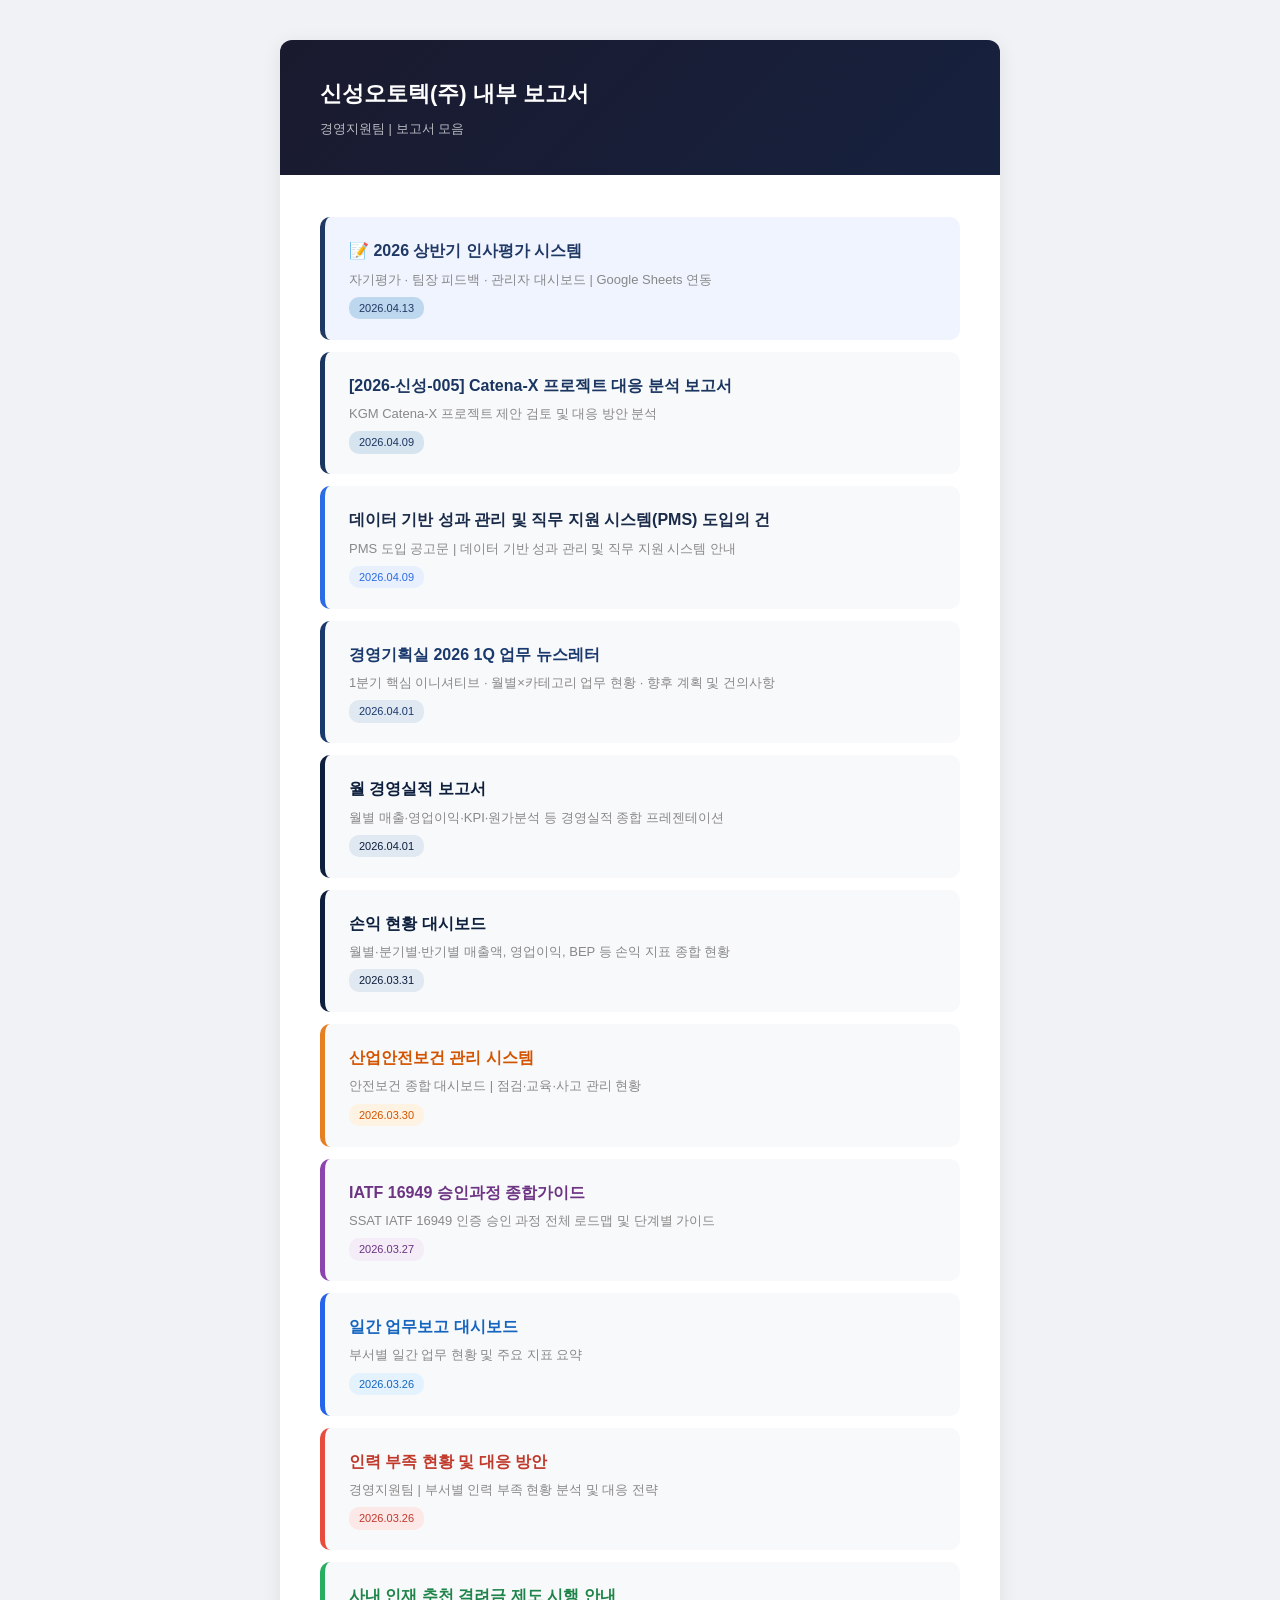
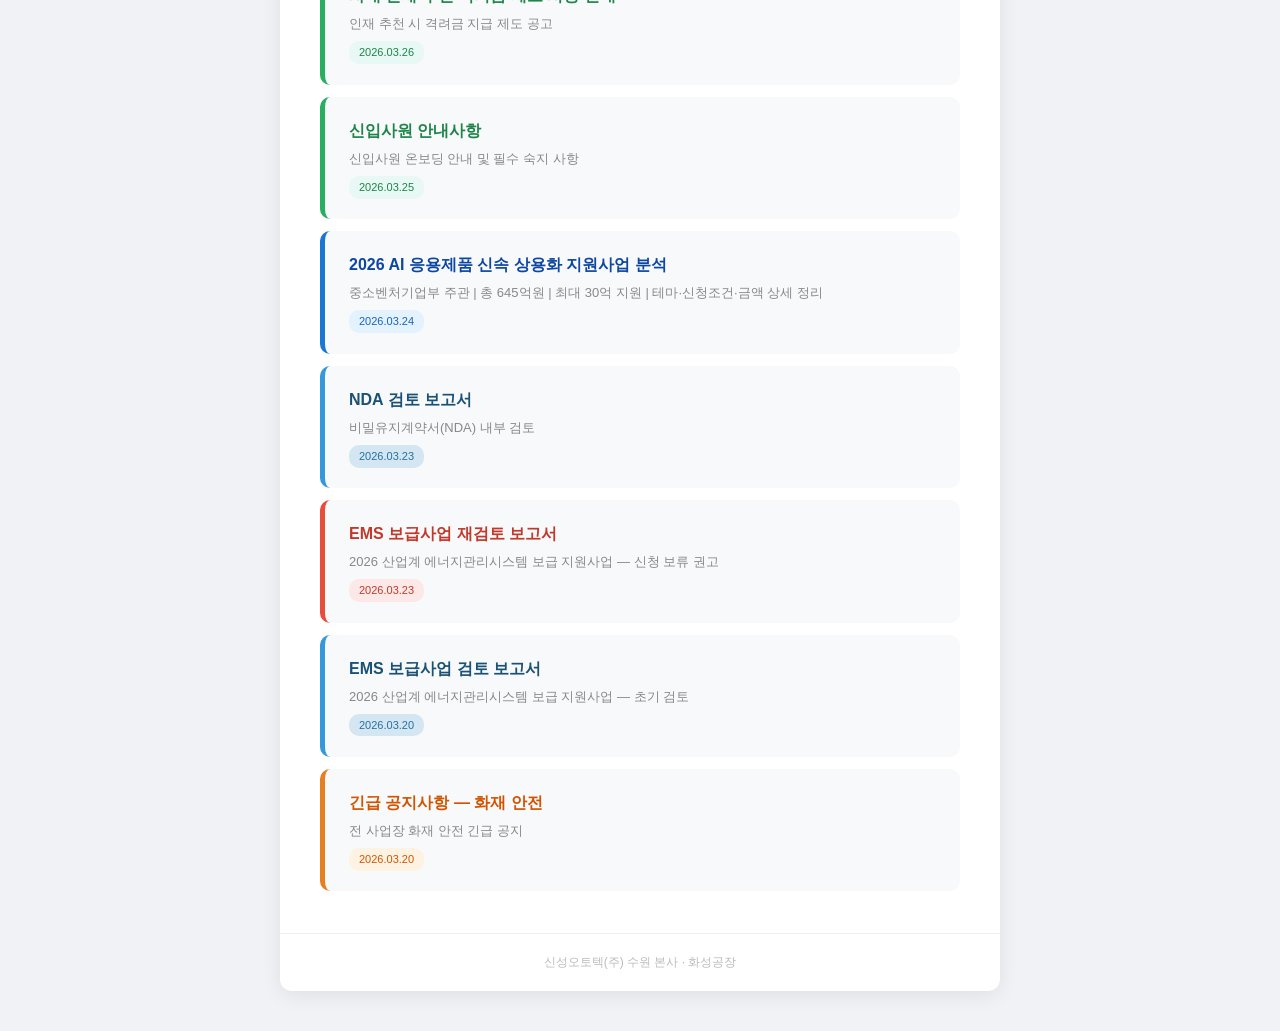
<file: index.html>
<!DOCTYPE html>
<html lang="ko">
<head>
    <meta charset="UTF-8">
    <meta name="viewport" content="width=device-width, initial-scale=1.0">
    <title>신성오토텍(주) 내부 보고서</title>
    <style>
        * { margin: 0; padding: 0; box-sizing: border-box; }
        body {
            font-family: 'Malgun Gothic', '맑은 고딕', Arial, sans-serif;
            background-color: #f0f2f5;
            color: #333;
            line-height: 1.7;
        }
        .container {
            max-width: 720px;
            margin: 40px auto;
            background: #fff;
            border-radius: 12px;
            overflow: hidden;
            box-shadow: 0 4px 20px rgba(0,0,0,0.08);
        }
        .header {
            background: linear-gradient(135deg, #1a1a2e, #16213e);
            color: #fff;
            padding: 35px 40px;
        }
        .header h1 { font-size: 22px; margin-bottom: 6px; }
        .header .sub { font-size: 13px; opacity: 0.7; }
        .content { padding: 30px 40px; }

        .card {
            display: block;
            text-decoration: none;
            color: #333;
            background: #f8f9fa;
            border-radius: 10px;
            padding: 20px 24px;
            margin: 12px 0;
            border-left: 5px solid #3498db;
            transition: all 0.2s ease;
        }
        .card:hover {
            background: #eaf2f8;
            transform: translateX(4px);
            box-shadow: 0 2px 12px rgba(0,0,0,0.06);
        }
        .card .title {
            font-size: 16px;
            font-weight: bold;
            color: #1a5276;
            margin-bottom: 4px;
        }
        .card .desc {
            font-size: 13px;
            color: #888;
        }
        .card .date {
            display: inline-block;
            background: #d4e6f1;
            color: #2471a3;
            font-size: 11px;
            padding: 2px 10px;
            border-radius: 10px;
            margin-top: 6px;
        }

        .card.warn { border-left-color: #e74c3c; }
        .card.warn .title { color: #c0392b; }
        .card.warn .date { background: #fde8e8; color: #c0392b; }

        .card.safety { border-left-color: #e67e22; }
        .card.safety .title { color: #d35400; }
        .card.safety .date { background: #fef3e2; color: #d35400; }

        .footer {
            padding: 18px 40px;
            font-size: 12px;
            color: #bbb;
            border-top: 1px solid #eee;
            text-align: center;
        }
    </style>
</head>
<body>
    <div class="container">
        <div class="header">
            <h1>신성오토텍(주) 내부 보고서</h1>
            <div class="sub">경영지원팀 | 보고서 모음</div>
        </div>
        <div class="content">

            <a class="card" href="eval/" style="border-left-color: #1F3864; background: #f0f4ff;">
                <div class="title" style="color: #1F3864;">📝 2026 상반기 인사평가 시스템</div>
                <div class="desc">자기평가 · 팀장 피드백 · 관리자 대시보드 | Google Sheets 연동</div>
                <span class="date" style="background: #BDD7EE; color: #1F3864;">2026.04.13</span>
            </a>

            <a class="card" href="CatenaX_대응분석보고서_20260409.html" style="border-left-color: #1a3560;">
                <div class="title" style="color: #1a3560;">[2026-신성-005] Catena-X 프로젝트 대응 분석 보고서</div>
                <div class="desc">KGM Catena-X 프로젝트 제안 검토 및 대응 방안 분석</div>
                <span class="date" style="background: #d6e4f0; color: #1a3560;">2026.04.09</span>
            </a>

            <a class="card" href="PMS_도입_공고문.html" style="border-left-color: #2d6be4;">
                <div class="title" style="color: #1a2b4a;">데이터 기반 성과 관리 및 직무 지원 시스템(PMS) 도입의 건</div>
                <div class="desc">PMS 도입 공고문 | 데이터 기반 성과 관리 및 직무 지원 시스템 안내</div>
                <span class="date" style="background: #e8f0fd; color: #2d6be4;">2026.04.09</span>
            </a>

            <a class="card" href="1q-newsletter-2026.html" style="border-left-color: #1a3a6e;">
                <div class="title" style="color: #1a3a6e;">경영기획실 2026 1Q 업무 뉴스레터</div>
                <div class="desc">1분기 핵심 이니셔티브 · 월별×카테고리 업무 현황 · 향후 계획 및 건의사항</div>
                <span class="date" style="background: #e0e8f2; color: #1a3a6e;">2026.04.01</span>
            </a>

            <a class="card" href="monthly-report.html" style="border-left-color: #0d1f3c;">
                <div class="title" style="color: #0d1f3c;">월 경영실적 보고서</div>
                <div class="desc">월별 매출·영업이익·KPI·원가분석 등 경영실적 종합 프레젠테이션</div>
                <span class="date" style="background: #e0e8f2; color: #0d1f3c;">2026.04.01</span>
            </a>

            <a class="card" href="https://script.google.com/macros/s/AKfycbxoHSTD6MrSX3cdwWLMTdIXc6bKWSaiPtsKSIjgcS1W8Bcgbo-vUiQuA-YIE8uX2lf0/exec" target="_blank" style="border-left-color: #0d1f3c;">
                <div class="title" style="color: #0d1f3c;">손익 현황 대시보드</div>
                <div class="desc">월별·분기별·반기별 매출액, 영업이익, BEP 등 손익 지표 종합 현황</div>
                <span class="date" style="background: #e0e8f2; color: #0d1f3c;">2026.03.31</span>
            </a>

            <a class="card safety" href="safety_dashboard.html">
                <div class="title">산업안전보건 관리 시스템</div>
                <div class="desc">안전보건 종합 대시보드 | 점검·교육·사고 관리 현황</div>
                <span class="date">2026.03.30</span>
            </a>

            <a class="card" href="SSAT_IATF16949_승인과정_종합가이드.html" style="border-left-color: #8e44ad;">
                <div class="title" style="color: #6c3483;">IATF 16949 승인과정 종합가이드</div>
                <div class="desc">SSAT IATF 16949 인증 승인 과정 전체 로드맵 및 단계별 가이드</div>
                <span class="date" style="background: #f4ecf7; color: #6c3483;">2026.03.27</span>
            </a>

            <a class="card" href="daily-dashboard.html" style="border-left-color: #2563eb;">
                <div class="title" style="color: #1565c0;">일간 업무보고 대시보드</div>
                <div class="desc">부서별 일간 업무 현황 및 주요 지표 요약</div>
                <span class="date" style="background: #e3f2fd; color: #1565c0;">2026.03.26</span>
            </a>

            <a class="card warn" href="labor-shortage-report.html">
                <div class="title">인력 부족 현황 및 대응 방안</div>
                <div class="desc">경영지원팀 | 부서별 인력 부족 현황 분석 및 대응 전략</div>
                <span class="date">2026.03.26</span>
            </a>

            <a class="card" href="인재추천격려금_공고문.html" style="border-left-color: #27ae60;">
                <div class="title" style="color: #1e8449;">사내 인재 추천 격려금 제도 시행 안내</div>
                <div class="desc">인재 추천 시 격려금 지급 제도 공고</div>
                <span class="date" style="background: #e8f8f5; color: #1e8449;">2026.03.26</span>
            </a>

            <a class="card" href="신입사원_안내사항.html" style="border-left-color: #27ae60;">
                <div class="title" style="color: #1e8449;">신입사원 안내사항</div>
                <div class="desc">신입사원 온보딩 안내 및 필수 숙지 사항</div>
                <span class="date" style="background: #e8f8f5; color: #1e8449;">2026.03.25</span>
            </a>

            <a class="card" href="ai_product_support_2026.html" style="border-left-color: #1976d2;">
                <div class="title" style="color: #0d47a1;">2026 AI 응용제품 신속 상용화 지원사업 분석</div>
                <div class="desc">중소벤처기업부 주관 | 총 645억원 | 최대 30억 지원 | 테마·신청조건·금액 상세 정리</div>
                <span class="date" style="background: #e3f2fd; color: #1565c0;">2026.03.24</span>
            </a>

            <a class="card" href="nda_review.html">
                <div class="title">NDA 검토 보고서</div>
                <div class="desc">비밀유지계약서(NDA) 내부 검토</div>
                <span class="date">2026.03.23</span>
            </a>

            <a class="card warn" href="ems-rereview.html">
                <div class="title">EMS 보급사업 재검토 보고서</div>
                <div class="desc">2026 산업계 에너지관리시스템 보급 지원사업 — 신청 보류 권고</div>
                <span class="date">2026.03.23</span>
            </a>

            <a class="card" href="ems-review.html">
                <div class="title">EMS 보급사업 검토 보고서</div>
                <div class="desc">2026 산업계 에너지관리시스템 보급 지원사업 — 초기 검토</div>
                <span class="date">2026.03.20</span>
            </a>

            <a class="card safety" href="fire-safety.html">
                <div class="title">긴급 공지사항 — 화재 안전</div>
                <div class="desc">전 사업장 화재 안전 긴급 공지</div>
                <span class="date">2026.03.20</span>
            </a>

        </div>
        <div class="footer">
            신성오토텍(주) 수원 본사 · 화성공장
        </div>
    </div>
</body>
</html>
</file>
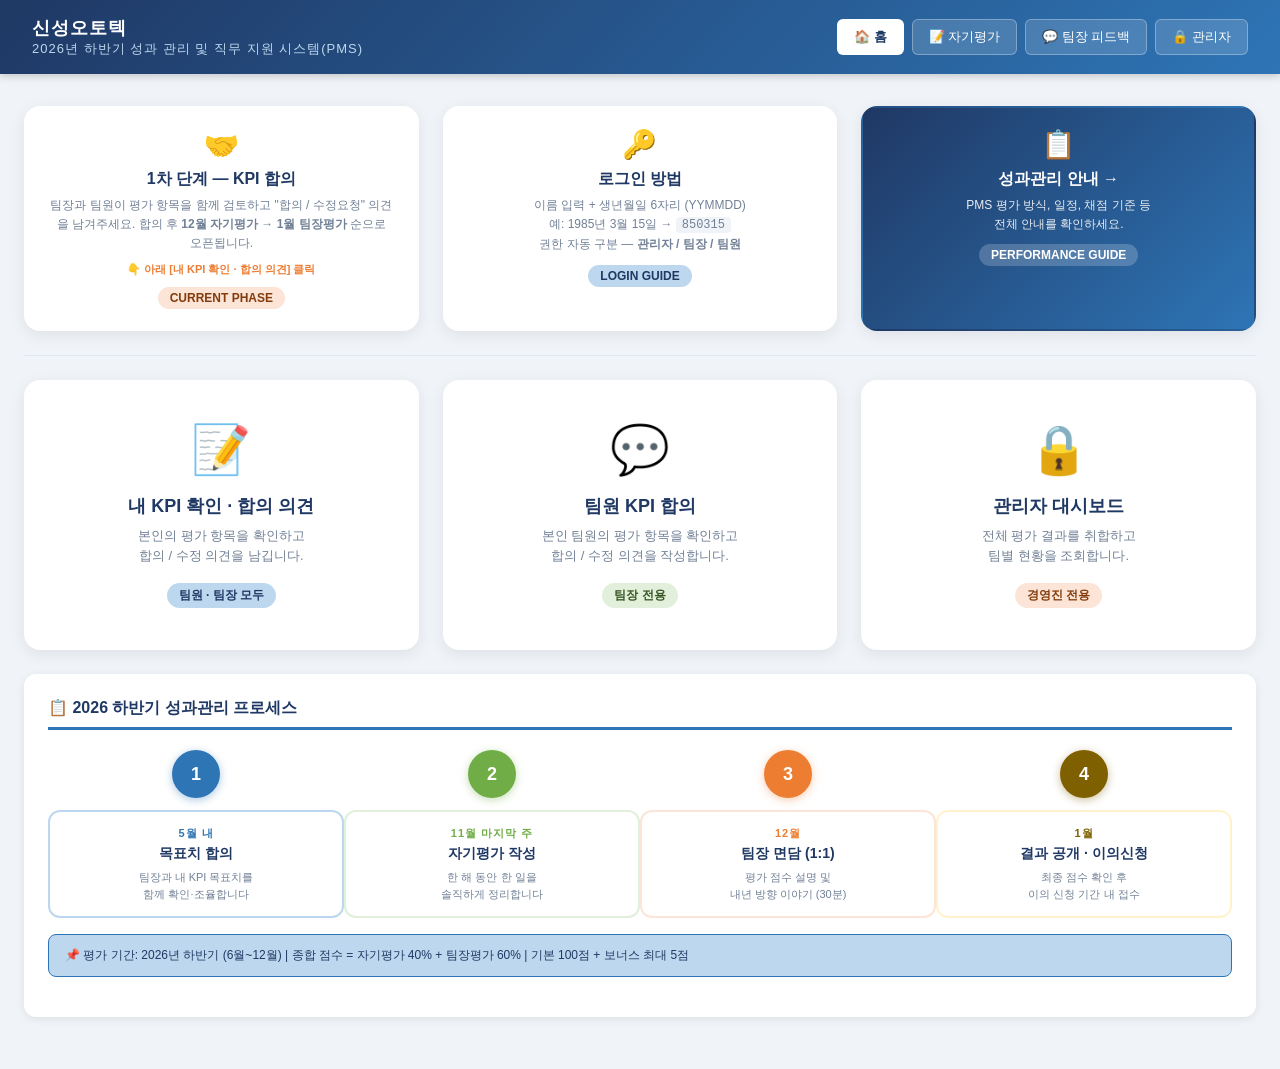
<file: eval/index.html>
<!DOCTYPE html>
<html lang="ko">
<head>
  <meta charset="UTF-8">
  <meta name="viewport" content="width=device-width, initial-scale=1.0">
  <title>신성오토텍 2026 성과관리 시스템(PMS)</title>
  <link rel="stylesheet" href="style.css">
</head>
<body>

<!-- ── 헤더 ─────────────────────────────────────── -->
<header>
  <div class="logo">
    신성오토텍
    <span>2026년 하반기 성과 관리 및 직무 지원 시스템(PMS)</span>
  </div>
  <nav>
    <button class="active" onclick="showPage('home')">🏠 홈</button>
    <button onclick="showPage('self')">📝 자기평가</button>
    <button onclick="showPage('manager')">💬 팀장 피드백</button>
    <button onclick="showPage('admin')">🔒 관리자</button>
  </nav>
</header>

<!-- ══════════════════════════════════════════════ -->
<!-- 홈 화면                                        -->
<!-- ══════════════════════════════════════════════ -->
<main id="page-home">
  <!-- ▼ 상단 3-박스 안내 (1차 단계 / 로그인 방법 / 성과관리 가이드) -->
  <div class="home-grid" style="margin-top:0;margin-bottom:8px;">

    <!-- 1차 단계 -->
    <div class="home-card" style="cursor:default;padding:20px 24px;">
      <div style="font-size:28px;margin-bottom:8px;">🤝</div>
      <h2 style="font-size:16px;margin-bottom:6px;">1차 단계 — KPI 합의</h2>
      <p style="font-size:12px;">팀장과 팀원이 평가 항목을 함께 검토하고 "합의 / 수정요청" 의견을 남겨주세요.
        합의 후 <b>12월 자기평가 → 1월 팀장평가</b> 순으로 오픈됩니다.</p>
      <div style="margin-top:8px;font-size:11px;color:#ED7D31;font-weight:600;">👇 아래 [내 KPI 확인 · 합의 의견] 클릭</div>
      <div class="badge" style="background:#FCE4D6;color:#843C0C;margin-top:10px;">CURRENT PHASE</div>
    </div>

    <!-- 로그인 방법 -->
    <div class="home-card" style="cursor:default;padding:20px 24px;">
      <div style="font-size:28px;margin-bottom:8px;">🔑</div>
      <h2 style="font-size:16px;margin-bottom:6px;">로그인 방법</h2>
      <p style="font-size:12px;">이름 입력 + 생년월일 6자리 (YYMMDD)<br>
        예: 1985년 3월 15일 → <code style="background:#f0f4f8;padding:1px 6px;border-radius:4px;">850315</code><br>
        권한 자동 구분 — <b>관리자 / 팀장 / 팀원</b></p>
      <div class="badge" style="background:#BDD7EE;color:#1F3864;margin-top:10px;">LOGIN GUIDE</div>
    </div>

    <!-- 성과관리 가이드 (차별점 — 푸른 계열) -->
    <a href="guide.html" target="_blank" class="home-card"
       style="background:linear-gradient(135deg,#1F3864,#2E75B6);color:white;text-decoration:none;display:block;padding:20px 24px;">
      <div style="font-size:28px;margin-bottom:8px;">📋</div>
      <h2 style="color:white;font-size:16px;margin-bottom:6px;">성과관리 안내 →</h2>
      <p style="color:rgba(255,255,255,0.9);font-size:12px;">
        PMS 평가 방식, 일정, 채점 기준 등<br>전체 안내를 확인하세요.
      </p>
      <div class="badge" style="background:rgba(255,255,255,0.2);color:white;margin-top:10px;">PERFORMANCE GUIDE</div>
    </a>

  </div>

  <!-- 구분선 -->
  <hr style="border:none;border-top:1px solid #e2e8f0;margin:24px 0;">

  <div class="home-grid">
    <div class="home-card self" onclick="showPage('self')">
      <div class="icon">📝</div>
      <h2>내 KPI 확인 · 합의 의견</h2>
      <p>본인의 평가 항목을 확인하고<br>합의 / 수정 의견을 남깁니다.</p>
      <div class="badge">팀원 · 팀장 모두</div>
    </div>
    <div class="home-card manager" onclick="showPage('manager')">
      <div class="icon">💬</div>
      <h2>팀원 KPI 합의</h2>
      <p>본인 팀원의 평가 항목을 확인하고<br>합의 / 수정 의견을 작성합니다.</p>
      <div class="badge">팀장 전용</div>
    </div>
    <div class="home-card admin" onclick="showPage('admin')">
      <div class="icon">🔒</div>
      <h2>관리자 대시보드</h2>
      <p>전체 평가 결과를 취합하고<br>팀별 현황을 조회합니다.</p>
      <div class="badge">경영진 전용</div>
    </div>
  </div>

  <!-- 성과관리 프로세스 (타임라인) -->
  <div class="card" style="margin-top:24px;">
    <div class="section-title" style="font-size:16px;">📋 2026 하반기 성과관리 프로세스</div>
    <div style="display:flex;align-items:stretch;gap:0;margin-top:16px;position:relative;">
      <!-- 연결선 -->
      <div style="position:absolute;top:50%;left:40px;right:40px;height:3px;background:linear-gradient(90deg,#2E75B6,#70AD47,#ED7D31,#7F6000);z-index:0;"></div>

      <!-- STEP 1 -->
      <div style="flex:1;text-align:center;position:relative;z-index:1;">
        <div style="width:48px;height:48px;margin:0 auto;background:#2E75B6;border-radius:50%;display:flex;align-items:center;justify-content:center;color:white;font-weight:900;font-size:18px;box-shadow:0 2px 8px rgba(46,117,182,0.4);">1</div>
        <div style="background:white;border:2px solid #BDD7EE;border-radius:12px;padding:14px 12px;margin-top:12px;">
          <div style="font-size:11px;color:#2E75B6;font-weight:700;letter-spacing:1px;">5월 내</div>
          <div style="font-weight:bold;color:#1F3864;font-size:14px;margin-top:4px;">목표치 합의</div>
          <div style="font-size:11px;color:#718096;margin-top:6px;line-height:1.5;">팀장과 내 KPI 목표치를<br>함께 확인·조율합니다</div>
        </div>
      </div>

      <!-- STEP 2 -->
      <div style="flex:1;text-align:center;position:relative;z-index:1;">
        <div style="width:48px;height:48px;margin:0 auto;background:#70AD47;border-radius:50%;display:flex;align-items:center;justify-content:center;color:white;font-weight:900;font-size:18px;box-shadow:0 2px 8px rgba(112,173,71,0.4);">2</div>
        <div style="background:white;border:2px solid #E2EFDA;border-radius:12px;padding:14px 12px;margin-top:12px;">
          <div style="font-size:11px;color:#70AD47;font-weight:700;letter-spacing:1px;">11월 마지막 주</div>
          <div style="font-weight:bold;color:#1F3864;font-size:14px;margin-top:4px;">자기평가 작성</div>
          <div style="font-size:11px;color:#718096;margin-top:6px;line-height:1.5;">한 해 동안 한 일을<br>솔직하게 정리합니다</div>
        </div>
      </div>

      <!-- STEP 3 -->
      <div style="flex:1;text-align:center;position:relative;z-index:1;">
        <div style="width:48px;height:48px;margin:0 auto;background:#ED7D31;border-radius:50%;display:flex;align-items:center;justify-content:center;color:white;font-weight:900;font-size:18px;box-shadow:0 2px 8px rgba(237,125,49,0.4);">3</div>
        <div style="background:white;border:2px solid #FCE4D6;border-radius:12px;padding:14px 12px;margin-top:12px;">
          <div style="font-size:11px;color:#ED7D31;font-weight:700;letter-spacing:1px;">12월</div>
          <div style="font-weight:bold;color:#1F3864;font-size:14px;margin-top:4px;">팀장 면담 (1:1)</div>
          <div style="font-size:11px;color:#718096;margin-top:6px;line-height:1.5;">평가 점수 설명 및<br>내년 방향 이야기 (30분)</div>
        </div>
      </div>

      <!-- STEP 4 -->
      <div style="flex:1;text-align:center;position:relative;z-index:1;">
        <div style="width:48px;height:48px;margin:0 auto;background:#7F6000;border-radius:50%;display:flex;align-items:center;justify-content:center;color:white;font-weight:900;font-size:18px;box-shadow:0 2px 8px rgba(127,96,0,0.4);">4</div>
        <div style="background:white;border:2px solid #FFF2CC;border-radius:12px;padding:14px 12px;margin-top:12px;">
          <div style="font-size:11px;color:#7F6000;font-weight:700;letter-spacing:1px;">1월</div>
          <div style="font-weight:bold;color:#1F3864;font-size:14px;margin-top:4px;">결과 공개 · 이의신청</div>
          <div style="font-size:11px;color:#718096;margin-top:6px;line-height:1.5;">최종 점수 확인 후<br>이의 신청 기간 내 접수</div>
        </div>
      </div>
    </div>
    <div class="alert alert-info mt-16" style="font-size:12px;">
      📌 평가 기간: 2026년 하반기 (6월~12월) | 종합 점수 = 자기평가 40% + 팀장평가 60% | 기본 100점 + 보너스 최대 5점
    </div>
  </div>
</main>

<!-- ══════════════════════════════════════════════ -->
<!-- 자기평가 입력                                   -->
<!-- ══════════════════════════════════════════════ -->
<main id="page-self" class="hidden">
  <div class="section-title">📝 내 KPI 확인 · 합의 의견 (1차 단계)</div>

  <!-- 인증 화면 -->
  <div id="self-auth" class="login-wrap">
    <div class="icon">📝</div>
    <h2>본인 인증</h2>
    <p>이름 선택 후 생년월일 6자리(YYMMDD)를 입력하세요.</p>
    <div class="form-group" style="text-align:left;">
      <label>이름</label>
      <input type="text" id="self-auth-name" placeholder="본인 이름 입력"
        onkeydown="if(event.key==='Enter')document.getElementById('self-auth-birth').focus()">
    </div>
    <div class="form-group" style="text-align:left;">
      <label>생년월일 (6자리)</label>
      <input type="password" id="self-auth-birth" placeholder="예: 850315" maxlength="6"
        onkeydown="if(event.key==='Enter')verifySelf()">
    </div>
    <button class="btn btn-primary" style="width:100%;margin-top:8px;" onclick="verifySelf()">확인</button>
    <div id="self-auth-err" class="hidden alert alert-error mt-8"></div>
  </div>

  <!-- 인증 후 평가 폼 -->
  <div id="self-verified" class="hidden">
    <div class="card">
      <div id="self-person-info" style="background:#f0f4f8;padding:12px 16px;border-radius:8px;font-size:13px;color:#4a5568;"></div>
    </div>

  <div id="self-form-container" class="hidden">
    <div class="alert alert-warning" style="font-size:13px;background:#FFF8E1;border:1px solid #FFE082;color:#7F6000;">
      🔒 <b>점수 입력은 12월에 오픈됩니다.</b> 지금은 평가 항목을 검토하고 합의/수정 의견만 제출해주세요.
    </div>

    <div class="card">
      <div class="section-title" style="font-size:15px;">🤝 KPI 항목별 합의 의견</div>
      <div class="alert alert-info" style="font-size:12px;">
        💡 각 항목별로 <b>"합의"</b>(이대로 평가받겠음) 또는 <b>"수정요청"</b>(항목 변경 필요)을 선택하고, 수정요청인 경우 어떻게 바꿀지 적어주세요.
      </div>

      <table class="kpi-table" id="self-consensus-table">
        <thead>
          <tr>
            <th style="width:22%">평가 항목</th>
            <th>세부 KPI 내용</th>
            <th style="width:120px;text-align:center;">합의 상태</th>
            <th style="width:30%">수정 요청 / 메모</th>
          </tr>
        </thead>
        <tbody id="self-consensus-body"></tbody>
      </table>
    </div>

    <div class="card">
      <div class="section-title" style="font-size:15px;">💬 종합 의견 (선택)</div>
      <div class="form-group">
        <label>팀장과 합의 미팅에서 다루고 싶은 추가 의견</label>
        <textarea id="self-consensus-memo" rows="4" placeholder="평가 항목 외 전반적인 의견, 합의 미팅에서 논의하고 싶은 내용을 자유롭게 적어주세요."></textarea>
      </div>
    </div>

    <div class="text-right">
      <button class="btn btn-success" onclick="submitSelfConsensus()">✅ 합의 의견 제출</button>
    </div>
    <div id="self-submit-msg" class="hidden mt-16"></div>
  </div>
  </div><!-- /self-verified -->
</main>

<!-- ══════════════════════════════════════════════ -->
<!-- 팀장 피드백                                     -->
<!-- ══════════════════════════════════════════════ -->
<main id="page-manager" class="hidden">
  <div class="section-title">💬 팀원 KPI 합의 (1차 단계)</div>

  <!-- 인증 화면 -->
  <div id="mgr-auth" class="login-wrap">
    <div class="icon">💬</div>
    <h2>팀장 인증</h2>
    <p>팀원과의 합의 미팅 의견을 기록하기 위해 이름·생년월일을 입력하세요.</p>
    <div class="form-group" style="text-align:left;">
      <label>이름</label>
      <input type="text" id="mgr-auth-name" placeholder="본인 이름 입력"
        onkeydown="if(event.key==='Enter')document.getElementById('mgr-auth-birth').focus()">
    </div>
    <div class="form-group" style="text-align:left;">
      <label>생년월일 (6자리)</label>
      <input type="password" id="mgr-auth-birth" placeholder="예: 850315" maxlength="6"
        onkeydown="if(event.key==='Enter')verifyManager()">
    </div>
    <button class="btn btn-primary" style="width:100%;margin-top:8px;" onclick="verifyManager()">확인</button>
    <div id="mgr-auth-err" class="hidden alert alert-error mt-8"></div>
  </div>

  <!-- 인증 후 평가 폼 -->
  <div id="mgr-verified" class="hidden">
    <div class="card">
      <div id="mgr-evaluator-info" style="background:#f0f4f8;padding:12px 16px;border-radius:8px;font-size:13px;color:#4a5568;margin-bottom:16px;"></div>
      <div class="form-group">
        <label>👥 본인 팀원 선택 (한 명씩 합의 의견 작성)</label>
        <select id="mgr-target-select" onchange="loadManagerForm()">
          <option value="">-- 팀원 이름 선택 --</option>
        </select>
        <div style="font-size:12px;color:#718096;margin-top:6px;">※ 본인 팀원만 목록에 표시됩니다. 팀원별로 따로 저장하세요.</div>
      </div>
      <div id="mgr-person-info" class="hidden" style="background:#f0f4f8;padding:12px 16px;border-radius:8px;font-size:13px;color:#4a5568;"></div>
    </div>

  <div id="mgr-form-container" class="hidden">
    <div class="alert alert-warning" style="font-size:13px;background:#FFF8E1;border:1px solid #FFE082;color:#7F6000;">
      🔒 <b>점수 입력은 1월에 오픈됩니다.</b> 지금은 팀원과 합의한 평가 항목 의견만 기록해주세요.
    </div>

    <div class="card">
      <div class="section-title" style="font-size:15px;">🤝 팀원 KPI 항목별 합의 의견</div>
      <div class="alert alert-info" style="font-size:12px;">
        💡 팀원과의 합의 미팅에서 논의한 결과를 항목별로 <b>"합의"</b> 또는 <b>"수정요청"</b>으로 기록하고, 수정이 필요하면 어떻게 바꿀지 적어주세요.
      </div>

      <table class="kpi-table" id="mgr-consensus-table">
        <thead>
          <tr>
            <th style="width:22%">평가 항목</th>
            <th>세부 KPI 내용</th>
            <th style="width:120px;text-align:center;">합의 상태</th>
            <th style="width:30%">수정 요청 / 메모</th>
          </tr>
        </thead>
        <tbody id="mgr-consensus-body"></tbody>
      </table>
    </div>

    <div class="card">
      <div class="section-title" style="font-size:15px;">📝 합의 미팅 종합 메모 (선택)</div>
      <div class="form-group">
        <label>미팅 주요 논의사항 / 합의 결과</label>
        <textarea id="mgr-consensus-memo" rows="4" placeholder="합의 미팅에서 다뤄진 주요 내용, 결론, 추가 기록할 사항을 적어주세요."></textarea>
      </div>
      <div class="form-group">
        <label>📅 합의 미팅 일자</label>
        <input type="date" id="mgr-interview-date">
      </div>
    </div>

    <div class="text-right">
      <button class="btn btn-success" onclick="submitManagerConsensus()">✅ 합의 의견 제출</button>
    </div>
    <div id="mgr-submit-msg" class="hidden mt-16"></div>
  </div>
  </div><!-- /mgr-verified -->
</main>

<!-- ══════════════════════════════════════════════ -->
<!-- 관리자 대시보드                                  -->
<!-- ══════════════════════════════════════════════ -->
<main id="page-admin" class="hidden">

  <!-- 로그인 화면 -->
  <div id="admin-login" class="login-wrap">
    <div class="icon">🔒</div>
    <h2>관리자 인증</h2>
    <p>경영진 전용 페이지입니다.<br>관리자 비밀번호를 입력하세요.</p>
    <div class="form-group" style="text-align:left;">
      <label>비밀번호</label>
      <input type="password" id="admin-pw" placeholder="비밀번호 입력"
        onkeydown="if(event.key==='Enter')adminLogin()">
    </div>
    <button class="btn btn-primary" style="width:100%;margin-top:8px;" onclick="adminLogin()">로그인</button>
    <div id="admin-login-err" class="hidden alert alert-error mt-8"></div>
  </div>

  <!-- 대시보드 -->
  <div id="admin-dashboard" class="hidden">

    <div style="display:flex;justify-content:space-between;align-items:center;margin-bottom:20px;">
      <div class="section-title" style="margin-bottom:0;">🔒 관리자 대시보드</div>
      <div style="display:flex;gap:8px;">
        <button class="btn btn-outline btn-sm" onclick="exportCSV()">📥 CSV 내보내기</button>
        <button class="btn btn-warning btn-sm" onclick="adminLogout()">로그아웃</button>
      </div>
    </div>

    <!-- 진행 현황 -->
    <div id="admin-status-bar"></div>

    <!-- 통계 카드 -->
    <div class="admin-stats" id="admin-stats"></div>

    <!-- 탭 -->
    <div class="tabs">
      <button class="tab active" onclick="showAdminTab('all')">전체 현황</button>
      <button class="tab" onclick="showAdminTab('team')">팀별 현황</button>
      <button class="tab" onclick="showAdminTab('incomplete')">미완료 현황</button>
      <button class="tab" onclick="showAdminTab('kpi')">📋 전체 KPI 항목</button>
      <button class="tab" onclick="showAdminTab('consensus')">🤝 합의 현황</button>
      <button class="tab" onclick="showAdminTab('final')">🏆 최종 합산 결과</button>
    </div>

    <!-- 전체 현황 테이블 -->
    <div id="admin-tab-all" class="card" style="overflow-x:auto;padding:0;">
      <table class="result-table" id="admin-all-table">
        <thead>
          <tr>
            <th>팀</th><th>성명</th><th>직급</th><th>구분</th>
            <th>자기평가</th><th>팀장평가</th><th>종합점수</th><th>등급</th>
            <th>자기평가 상태</th><th>팀장 피드백 상태</th>
            <th>상세</th>
          </tr>
        </thead>
        <tbody id="admin-all-body"></tbody>
      </table>
    </div>

    <!-- 팀별 현황 -->
    <div id="admin-tab-team" class="hidden">
      <div id="admin-team-content"></div>
    </div>

    <!-- 미완료 현황 -->
    <div id="admin-tab-incomplete" class="hidden">
      <div id="admin-incomplete-content"></div>
    </div>

    <!-- 전체 KPI 항목 -->
    <div id="admin-tab-kpi" class="hidden">
      <div id="admin-kpi-content"></div>
    </div>

    <!-- 합의 현황 -->
    <div id="admin-tab-consensus" class="hidden">
      <div id="admin-consensus-content"></div>
    </div>

    <!-- 최종 합산 결과 -->
    <div id="admin-tab-final" class="hidden">
      <div id="admin-final-content"></div>
    </div>

    <!-- 상세 모달 -->
    <div id="detail-modal" class="hidden" style="
      position:fixed;top:0;left:0;width:100%;height:100%;
      background:rgba(0,0,0,0.5);z-index:1000;overflow-y:auto;">
      <div style="max-width:700px;margin:40px auto;background:white;border-radius:16px;padding:32px;">
        <div style="display:flex;justify-content:space-between;align-items:center;margin-bottom:20px;">
          <h2 id="modal-title" style="color:#1F3864;font-size:18px;"></h2>
          <button onclick="closeModal()" style="background:none;border:none;font-size:20px;cursor:pointer;">✕</button>
        </div>
        <div id="modal-content"></div>
      </div>
    </div>
  </div>
</main>

<!-- ══════════════════════════════════════════════ -->
<!-- JavaScript                                      -->
<!-- ══════════════════════════════════════════════ -->
<script src="employees.js"></script>
<script>
// ━━━━━━━━━━━━━━━━━━━━━━━━━━━━━━━━━━━━━━━━━━━━━━
//  Google Apps Script 연동 설정
// ━━━━━━━━━━━━━━━━━━━━━━━━━━━━━━━━━━━━━━━━━━━━━━
// ⚠️ 아래 URL을 본인의 Google Apps Script 웹 앱 URL로 교체하세요
const API_URL = 'https://script.google.com/macros/s/AKfycbziyY3j2JnB69YevEuw2llePTiGo58xx7OzZxs2qzhFDlRB-Mo8vjDxXcd22CAYxP6w/exec';

/** Apps Script GET 요청 (CORS 리다이렉트 대응) */
async function apiGet(action, params = {}) {
  const url = new URL(API_URL);
  url.searchParams.set('action', action);
  Object.entries(params).forEach(([k, v]) => url.searchParams.set(k, v));
  const res = await fetch(url.toString(), { redirect: 'follow' });
  return res.json();
}

/** Apps Script POST 요청 (CORS 리다이렉트 대응) */
async function apiPost(action, body = {}) {
  body.action = action;
  const res = await fetch(API_URL, {
    method: 'POST',
    redirect: 'follow',
    headers: { 'Content-Type': 'text/plain;charset=utf-8' },
    body: JSON.stringify(body)
  });
  return res.json();
}

// 팀별 그룹핑 헬퍼
function getEmployeesByTeam() {
  const teams = {};
  ALL_EMPLOYEES.forEach(e => {
    if (!teams[e.team]) teams[e.team] = [];
    teams[e.team].push(e);
  });
  return teams;
}

// ── 인증 상태 ────────────────────────────────────
let selfVerifiedName = null;   // 자기평가 인증된 사용자
let mgrVerifiedName = null;    // 팀장 인증된 사용자
let mgrAssignedTargets = [];   // 평가관계 시트 기반 평가대상 목록

// ── 페이지 전환 ──────────────────────────────────
function showPage(page) {
  ['home','self','manager','admin'].forEach(p => {
    document.getElementById('page-'+p).classList.toggle('hidden', p !== page);
  });
  document.querySelectorAll('header nav button').forEach((btn, i) => {
    btn.classList.toggle('active', ['home','self','manager','admin'][i] === page);
  });
  if (page === 'self') initSelfAuthPage();
  if (page === 'manager') initMgrAuthPage();
}

// ── 관리자 대시보드 현황바 ─────────────────────────
async function loadAdminStatusBar() {
  try {
    const result = await apiGet('status');
    const data = result.data || {};
    const total = ALL_EMPLOYEES.length;
    let selfDone = 0, mgrDone = 0;
    ALL_EMPLOYEES.forEach(e => {
      if (data[e.name]?.selfDone) selfDone++;
      if (data[e.name]?.managerDone) mgrDone++;
    });
    document.getElementById('admin-status-bar').innerHTML = `
      <div class="status-summary">
        <div class="stat"><div class="num">${total}</div><div class="label">전체 인원</div></div>
        <div class="stat"><div class="num" style="color:#2E75B6">${selfDone}</div><div class="label">자기평가 완료</div></div>
        <div class="stat"><div class="num" style="color:#70AD47">${mgrDone}</div><div class="label">팀장 피드백 완료</div></div>
        <div class="progress-bar-wrap">
          <div class="pb-label">자기평가 진행률 (${selfDone}/${total})</div>
          <div class="progress-bar"><div class="fill self" style="width:${Math.round(selfDone/total*100)}%"></div></div>
          <div class="pb-label">팀장 피드백 진행률 (${mgrDone}/${total})</div>
          <div class="progress-bar"><div class="fill mgr" style="width:${Math.round(mgrDone/total*100)}%"></div></div>
        </div>
      </div>`;
  } catch(e) { /* 조용히 실패 */ }
}

// ── 자기평가 인증 페이지 초기화 ────────────────────
function initSelfAuthPage() { /* 이름 직접 입력 방식 — 초기화 불필요 */ }

async function verifySelf() {
  const name = (document.getElementById('self-auth-name').value || '').trim();
  const birth = (document.getElementById('self-auth-birth').value || '').trim();
  if (!name) return alert('이름을 입력해주세요.');
  if (!birth || birth.length !== 6) return alert('생년월일 6자리를 입력해주세요.');

  const errEl = document.getElementById('self-auth-err');
  errEl.classList.add('hidden');

  try {
    const result = await apiPost('verify', { name, birthdate: birth });
    if (result.success) {
      selfVerifiedName = name;
      document.getElementById('self-auth').classList.add('hidden');
      document.getElementById('self-verified').classList.remove('hidden');
      loadSelfFormForUser(name);
    } else {
      errEl.textContent = '❌ ' + (result.error || '인증 실패');
      errEl.classList.remove('hidden');
    }
  } catch(e) {
    errEl.textContent = '❌ 서버 연결 오류';
    errEl.classList.remove('hidden');
  }
}

function loadSelfFormForUser(name) {
  const emp = getEmployee(name);
  if (!emp) return;

  document.getElementById('self-person-info').innerHTML = `
    <span class="tag tag-${emp.type}">${emp.type === 'annual' ? '연봉직' : '시급직'}</span>
    <strong style="margin-left:8px;">${emp.name}</strong> ${emp.rank} — ${emp.team}`;

  const criteria = getEffectiveCriteria(emp);

  // 평가만 하는 사람(evaluator-only) — 평가 항목이 없으면 합의 폼 숨김
  if (!criteria || criteria.length === 0 || emp.evaluatorOnly) {
    document.getElementById('self-form-container').classList.add('hidden');
    document.getElementById('self-person-info').insertAdjacentHTML('afterend', `
      <div class="alert alert-info mt-16" style="font-size:13px;">
        ℹ️ <b>${emp.name}</b>님은 <b>평가만 수행</b>하는 역할로 등록되어 있어, 본인에 대한 평가 항목은 없습니다.<br>
        팀원 KPI 합의는 상단 메뉴의 <b>"팀원 KPI 합의"</b>에서 진행해주세요.
      </div>`);
    return;
  }

  document.getElementById('self-form-container').classList.remove('hidden');
  renderConsensusTable('self-consensus-body', criteria, 'self', emp);
  document.getElementById('self-submit-msg').classList.add('hidden');
}

/** 합의 의견 테이블 렌더링 (1차 단계) */
function renderConsensusTable(tbodyId, criteria, prefix, emp) {
  const tbody = document.getElementById(tbodyId);
  tbody.innerHTML = '';
  const rows = criteria.slice();
  if (emp.type === 'annual' && emp.bonus) {
    rows.push({ id:'bonus', label:'🚀 자율 혁신 보너스', desc: emp.bonus.label + ' — ' + emp.bonus.desc, max:5 });
  }
  rows.forEach(item => {
    const catClass = item.id === 'bonus' ? 'bonus'
      : (item.id.startsWith('h') || item.id.startsWith('c')) ? '사훈ESG' : '직무역량';
    tbody.insertAdjacentHTML('beforeend', `
      <tr data-id="${item.id}" data-label="${item.label.replace(/"/g,'&quot;')}" data-desc="${item.desc.replace(/"/g,'&quot;')}">
        <td>
          <span class="category-badge ${catClass}">${item.label}</span>
          <div style="font-size:10px;color:#a0aec0;margin-top:4px;">만점 ${item.max}점</div>
        </td>
        <td style="color:#4a5568;font-size:12px;">${item.desc}</td>
        <td style="text-align:center;">
          <label style="display:block;margin-bottom:6px;cursor:pointer;font-size:13px;">
            <input type="radio" name="${prefix}-status-${item.id}" value="합의" checked> ✅ 합의
          </label>
          <label style="display:block;cursor:pointer;font-size:13px;">
            <input type="radio" name="${prefix}-status-${item.id}" value="수정요청"> ✏️ 수정요청
          </label>
        </td>
        <td>
          <textarea id="${prefix}-revision-${item.id}" rows="2" style="width:100%;font-size:12px;padding:6px;" placeholder="수정요청 시 어떻게 변경할지 또는 메모를 적어주세요."></textarea>
        </td>
      </tr>`);
  });
}

function renderKpiTable(tbodyId, totalId, criteria, prefix) {
  const tbody = document.getElementById(tbodyId);
  tbody.innerHTML = '';
  criteria.forEach(item => {
    const catClass = item.id.startsWith('h') || item.id.startsWith('c') ? '사훈ESG' : '직무역량';
    const guideType = item.id.startsWith('h') || item.id.startsWith('c') ? 'sahun' : 'kpi';
    const grades = [
      { g:'S', label:'탁월', pct:1.0,  color:'#1a6634' },
      { g:'A', label:'우수', pct:0.8,  color:'#2E75B6' },
      { g:'B', label:'양호', pct:0.6,  color:'#5a6ea8' },
      { g:'C', label:'보통', pct:0.4,  color:'#7F6000' },
      { g:'D', label:'미흡', pct:0.2,  color:'#C00000' },
    ];
    const gradeButtons = grades.map(gd => {
      const pts = Math.round(item.max * gd.pct);
      const guide = GRADING_GUIDE[guideType]?.[gd.g] || {};
      const tooltip = guide.keyword ? `${guide.keyword}\n\n${guide.checklist || ''}` : '';
      return `<button class="grade-btn" data-grade="${gd.g}" data-pts="${pts}"
        style="--gc:${gd.color}"
        title="${tooltip.replace(/"/g,'&quot;')}"
        onclick="selectGrade('${prefix}','${item.id}',${pts},this)">
        <span class="g-letter">${gd.g}</span>
        <span class="g-label">${gd.label}</span>
        <span class="g-pts">${pts}점</span>
      </button>`;
    }).join('');

    tbody.insertAdjacentHTML('beforeend', `
      <tr>
        <td>
          <span class="category-badge ${catClass}">${item.label}</span>
          <div style="font-size:10px;color:#a0aec0;margin-top:4px;">만점 ${item.max}점</div>
        </td>
        <td style="color:#4a5568;font-size:12px;">${item.desc}</td>
        <td>
          <div class="grade-row">${gradeButtons}</div>
          <div class="grade-selected" id="${prefix}-selected-${item.id}">
            — 미선택 —
          </div>
          <input type="hidden" id="${prefix}-input-${item.id}" value="0">
        </td>
      </tr>`);
  });
  updateTotal(prefix, totalId, criteria);
}

/** 보너스 섹션 렌더링 (연봉직만) */
function renderBonusSection(prefix, emp) {
  const section = document.getElementById(prefix + '-bonus-section');
  if (!emp.bonus) { section.classList.add('hidden'); return; }
  section.classList.remove('hidden');
  const grades = [
    { g:'S', pts:5, color:'#1a6634' },
    { g:'A', pts:4, color:'#2E75B6' },
    { g:'B', pts:3, color:'#5a6ea8' },
    { g:'C', pts:2, color:'#7F6000' },
    { g:'D', pts:1, color:'#C00000' },
  ];
  const btns = grades.map(gd => {
    const guide = GRADING_GUIDE.bonus?.[gd.g] || {};
    const tooltip = guide.activity ? `${guide.activity}\n조건: ${guide.condition || ''}` : '';
    return `<button class="grade-btn" data-grade="${gd.g}" data-pts="${gd.pts}"
      style="--gc:${gd.color}"
      title="${tooltip.replace(/"/g,'&quot;')}"
      onclick="selectBonus('${prefix}',${gd.pts},this)">
      <span class="g-letter">${gd.g}</span>
      <span class="g-pts">+${gd.pts}점</span>
    </button>`;
  }).join('');

  section.innerHTML = `
    <div style="background:#EBF8FF;border:1px solid #BEE3F8;border-radius:8px;padding:14px 16px;margin-bottom:16px;">
      <div style="font-weight:600;color:#2B6CB0;margin-bottom:6px;">🚀 자율 혁신 보너스 (+최대 5점)</div>
      <div style="font-size:12px;color:#4a5568;margin-bottom:10px;"><strong>${emp.bonus.label}</strong> — ${emp.bonus.desc}</div>
      <div class="grade-row">${btns}
        <button class="grade-btn" style="--gc:#999" onclick="selectBonus('${prefix}',0,this)">
          <span class="g-letter">-</span><span class="g-pts">미신청</span>
        </button>
      </div>
      <div class="grade-selected" id="${prefix}-selected-bonus">— 미선택 (미신청 시 0점) —</div>
      <input type="hidden" id="${prefix}-input-bonus" value="0">
    </div>`;
}

function selectBonus(prefix, pts, btn) {
  const section = btn.closest('div[style*="background"]');
  section.querySelectorAll('.grade-btn').forEach(b => b.classList.remove('selected'));
  btn.classList.add('selected');
  document.getElementById(prefix + '-input-bonus').value = pts;
  const selEl = document.getElementById(prefix + '-selected-bonus');
  selEl.innerHTML = pts > 0
    ? `<span style="color:#2B6CB0;font-weight:700;">+${pts}점 선택</span>`
    : `<span style="color:#999;">미신청 (0점)</span>`;
}

function selectGrade(prefix, id, pts, btn) {
  const row = btn.closest('tr');
  row.querySelectorAll('.grade-btn').forEach(b => b.classList.remove('selected'));
  btn.classList.add('selected');

  document.getElementById(`${prefix}-input-${id}`).value = pts;

  const selEl = document.getElementById(`${prefix}-selected-${id}`);
  const grade = btn.dataset.grade;
  const gradeColors = {S:'#1a6634',A:'#2E75B6',B:'#5a6ea8',C:'#7F6000',D:'#C00000'};
  selEl.innerHTML = `<span style="color:${gradeColors[grade]};font-weight:700;">${grade}등급</span> <span style="color:#555;">${pts}점 선택됨</span>`;

  updateTotal(prefix, prefix === 'self' ? 'self-total-display' : 'mgr-total-display',
    getCurrentCriteria(prefix));
}

function getCurrentCriteria(prefix) {
  const name = prefix === 'self' ? selfVerifiedName : document.getElementById('mgr-target-select').value;
  const emp = getEmployee(name);
  if (!emp) return [];
  return getEffectiveCriteria(emp);
}

function getEffectiveCriteria(emp) {
  if (emp.type !== 'annual') return HOURLY_CRITERIA;
  return emp.kpis;
}

function updateTotal(prefix, totalId, criteria) {
  let total = 0, maxTotal = 0;
  criteria.forEach(item => {
    total += parseInt(document.getElementById(`${prefix}-input-${item.id}`)?.value || 0);
    maxTotal += item.max;
  });
  const el = document.getElementById(totalId);
  if (el) {
    el.textContent = `${total} / ${maxTotal}`;
    el.style.color = total >= 90 ? '#375623' : total >= 75 ? '#2E75B6' : total >= 60 ? '#7F6000' : '#E53E3E';
  }
}

// ── 합의 의견 수집 헬퍼 ─────────────────────────
function collectConsensusItems(prefix) {
  const rows = document.querySelectorAll(`#${prefix}-consensus-body tr[data-id]`);
  const items = [];
  rows.forEach(tr => {
    const id = tr.dataset.id;
    const label = tr.dataset.label;
    const desc = tr.dataset.desc;
    const status = (document.querySelector(`input[name="${prefix}-status-${id}"]:checked`) || {}).value || '합의';
    const revision = (document.getElementById(`${prefix}-revision-${id}`) || {}).value || '';
    items.push({ id, label, desc, status, revision, memo: '' });
  });
  return items;
}

// ── 자기 KPI 합의 의견 제출 (1차) ────────────────
async function submitSelfConsensus() {
  const name = selfVerifiedName;
  const emp = getEmployee(name);
  if (!emp) return alert('인증 정보가 없습니다. 다시 로그인해주세요.');

  const items = collectConsensusItems('self');
  const memo = document.getElementById('self-consensus-memo').value || '';
  if (memo) items.push({ id:'_memo', label:'종합 의견', desc:'', status:'-', revision:'', memo });

  const payload = {
    author: name,
    authorRole: '본인',
    target: name,
    targetTeam: emp.team,
    targetRank: emp.rank,
    targetType: emp.type,
    items
  };

  try {
    const result = await apiPost('consensus-save', payload);
    const msgEl = document.getElementById('self-submit-msg');
    if (result.success) {
      msgEl.className = 'alert alert-success';
      msgEl.textContent = `✅ ${result.message}`;
      msgEl.classList.remove('hidden');
      window.scrollTo(0, 0);
    } else {
      msgEl.className = 'alert alert-error';
      msgEl.textContent = `❌ 오류: ${result.error}`;
      msgEl.classList.remove('hidden');
    }
  } catch(e) {
    alert('서버 연결 오류. Google Apps Script 웹 앱 URL을 확인하세요.\n\n' + e.message);
  }
}

// ── 팀장 인증 페이지 초기화 ─────────────────────
function initMgrAuthPage() { /* 이름 직접 입력 방식 — 초기화 불필요 */ }

async function verifyManager() {
  const name = (document.getElementById('mgr-auth-name').value || '').trim();
  const birth = (document.getElementById('mgr-auth-birth').value || '').trim();
  if (!name) return alert('이름을 입력해주세요.');
  if (!birth || birth.length !== 6) return alert('생년월일 6자리를 입력해주세요.');

  const errEl = document.getElementById('mgr-auth-err');
  errEl.classList.add('hidden');

  try {
    const result = await apiPost('verify', { name, birthdate: birth });
    if (result.success) {
      if (result.role !== '팀장' && result.role !== '관리자') {
        errEl.textContent = '❌ 팀장 권한이 없습니다. 관리자에게 문의하세요.';
        errEl.classList.remove('hidden');
        return;
      }
      mgrVerifiedName = name;
      mgrAssignedTargets = Array.isArray(result.assignedTargets) ? result.assignedTargets : [];
      document.getElementById('mgr-auth').classList.add('hidden');
      document.getElementById('mgr-verified').classList.remove('hidden');
      loadManagerTargetList(name);
    } else {
      errEl.textContent = '❌ ' + (result.error || '인증 실패');
      errEl.classList.remove('hidden');
    }
  } catch(e) {
    errEl.textContent = '❌ 서버 연결 오류';
    errEl.classList.remove('hidden');
  }
}

function loadManagerTargetList(evaluatorName) {
  const emp = getEmployee(evaluatorName);
  document.getElementById('mgr-evaluator-info').innerHTML = `
    <strong>👤 평가자:</strong>
    <span class="tag tag-${emp.type}">${emp.type === 'annual' ? '연봉직' : '시급직'}</span>
    <strong style="margin-left:8px;">${emp.name}</strong> ${emp.rank} — ${emp.team}`;

  const targSel = document.getElementById('mgr-target-select');
  targSel.innerHTML = '<option value="">-- 평가 대상 선택 --</option>';

  // 1순위: 평가관계 시트에서 지정된 대상 (실장 → 팀장, 팀장 → 팀원 등 자유 매핑)
  let targets = mgrAssignedTargets
    .map(n => getEmployee(n))
    .filter(e => e);

  let sourceLabel = '📌 지정된 평가 대상';

  // 2순위 (fallback): 평가관계 시트에 등록 안 된 경우 → 본인 팀원
  if (targets.length === 0) {
    targets = ALL_EMPLOYEES.filter(e => e.team === emp.team && e.name !== evaluatorName);
    sourceLabel = `📌 ${emp.team} (본인 팀)`;
  }

  if (targets.length === 0) {
    const opt = document.createElement('option');
    opt.disabled = true;
    opt.textContent = '※ 평가 대상이 없습니다. 관리자에게 문의하세요.';
    targSel.appendChild(opt);
    return;
  }

  const grp = document.createElement('optgroup');
  grp.label = sourceLabel;
  targets.forEach(e => {
    const opt = document.createElement('option');
    opt.value = e.name;
    opt.textContent = `${e.name} (${e.team} / ${e.rank})`;
    grp.appendChild(opt);
  });
  targSel.appendChild(grp);
}

function loadManagerForm() {
  const name = document.getElementById('mgr-target-select').value;
  const emp = getEmployee(name);
  if (!emp) {
    document.getElementById('mgr-person-info').classList.add('hidden');
    document.getElementById('mgr-form-container').classList.add('hidden');
    return;
  }

  document.getElementById('mgr-person-info').innerHTML = `
    <span class="tag tag-${emp.type}">${emp.type === 'annual' ? '연봉직' : '시급직'}</span>
    <strong style="margin-left:8px;">${emp.name}</strong> ${emp.rank} — ${emp.team}
    <span style="margin-left:16px;color:#718096;font-size:12px;">※ 아래 KPI 항목을 팀원과 합의한 결과를 기록하세요</span>`;
  document.getElementById('mgr-person-info').classList.remove('hidden');
  document.getElementById('mgr-form-container').classList.remove('hidden');

  const criteria = getEffectiveCriteria(emp);
  renderConsensusTable('mgr-consensus-body', criteria, 'mgr', emp);
  document.getElementById('mgr-submit-msg').classList.add('hidden');
  document.getElementById('mgr-consensus-memo').value = '';
}

// ── 팀장 KPI 합의 의견 제출 (1차) ────────────────
async function submitManagerConsensus() {
  const evaluatorName = mgrVerifiedName;
  const targetName    = document.getElementById('mgr-target-select').value;
  const emp = getEmployee(targetName);

  if (!evaluatorName) return alert('팀장 인증이 필요합니다. 다시 로그인해주세요.');
  if (!targetName) return alert('팀원 이름을 선택해주세요.');

  const items = collectConsensusItems('mgr');
  const memo = document.getElementById('mgr-consensus-memo').value || '';
  const meetingDate = document.getElementById('mgr-interview-date').value || '';
  if (memo || meetingDate) {
    items.push({ id:'_memo', label:'합의 미팅 메모', desc: meetingDate ? '미팅일: '+meetingDate : '', status:'-', revision:'', memo });
  }

  const payload = {
    author: evaluatorName,
    authorRole: '팀장',
    target: targetName,
    targetTeam: emp.team,
    targetRank: emp.rank,
    targetType: emp.type,
    items
  };

  try {
    const result = await apiPost('consensus-save', payload);
    const msgEl = document.getElementById('mgr-submit-msg');
    if (result.success) {
      msgEl.className = 'alert alert-success';
      msgEl.textContent = `✅ ${result.message}`;
      msgEl.classList.remove('hidden');
      window.scrollTo(0, 0);
    } else {
      msgEl.className = 'alert alert-error';
      msgEl.textContent = `❌ 오류: ${result.error}`;
      msgEl.classList.remove('hidden');
    }
  } catch(e) {
    alert('서버 연결 오류. Google Apps Script 웹 앱 URL을 확인하세요.\n\n' + e.message);
  }
}

// ── 관리자 로그인 ─────────────────────────────────
let adminToken = null;

async function adminLogin() {
  const pw = document.getElementById('admin-pw').value;
  try {
    const result = await apiPost('admin-login', { password: pw });
    if (result.success) {
      adminToken = result.token;
      document.getElementById('admin-login').classList.add('hidden');
      document.getElementById('admin-dashboard').classList.remove('hidden');
      loadAdminDashboard();
    } else {
      const err = document.getElementById('admin-login-err');
      err.textContent = '❌ ' + (result.error || '비밀번호가 올바르지 않습니다.');
      err.classList.remove('hidden');
    }
  } catch(e) {
    alert('서버 연결 오류. Google Apps Script 웹 앱 URL을 확인하세요.\n\n' + e.message);
  }
}

function adminLogout() {
  adminToken = null;
  document.getElementById('admin-login').classList.remove('hidden');
  document.getElementById('admin-dashboard').classList.add('hidden');
  document.getElementById('admin-pw').value = '';
}

// ── Google Sheets 응답 → 렌더링 형식 변환 ──────────
function transformAdminData(selfEvals, mgrEvals) {
  const evaluations = {};

  selfEvals.forEach(row => {
    const name = row['성명'];
    if (!name) return;
    evaluations[name] = evaluations[name] || {};
    evaluations[name].selfEval = {
      submitted: true,
      scores: {
        mes:  Number(row['MES/자동화']) || 0,
        kpi1: Number(row['KPI1'])      || 0,
        kpi2: Number(row['KPI2'])      || 0,
        kpi3: Number(row['KPI3'])      || 0,
        h1:   Number(row['사훈1'])     || 0,
        h2:   Number(row['사훈2'])     || 0,
        h3:   Number(row['사훈3'])     || 0,
      },
      total: Number(row['합계']) || 0,
      comment: {
        achievement: row['주요성과'] || '',
        improvement: row['아쉬운점'] || '',
        request:     row['건의사항'] || '',
      },
      timestamp: row['제출시간'] || '',
    };
  });

  mgrEvals.forEach(row => {
    const name = row['피평가자'];
    if (!name) return;
    evaluations[name] = evaluations[name] || {};
    evaluations[name].managerEval = {
      submitted: true,
      evaluatorName: row['평가자'] || '',
      scores: {
        mes:  Number(row['MES/자동화']) || 0,
        kpi1: Number(row['KPI1'])      || 0,
        kpi2: Number(row['KPI2'])      || 0,
        kpi3: Number(row['KPI3'])      || 0,
        h1:   Number(row['사훈1'])     || 0,
        h2:   Number(row['사훈2'])     || 0,
        h3:   Number(row['사훈3'])     || 0,
      },
      total:        Number(row['합계']) || 0,
      strengths:    row['강점']      || '',
      improvements: row['개선점']    || '',
      overall:      row['종합의견']  || '',
      goals:        row['하반기목표'] || '',
      interviewDate: row['면담예정일'] || '',
      timestamp:    row['제출시간'] || '',
    };
  });

  return { evaluations };
}

// ── 관리자 대시보드 로드 ──────────────────────────
async function loadAdminDashboard() {
  try {
    loadAdminStatusBar();
    const result = await apiGet('admin-results');
    const data = result.data || { selfEvals: [], mgrEvals: [] };
    const transformed = transformAdminData(data.selfEvals || [], data.mgrEvals || []);
    renderAdminStats(transformed);
    renderAdminAll(transformed);
    renderAdminTeam(transformed);
    renderAdminIncomplete(transformed);
  } catch(e) {
    console.error('[대시보드 로드 오류]', e);
  }
}

function calcScores(evalData) {
  if (!evalData?.submitted) return null;
  if (evalData.total != null) return Number(evalData.total);
  if (!evalData.scores) return null;
  return Object.values(evalData.scores).reduce((a, b) => a + Number(b), 0);
}

function getGrade(score) {
  if (score === null || score === undefined || isNaN(score)) return '-';
  if (score >= 95) return 'S';
  if (score >= 85) return 'A';
  if (score >= 75) return 'B';
  if (score >= 65) return 'C';
  return 'D';
}

function renderAdminStats(data) {
  const total = ALL_EMPLOYEES.length;
  let selfDone = 0, mgrDone = 0, bothDone = 0;
  ALL_EMPLOYEES.forEach(e => {
    const d = data.evaluations[e.name];
    const s = d?.selfEval?.submitted;
    const m = d?.managerEval?.submitted;
    if (s) selfDone++;
    if (m) mgrDone++;
    if (s && m) bothDone++;
  });

  document.getElementById('admin-stats').innerHTML = `
    <div class="admin-stat-card blue">
      <div class="big-num">${total}</div><div class="label">전체 평가 대상</div>
    </div>
    <div class="admin-stat-card green">
      <div class="big-num">${selfDone}</div><div class="label">자기평가 완료</div>
    </div>
    <div class="admin-stat-card orange">
      <div class="big-num">${mgrDone}</div><div class="label">팀장 피드백 완료</div>
    </div>
    <div class="admin-stat-card ${bothDone===total?'green':'red'}">
      <div class="big-num">${bothDone}</div><div class="label">최종 완료 (양쪽 모두)</div>
    </div>`;
}

function renderAdminAll(data) {
  const tbody = document.getElementById('admin-all-body');
  tbody.innerHTML = '';
  ALL_EMPLOYEES.forEach(emp => {
    const d = data.evaluations[emp.name] || {};
    const selfScore = calcScores(d.selfEval);
    const mgrScore  = calcScores(d.managerEval);
    const combined  = (selfScore !== null && mgrScore !== null)
      ? Math.round(selfScore * 0.4 + mgrScore * 0.6) : null;
    const grade = getGrade(combined);

    tbody.insertAdjacentHTML('beforeend', `
      <tr>
        <td>${emp.team}</td>
        <td><strong>${emp.name}</strong></td>
        <td>${emp.rank}</td>
        <td><span class="tag tag-${emp.type}">${emp.type==='annual'?'연봉':'시급'}</span></td>
        <td>${selfScore !== null ? `<span class="score-${getScoreClass(selfScore)}">${selfScore}점</span>` : '-'}</td>
        <td>${mgrScore  !== null ? `<span class="score-${getScoreClass(mgrScore)}">${mgrScore}점</span>`  : '-'}</td>
        <td>${combined  !== null ? `<strong>${combined}점</strong>` : '-'}</td>
        <td>${combined !== null ? `<span class="grade ${grade}">${grade}</span>` : '-'}</td>
        <td>${d.selfEval?.submitted ? '<span class="done-check">✅</span>' : '<span class="pending-icon">⏳</span>'}</td>
        <td>${d.managerEval?.submitted ? '<span class="done-check">✅</span>' : '<span class="pending-icon">⏳</span>'}</td>
        <td><button class="btn btn-outline btn-sm" onclick="showDetail('${emp.name}')">상세</button></td>
      </tr>`);
  });
}

function getScoreClass(s) {
  if (s >= 90) return 'excellent';
  if (s >= 75) return 'good';
  if (s >= 60) return 'average';
  return 'poor';
}

function renderAdminTeam(data) {
  const teams = getEmployeesByTeam();
  let html = '';
  Object.entries(teams).forEach(([team, emps]) => {
    let scores = [];
    emps.forEach(emp => {
      const d = data.evaluations[emp.name] || {};
      const s = calcScores(d.selfEval);
      const m = calcScores(d.managerEval);
      const c = (s !== null && m !== null) ? Math.round(s*0.4+m*0.6) : null;
      if (c !== null) scores.push(c);
    });
    const avg = scores.length ? Math.round(scores.reduce((a,b)=>a+b,0)/scores.length) : '-';
    html += `
      <div class="card" style="margin-bottom:16px;">
        <div style="display:flex;justify-content:space-between;align-items:center;margin-bottom:12px;">
          <strong style="font-size:15px;color:#1F3864;">${team}</strong>
          <span style="font-size:13px;color:#718096;">
            ${emps.length}명 | 팀 평균: <strong style="color:#1F3864;">${avg}점</strong>
          </span>
        </div>
        <div style="display:flex;flex-wrap:wrap;gap:8px;">
          ${emps.map(emp => {
            const d = data.evaluations[emp.name] || {};
            const s = calcScores(d.selfEval);
            const m = calcScores(d.managerEval);
            const c = (s!==null&&m!==null) ? Math.round(s*0.4+m*0.6) : null;
            const g = getGrade(c);
            return `<div style="background:#f8fafc;border:1px solid #e2e8f0;border-radius:8px;padding:10px 14px;min-width:140px;">
              <div style="font-weight:bold;font-size:13px;">${emp.name}</div>
              <div style="font-size:11px;color:#718096;">${emp.rank}</div>
              <div style="margin-top:6px;">
                ${c!==null ? `<span class="grade ${g}" style="font-size:14px;">${g}</span>
                <span style="font-size:13px;margin-left:6px;font-weight:bold;">${c}점</span>` : '<span style="color:#a0aec0;font-size:12px;">미완료</span>'}
              </div>
            </div>`;
          }).join('')}
        </div>
      </div>`;
  });
  document.getElementById('admin-team-content').innerHTML = html;
}

function renderAdminIncomplete(data) {
  const incomplete = ALL_EMPLOYEES.filter(emp => {
    const d = data.evaluations[emp.name] || {};
    return !d.selfEval?.submitted || !d.managerEval?.submitted;
  });

  if (incomplete.length === 0) {
    document.getElementById('admin-incomplete-content').innerHTML =
      '<div class="alert alert-success">🎉 모든 인원의 평가가 완료되었습니다!</div>';
    return;
  }

  let rows = '';
  incomplete.forEach(emp => {
    const d = data.evaluations[emp.name] || {};
    rows += `
      <tr>
        <td>${emp.team}</td><td><strong>${emp.name}</strong></td><td>${emp.rank}</td>
        <td>${d.selfEval?.submitted ? '✅' : '⏳ 미완료'}</td>
        <td>${d.managerEval?.submitted ? '✅' : '⏳ 미완료'}</td>
      </tr>`;
  });

  document.getElementById('admin-incomplete-content').innerHTML = `
    <div class="alert alert-warning">⚠️ 미완료 인원: ${incomplete.length}명</div>
    <div class="card" style="overflow-x:auto;padding:0;">
      <table class="result-table">
        <thead><tr><th>팀</th><th>성명</th><th>직급</th><th>자기평가</th><th>팀장 피드백</th></tr></thead>
        <tbody>${rows}</tbody>
      </table>
    </div>`;
}

// ── 상세 모달 ─────────────────────────────────────
let adminData = null;
async function showDetail(name) {
  if (!adminData) {
    const result = await apiGet('admin-results');
    const data = result.data || { selfEvals: [], mgrEvals: [] };
    adminData = transformAdminData(data.selfEvals || [], data.mgrEvals || []);
  }
  const emp = getEmployee(name);
  const d = adminData.evaluations[name] || {};
  const criteria = emp.type === 'annual' ? emp.kpis : HOURLY_CRITERIA;

  const selfTotal = calcScores(d.selfEval);
  const mgrTotal  = calcScores(d.managerEval);
  const combined  = (selfTotal!==null&&mgrTotal!==null) ? Math.round(selfTotal*0.4+mgrTotal*0.6) : null;

  let kpiRows = '';
  criteria.forEach(item => {
    const ss = d.selfEval?.scores?.[item.id] ?? '-';
    const ms = d.managerEval?.scores?.[item.id] ?? '-';
    kpiRows += `<tr>
      <td>${item.label}</td>
      <td style="text-align:center;">${ss} / ${item.max}</td>
      <td style="text-align:center;">${ms} / ${item.max}</td>
    </tr>`;
  });

  document.getElementById('modal-title').textContent = `${name} (${emp.team} / ${emp.rank}) 상세 결과`;
  document.getElementById('modal-content').innerHTML = `
    <div style="display:grid;grid-template-columns:repeat(3,1fr);gap:12px;margin-bottom:20px;">
      <div style="text-align:center;padding:16px;background:#f0f4f8;border-radius:10px;">
        <div style="font-size:24px;font-weight:bold;color:#2E75B6;">${selfTotal ?? '-'}점</div>
        <div style="font-size:12px;color:#718096;">자기평가 (40%)</div>
      </div>
      <div style="text-align:center;padding:16px;background:#f0f4f8;border-radius:10px;">
        <div style="font-size:24px;font-weight:bold;color:#70AD47;">${mgrTotal ?? '-'}점</div>
        <div style="font-size:12px;color:#718096;">팀장평가 (60%)</div>
      </div>
      <div style="text-align:center;padding:16px;background:#1F3864;border-radius:10px;">
        <div style="font-size:28px;font-weight:bold;color:white;">${combined ?? '-'}점</div>
        <div style="font-size:12px;color:#BDD7EE;">종합 점수 / 등급: ${getGrade(combined)}</div>
      </div>
    </div>

    <table class="kpi-table" style="font-size:12px;">
      <thead>
        <tr><th>항목</th><th>자기평가</th><th>팀장평가</th></tr>
      </thead>
      <tbody>${kpiRows}</tbody>
    </table>

    ${d.selfEval?.comment ? `
    <div style="margin-top:16px;padding:14px;background:#f8fafc;border-radius:8px;">
      <strong>📝 자기평가 코멘트</strong>
      <p style="font-size:13px;margin-top:8px;color:#4a5568;">${d.selfEval.comment.achievement || '-'}</p>
    </div>` : ''}

    ${d.managerEval ? `
    <div style="margin-top:16px;padding:14px;background:#f0fff4;border-radius:8px;">
      <strong>💬 팀장 피드백 (by ${d.managerEval.evaluatorName})</strong>
      <div style="font-size:13px;margin-top:8px;color:#4a5568;">
        <p><strong>강점:</strong> ${d.managerEval.strengths || '-'}</p>
        <p style="margin-top:8px;"><strong>개선점:</strong> ${d.managerEval.improvements || '-'}</p>
        <p style="margin-top:8px;"><strong>종합의견:</strong> ${d.managerEval.overall || '-'}</p>
        <p style="margin-top:8px;"><strong>하반기 목표:</strong> ${d.managerEval.goals || '-'}</p>
      </div>
    </div>` : ''}
  `;

  document.getElementById('detail-modal').classList.remove('hidden');
  adminData = null;
}

function closeModal() {
  document.getElementById('detail-modal').classList.add('hidden');
}

// ── 관리자 탭 전환 ───────────────────────────────
function showAdminTab(tab) {
  const tabs = ['all','team','incomplete','kpi','consensus','final'];
  tabs.forEach(t => {
    document.getElementById('admin-tab-'+t).classList.toggle('hidden', t !== tab);
  });
  document.querySelectorAll('.tabs .tab').forEach((btn, i) => {
    btn.classList.toggle('active', tabs[i] === tab);
  });
  if (tab === 'kpi') renderAdminKpi();
  if (tab === 'consensus') renderAdminConsensus();
  if (tab === 'final') renderAdminFinal();
}

/** 전체 KPI 항목 조회 (하드코딩 + 보너스) */
function renderAdminKpi() {
  const container = document.getElementById('admin-kpi-content');
  const teams = getEmployeesByTeam();
  let html = '<div class="alert alert-info" style="font-size:12px;">💡 현재 하드코딩된 KPI 평가 항목 전체 목록입니다. 합의 완료 후 수정 필요 시 관리자가 반영합니다.</div>';
  Object.keys(teams).sort().forEach(team => {
    html += `<div class="card" style="margin-bottom:16px;"><div class="section-title" style="font-size:14px;">🏢 ${team}</div>`;
    teams[team].forEach(emp => {
      const criteria = getEffectiveCriteria(emp);
      html += `<div style="border-left:3px solid #2E75B6;padding:10px 14px;margin:10px 0;background:#f8fafc;">
        <div style="font-weight:700;color:#1F3864;">${emp.name} <span style="font-size:11px;color:#718096;font-weight:normal;">${emp.rank} · ${emp.type==='annual'?'연봉직':'시급직'}</span></div>
        <table style="width:100%;font-size:12px;margin-top:8px;">
          <thead><tr style="background:#edf2f7;"><th style="padding:4px 6px;text-align:left;">항목</th><th style="padding:4px 6px;text-align:left;">내용</th><th style="padding:4px 6px;width:50px;">배점</th></tr></thead>
          <tbody>`;
      criteria.forEach(it => {
        html += `<tr><td style="padding:4px 6px;"><b>${it.label}</b></td><td style="padding:4px 6px;color:#4a5568;">${it.desc}</td><td style="padding:4px 6px;text-align:center;">${it.max}</td></tr>`;
      });
      if (emp.bonus) {
        html += `<tr style="background:#EBF8FF;"><td style="padding:4px 6px;"><b>🚀 보너스</b></td><td style="padding:4px 6px;color:#4a5568;">${emp.bonus.label} — ${emp.bonus.desc}</td><td style="padding:4px 6px;text-align:center;">+5</td></tr>`;
      }
      html += '</tbody></table></div>';
    });
    html += '</div>';
  });
  container.innerHTML = html;
}

/** KPI 합의 현황 조회 */
async function renderAdminConsensus() {
  const container = document.getElementById('admin-consensus-content');
  container.innerHTML = '<div class="alert alert-info">불러오는 중…</div>';
  try {
    const result = await apiGet('consensus-list');
    const rows = (result.data || []).filter(r => r['항목ID'] !== '_memo');
    const memos = (result.data || []).filter(r => r['항목ID'] === '_memo');

    const byTarget = {};
    rows.forEach(r => {
      const t = r['대상자'];
      byTarget[t] = byTarget[t] || { self: [], mgr: [] };
      if (r['작성자역할'] === '팀장') byTarget[t].mgr.push(r);
      else byTarget[t].self.push(r);
    });

    let html = `<div class="alert alert-info" style="font-size:12px;">📊 1차 단계 합의 의견 제출 현황. <b>합의/수정요청</b> 상태와 작성자별로 확인합니다.</div>`;

    const totalEmp = ALL_EMPLOYEES.length;
    const selfSubmitted = new Set(rows.filter(r => r['작성자역할']==='본인').map(r => r['대상자'])).size;
    const mgrSubmitted = new Set(rows.filter(r => r['작성자역할']==='팀장').map(r => r['대상자'])).size;

    html += `<div class="admin-stats" style="margin-bottom:16px;">
      <div class="stat-card"><div class="stat-label">전체 대상</div><div class="stat-value">${totalEmp}명</div></div>
      <div class="stat-card"><div class="stat-label">본인 의견 제출</div><div class="stat-value">${selfSubmitted}명</div></div>
      <div class="stat-card"><div class="stat-label">팀장 의견 제출</div><div class="stat-value">${mgrSubmitted}명</div></div>
    </div>`;

    html += `<div class="card" style="padding:0;overflow-x:auto;"><table class="result-table">
      <thead><tr><th>팀</th><th>성명</th><th>본인</th><th>팀장</th><th>수정요청 건수</th><th>상세</th></tr></thead><tbody>`;
    ALL_EMPLOYEES.forEach(emp => {
      const d = byTarget[emp.name] || { self: [], mgr: [] };
      const selfMark = d.self.length ? `<span style="color:#2F855A;">✅ ${d.self.length}건</span>` : '<span style="color:#a0aec0;">—</span>';
      const mgrMark = d.mgr.length ? `<span style="color:#2F855A;">✅ ${d.mgr.length}건</span>` : '<span style="color:#a0aec0;">—</span>';
      const revCount = [...d.self, ...d.mgr].filter(r => r['합의상태']==='수정요청').length;
      const revBadge = revCount ? `<span style="color:#C05621;font-weight:700;">✏️ ${revCount}건</span>` : '<span style="color:#a0aec0;">0</span>';
      html += `<tr>
        <td>${emp.team}</td><td><b>${emp.name}</b> <span style="color:#718096;font-size:11px;">${emp.rank}</span></td>
        <td style="text-align:center;">${selfMark}</td>
        <td style="text-align:center;">${mgrMark}</td>
        <td style="text-align:center;">${revBadge}</td>
        <td style="text-align:center;"><button class="btn btn-sm btn-outline" onclick="showConsensusDetail('${emp.name}')">상세 보기</button></td>
      </tr>`;
    });
    html += '</tbody></table></div>';
    container.innerHTML = html;
    window._consensusCache = rows.concat(memos);
  } catch(e) {
    container.innerHTML = '<div class="alert alert-error">조회 실패: ' + e.message + '</div>';
  }
}

function showConsensusDetail(name) {
  const rows = (window._consensusCache || []).filter(r => r['대상자'] === name);
  if (rows.length === 0) {
    alert(name + '에 대한 합의 의견이 아직 없습니다.');
    return;
  }
  document.getElementById('modal-title').textContent = `${name}님 KPI 합의 이력`;
  let html = '';
  ['본인','팀장'].forEach(role => {
    const list = rows.filter(r => r['작성자역할'] === role);
    if (list.length === 0) return;
    html += `<div style="margin-bottom:16px;"><h3 style="color:#2E75B6;font-size:14px;margin-bottom:8px;">${role} 제출 (${list.length}건)</h3>`;
    list.forEach(r => {
      const statusColor = r['합의상태'] === '수정요청' ? '#C05621' : r['합의상태'] === '합의' ? '#2F855A' : '#718096';
      html += `<div style="border:1px solid #e2e8f0;border-radius:6px;padding:10px 12px;margin-bottom:6px;font-size:12px;">
        <div><b>${r['항목명'] || r['항목ID']}</b> <span style="color:${statusColor};font-weight:700;margin-left:8px;">[${r['합의상태']}]</span></div>
        ${r['수정요청'] ? `<div style="margin-top:4px;color:#4a5568;">✏️ ${r['수정요청']}</div>` : ''}
        ${r['참고메모'] ? `<div style="margin-top:4px;color:#4a5568;">💬 ${r['참고메모']}</div>` : ''}
        <div style="margin-top:4px;color:#a0aec0;font-size:11px;">${r['제출시간']}</div>
      </div>`;
    });
    html += '</div>';
  });
  document.getElementById('modal-content').innerHTML = html;
  document.getElementById('detail-modal').classList.remove('hidden');
}

/** 최종 합산 결과 (자기 40% + 팀장 60% + 보너스) */
async function renderAdminFinal() {
  const container = document.getElementById('admin-final-content');
  container.innerHTML = '<div class="alert alert-info">불러오는 중…</div>';
  try {
    const result = await apiGet('admin-all');
    const { selfEvals = [], mgrEvals = [] } = (result.data || {});

    const selfMap = {};
    selfEvals.forEach(r => { if (r['성명']) selfMap[r['성명']] = r; });
    const mgrMap = {};
    mgrEvals.forEach(r => { if (r['피평가자']) mgrMap[r['피평가자']] = r; });

    let html = `<div class="alert alert-info" style="font-size:12px;">🏆 <b>종합 점수 = 자기평가 40% + 팀장평가 60%</b> (기본 100점 + 보너스 최대 5점). 2차 평가 완료 시 자동 집계됩니다.</div>`;

    html += `<div class="card" style="padding:0;overflow-x:auto;"><table class="result-table">
      <thead><tr>
        <th>팀</th><th>성명</th><th>직급</th><th>구분</th>
        <th>자기 기본</th><th>자기 보너스</th><th>자기 총점</th>
        <th>팀장 기본</th><th>팀장 보너스</th><th>팀장 총점</th>
        <th>종합 (40:60)</th><th>등급</th>
      </tr></thead><tbody>`;

    ALL_EMPLOYEES.forEach(emp => {
      const s = selfMap[emp.name] || {};
      const m = mgrMap[emp.name] || {};
      const sBase = Number(s['기본합계']) || 0;
      const sBonus = Number(s['보너스']) || 0;
      const sTot = sBase + sBonus;
      const mBase = Number(m['기본합계']) || 0;
      const mBonus = Number(m['보너스']) || 0;
      const mTot = mBase + mBonus;
      const combined = (sTot && mTot) ? Math.round(sTot * 0.4 + mTot * 0.6) : '';
      const grade = combined ? (combined >= 95 ? 'S' : combined >= 85 ? 'A' : combined >= 70 ? 'B' : combined >= 55 ? 'C' : 'D') : '-';
      const gColor = {S:'#1a6634',A:'#2E75B6',B:'#5a6ea8',C:'#7F6000',D:'#C00000','-':'#a0aec0'}[grade];
      html += `<tr>
        <td>${emp.team}</td><td><b>${emp.name}</b></td><td>${emp.rank}</td><td>${emp.type==='annual'?'연봉직':'시급직'}</td>
        <td style="text-align:center;">${sBase||'-'}</td><td style="text-align:center;">${sBonus||'-'}</td><td style="text-align:center;"><b>${sTot||'-'}</b></td>
        <td style="text-align:center;">${mBase||'-'}</td><td style="text-align:center;">${mBonus||'-'}</td><td style="text-align:center;"><b>${mTot||'-'}</b></td>
        <td style="text-align:center;font-size:15px;font-weight:700;color:#1F3864;">${combined||'-'}</td>
        <td style="text-align:center;"><span style="background:${gColor};color:white;padding:2px 10px;border-radius:12px;font-weight:700;font-size:12px;">${grade}</span></td>
      </tr>`;
    });
    html += '</tbody></table></div>';
    container.innerHTML = html;
  } catch(e) {
    container.innerHTML = '<div class="alert alert-error">조회 실패: ' + e.message + '</div>';
  }
}

// ── CSV 내보내기 (클라이언트사이드) ─────────────────
async function exportCSV() {
  try {
    const result = await apiGet('admin-results');
    const data = result.data || { selfEvals: [], mgrEvals: [] };
    const transformed = transformAdminData(data.selfEvals || [], data.mgrEvals || []);

    const mgrMap = {};
    (data.mgrEvals || []).forEach(r => { mgrMap[r['피평가자']] = r; });

    let csv = '\uFEFF';
    csv += '팀,성명,직급,구분,자기평가합계,팀장평가합계,종합점수,강점,개선점,종합의견\n';

    ALL_EMPLOYEES.forEach(emp => {
      const d = transformed.evaluations[emp.name] || {};
      const st = calcScores(d.selfEval) || 0;
      const mt = calcScores(d.managerEval) || 0;
      const combined = st && mt ? Math.round(st * 0.4 + mt * 0.6) : '';
      const m = d.managerEval || {};
      const row = [
        emp.team, emp.name, emp.rank, emp.type === 'annual' ? '연봉직' : '시급직',
        st || '', mt || '', combined,
        (m.strengths    ||'').replace(/\n/g,' '),
        (m.improvements ||'').replace(/\n/g,' '),
        (m.overall      ||'').replace(/\n/g,' '),
      ];
      csv += row.map(v => `"${v}"`).join(',') + '\n';
    });

    const blob = new Blob([csv], { type: 'text/csv;charset=utf-8;' });
    const url = URL.createObjectURL(blob);
    const a = document.createElement('a');
    a.href = url;
    a.download = '2026_성과관리결과.csv';
    a.click();
    URL.revokeObjectURL(url);
  } catch(e) {
    alert('CSV 내보내기 실패: ' + e.message);
  }
}

// ── 초기화 ────────────────────────────────────────
window.onload = () => {
  showPage('home');
};
</script>
</body>
</html>
</file>
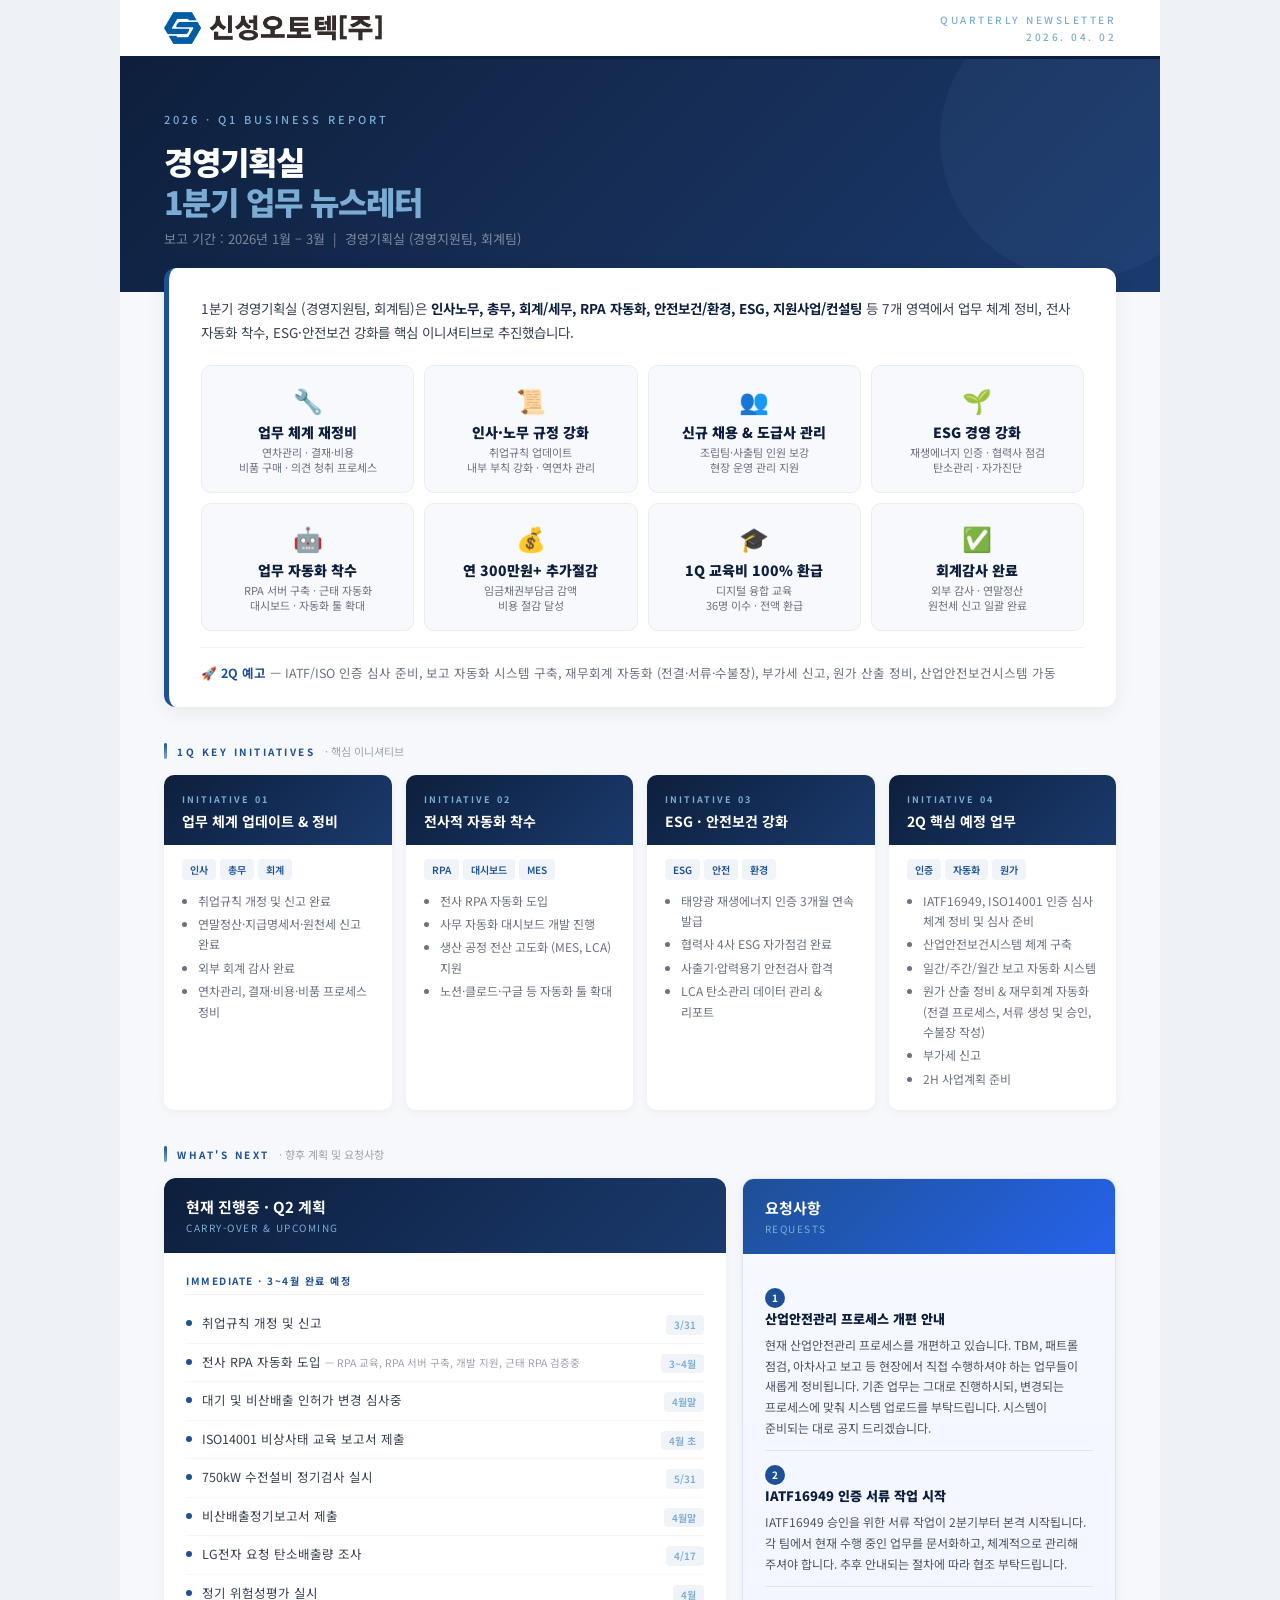
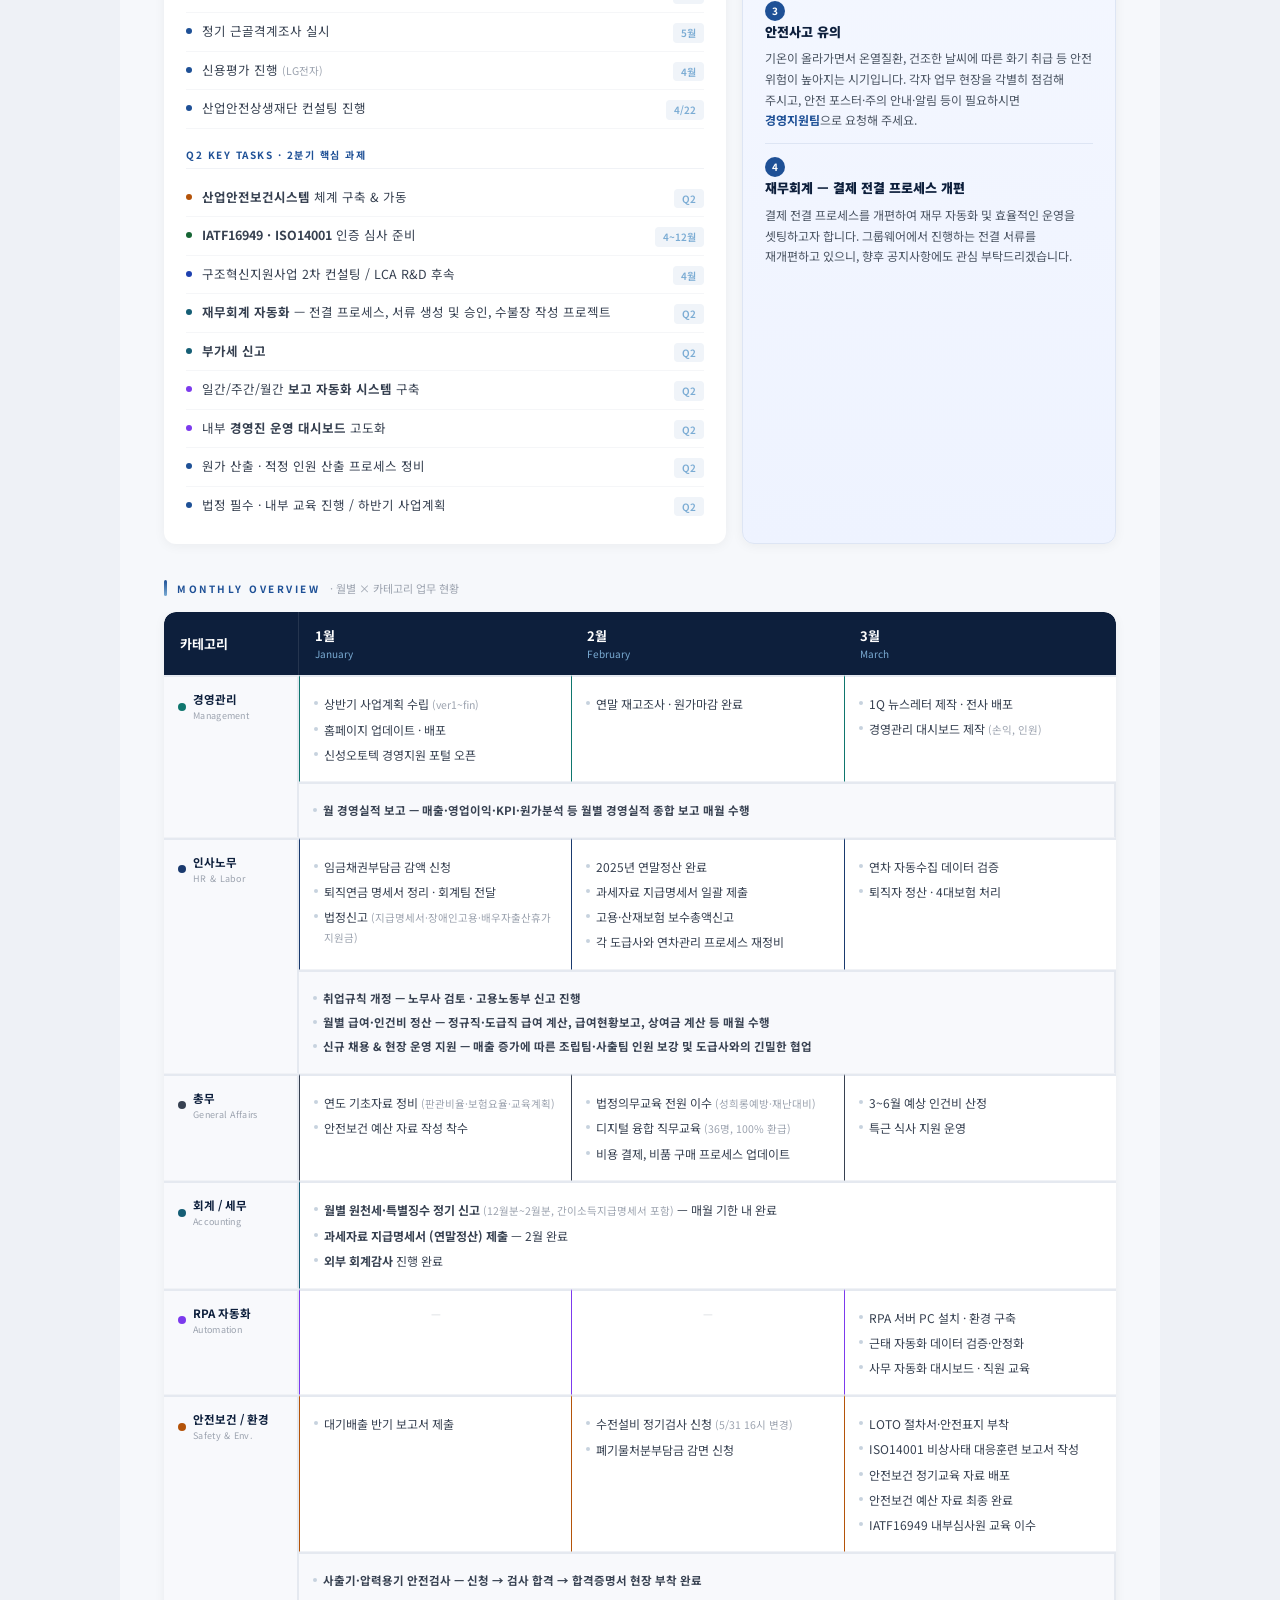
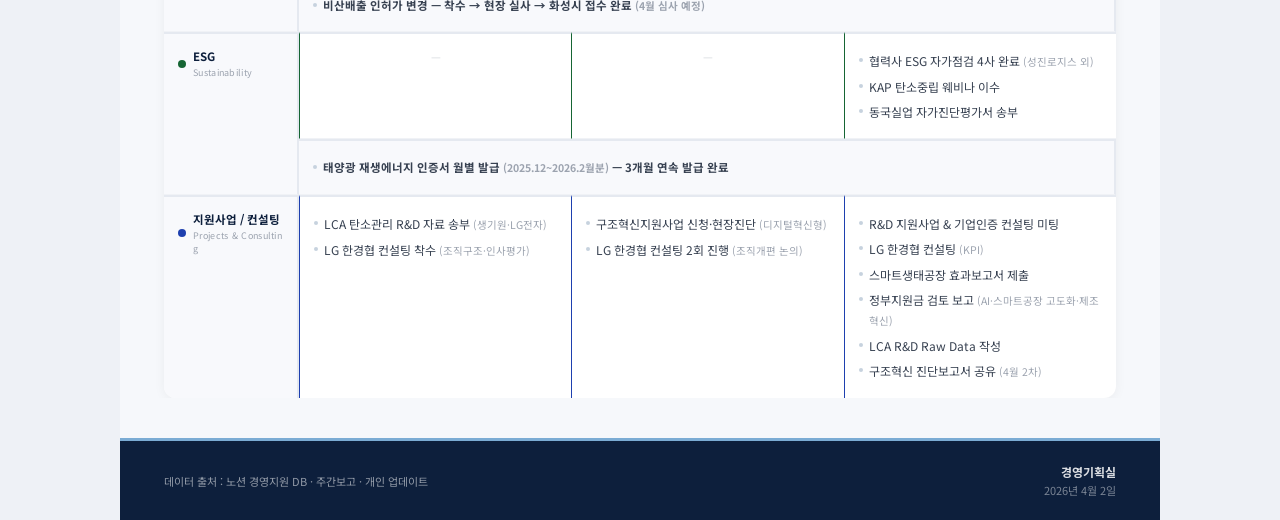
<file: 1q-newsletter-2026.html>
<!DOCTYPE html>
<html lang="ko">
<head>
<meta charset="UTF-8">
<meta name="viewport" content="width=device-width, initial-scale=1.0">
<title>경영기획실 2026년 1Q 뉴스레터</title>
<link href="https://fonts.googleapis.com/css2?family=Noto+Sans+KR:wght@300;400;500;700;900&display=swap" rel="stylesheet">
<style>
  *, *::before, *::after { margin:0; padding:0; box-sizing:border-box; }
  body {
    font-family: 'Noto Sans KR', sans-serif;
    background: #eef1f6;
    color: #374151;
    font-size: 14px;
    word-break: keep-all;
    -webkit-font-smoothing: antialiased;
  }
  .nl { max-width: 1040px; margin: 0 auto; background: #f6f8fb; }

  /* ===== TOP BAR ===== */
  .topbar {
    background: #fff;
    display: flex; align-items: center; justify-content: space-between;
    padding: 12px 44px;
    border-bottom: 3px solid #0d1f3c;
  }
  .topbar-logo { display: flex; align-items: center; gap: 14px; }
  .topbar-logo img { height: 32px; }
  .topbar-right { text-align: right; }
  .topbar-label { font-size: 10px; font-weight: 500; color: #7bacd4; letter-spacing: 2.5px; text-transform: uppercase; }
  .topbar-dept { font-size: 12px; font-weight: 700; color: #1a3a6e; margin-top: 1px; }

  /* ===== HERO ===== */
  .hero {
    background: linear-gradient(135deg, #0d1f3c 0%, #162d55 50%, #1a3a6e 100%);
    padding: 52px 44px 44px;
    color: white;
    position: relative;
    overflow: hidden;
  }
  .hero::after {
    content: ''; position: absolute; top: -60px; right: -60px;
    width: 280px; height: 280px; border-radius: 50%;
    background: rgba(123,172,212,0.06);
  }
  .hero-quarter {
    font-size: 11px; font-weight: 500; letter-spacing: 3px;
    color: #7bacd4; text-transform: uppercase; margin-bottom: 14px;
  }
  .hero-title { font-size: 32px; font-weight: 900; line-height: 1.25; letter-spacing: -1px; }
  .hero-title em { color: #7bacd4; font-style: normal; }
  .hero-period { font-size: 13px; color: rgba(255,255,255,0.45); margin-top: 8px; }

  /* ===== SUMMARY CARD ===== */
  .summary-card {
    background: #fff; border-radius: 12px;
    margin: -24px 44px 0; padding: 28px 32px 24px;
    border-left: 5px solid #1e5096;
    box-shadow: 0 4px 20px rgba(0,0,0,0.07);
    position: relative; z-index: 2;
  }
  .summary-intro {
    font-size: 13.5px; line-height: 1.8; color: #374151; margin-bottom: 20px;
  }
  .summary-intro strong { color: #0d1f3c; }
  .summary-grid {
    display: grid; grid-template-columns: repeat(4, 1fr); gap: 10px;
  }
  .summary-kpi {
    background: #f8f9fc; border-radius: 10px; padding: 16px 14px;
    text-align: center; border: 1px solid #e8edf3;
  }
  .summary-kpi-icon { font-size: 24px; margin-bottom: 6px; }
  .summary-kpi-value { font-size: 14px; font-weight: 900; color: #0d1f3c; line-height: 1.3; }
  .summary-kpi-label { font-size: 11px; color: #6b7280; margin-top: 4px; line-height: 1.4; }
  .summary-next {
    margin-top: 16px; padding-top: 14px; border-top: 1px solid #f0f2f6;
    font-size: 12.5px; color: #6b7280; line-height: 1.7;
  }
  .summary-next strong { color: #1e5096; }

  /* ===== SECTION HEADER ===== */
  .sec-header {
    padding: 0 44px; margin-top: 36px; margin-bottom: 16px;
    display: flex; align-items: center; gap: 10px;
  }
  .sec-header::before {
    content: ''; width: 3px; height: 16px;
    background: linear-gradient(180deg, #1e5096, #7bacd4);
    border-radius: 2px; flex-shrink: 0;
  }
  .sec-header h2 {
    font-size: 10px; font-weight: 700; letter-spacing: 2.5px;
    color: #1e5096; text-transform: uppercase; margin: 0;
  }
  .sec-header .sec-sub {
    font-size: 11px; font-weight: 400; color: #9ca3af; letter-spacing: 0; text-transform: none; margin-left: 4px;
  }

  /* ===== INITIATIVE CARDS ===== */
  .init-grid {
    display: grid; grid-template-columns: repeat(4, 1fr);
    gap: 14px; padding: 0 44px;
  }
  .init-card {
    background: #fff; border-radius: 10px; overflow: hidden;
    box-shadow: 0 2px 10px rgba(0,0,0,0.05);
    display: flex; flex-direction: column;
  }
  .init-card-head {
    padding: 18px 18px 14px;
    background: linear-gradient(135deg, #0d1f3c, #1a3a6e);
    position: relative;
  }
  .init-num {
    font-size: 9px; font-weight: 700; letter-spacing: 2px;
    color: #7bacd4; margin-bottom: 6px;
  }
  .init-title { font-size: 14px; font-weight: 700; color: #fff; line-height: 1.35; }
  .init-card-body {
    padding: 14px 18px 18px; flex: 1;
    font-size: 12px; color: #6b7280; line-height: 1.7;
  }
  .init-card-body li { margin-bottom: 3px; }
  .init-tag {
    display: inline-block; background: #f0f4f9; color: #1e5096;
    font-size: 10px; font-weight: 600; padding: 2px 8px; border-radius: 4px;
    margin-right: 4px; margin-bottom: 3px;
  }

  /* ===== TABLE SECTION ===== */
  .table-wrap { padding: 0 44px; overflow-x: auto; }
  .work-table {
    width: 100%; border-collapse: separate; border-spacing: 0;
    background: #fff; border-radius: 12px; overflow: hidden;
    box-shadow: 0 2px 12px rgba(0,0,0,0.05);
    font-size: 12px;
  }
  .work-table thead th {
    background: #0d1f3c; color: #fff; font-weight: 700; font-size: 13px;
    padding: 14px 16px; text-align: left; white-space: nowrap;
    position: sticky; top: 0;
  }
  .work-table { table-layout: fixed; }
  .work-table thead th:first-child {
    width: 135px; border-radius: 12px 0 0 0;
    border-right: 1px solid rgba(255,255,255,0.1);
  }
  .work-table thead th:last-child { border-radius: 0 12px 0 0; }
  .work-table thead th .th-sub {
    font-size: 10px; font-weight: 400; color: #7bacd4; display: block; margin-top: 1px;
  }
  .work-table tbody td {
    padding: 14px 14px; vertical-align: top;
    border-bottom: 1px solid #f0f2f6;
    word-break: break-all; overflow-wrap: break-word;
  }
  .work-table tbody tr:last-child td { border-bottom: none; }
  .work-table tbody td:first-child {
    background: #f8f9fc; font-weight: 700; font-size: 11.5px; color: #0d1f3c;
    border-right: 2px solid #e5e9f0;
  }
  .cat-label { display: flex; align-items: center; gap: 7px; }
  .cat-label .dot { width: 8px; height: 8px; border-radius: 50%; flex-shrink: 0; }
  .cat-label .cat-en { display: block; font-size: 9px; font-weight: 400; color: #9ca3af; margin-top: 2px; letter-spacing: 0.3px; }

  .dot-hr  { background: #1a3a6e; }
  .dot-ga  { background: #374151; }
  .dot-acc { background: #155e75; }
  .dot-rpa { background: #7c3aed; }
  .dot-saf { background: #b45309; }
  .dot-esg { background: #166534; }
  .dot-mgmt { background: #0f766e; }
  .dot-gov { background: #1e40af; }

  .work-table ul { list-style: none; padding: 0; margin: 0; }
  .work-table li {
    padding: 3px 0; line-height: 1.6; color: #374151;
    padding-left: 10px; position: relative;
  }
  .work-table li::before {
    content: ''; width: 4px; height: 4px;
    border-radius: 50%; background: #c7d2de;
    position: absolute; left: 0; top: 10px;
  }
  .work-table .sub { color: #9ca3af; font-size: 10.5px; }
  .pi-text .sub { color: #9ca3af; font-size: 10.5px; }
  .badge {
    display: inline-flex; align-items: center; padding: 1px 7px; border-radius: 10px;
    font-size: 9px; font-weight: 700; white-space: nowrap; margin-left: 3px;
    letter-spacing: 0.3px; vertical-align: middle;
  }
  .badge-done { background: #eef4ff; color: #1a3a6e; border: 1px solid #c7d8f0; }
  .badge-ing  { background: #fff7ed; color: #c2410c; border: 1px solid #fed7aa; }
  .cell-empty { color: #d1d5db; text-align: center; font-size: 11px; }

  /* 카테고리별 구분 보더 */
  .cat-mgmt td { border-left: 1px solid #0f766e; }
  .cat-mgmt td:first-child { border-left: none; border-right: 1px solid #0f766e; }
  .cat-hr td { border-left: 1px solid #1a3a6e; }
  .cat-hr td:first-child { border-left: none; border-right: 1px solid #1a3a6e; }
  .cat-ga td { border-left: 1px solid #374151; }
  .cat-ga td:first-child { border-left: none; border-right: 1px solid #374151; }
  .cat-acc td { border-left: 1px solid #155e75; }
  .cat-acc td:first-child { border-left: none; border-right: 1px solid #155e75; }
  .cat-rpa td { border-left: 1px solid #7c3aed; }
  .cat-rpa td:first-child { border-left: none; border-right: 1px solid #7c3aed; }
  .cat-saf td { border-left: 1px solid #b45309; }
  .cat-saf td:first-child { border-left: none; border-right: 1px solid #b45309; }
  .cat-esg td { border-left: 1px solid #166534; }
  .cat-esg td:first-child { border-left: none; border-right: 1px solid #166534; }
  .cat-gov td { border-left: 1px solid #1e40af; }
  .cat-gov td:first-child { border-left: none; border-right: 1px solid #1e40af; }
  /* 카테고리 간 구분선 */
  .cat-mgmt td, .cat-hr td, .cat-ga td, .cat-acc td,
  .cat-rpa td, .cat-saf td, .cat-esg td, .cat-gov td {
    border-top: 2px solid #e5e9f0;
  }

  /* Consolidated row */
  .consolidated td { background: #fff; border-bottom: 2px solid #e5e9f0; }
  .consolidated td:first-child { background: #f8f9fc; }

  /* ===== PLANS SECTION ===== */
  .plans-grid {
    display: grid; grid-template-columns: 3fr 2fr; gap: 16px;
    padding: 0 44px;
  }
  .plan-card {
    background: #fff; border-radius: 12px; overflow: hidden;
    box-shadow: 0 2px 12px rgba(0,0,0,0.05);
  }
  .plan-card-head {
    padding: 18px 22px;
    background: linear-gradient(135deg, #0d1f3c 0%, #1a3a6e 100%);
    color: #fff; font-size: 15px; font-weight: 700;
  }
  .plan-card-head .head-sub {
    font-size: 10px; font-weight: 400; color: #7bacd4; letter-spacing: 1.5px; margin-top: 3px;
  }
  .plan-card-body { padding: 20px 22px; }
  .plan-group-label {
    font-size: 10px; font-weight: 700; letter-spacing: 1.5px;
    color: #1e5096; text-transform: uppercase; margin-bottom: 10px; margin-top: 18px;
    padding-bottom: 6px; border-bottom: 1px solid #f0f2f6;
  }
  .plan-group-label:first-child { margin-top: 0; }
  .plan-item {
    display: flex; align-items: flex-start; gap: 10px;
    padding: 8px 0; border-bottom: 1px solid #f5f6f8;
    font-size: 12.5px; color: #374151; line-height: 1.55;
  }
  .plan-item:last-child { border-bottom: none; }
  .pi-marker {
    width: 6px; height: 6px; border-radius: 50%;
    background: #1e5096; flex-shrink: 0; margin-top: 7px;
  }
  .pi-text { flex: 1; }
  .pi-date {
    flex-shrink: 0; font-size: 10px; font-weight: 600;
    color: #7bacd4; background: #f0f4f9; padding: 2px 8px;
    border-radius: 4px; margin-top: 2px;
  }

  /* Request card */
  .req-card { background: linear-gradient(180deg, #f7f9ff, #eef3ff); border: 1px solid #dde5f4; }
  .req-card .plan-card-head { background: linear-gradient(135deg, #1e5096 0%, #2563eb 100%); }
  .req-item {
    padding: 12px 0; border-bottom: 1px solid #dde5f4;
    font-size: 12.5px; color: #374151; line-height: 1.65;
  }
  .req-item:last-child { border-bottom: none; }
  .req-item .req-title { display: block; font-weight: 900; color: #0d1f3c; font-size: 13px; margin-bottom: 6px; }
  .req-item .req-body { font-size: 12px; color: #4b5563; line-height: 1.7; }
  .req-item .req-body strong { color: #1e5096; font-weight: 700; }
  .req-num {
    display: inline-flex; align-items: center; justify-content: center;
    width: 20px; height: 20px; border-radius: 50%;
    background: #1e5096; color: #fff; font-size: 10px; font-weight: 700;
    margin-right: 8px; vertical-align: middle;
  }

  /* ===== FOOTER ===== */
  .footer {
    background: #0d1f3c; color: rgba(255,255,255,0.55);
    display: flex; justify-content: space-between; align-items: center;
    padding: 22px 44px; margin-top: 40px; font-size: 11px;
    border-top: 3px solid #7bacd4;
  }
  .footer-right { text-align: right; }
  .footer-dept { color: rgba(255,255,255,0.85); font-weight: 700; font-size: 12px; }
  .footer-date { color: rgba(255,255,255,0.45); margin-top: 2px; }

  /* ===== RESPONSIVE ===== */
  @media (max-width: 960px) {
    .init-grid { grid-template-columns: repeat(2, 1fr); }
    .summary-grid { grid-template-columns: repeat(2, 1fr); }
  }
  @media (max-width: 800px) {
    .plans-grid { grid-template-columns: 1fr; }
    .hero { padding: 36px 24px 32px; }
    .summary-card { margin: -16px 24px 0; padding: 22px 24px; }
    .sec-header, .table-wrap, .init-grid, .plans-grid { padding-left: 24px; padding-right: 24px; }
    .topbar { padding: 10px 24px; }
    .footer { padding: 16px 24px; }
  }
  @media (max-width: 600px) {
    .init-grid { grid-template-columns: 1fr; }
    .hero-title { font-size: 24px; }
    .summary-card { margin: -12px 16px 0; padding: 18px 20px; }
    .summary-grid { grid-template-columns: 1fr 1fr; }
    .sec-header, .table-wrap, .init-grid, .plans-grid { padding-left: 16px; padding-right: 16px; }
    .topbar { padding: 10px 16px; }
    .topbar-logo img { height: 24px; }
    .footer { flex-direction: column; gap: 12px; text-align: center; padding: 16px; }

    /* 테이블 → 카드형 변환 */
    .table-wrap { padding: 0 16px; overflow-x: visible; }
    .work-table, .work-table thead, .work-table tbody,
    .work-table th, .work-table td, .work-table tr {
      display: block; width: 100%;
    }
    .work-table { border-radius: 0; box-shadow: none; background: transparent; }
    .work-table thead { display: none; }
    .work-table tbody tr {
      background: #fff; border-radius: 12px; margin-bottom: 16px;
      box-shadow: 0 2px 10px rgba(0,0,0,0.05); overflow: hidden;
      border: 1px solid #e5e9f0;
    }
    .work-table tbody td {
      padding: 12px 16px; border-bottom: 1px solid #f0f2f6;
    }
    .work-table tbody td:first-child {
      background: linear-gradient(135deg, #0d1f3c, #1a3a6e);
      border-right: none; border-bottom: none;
    }
    .work-table tbody td:first-child .cat-label { color: #fff; }
    .work-table tbody td:first-child .cat-label .cat-en { color: #7bacd4; }
    .work-table tbody td:first-child .cat-label .dot { border: 1px solid rgba(255,255,255,0.3); }
    .work-table tbody tr:last-child td { border-bottom: none; }
    .work-table tbody td:empty,
    .work-table tbody td.cell-empty { display: none; }

    /* consolidated 행: 위 카테고리 카드와 하나로 연결 */
    tr:has(+ .consolidated) {
      border-radius: 12px 12px 0 0 !important;
      margin-bottom: 0 !important;
      border-bottom: none !important;
    }
    .consolidated {
      border-radius: 0 0 12px 12px !important;
      margin-top: 0 !important;
      margin-bottom: 16px !important;
      border-top: none !important;
    }
    .consolidated td { border-right: none !important; }
    .consolidated td[colspan] {
      padding: 12px 16px;
      background: #fff !important;
      color: #374151;
    }
    .consolidated li { line-height: 1.8; margin-bottom: 4px; word-break: keep-all; }

    /* 월 라벨 표시 */
    .work-table tbody td:not(:first-child):not([colspan])::before {
      content: attr(data-month);
      display: block; font-size: 10px; font-weight: 700; color: #1e5096;
      letter-spacing: 1px; margin-bottom: 6px; text-transform: uppercase;
    }

    /* plan items */
    .plan-item { flex-wrap: wrap; }
    .pi-date { margin-left: auto; }
    .plan-card-body { padding: 16px; }
    .plan-card-head { padding: 14px 16px; font-size: 14px; }

    /* req card */
    .req-item .req-body { font-size: 11.5px; }
  }

  * { -webkit-tap-highlight-color: transparent; }
</style>
</head>
<body>
<div class="nl">

<!-- ===== TOP BAR ===== -->
<div class="topbar">
  <div class="topbar-logo">
    <img src="logo_newsletter.jpg" alt="신성오토텍">
  </div>
  <div class="topbar-right">
    <div class="topbar-label">Quarterly Newsletter</div>
    <div class="topbar-label" style="margin-top:2px;">2026. 04. 02</div>
  </div>
</div>

<!-- =====================================================
     SECTION 1 : HERO + SUMMARY
     ===================================================== -->
<div class="hero">
  <div class="hero-quarter">2026 &middot; Q1 Business Report</div>
  <div class="hero-title">경영기획실<br><em>1분기 업무 뉴스레터</em></div>
  <div class="hero-period">보고 기간 : 2026년 1월 &ndash; 3월 &nbsp;|&nbsp; 경영기획실 (경영지원팀, 회계팀)</div>
</div>

<div class="summary-card">
  <div class="summary-intro">
    1분기 경영기획실 (경영지원팀, 회계팀)은 <strong>인사노무, 총무, 회계/세무, RPA 자동화, 안전보건/환경, ESG, 지원사업/컨설팅</strong> 등
    7개 영역에서 업무 체계 정비, 전사 자동화 착수, ESG&middot;안전보건 강화를 핵심 이니셔티브로 추진했습니다.
  </div>
  <div class="summary-grid">
    <div class="summary-kpi">
      <div class="summary-kpi-icon">&#x1F527;</div>
      <div class="summary-kpi-value">업무 체계 재정비</div>
      <div class="summary-kpi-label">연차관리 &middot; 결재&middot;비용<br>비품 구매 &middot; 의견 청취 프로세스</div>
    </div>
    <div class="summary-kpi">
      <div class="summary-kpi-icon">&#x1F4DC;</div>
      <div class="summary-kpi-value">인사&middot;노무 규정 강화</div>
      <div class="summary-kpi-label">취업규칙 업데이트<br>내부 부칙 강화 &middot; 역연차 관리</div>
    </div>
    <div class="summary-kpi">
      <div class="summary-kpi-icon">&#x1F465;</div>
      <div class="summary-kpi-value">신규 채용 &amp; 도급사 관리</div>
      <div class="summary-kpi-label">조립팀&middot;사출팀 인원 보강<br>현장 운영 관리 지원</div>
    </div>
    <div class="summary-kpi">
      <div class="summary-kpi-icon">&#x1F331;</div>
      <div class="summary-kpi-value">ESG 경영 강화</div>
      <div class="summary-kpi-label">재생에너지 인증 &middot; 협력사 점검<br>탄소관리 &middot; 자가진단</div>
    </div>
    <div class="summary-kpi">
      <div class="summary-kpi-icon">&#x1F916;</div>
      <div class="summary-kpi-value">업무 자동화 착수</div>
      <div class="summary-kpi-label">RPA 서버 구축 &middot; 근태 자동화<br>대시보드 &middot; 자동화 툴 확대</div>
    </div>
    <div class="summary-kpi">
      <div class="summary-kpi-icon">&#x1F4B0;</div>
      <div class="summary-kpi-value">연 300만원+ 추가절감</div>
      <div class="summary-kpi-label">임금채권부담금 감액<br>비용 절감 달성</div>
    </div>
    <div class="summary-kpi">
      <div class="summary-kpi-icon">&#x1F393;</div>
      <div class="summary-kpi-value">1Q 교육비 100% 환급</div>
      <div class="summary-kpi-label">디지털 융합 교육<br>36명 이수 &middot; 전액 환급</div>
    </div>
    <div class="summary-kpi">
      <div class="summary-kpi-icon">&#x2705;</div>
      <div class="summary-kpi-value">회계감사 완료</div>
      <div class="summary-kpi-label">외부 감사 &middot; 연말정산<br>원천세 신고 일괄 완료</div>
    </div>
  </div>
  <div class="summary-next">
    &#x1F680; <strong>2Q 예고</strong> &mdash; IATF/ISO 인증 심사 준비, 보고 자동화 시스템 구축, 재무회계 자동화 (전결·서류·수불장), 부가세 신고, 원가 산출 정비, 산업안전보건시스템 가동
  </div>
</div>

<!-- =====================================================
     KEY INITIATIVES (카테고리별 핵심 요약 카드)
     ===================================================== -->
<div class="sec-header">
  <h2>1Q Key Initiatives <span class="sec-sub">&middot; 핵심 이니셔티브</span></h2>
</div>
<div class="init-grid">
  <!-- Card 1 -->
  <div class="init-card">
    <div class="init-card-head">
      <div class="init-num">INITIATIVE 01</div>
      <div class="init-title">업무 체계 업데이트 &amp; 정비</div>
    </div>
    <div class="init-card-body">
      <span class="init-tag">인사</span><span class="init-tag">총무</span><span class="init-tag">회계</span>
      <ul style="margin-top:8px; padding-left:16px;">
        <li>취업규칙 개정 및 신고 완료</li>
        <li>연말정산&middot;지급명세서&middot;원천세 신고 완료</li>
        <li>외부 회계 감사 완료</li>
        <li>연차관리, 결재&middot;비용&middot;비품 프로세스 정비</li>
      </ul>
    </div>
  </div>
  <!-- Card 2 -->
  <div class="init-card">
    <div class="init-card-head">
      <div class="init-num">INITIATIVE 02</div>
      <div class="init-title">전사적 자동화 착수</div>
    </div>
    <div class="init-card-body">
      <span class="init-tag">RPA</span><span class="init-tag">대시보드</span><span class="init-tag">MES</span>
      <ul style="margin-top:8px; padding-left:16px;">
        <li>전사 RPA 자동화 도입</li>
        <li>사무 자동화 대시보드 개발 진행</li>
        <li>생산 공정 전산 고도화 (MES, LCA) 지원</li>
        <li>노션&middot;클로드&middot;구글 등 자동화 툴 확대</li>
      </ul>
    </div>
  </div>
  <!-- Card 3 -->
  <div class="init-card">
    <div class="init-card-head">
      <div class="init-num">INITIATIVE 03</div>
      <div class="init-title">ESG &middot; 안전보건 강화</div>
    </div>
    <div class="init-card-body">
      <span class="init-tag">ESG</span><span class="init-tag">안전</span><span class="init-tag">환경</span>
      <ul style="margin-top:8px; padding-left:16px;">
        <li>태양광 재생에너지 인증 3개월 연속 발급</li>
        <li>협력사 4사 ESG 자가점검 완료</li>
        <li>사출기&middot;압력용기 안전검사 합격</li>
        <li>LCA 탄소관리 데이터 관리 &amp; 리포트</li>
      </ul>
    </div>
  </div>
  <!-- Card 4 -->
  <div class="init-card">
    <div class="init-card-head">
      <div class="init-num">INITIATIVE 04</div>
      <div class="init-title">2Q 핵심 예정 업무</div>
    </div>
    <div class="init-card-body">
      <span class="init-tag">인증</span><span class="init-tag">자동화</span><span class="init-tag">원가</span>
      <ul style="margin-top:8px; padding-left:16px;">
        <li>IATF16949, ISO14001 인증 심사 체계 정비 및 심사 준비</li>
        <li>산업안전보건시스템 체계 구축</li>
        <li>일간/주간/월간 보고 자동화 시스템</li>
        <li>원가 산출 정비 &amp; 재무회계 자동화 (전결 프로세스, 서류 생성 및 승인, 수불장 작성)</li>
        <li>부가세 신고</li>
        <li>2H 사업계획 준비</li>
      </ul>
    </div>
  </div>
</div>

<!-- =====================================================
     SECTION 2 : 향후 계획 + 건의사항 (키 이니셔티브 바로 아래)
     ===================================================== -->
<div class="sec-header">
  <h2>What's Next <span class="sec-sub">&middot; 향후 계획 및 요청사항</span></h2>
</div>
<div class="plans-grid">

  <!-- 진행중 & Q2 계획 -->
  <div class="plan-card">
    <div class="plan-card-head">
      현재 진행중 &middot; Q2 계획
      <div class="head-sub">CARRY-OVER &amp; UPCOMING</div>
    </div>
    <div class="plan-card-body">
      <div class="plan-group-label">Immediate &middot; 3~4월 완료 예정</div>
      <div class="plan-item">
        <div class="pi-marker"></div>
        <span class="pi-text">취업규칙 개정 및 신고</span>
        <span class="pi-date">3/31</span>
      </div>
      <div class="plan-item">
        <div class="pi-marker"></div>
        <span class="pi-text">전사 RPA 자동화 도입 <span class="sub">&mdash; RPA 교육, RPA 서버 구축, 개발 지원, 근태 RPA 검증중</span></span>
        <span class="pi-date">3~4월</span>
      </div>
      <div class="plan-item">
        <div class="pi-marker"></div>
        <span class="pi-text">대기 및 비산배출 인허가 변경 심사중</span>
        <span class="pi-date">4월말</span>
      </div>
      <div class="plan-item">
        <div class="pi-marker"></div>
        <span class="pi-text">ISO14001 비상사태 교육 보고서 제출</span>
        <span class="pi-date">4월 초</span>
      </div>
      <div class="plan-item">
        <div class="pi-marker"></div>
        <span class="pi-text">750kW 수전설비 정기검사 실시</span>
        <span class="pi-date">5/31</span>
      </div>
      <div class="plan-item">
        <div class="pi-marker"></div>
        <span class="pi-text">비산배출정기보고서 제출</span>
        <span class="pi-date">4월말</span>
      </div>
      <div class="plan-item">
        <div class="pi-marker"></div>
        <span class="pi-text">LG전자 요청 탄소배출량 조사</span>
        <span class="pi-date">4/17</span>
      </div>
      <div class="plan-item">
        <div class="pi-marker"></div>
        <span class="pi-text">정기 위험성평가 실시</span>
        <span class="pi-date">4월</span>
      </div>
      <div class="plan-item">
        <div class="pi-marker"></div>
        <span class="pi-text">정기 근골격계조사 실시</span>
        <span class="pi-date">5월</span>
      </div>
      <div class="plan-item">
        <div class="pi-marker"></div>
        <span class="pi-text">신용평가 진행 <span class="sub">(LG전자)</span></span>
        <span class="pi-date">4월</span>
      </div>
      <div class="plan-item">
        <div class="pi-marker"></div>
        <span class="pi-text">산업안전상생재단 컨설팅 진행</span>
        <span class="pi-date">4/22</span>
      </div>

      <div class="plan-group-label">Q2 Key Tasks &middot; 2분기 핵심 과제</div>
      <div class="plan-item">
        <div class="pi-marker" style="background:#b45309"></div>
        <span class="pi-text"><strong>산업안전보건시스템</strong> 체계 구축 &amp; 가동</span>
        <span class="pi-date">Q2</span>
      </div>
      <div class="plan-item">
        <div class="pi-marker" style="background:#166534"></div>
        <span class="pi-text"><strong>IATF16949 &middot; ISO14001</strong> 인증 심사 준비</span>
        <span class="pi-date">4~12월</span>
      </div>
      <div class="plan-item">
        <div class="pi-marker" style="background:#1e40af"></div>
        <span class="pi-text">구조혁신지원사업 2차 컨설팅 / LCA R&amp;D 후속</span>
        <span class="pi-date">4월</span>
      </div>
      <div class="plan-item">
        <div class="pi-marker" style="background:#155e75"></div>
        <span class="pi-text"><strong>재무회계 자동화</strong> &mdash; 전결 프로세스, 서류 생성 및 승인, 수불장 작성 프로젝트</span>
        <span class="pi-date">Q2</span>
      </div>
      <div class="plan-item">
        <div class="pi-marker" style="background:#155e75"></div>
        <span class="pi-text"><strong>부가세 신고</strong></span>
        <span class="pi-date">Q2</span>
      </div>
      <div class="plan-item">
        <div class="pi-marker" style="background:#7c3aed"></div>
        <span class="pi-text">일간/주간/월간 <strong>보고 자동화 시스템</strong> 구축</span>
        <span class="pi-date">Q2</span>
      </div>
      <div class="plan-item">
        <div class="pi-marker" style="background:#7c3aed"></div>
        <span class="pi-text">내부 <strong>경영진 운영 대시보드</strong> 고도화</span>
        <span class="pi-date">Q2</span>
      </div>
      <div class="plan-item">
        <div class="pi-marker"></div>
        <span class="pi-text">원가 산출 &middot; 적정 인원 산출 프로세스 정비</span>
        <span class="pi-date">Q2</span>
      </div>
      <div class="plan-item">
        <div class="pi-marker"></div>
        <span class="pi-text">법정 필수 &middot; 내부 교육 진행 / 하반기 사업계획</span>
        <span class="pi-date">Q2</span>
      </div>
    </div>
  </div>

  <!-- 건의·제안 -->
  <div class="plan-card req-card">
    <div class="plan-card-head">
      요청사항
      <div class="head-sub">REQUESTS</div>
    </div>
    <div class="plan-card-body">
      <div class="req-item">
        <span class="req-num">1</span>
        <span class="req-title">산업안전관리 프로세스 개편 안내</span>
        <span class="req-body">현재 산업안전관리 프로세스를 개편하고 있습니다. TBM, 패트롤 점검, 아차사고 보고 등 현장에서 직접 수행하셔야 하는 업무들이 새롭게 정비됩니다. 기존 업무는 그대로 진행하시되, 변경되는 프로세스에 맞춰 시스템 업로드를 부탁드립니다. 시스템이 준비되는 대로 공지 드리겠습니다.</span>
      </div>
      <div class="req-item">
        <span class="req-num">2</span>
        <span class="req-title">IATF16949 인증 서류 작업 시작</span>
        <span class="req-body">IATF16949 승인을 위한 서류 작업이 2분기부터 본격 시작됩니다. 각 팀에서 현재 수행 중인 업무를 문서화하고, 체계적으로 관리해 주셔야 합니다. 추후 안내되는 절차에 따라 협조 부탁드립니다.</span>
      </div>
      <div class="req-item">
        <span class="req-num">3</span>
        <span class="req-title">안전사고 유의</span>
        <span class="req-body">기온이 올라가면서 온열질환, 건조한 날씨에 따른 화기 취급 등 안전 위험이 높아지는 시기입니다. 각자 업무 현장을 각별히 점검해 주시고, 안전 포스터&middot;주의 안내&middot;알림 등이 필요하시면 <strong>경영지원팀</strong>으로 요청해 주세요.</span>
      </div>
      <div class="req-item">
        <span class="req-num">4</span>
        <span class="req-title">재무회계 &mdash; 결제 전결 프로세스 개편</span>
        <span class="req-body">결제 전결 프로세스를 개편하여 재무 자동화 및 효율적인 운영을 셋팅하고자 합니다. 그룹웨어에서 진행하는 전결 서류를 재개편하고 있으니, 향후 공지사항에도 관심 부탁드리겠습니다.</span>
      </div>
    </div>
  </div>

</div>

<!-- =====================================================
     SECTION 3 : MONTHLY × CATEGORY TABLE
     ===================================================== -->
<div class="sec-header">
  <h2>Monthly Overview <span class="sec-sub">&middot; 월별 &times; 카테고리 업무 현황</span></h2>
</div>
<div class="table-wrap">
<table class="work-table">
<thead>
  <tr>
    <th>카테고리</th>
    <th>1월 <span class="th-sub">January</span></th>
    <th>2월 <span class="th-sub">February</span></th>
    <th>3월 <span class="th-sub">March</span></th>
  </tr>
</thead>
<tbody>
  <!-- 경영관리 -->
  <tr class="cat-mgmt">
    <td rowspan="2">
      <div class="cat-label">
        <span class="dot dot-mgmt"></span>
        <div>경영관리<span class="cat-en">Management</span></div>
      </div>
    </td>
    <td data-month="1월">
      <ul>
        <li>상반기 사업계획 수립 <span class="sub">(ver1~fin)</span></li>
        <li>홈페이지 업데이트 &middot; 배포</li>
        <li>신성오토텍 경영지원 포털 오픈</li>
      </ul>
    </td>
    <td data-month="2월">
      <ul>
        <li>연말 재고조사 &middot; 원가마감 완료</li>
      </ul>
    </td>
    <td data-month="3월">
      <ul>
        <li>1Q 뉴스레터 제작 &middot; 전사 배포</li>
        <li>경영관리 대시보드 제작 <span class="sub">(손익, 인원)</span></li>
      </ul>
    </td>
  </tr>
  <tr class="consolidated cat-mgmt">
    <td colspan="3">
      <ul>
        <li><strong>월 경영실적 보고</strong> &mdash; 매출&middot;영업이익&middot;KPI&middot;원가분석 등 월별 경영실적 종합 보고 매월 수행</li>
      </ul>
    </td>
  </tr>

  <!-- HR -->
  <tr class="cat-hr">
    <td rowspan="2">
      <div class="cat-label">
        <span class="dot dot-hr"></span>
        <div>인사노무<span class="cat-en">HR &amp; Labor</span></div>
      </div>
    </td>
    <td data-month="1월">
      <ul>
        <li>임금채권부담금 감액 신청</li>
        <li>퇴직연금 명세서 정리 &middot; 회계팀 전달</li>
        <li>법정신고 <span class="sub">(지급명세서&middot;장애인고용&middot;배우자출산휴가 지원금)</span></li>
      </ul>
    </td>
    <td data-month="2월">
      <ul>
        <li>2025년 연말정산 완료</li>
        <li>과세자료 지급명세서 일괄 제출</li>
        <li>고용&middot;산재보험 보수총액신고</li>
        <li>각 도급사와 연차관리 프로세스 재정비</li>
      </ul>
    </td>
    <td data-month="3월">
      <ul>
        <li>연차 자동수집 데이터 검증</li>
        <li>퇴직자 정산 &middot; 4대보험 처리</li>
      </ul>
    </td>
  </tr>
  <tr class="consolidated cat-hr">
    <td colspan="3">
      <ul>
        <li><strong>취업규칙 개정</strong> &mdash; 노무사 검토 &middot; 고용노동부 신고 진행</li>
        <li><strong>월별 급여&middot;인건비 정산</strong> &mdash; 정규직&middot;도급직 급여 계산, 급여현황보고, 상여금 계산 등 매월 수행</li>
        <li><strong>신규 채용 &amp; 현장 운영 지원</strong> &mdash; 매출 증가에 따른 조립팀&middot;사출팀 인원 보강 및 도급사와의 긴밀한 협업</li>
      </ul>
    </td>
  </tr>

  <!-- 총무 -->
  <tr class="cat-ga">
    <td>
      <div class="cat-label">
        <span class="dot dot-ga"></span>
        <div>총무<span class="cat-en">General Affairs</span></div>
      </div>
    </td>
    <td data-month="1월">
      <ul>
        <li>연도 기초자료 정비 <span class="sub">(판관비율&middot;보험요율&middot;교육계획)</span></li>
        <li>안전보건 예산 자료 작성 착수</li>
      </ul>
    </td>
    <td data-month="2월">
      <ul>
        <li>법정의무교육 전원 이수 <span class="sub">(성희롱예방&middot;재난대비)</span></li>
        <li>디지털 융합 직무교육 <span class="sub">(36명, 100% 환급)</span></li>
        <li>비용 결제, 비품 구매 프로세스 업데이트</li>
      </ul>
    </td>
    <td data-month="3월">
      <ul>
        <li>3~6월 예상 인건비 산정</li>
        <li>특근 식사 지원 운영</li>
      </ul>
    </td>
  </tr>

  <!-- 회계/세무 consolidated -->
  <tr class="consolidated cat-acc">
    <td>
      <div class="cat-label">
        <span class="dot dot-acc"></span>
        <div>회계 / 세무<span class="cat-en">Accounting</span></div>
      </div>
    </td>
    <td colspan="3">
      <ul>
        <li><strong>월별 원천세&middot;특별징수 정기 신고</strong> <span class="sub">(12월분~2월분, 간이소득지급명세서 포함)</span> &mdash; 매월 기한 내 완료</li>
        <li><strong>과세자료 지급명세서 (연말정산) 제출</strong> &mdash; 2월 완료</li>
        <li><strong>외부 회계감사</strong> 진행 완료</li>
      </ul>
    </td>
  </tr>

  <!-- RPA -->
  <tr class="cat-rpa">
    <td>
      <div class="cat-label">
        <span class="dot dot-rpa"></span>
        <div>RPA 자동화<span class="cat-en">Automation</span></div>
      </div>
    </td>
    <td class="cell-empty">&mdash;</td>
    <td class="cell-empty">&mdash;</td>
    <td data-month="3월">
      <ul>
        <li>RPA 서버 PC 설치 &middot; 환경 구축</li>
        <li>근태 자동화 데이터 검증&middot;안정화</li>
        <li>사무 자동화 대시보드 &middot; 직원 교육</li>
      </ul>
    </td>
  </tr>

  <!-- 안전보건/환경 -->
  <tr class="cat-saf">
    <td rowspan="2">
      <div class="cat-label">
        <span class="dot dot-saf"></span>
        <div>안전보건 / 환경<span class="cat-en">Safety &amp; Env.</span></div>
      </div>
    </td>
    <td data-month="1월">
      <ul>
        <li>대기배출 반기 보고서 제출</li>
      </ul>
    </td>
    <td data-month="2월">
      <ul>
        <li>수전설비 정기검사 신청 <span class="sub">(5/31 16시 변경)</span></li>
        <li>폐기물처분부담금 감면 신청</li>
      </ul>
    </td>
    <td data-month="3월">
      <ul>
        <li>LOTO 절차서&middot;안전표지 부착</li>
        <li>ISO14001 비상사태 대응훈련 보고서 작성</li>
        <li>안전보건 정기교육 자료 배포</li>
        <li>안전보건 예산 자료 최종 완료</li>
        <li>IATF16949 내부심사원 교육 이수</li>
      </ul>
    </td>
  </tr>
  <tr class="consolidated cat-saf">
    <td colspan="3">
      <ul>
        <li><strong>사출기&middot;압력용기 안전검사</strong> &mdash; 신청 &rarr; 검사 합격 &rarr; 합격증명서 현장 부착 완료</li>
        <li><strong>비산배출 인허가 변경</strong> &mdash; 착수 &rarr; 현장 실사 &rarr; 화성시 접수 완료 <span class="sub">(4월 심사 예정)</span></li>
      </ul>
    </td>
  </tr>

  <!-- ESG -->
  <tr class="cat-esg">
    <td rowspan="2">
      <div class="cat-label">
        <span class="dot dot-esg"></span>
        <div>ESG<span class="cat-en">Sustainability</span></div>
      </div>
    </td>
    <td class="cell-empty">&mdash;</td>
    <td class="cell-empty">&mdash;</td>
    <td data-month="3월">
      <ul>
        <li>협력사 ESG 자가점검 4사 완료 <span class="sub">(성진로지스 외)</span></li>
        <li>KAP 탄소중립 웨비나 이수</li>
        <li>동국실업 자가진단평가서 송부</li>
      </ul>
    </td>
  </tr>
  <tr class="consolidated cat-esg">
    <td colspan="3">
      <ul>
        <li><strong>태양광 재생에너지 인증서 월별 발급</strong> <span class="sub">(2025.12~2026.2월분)</span> &mdash; 3개월 연속 발급 완료</li>
      </ul>
    </td>
  </tr>

  <!-- 지원사업 / 컨설팅 -->
  <tr class="cat-gov">
    <td>
      <div class="cat-label">
        <span class="dot dot-gov"></span>
        <div>지원사업 / 컨설팅<span class="cat-en">Projects &amp; Consulting</span></div>
      </div>
    </td>
    <td data-month="1월">
      <ul>
        <li>LCA 탄소관리 R&amp;D 자료 송부 <span class="sub">(생기원&middot;LG전자)</span></li>
        <li>LG 한경협 컨설팅 착수 <span class="sub">(조직구조&middot;인사평가)</span></li>
      </ul>
    </td>
    <td data-month="2월">
      <ul>
        <li>구조혁신지원사업 신청&middot;현장진단 <span class="sub">(디지털혁신형)</span></li>
        <li>LG 한경협 컨설팅 2회 진행 <span class="sub">(조직개편 논의)</span></li>
      </ul>
    </td>
    <td data-month="3월">
      <ul>
        <li>R&amp;D 지원사업 &amp; 기업인증 컨설팅 미팅</li>
        <li>LG 한경협 컨설팅 <span class="sub">(KPI)</span></li>
        <li>스마트생태공장 효과보고서 제출</li>
        <li>정부지원금 검토 보고 <span class="sub">(AI&middot;스마트공장 고도화&middot;제조혁신)</span></li>
        <li>LCA R&amp;D Raw Data 작성</li>
        <li>구조혁신 진단보고서 공유 <span class="sub">(4월 2차)</span></li>
      </ul>
    </td>
  </tr>
</tbody>
</table>
</div>

<!-- (What's Next section moved above Monthly Overview) -->

<!-- ===== FOOTER ===== -->
<div class="footer">
  <div>데이터 출처 : 노션 경영지원 DB &middot; 주간보고 &middot; 개인 업데이트</div>
  <div class="footer-right">
    <div class="footer-dept">경영기획실</div>
    <div class="footer-date">2026년 4월 2일</div>
  </div>
</div>

</div><!-- /.nl -->
</body>
</html>
</file>
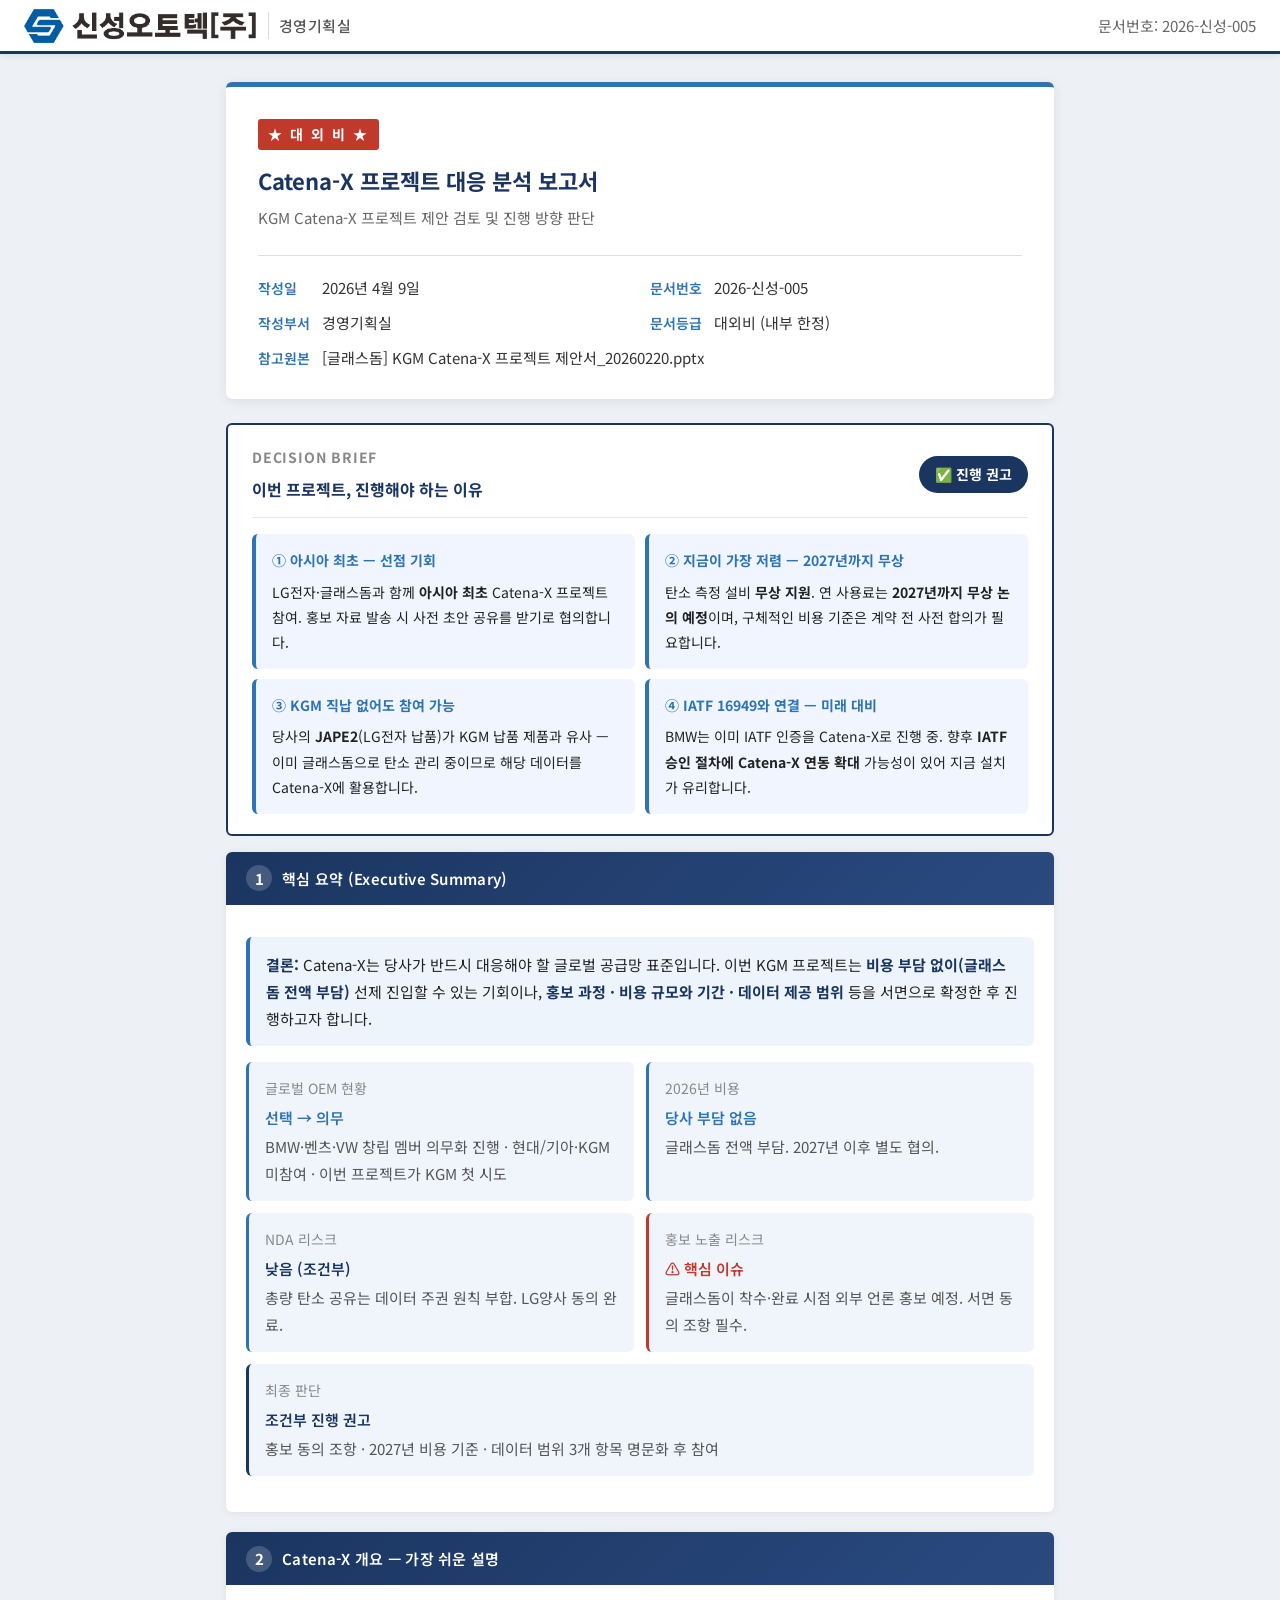
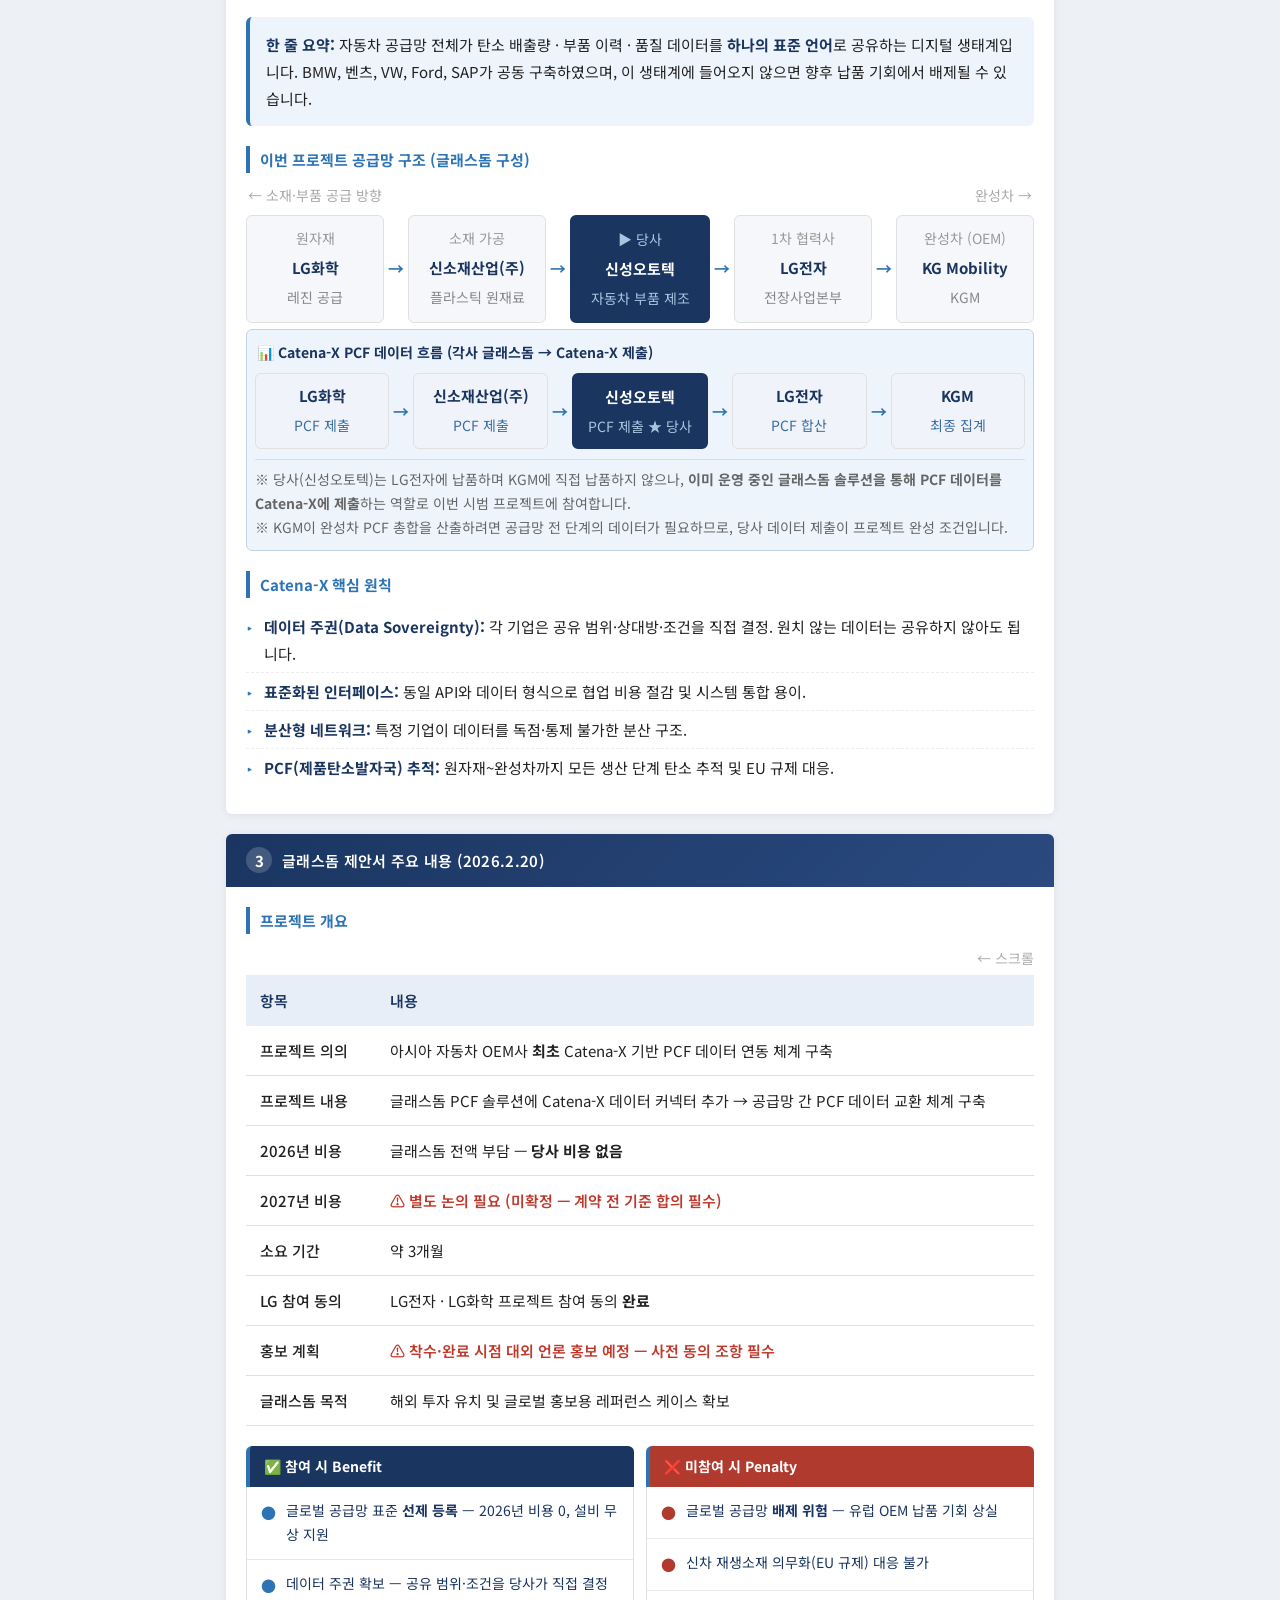
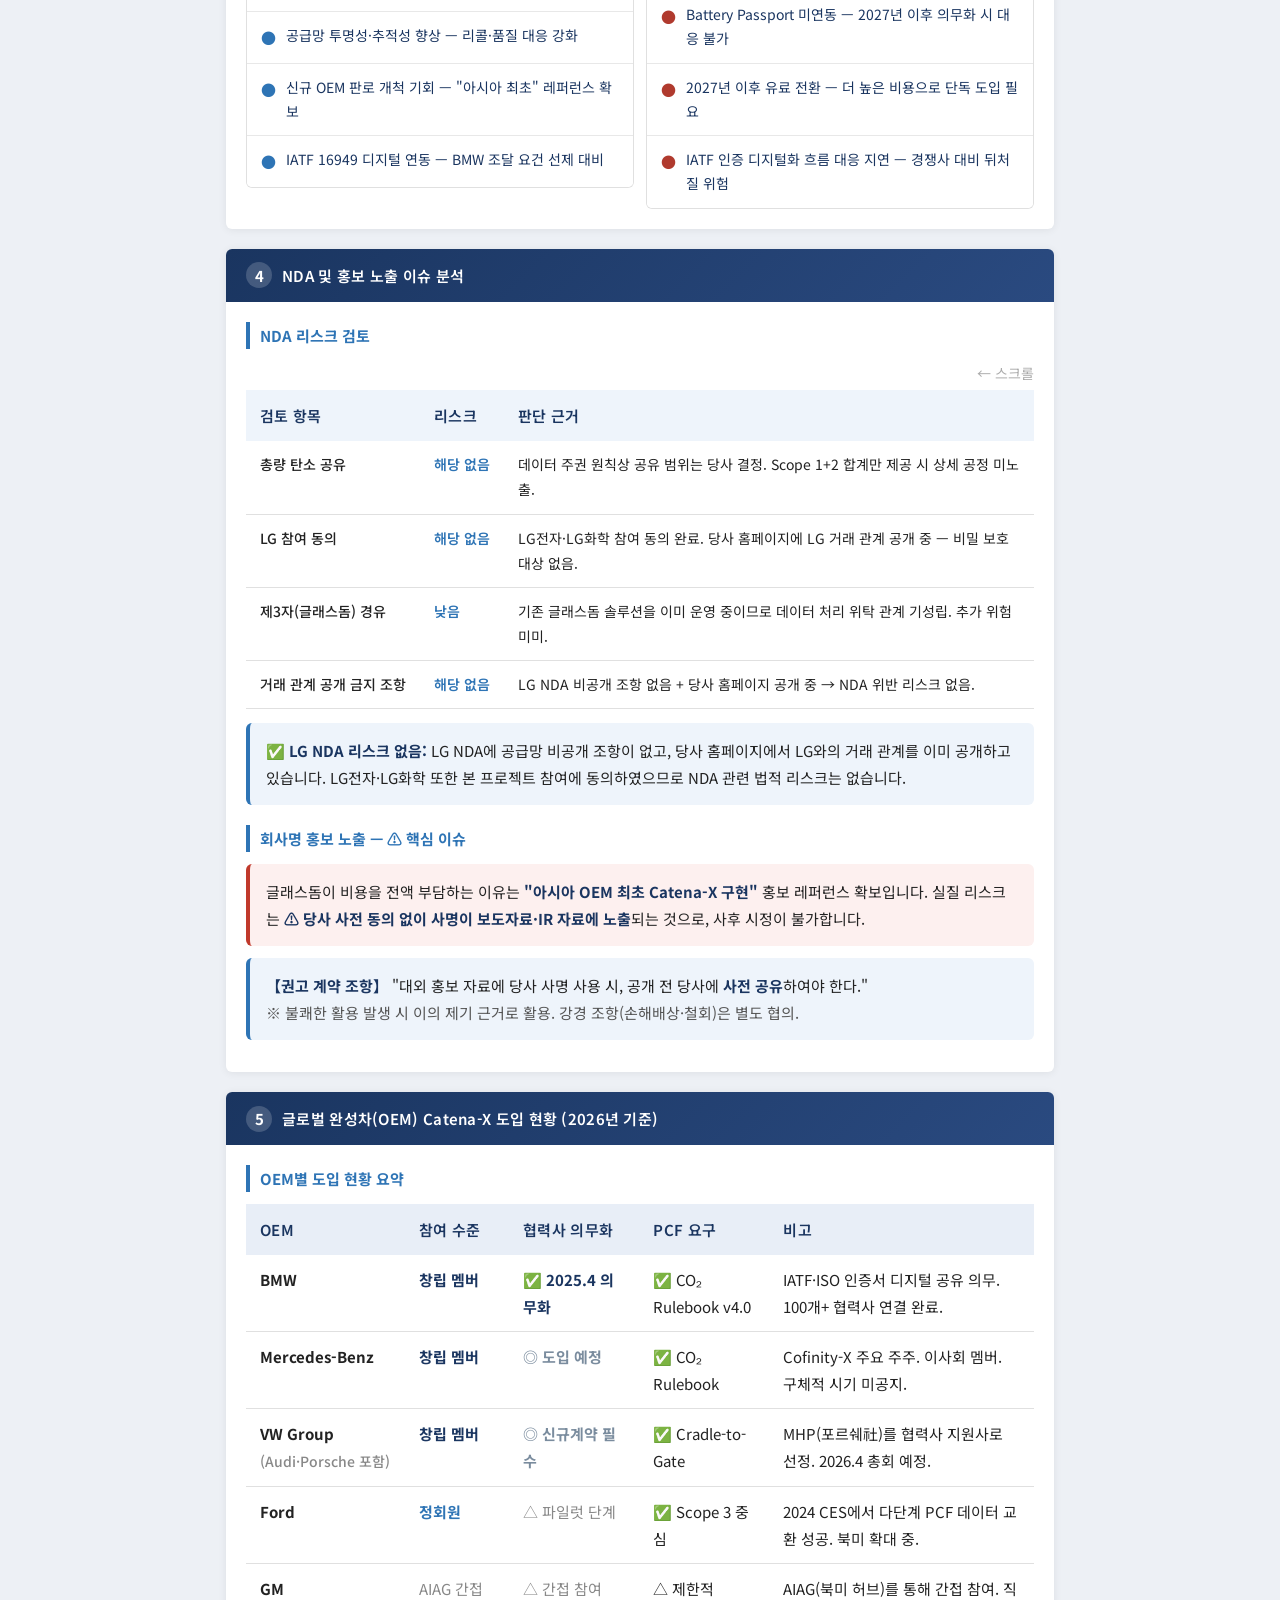
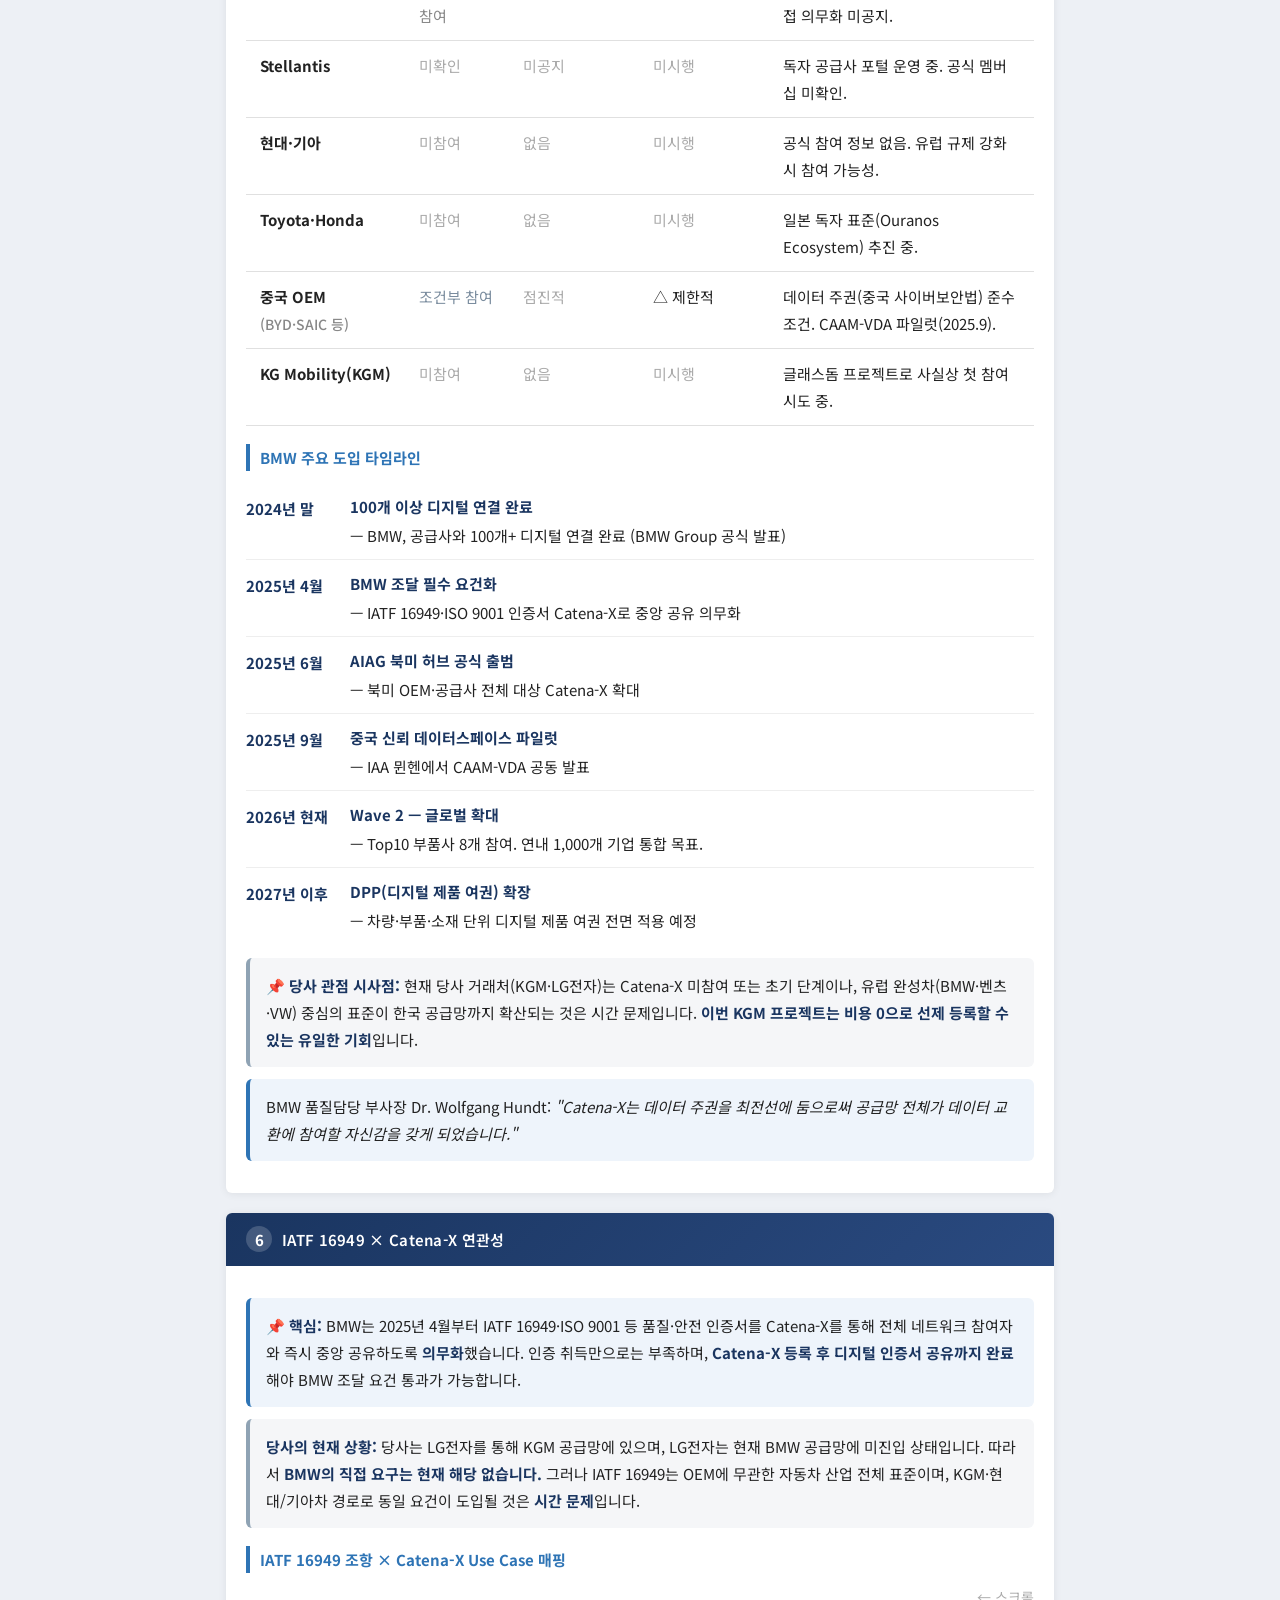
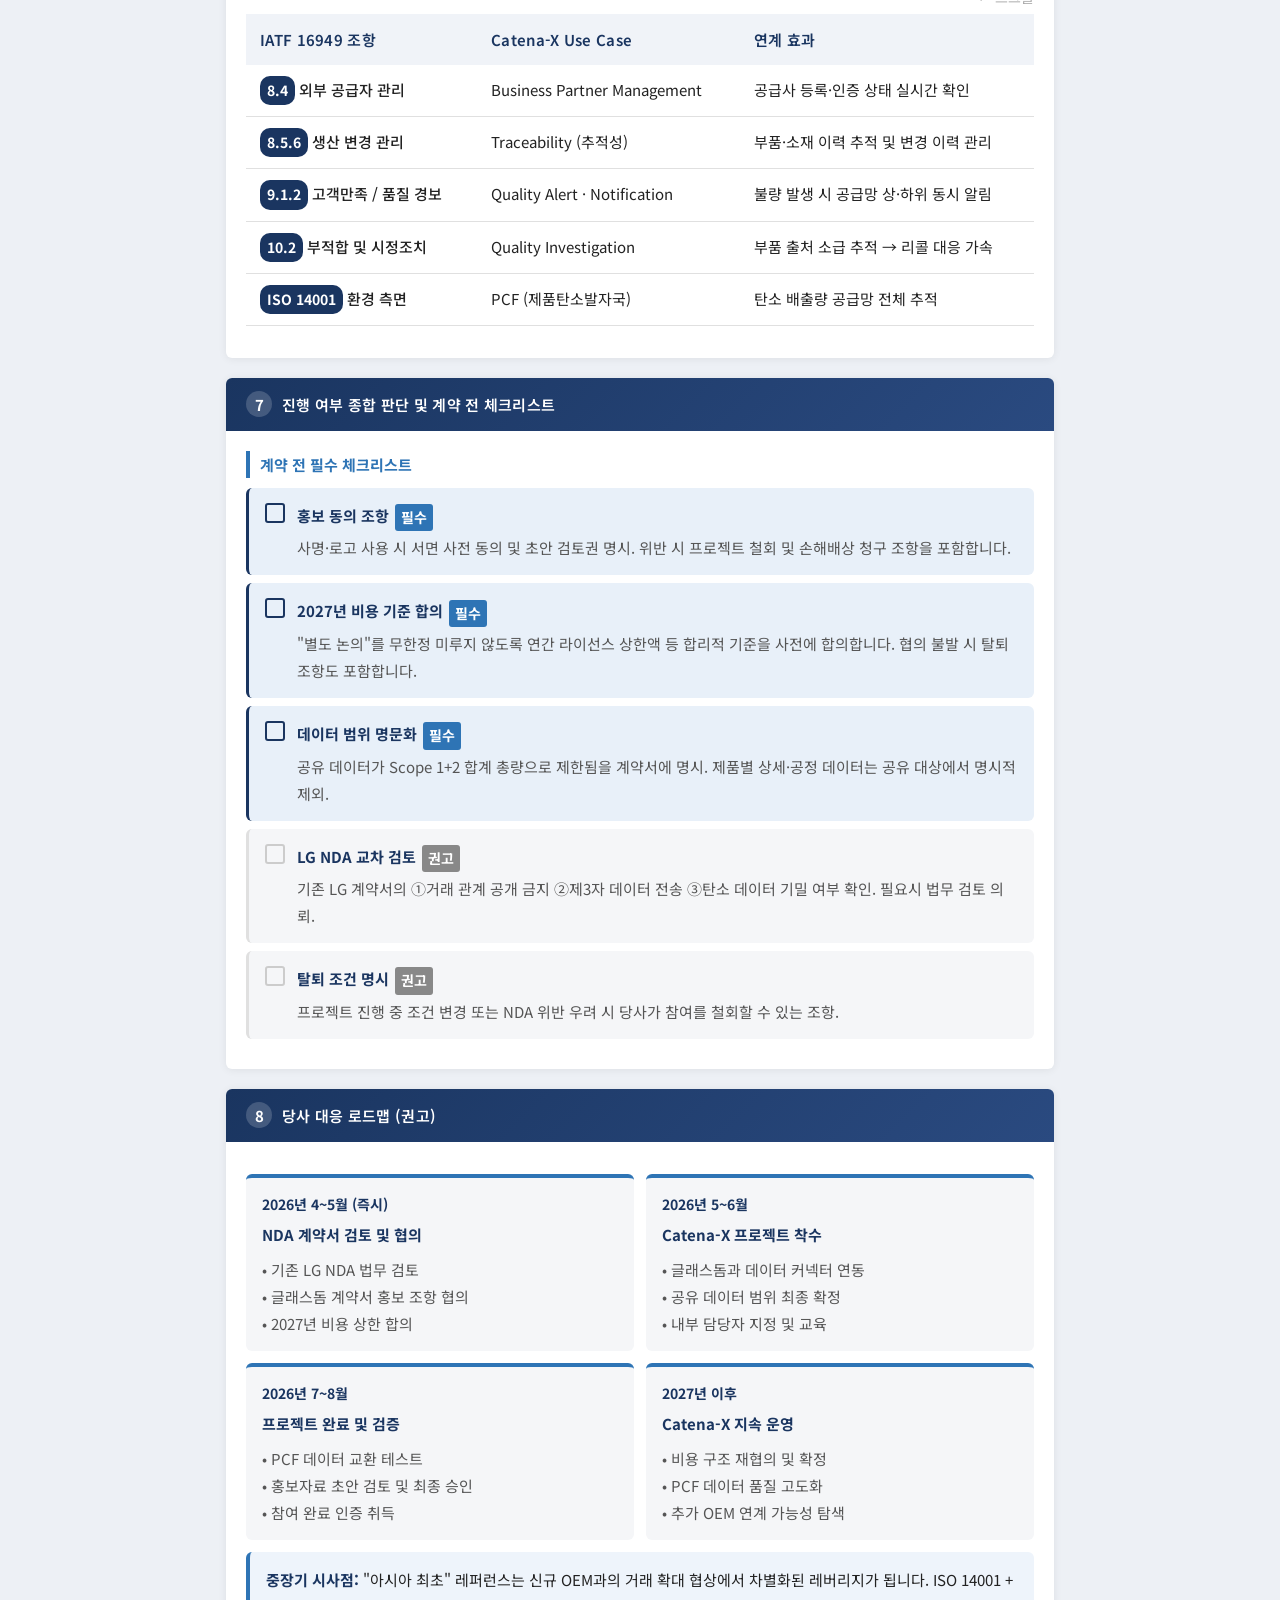
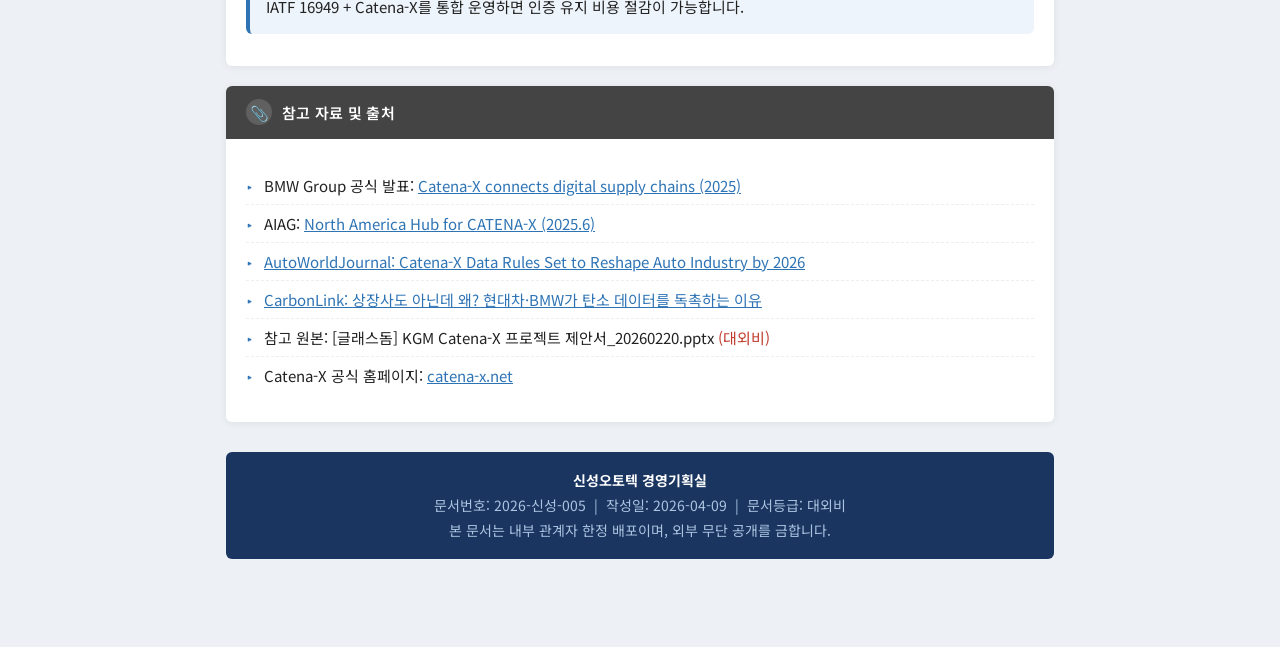
<file: CatenaX_대응분석보고서_20260409.html>
<!DOCTYPE html>
<html lang="ko">
<head>
<meta charset="UTF-8">
<meta name="viewport" content="width=device-width, initial-scale=1.0">
<title>[2026-신성-005] Catena-X 프로젝트 대응 분석 보고서</title>
<link rel="preconnect" href="https://fonts.googleapis.com">
<link rel="preconnect" href="https://fonts.gstatic.com" crossorigin>
<link href="https://fonts.googleapis.com/css2?family=Noto+Sans+KR:wght@300;400;500;600;700&display=swap" rel="stylesheet">
<style>
  *, *::before, *::after { box-sizing: border-box; margin: 0; padding: 0; }

  :root {
    --navy:    #1a3560;
    --navy2:   #2a4a80;
    --blue:    #2e74b5;
    --blue-lt: #d6e4f0;
    --blue-xs: #eef4fb;
    --red:     #c0392b;
    --orange:  #e67e22;
    --green:   #1e7e34;
    --gray:    #555;
    --gray-lt: #f5f6f8;
    --border:  #e0e0e0;
    --text:    #222;
    --radius:  6px;
  }

  body {
    font-family: 'Noto Sans KR', sans-serif;
    background: #edf0f5;
    color: var(--text);
    font-size: 15px;
    line-height: 1.8;
  }

  /* ── 상단 헤더 ── */
  .site-header {
    background: #fff;
    color: var(--navy);
    padding: 0 24px;
    display: flex;
    align-items: center;
    justify-content: space-between;
    height: 54px;
    position: sticky;
    top: 0;
    z-index: 100;
    border-bottom: 3px solid var(--navy);
    box-shadow: 0 2px 8px rgba(0,0,0,.08);
  }
  .site-header .logo { font-size: 16px; font-weight: 700; letter-spacing: .5px; }
  .site-header .logo span { color: var(--blue); }
  .site-header .doc-no { font-size: 15px; color: #666; }

  /* ── 본문 래퍼 ── */
  .wrapper {
    max-width: 860px;
    margin: 28px auto;
    padding: 0 16px 60px;
  }

  /* ── 문서 표지 카드 ── */
  .cover-card {
    background: #fff;
    border-radius: var(--radius);
    border-top: 5px solid var(--blue);
    box-shadow: 0 2px 12px rgba(0,0,0,.08);
    padding: 32px 32px 28px;
    margin-bottom: 24px;
  }
  .cover-badge {
    display: inline-block;
    background: var(--red);
    color: #fff;
    font-size: 14px;
    font-weight: 700;
    padding: 3px 10px;
    border-radius: 3px;
    letter-spacing: 2px;
    margin-bottom: 16px;
  }
  .cover-title {
    font-size: 22px;
    font-weight: 700;
    color: var(--navy);
    line-height: 1.35;
    margin-bottom: 8px;
  }
  .cover-sub {
    font-size: 15px;
    color: #666;
    margin-bottom: 24px;
  }
  .cover-meta {
    display: grid;
    grid-template-columns: 1fr 1fr;
    gap: 8px 20px;
    border-top: 1px solid var(--border);
    padding-top: 18px;
  }
  .cover-meta-item { display: flex; gap: 8px; align-items: baseline; }
  .cover-meta-item .label {
    font-size: 14px; font-weight: 600; color: var(--blue);
    white-space: nowrap; min-width: 56px;
  }
  .cover-meta-item .value { font-size: 15px; color: #333; }

  /* ── 섹션 카드 ── */
  .card {
    background: #fff;
    border-radius: var(--radius);
    box-shadow: 0 1px 8px rgba(0,0,0,.07);
    margin-bottom: 20px;
    overflow: hidden;
  }
  .card-header {
    background: linear-gradient(135deg, #1a3560 0%, #2a4a80 100%);
    color: #fff;
    padding: 13px 20px;
    display: flex;
    align-items: center;
    gap: 10px;
  }
  .card-header .num {
    background: rgba(255,255,255,.18);
    border-radius: 50%;
    width: 26px; height: 26px;
    display: flex; align-items: center; justify-content: center;
    font-size: 15px; font-weight: 700; flex-shrink: 0;
  }
  .card-header h2 { font-size: 15px; font-weight: 600; letter-spacing: .3px; }
  .card-body { padding: 20px; }

  /* ── 서브 제목 ── */
  .sub-title {
    font-size: 15px;
    font-weight: 700;
    color: var(--blue);
    border-left: 4px solid var(--blue);
    padding-left: 10px;
    margin: 20px 0 10px;
  }
  .sub-title:first-child { margin-top: 0; }

  /* ── 콜아웃 박스 ── */
  .callout {
    border-radius: 6px;
    padding: 14px 16px;
    font-size: 15px;
    line-height: 1.8;
    margin: 12px 0;
  }
  .callout.blue  { background: #eef4fb; border-left: 4px solid var(--blue); }
  .callout.green { background: #eef4fb; border-left: 4px solid var(--blue); }
  .callout.orange{ background: #f5f6f8; border-left: 4px solid #8fa3b4; }
  .callout.red   { background: #fdf0ef; border-left: 4px solid var(--red); }
  .callout strong { color: var(--navy); }

  /* ── 핵심요약 배지 행 ── */
  .summary-grid {
    display: grid;
    grid-template-columns: 1fr 1fr;
    gap: 12px;
    margin-bottom: 16px;
  }
  .summary-item {
    background: #f0f4fb;
    border-radius: 6px;
    padding: 14px 16px;
    border-left: 3px solid var(--blue);
  }
  .summary-item .s-label { font-size: 14px; color: #888; margin-bottom: 3px; }
  .summary-item .s-val   { font-size: 15px; font-weight: 600; color: var(--navy); }
  .summary-item .s-desc  { font-size: 15px; color: #555; margin-top: 2px; }
  .summary-item.warn { border-left-color: var(--red); }
  .summary-item.warn .s-val { color: var(--red); }
  .summary-item.ok   { border-left-color: var(--blue); }
  .summary-item.ok   .s-val { color: var(--blue); }

  /* ── 테이블 ── */
  .tbl-wrap { overflow-x: auto; -webkit-overflow-scrolling: touch; margin: 12px 0; }
  .tbl-scroll-hint {
    text-align: right; font-size: 14px; color: #aaa; margin-bottom: 4px;
  }
  table { width: 100%; border-collapse: collapse; font-size: 15px; min-width: 480px; }
  thead tr { background: #e8eef7; color: #1a3560; }
  thead th {
    padding: 12px 14px; text-align: left; font-weight: 600;
    font-size: 15px; letter-spacing: .3px;
    white-space: nowrap;
  }
  tbody tr { background: #fff; }
  tbody tr:nth-child(even) { background: #fff; }
  tbody tr:hover { background: #f5f8fd; }
  tbody td { padding: 11px 14px; border-bottom: 1px solid var(--border); vertical-align: top; }
  tbody td:first-child { font-weight: 500; color: #222; white-space: nowrap; }
  .tbl-head-red thead tr { background: #fdecea; color: #8b1a1a; }
  .tbl-head-green thead tr { background: #eef4fb; color: #1a3560; }
  .tbl-head-purple thead tr { background: #eef4fb; color: #1a3560; }
  .tbl-head-teal thead tr { background: #f0f3f8; color: #1a3560; }

  /* ── 불릿 리스트 ── */
  .blist { list-style: none; padding: 0; margin: 8px 0; }
  .blist li {
    padding: 5px 0 5px 18px;
    position: relative;
    font-size: 15px;
    border-bottom: 1px dashed #eee;
  }
  .blist li:last-child { border-bottom: none; }
  .blist li::before {
    content: '▸';
    color: var(--blue);
    position: absolute;
    left: 0;
    font-size: 14px;
    top: 7px;
  }
  .blist li strong { color: var(--navy); }

  /* ── 공급망 다이어그램 ── */
  .chain {
    display: flex;
    align-items: center;
    flex-wrap: wrap;
    gap: 6px;
    margin: 14px 0;
    justify-content: center;
  }
  .chain-node {
    background: var(--blue-xs);
    border: 1.5px solid var(--blue);
    border-radius: 6px;
    padding: 10px 16px;
    text-align: center;
    font-size: 15px;
    font-weight: 500;
  }
  .chain-node.highlight {
    background: var(--navy);
    border-color: var(--navy);
    color: #fff;
    font-weight: 700;
  }
  .chain-node .tier { font-size: 14px; color: #888; margin-top: 1px; }
  .chain-node.highlight .tier { color: #aac4e0; }
  .chain-arrow { color: var(--blue); font-size: 18px; line-height: 1; }

  /* ── 타임라인 ── */
  .timeline { margin: 12px 0; }
  .tl-item {
    display: flex;
    gap: 14px;
    padding: 10px 0;
    border-bottom: 1px solid #eee;
  }
  .tl-item:last-child { border-bottom: none; }
  .tl-date {
    min-width: 90px;
    font-size: 15px;
    font-weight: 700;
    color: var(--navy);
    padding-top: 2px;
  }
  .tl-content { font-size: 15px; }
  .tl-content strong { color: var(--navy); display: block; margin-bottom: 2px; }

  /* ── 체크리스트 ── */
  .checklist { margin: 10px 0; }
  .check-item {
    display: flex;
    gap: 12px;
    align-items: flex-start;
    padding: 14px 16px;
    border-radius: 6px;
    margin-bottom: 8px;
    background: var(--gray-lt);
    border-left: 3px solid var(--border);
  }
  .check-item.must { background: #e8f0f9; border-left-color: var(--navy); }
  .check-box {
    width: 20px; height: 20px; border: 2px solid #ccc; border-radius: 3px;
    flex-shrink: 0; margin-top: 1px;
  }
  .check-item.must .check-box { border-color: var(--navy); }
  .check-item .c-title { font-size: 15px; font-weight: 700; color: var(--navy); }
  .check-item .c-desc  { font-size: 15px; color: #555; margin-top: 3px; line-height: 1.8; }
  .badge-must {
    display: inline-block; background: var(--blue); color: #fff;
    font-size: 14px; font-weight: 700; padding: 1px 6px; border-radius: 3px;
    margin-left: 6px; vertical-align: middle;
  }
  .badge-rec {
    display: inline-block; background: #888; color: #fff;
    font-size: 14px; font-weight: 700; padding: 1px 6px; border-radius: 3px;
    margin-left: 6px; vertical-align: middle;
  }

  /* ── 로드맵 카드 ── */
  .roadmap { display: grid; grid-template-columns: repeat(2, 1fr); gap: 12px; margin: 12px 0; }
  .rm-card {
    background: var(--gray-lt);
    border-radius: 6px;
    border-top: 4px solid var(--blue);
    padding: 14px 16px;
  }
  .rm-card .rm-date { font-size: 14px; font-weight: 700; color: var(--navy); margin-bottom: 4px; }
  .rm-card .rm-title { font-size: 15px; font-weight: 700; color: var(--navy); margin-bottom: 8px; }
  .rm-card .rm-items { font-size: 15px; color: #555; line-height: 1.8; }

  /* ── Benefit vs Penalty ── */
  .bp-grid { display: grid; grid-template-columns: 1fr 1fr; gap: 0; border-radius: 6px; overflow: hidden; border: 1px solid var(--border); margin: 12px 0; }
  .bp-head {
    padding: 10px 14px;
    font-size: 15px; font-weight: 700; color: #fff;
    text-align: center;
  }
  .bp-head.b { background: var(--navy); }
  .bp-head.p { background: #8b1a1a; }
  .bp-body { padding: 0; }
  .bp-row {
    display: grid; grid-template-columns: 1fr 1fr;
    border-bottom: 1px solid var(--border);
  }
  .bp-row:last-child { border-bottom: none; }
  .bp-cell {
    padding: 9px 12px;
    font-size: 15px;
    border-right: 1px solid var(--border);
  }
  .bp-cell:last-child { border-right: none; }
  .bp-cell.b { background: #eef4fb; }
  .bp-cell.p { background: #fdf0ef; }

  /* ── IATF 매핑 ── */
  .iatf-badge {
    display: inline-block;
    background: var(--navy);
    color: #fff;
    font-size: 14px;
    font-weight: 700;
    padding: 2px 7px;
    border-radius: 10px;
    margin-right: 4px;
  }

  /* ── 푸터 ── */
  .doc-footer {
    background: var(--navy);
    color: #aac4e0;
    font-size: 14px;
    text-align: center;
    padding: 16px 20px;
    margin-top: 30px;
    border-radius: var(--radius);
    line-height: 1.8;
  }
  .doc-footer strong { color: #fff; }

  /* ── 모바일 ── */
  @media (max-width: 640px) {
    .site-header { padding: 0 14px; height: 48px; }
    .site-header .logo { font-size: 15px; }
    .wrapper { margin: 12px auto; padding: 0 10px 50px; }
    .cover-card { padding: 20px 16px; }
    .cover-title { font-size: 18px; }
    .cover-meta { grid-template-columns: 1fr; }
    .card-body { padding: 14px; }
    .summary-grid { grid-template-columns: 1fr; }
    .roadmap { grid-template-columns: 1fr; }
    .bp-grid { grid-template-columns: 1fr; }
    .bp-head.p { border-top: 1px solid var(--border); }
    .bp-row { grid-template-columns: 1fr; }
    .bp-cell { border-right: none; border-bottom: 1px solid var(--border); }
    .chain { flex-direction: column; align-items: center; }
    .chain-arrow { transform: rotate(90deg); }
    table { min-width: 600px; }
    .tl-item { flex-direction: column; gap: 4px; }
    .tl-date { min-width: auto; }
  }
</style>
</head>
<body>

<!-- ── 상단 헤더 ── -->
<header class="site-header">
  <div class="logo" style="display:flex;align-items:center;gap:10px;"><img src="[data-uri]" alt="신성오토텍(주)" style="height:34px;display:block;"><span style="color:#555;font-size: 15px;font-weight:500;letter-spacing:.5px;border-left:1px solid #ddd;padding-left:10px;margin-left:2px;">경영기획실</span></div>
  <div class="doc-no">문서번호: 2026-신성-005</div>
</header>

<div class="wrapper">

  <!-- ── 표지 카드 ── -->
  <div class="cover-card">
    <div class="cover-badge">★ 대 외 비 ★</div>
    <div class="cover-title">Catena-X 프로젝트 대응 분석 보고서</div>
    <div class="cover-sub">KGM Catena-X 프로젝트 제안 검토 및 진행 방향 판단</div>
    <div class="cover-meta">
      <div class="cover-meta-item"><span class="label">작성일</span><span class="value">2026년 4월 9일</span></div>
      <div class="cover-meta-item"><span class="label">문서번호</span><span class="value">2026-신성-005</span></div>
      <div class="cover-meta-item"><span class="label">작성부서</span><span class="value">경영기획실</span></div>
      <div class="cover-meta-item"><span class="label">문서등급</span><span class="value">대외비 (내부 한정)</span></div>
      <div class="cover-meta-item" style="grid-column:1/-1"><span class="label">참고원본</span><span class="value">[글래스돔] KGM Catena-X 프로젝트 제안서_20260220.pptx</span></div>
    </div>
  </div>

  <!-- ── 경영진 요약 박스 ── -->
  <div style="background:#fff;border:2px solid #1a3560;border-radius:6px;padding:20px 24px;margin-bottom:16px;">

    <!-- 헤더: 진행 권고 배너 -->
    <div style="display:flex;align-items:center;justify-content:space-between;margin-bottom:16px;padding-bottom:14px;border-bottom:1px solid #e0e8f4;">
      <div>
        <div style="font-size: 14px;font-weight:700;color:#888;letter-spacing:.8px;margin-bottom:4px;">DECISION BRIEF</div>
        <div style="font-size:16px;font-weight:700;color:#1a3560;">이번 프로젝트, 진행해야 하는 이유</div>
      </div>
      <div style="background:#1a3560;color:#fff;font-size: 14px;font-weight:700;padding:6px 16px;border-radius:20px;white-space:nowrap;">
        ✅ 진행 권고
      </div>
    </div>

    <!-- 4개 이유 카드 -->
    <div style="display:grid;grid-template-columns:1fr 1fr;gap:10px;">

      <div style="background:#f0f5ff;border-radius:6px;padding:14px 16px;border-left:4px solid #2e74b5;">
        <div style="font-size: 14px;color:#2e74b5;font-weight:700;margin-bottom:6px;">① 아시아 최초 — 선점 기회</div>
        <div style="font-size:14px;color:#222;line-height:1.8;">LG전자·글래스돔과 함께 <strong>아시아 최초</strong> Catena-X 프로젝트 참여. 홍보 자료 발송 시 사전 초안 공유를 받기로 협의합니다.</div>
      </div>

      <div style="background:#f0f5ff;border-radius:6px;padding:14px 16px;border-left:4px solid #2e74b5;">
        <div style="font-size: 14px;color:#2e74b5;font-weight:700;margin-bottom:6px;">② 지금이 가장 저렴 — 2027년까지 무상</div>
        <div style="font-size:14px;color:#222;line-height:1.8;">탄소 측정 설비 <strong>무상 지원</strong>. 연 사용료는 <strong>2027년까지 무상 논의 예정</strong>이며, 구체적인 비용 기준은 계약 전 사전 합의가 필요합니다.</div>
      </div>

      <div style="background:#f0f5ff;border-radius:6px;padding:14px 16px;border-left:4px solid #2e74b5;">
        <div style="font-size: 14px;color:#2e74b5;font-weight:700;margin-bottom:6px;">③ KGM 직납 없어도 참여 가능</div>
        <div style="font-size:14px;color:#222;line-height:1.8;">당사의 <strong>JAPE2</strong>(LG전자 납품)가 KGM 납품 제품과 유사 — 이미 글래스돔으로 탄소 관리 중이므로 해당 데이터를 Catena-X에 활용합니다.</div>
      </div>

      <div style="background:#f0f5ff;border-radius:6px;padding:14px 16px;border-left:4px solid #2e74b5;">
        <div style="font-size: 14px;color:#2e74b5;font-weight:700;margin-bottom:6px;">④ IATF 16949와 연결 — 미래 대비</div>
        <div style="font-size:14px;color:#222;line-height:1.8;">BMW는 이미 IATF 인증을 Catena-X로 진행 중. 향후 <strong>IATF 승인 절차에 Catena-X 연동 확대</strong> 가능성이 있어 지금 설치가 유리합니다.</div>
      </div>

    </div>
  </div>

  <!-- ── 1. 핵심 요약 ── -->
  <div class="card">
    <div class="card-header">
      <div class="num">1</div>
      <h2>핵심 요약 (Executive Summary)</h2>
    </div>
    <div class="card-body">
      <div class="callout blue">
        <strong>결론:</strong> Catena-X는 당사가 반드시 대응해야 할 글로벌 공급망 표준입니다.
        이번 KGM 프로젝트는 <strong>비용 부담 없이(글래스돔 전액 부담)</strong> 선제 진입할 수 있는 기회이나,
        <strong>홍보 과정 · 비용 규모와 기간 · 데이터 제공 범위</strong> 등을 서면으로 확정한 후 진행하고자 합니다.
      </div>

      <div class="summary-grid" style="margin-top:16px;">
        <div class="summary-item ok">
          <div class="s-label">글로벌 OEM 현황</div>
          <div class="s-val">선택 → 의무</div>
          <div class="s-desc">BMW·벤츠·VW 창립 멤버 의무화 진행 · 현대/기아·KGM 미참여 · 이번 프로젝트가 KGM 첫 시도</div>
        </div>
        <div class="summary-item ok">
          <div class="s-label">2026년 비용</div>
          <div class="s-val">당사 부담 없음</div>
          <div class="s-desc">글래스돔 전액 부담. 2027년 이후 별도 협의.</div>
        </div>
        <div class="summary-item">
          <div class="s-label">NDA 리스크</div>
          <div class="s-val">낮음 (조건부)</div>
          <div class="s-desc">총량 탄소 공유는 데이터 주권 원칙 부합. LG양사 동의 완료.</div>
        </div>
        <div class="summary-item warn">
          <div class="s-label">홍보 노출 리스크</div>
          <div class="s-val">⚠ 핵심 이슈</div>
          <div class="s-desc">글래스돔이 착수·완료 시점 외부 언론 홍보 예정. 서면 동의 조항 필수.</div>
        </div>
        <div class="summary-item" style="grid-column:1/-1; border-left-color:#1a3560;">
          <div class="s-label">최종 판단</div>
          <div class="s-val" style="color:var(--navy);">조건부 진행 권고</div>
          <div class="s-desc">홍보 동의 조항 · 2027년 비용 기준 · 데이터 범위 3개 항목 명문화 후 참여</div>
        </div>
      </div>
    </div>
  </div>

  <!-- ── 2. Catena-X 개요 ── -->
  <div class="card">
    <div class="card-header">
      <div class="num">2</div>
      <h2>Catena-X 개요 — 가장 쉬운 설명</h2>
    </div>
    <div class="card-body">
      <div class="callout blue">
        <strong>한 줄 요약:</strong> 자동차 공급망 전체가 탄소 배출량 · 부품 이력 · 품질 데이터를 <strong>하나의 표준 언어</strong>로 공유하는 디지털 생태계입니다.
        BMW, 벤츠, VW, Ford, SAP가 공동 구축하였으며, 이 생태계에 들어오지 않으면 향후 납품 기회에서 배제될 수 있습니다.
      </div>

      <div class="sub-title">이번 프로젝트 공급망 구조 (글래스돔 구성)</div>

      <!-- 방향 라벨 -->
      <div style="display:flex;justify-content:space-between;font-size: 14px;color:#aaa;margin-bottom:6px;padding:0 2px;">
        <span>← 소재·부품 공급 방향</span>
        <span>완성차 →</span>
      </div>

      <!-- ① 공급망 체인 — 5노드 균등 그리드 -->
      <div style="display:flex;align-items:stretch;gap:0;margin-bottom:6px;">
        <div style="flex:1;min-width:0;border-radius:6px;padding:10px 8px;text-align:center;border:1px solid #e0e0e0;background:#f5f7fa;">
          <div style="font-size: 14px;color:#999;margin-bottom:3px;">원자재</div>
          <div style="font-size: 15px;font-weight:700;color:#1a3560;">LG화학</div>
          <div style="font-size: 14px;color:#888;margin-top:4px;">레진 공급</div>
        </div>
        <div style="display:flex;align-items:center;justify-content:center;flex-shrink:0;width:24px;color:#2e74b5;font-size:16px;font-weight:700;">→</div>
        <div style="flex:1;min-width:0;border-radius:6px;padding:10px 8px;text-align:center;border:1px solid #e0e0e0;background:#f5f7fa;">
          <div style="font-size: 14px;color:#999;margin-bottom:3px;">소재 가공</div>
          <div style="font-size: 15px;font-weight:700;color:#1a3560;">신소재산업(주)</div>
          <div style="font-size: 14px;color:#888;margin-top:4px;">플라스틱 원재료</div>
        </div>
        <div style="display:flex;align-items:center;justify-content:center;flex-shrink:0;width:24px;color:#2e74b5;font-size:16px;font-weight:700;">→</div>
        <div style="flex:1;min-width:0;border-radius:6px;padding:10px 8px;text-align:center;border:2px solid #1a3560;background:#1a3560;">
          <div style="font-size: 14px;color:#aac4e0;margin-bottom:3px;">▶ 당사</div>
          <div style="font-size: 15px;font-weight:700;color:#fff;">신성오토텍</div>
          <div style="font-size: 14px;color:#aac4e0;margin-top:4px;">자동차 부품 제조</div>
        </div>
        <div style="display:flex;align-items:center;justify-content:center;flex-shrink:0;width:24px;color:#2e74b5;font-size:16px;font-weight:700;">→</div>
        <div style="flex:1;min-width:0;border-radius:6px;padding:10px 8px;text-align:center;border:1px solid #e0e0e0;background:#f5f7fa;">
          <div style="font-size: 14px;color:#999;margin-bottom:3px;">1차 협력사</div>
          <div style="font-size: 15px;font-weight:700;color:#1a3560;">LG전자</div>
          <div style="font-size: 14px;color:#888;margin-top:4px;">전장사업본부</div>
        </div>
        <div style="display:flex;align-items:center;justify-content:center;flex-shrink:0;width:24px;color:#2e74b5;font-size:16px;font-weight:700;">→</div>
        <div style="flex:1;min-width:0;border-radius:6px;padding:10px 8px;text-align:center;border:1px solid #e0e0e0;background:#f5f7fa;">
          <div style="font-size: 14px;color:#999;margin-bottom:3px;">완성차 (OEM)</div>
          <div style="font-size: 15px;font-weight:700;color:#1a3560;">KG Mobility</div>
          <div style="font-size: 14px;color:#888;margin-top:4px;">KGM</div>
        </div>
      </div>

      <!-- ② PCF 데이터 흐름 — 동일 컬럼 정렬 -->
      <div style="background:#eef4fb;border:1px solid #c0d4e8;border-radius:6px;padding:10px 8px;">
        <div style="font-size: 14px;font-weight:700;color:#1a3560;margin-bottom:8px;padding:0 2px;">📊 Catena-X PCF 데이터 흐름 (각사 글래스돔 → Catena-X 제출)</div>
        <div style="display:flex;align-items:stretch;gap:0;">
          <div style="flex:1;min-width:0;border-radius:6px;padding:8px 8px;text-align:center;border:1px solid #e0e0e0;background:#f0f4fa;">
            <div style="font-size: 15px;font-weight:700;color:#1a3560;">LG화학</div>
            <div style="font-size: 14px;color:#3a6ea0;margin-top:4px;">PCF 제출</div>
          </div>
          <div style="display:flex;align-items:center;justify-content:center;flex-shrink:0;width:24px;color:#2e74b5;font-size:16px;font-weight:700;color:#2e74b5;">→</div>
          <div style="flex:1;min-width:0;border-radius:6px;padding:8px 8px;text-align:center;border:1px solid #e0e0e0;background:#f0f4fa;">
            <div style="font-size: 15px;font-weight:700;color:#1a3560;">신소재산업(주)</div>
            <div style="font-size: 14px;color:#3a6ea0;margin-top:4px;">PCF 제출</div>
          </div>
          <div style="display:flex;align-items:center;justify-content:center;flex-shrink:0;width:24px;color:#2e74b5;font-size:16px;font-weight:700;color:#2e74b5;">→</div>
          <div style="flex:1;min-width:0;border-radius:6px;padding:8px 8px;text-align:center;border:2px solid #1a3560;background:#1a3560;">
            <div style="font-size: 15px;font-weight:700;color:#fff;">신성오토텍</div>
            <div style="font-size: 14px;color:#aac4e0;margin-top:4px;">PCF 제출 ★ 당사</div>
          </div>
          <div style="display:flex;align-items:center;justify-content:center;flex-shrink:0;width:24px;color:#2e74b5;font-size:16px;font-weight:700;color:#2e74b5;">→</div>
          <div style="flex:1;min-width:0;border-radius:6px;padding:8px 8px;text-align:center;border:1px solid #e0e0e0;background:#f0f4fa;">
            <div style="font-size: 15px;font-weight:700;color:#1a3560;">LG전자</div>
            <div style="font-size: 14px;color:#3a6ea0;margin-top:4px;">PCF 합산</div>
          </div>
          <div style="display:flex;align-items:center;justify-content:center;flex-shrink:0;width:24px;color:#2e74b5;font-size:16px;font-weight:700;color:#2e74b5;">→</div>
          <div style="flex:1;min-width:0;border-radius:6px;padding:8px 8px;text-align:center;border:1px solid #e0e0e0;background:#f0f4fa;">
            <div style="font-size: 15px;font-weight:700;color:#1a3560;">KGM</div>
            <div style="font-size: 14px;color:#3a6ea0;margin-top:4px;">최종 집계</div>
          </div>
        </div>
        <div style="font-size: 14px;color:#666;margin-top:10px;line-height:1.7;border-top:1px solid #ddd;padding-top:8px;">
          ※ 당사(신성오토텍)는 LG전자에 납품하며 KGM에 직접 납품하지 않으나, <strong>이미 운영 중인 글래스돔 솔루션을 통해 PCF 데이터를 Catena-X에 제출</strong>하는 역할로 이번 시범 프로젝트에 참여합니다.<br>
          ※ KGM이 완성차 PCF 총합을 산출하려면 공급망 전 단계의 데이터가 필요하므로, 당사 데이터 제출이 프로젝트 완성 조건입니다.
        </div>
      </div>

      <div class="sub-title">Catena-X 핵심 원칙</div>
      <ul class="blist">
        <li><strong>데이터 주권(Data Sovereignty):</strong> 각 기업은 공유 범위·상대방·조건을 직접 결정. 원치 않는 데이터는 공유하지 않아도 됩니다.</li>
        <li><strong>표준화된 인터페이스:</strong> 동일 API와 데이터 형식으로 협업 비용 절감 및 시스템 통합 용이.</li>
        <li><strong>분산형 네트워크:</strong> 특정 기업이 데이터를 독점·통제 불가한 분산 구조.</li>
        <li><strong>PCF(제품탄소발자국) 추적:</strong> 원자재~완성차까지 모든 생산 단계 탄소 추적 및 EU 규제 대응.</li>
      </ul>
    </div>
  </div>

  <!-- ── 3. 제안서 주요 내용 ── -->
  <div class="card">
    <div class="card-header">
      <div class="num">3</div>
      <h2>글래스돔 제안서 주요 내용 (2026.2.20)</h2>
    </div>
    <div class="card-body">

      <div class="sub-title">프로젝트 개요</div>
      <div class="tbl-wrap">
        <div class="tbl-scroll-hint">← 스크롤</div>
        <table>
          <thead><tr><th style="width:130px">항목</th><th>내용</th></tr></thead>
          <tbody>
            <tr><td>프로젝트 의의</td><td>아시아 자동차 OEM사 <strong>최초</strong> Catena-X 기반 PCF 데이터 연동 체계 구축</td></tr>
            <tr><td>프로젝트 내용</td><td>글래스돔 PCF 솔루션에 Catena-X 데이터 커넥터 추가 → 공급망 간 PCF 데이터 교환 체계 구축</td></tr>
            <tr><td>2026년 비용</td><td>글래스돔 전액 부담 — <strong>당사 비용 없음</strong></td></tr>
            <tr><td>2027년 비용</td><td><span style="color:var(--red);font-weight:600;">⚠ 별도 논의 필요 (미확정 — 계약 전 기준 합의 필수)</span></td></tr>
            <tr><td>소요 기간</td><td>약 3개월</td></tr>
            <tr><td>LG 참여 동의</td><td>LG전자 · LG화학 프로젝트 참여 동의 <strong>완료</strong></td></tr>
            <tr><td>홍보 계획</td><td><span style="color:var(--red);font-weight:600;">⚠ 착수·완료 시점 대외 언론 홍보 예정 — 사전 동의 조항 필수</span></td></tr>
            <tr><td>글래스돔 목적</td><td>해외 투자 유치 및 글로벌 홍보용 레퍼런스 케이스 확보</td></tr>
          </tbody>
        </table>
      </div>

      <div style="display:grid;grid-template-columns:1fr 1fr;gap:12px;margin-top:20px;">

        <!-- ✅ Benefit -->
        <div>
          <div class="sub-title" style="background:#1a3560;color:#fff;padding:8px 14px;border-radius:6px 6px 0 0;margin:0;font-size:14px;">
            ✅ 참여 시 Benefit
          </div>
          <div style="border:1px solid #e0e0e0;border-top:none;border-radius:0 0 6px 6px;overflow:hidden;">
            <div style="display:flex;align-items:flex-start;gap:10px;padding:12px 14px;border-bottom:1px solid #e8e8e8;background:#fff;">
              <span style="color:#2e74b5;font-size:15px;flex-shrink:0;">●</span>
              <span style="font-size:14px;color:#1a3560;line-height:1.7;">글로벌 공급망 표준 <strong>선제 등록</strong> — 2026년 비용 0, 설비 무상 지원</span>
            </div>
            <div style="display:flex;align-items:flex-start;gap:10px;padding:12px 14px;border-bottom:1px solid #e8e8e8;background:#fff;">
              <span style="color:#2e74b5;font-size:15px;flex-shrink:0;">●</span>
              <span style="font-size:14px;color:#1a3560;line-height:1.7;">데이터 주권 확보 — 공유 범위·조건을 당사가 직접 결정</span>
            </div>
            <div style="display:flex;align-items:flex-start;gap:10px;padding:12px 14px;border-bottom:1px solid #e8e8e8;background:#fff;">
              <span style="color:#2e74b5;font-size:15px;flex-shrink:0;">●</span>
              <span style="font-size:14px;color:#1a3560;line-height:1.7;">공급망 투명성·추적성 향상 — 리콜·품질 대응 강화</span>
            </div>
            <div style="display:flex;align-items:flex-start;gap:10px;padding:12px 14px;border-bottom:1px solid #e8e8e8;background:#fff;">
              <span style="color:#2e74b5;font-size:15px;flex-shrink:0;">●</span>
              <span style="font-size:14px;color:#1a3560;line-height:1.7;">신규 OEM 판로 개척 기회 — "아시아 최초" 레퍼런스 확보</span>
            </div>
            <div style="display:flex;align-items:flex-start;gap:10px;padding:12px 14px;background:#fff;">
              <span style="color:#2e74b5;font-size:15px;flex-shrink:0;">●</span>
              <span style="font-size:14px;color:#1a3560;line-height:1.7;">IATF 16949 디지털 연동 — BMW 조달 요건 선제 대비</span>
            </div>
          </div>
        </div>

        <!-- ❌ Penalty -->
        <div>
          <div class="sub-title" style="background:#b03a2e;color:#fff;padding:8px 14px;border-radius:6px 6px 0 0;margin:0;font-size:14px;">
            ❌ 미참여 시 Penalty
          </div>
          <div style="border:1px solid #e0e0e0;border-top:none;border-radius:0 0 6px 6px;overflow:hidden;">
            <div style="display:flex;align-items:flex-start;gap:10px;padding:12px 14px;border-bottom:1px solid #e8e8e8;background:#fff;">
              <span style="color:#b03a2e;font-size:15px;flex-shrink:0;">●</span>
              <span style="font-size:14px;color:#1a3560;line-height:1.7;">글로벌 공급망 <strong>배제 위험</strong> — 유럽 OEM 납품 기회 상실</span>
            </div>
            <div style="display:flex;align-items:flex-start;gap:10px;padding:12px 14px;border-bottom:1px solid #e8e8e8;background:#fff;">
              <span style="color:#b03a2e;font-size:15px;flex-shrink:0;">●</span>
              <span style="font-size:14px;color:#1a3560;line-height:1.7;">신차 재생소재 의무화(EU 규제) 대응 불가</span>
            </div>
            <div style="display:flex;align-items:flex-start;gap:10px;padding:12px 14px;border-bottom:1px solid #e8e8e8;background:#fff;">
              <span style="color:#b03a2e;font-size:15px;flex-shrink:0;">●</span>
              <span style="font-size:14px;color:#1a3560;line-height:1.7;">Battery Passport 미연동 — 2027년 이후 의무화 시 대응 불가</span>
            </div>
            <div style="display:flex;align-items:flex-start;gap:10px;padding:12px 14px;border-bottom:1px solid #e8e8e8;background:#fff;">
              <span style="color:#b03a2e;font-size:15px;flex-shrink:0;">●</span>
              <span style="font-size:14px;color:#1a3560;line-height:1.7;">2027년 이후 유료 전환 — 더 높은 비용으로 단독 도입 필요</span>
            </div>
            <div style="display:flex;align-items:flex-start;gap:10px;padding:12px 14px;background:#fff;">
              <span style="color:#b03a2e;font-size:15px;flex-shrink:0;">●</span>
              <span style="font-size:14px;color:#1a3560;line-height:1.7;">IATF 인증 디지털화 흐름 대응 지연 — 경쟁사 대비 뒤처질 위험</span>
            </div>
          </div>
        </div>

      </div>
    </div>
  </div>

  <!-- ── 4. NDA / 홍보 이슈 ── -->
  <div class="card">
    <div class="card-header">
      <div class="num">4</div>
      <h2>NDA 및 홍보 노출 이슈 분석</h2>
    </div>
    <div class="card-body">

      <div class="sub-title">NDA 리스크 검토</div>
      <div class="tbl-wrap">
        <div class="tbl-scroll-hint">← 스크롤</div>
        <table class="tbl-head-purple" style="font-size: 14px;">
          <thead><tr><th>검토 항목</th><th style="white-space:nowrap;">리스크</th><th>판단 근거</th></tr></thead>
          <tbody>
            <tr><td>총량 탄소 공유</td><td style="color:var(--blue);font-weight:600;white-space:nowrap;">해당 없음</td><td>데이터 주권 원칙상 공유 범위는 당사 결정. Scope 1+2 합계만 제공 시 상세 공정 미노출.</td></tr>
            <tr><td>LG 참여 동의</td><td style="color:var(--blue);font-weight:600;white-space:nowrap;">해당 없음</td><td>LG전자·LG화학 참여 동의 완료. 당사 홈페이지에 LG 거래 관계 공개 중 — 비밀 보호 대상 없음.</td></tr>
            <tr><td>제3자(글래스돔) 경유</td><td style="color:var(--blue);font-weight:600;white-space:nowrap;">낮음</td><td>기존 글래스돔 솔루션을 이미 운영 중이므로 데이터 처리 위탁 관계 기성립. 추가 위험 미미.</td></tr>
            <tr><td>거래 관계 공개 금지 조항</td><td style="color:var(--blue);font-weight:600;white-space:nowrap;">해당 없음</td><td>LG NDA 비공개 조항 없음 + 당사 홈페이지 공개 중 → NDA 위반 리스크 없음.</td></tr>
          </tbody>
        </table>
      </div>

      <div class="callout green" style="margin-top:14px;">
        <strong>✅ LG NDA 리스크 없음:</strong> LG NDA에 공급망 비공개 조항이 없고, 당사 홈페이지에서 LG와의 거래 관계를 이미 공개하고 있습니다. LG전자·LG화학 또한 본 프로젝트 참여에 동의하였으므로 NDA 관련 법적 리스크는 없습니다.
      </div>

      <div class="sub-title" style="margin-top:20px;">회사명 홍보 노출 — ⚠ 핵심 이슈</div>
      <div class="callout red">
        글래스돔이 비용을 전액 부담하는 이유는 <strong>"아시아 OEM 최초 Catena-X 구현"</strong> 홍보 레퍼런스 확보입니다.
        실질 리스크는 <strong>⚠ 당사 사전 동의 없이 사명이 보도자료·IR 자료에 노출</strong>되는 것으로, 사후 시정이 불가합니다.
      </div>

      <div class="callout blue" style="margin-top:10px;">
        <strong>【권고 계약 조항】</strong> "대외 홍보 자료에 당사 사명 사용 시, 공개 전 당사에 <strong>사전 공유</strong>하여야 한다."<br>
        <span style="color:#555;">※ 불쾌한 활용 발생 시 이의 제기 근거로 활용. 강경 조항(손해배상·철회)은 별도 협의.</span>
      </div>
    </div>
  </div>

  <!-- ── 5. 글로벌 OEM 현황 ── -->
  <div class="card">
    <div class="card-header">
      <div class="num">5</div>
      <h2>글로벌 완성차(OEM) Catena-X 도입 현황 (2026년 기준)</h2>
    </div>
    <div class="card-body">

      <div class="sub-title">OEM별 도입 현황 요약</div>
      <div class="tbl-wrap">
        <table>
          <thead><tr><th>OEM</th><th>참여 수준</th><th>협력사 의무화</th><th>PCF 요구</th><th>비고</th></tr></thead>
          <tbody>
            <tr>
              <td><strong>BMW</strong></td>
              <td style="color:var(--navy);font-weight:700;">창립 멤버</td>
              <td style="color:var(--navy);font-weight:700;">✅ 2025.4 의무화</td>
              <td>✅ CO₂ Rulebook v4.0</td>
              <td>IATF·ISO 인증서 디지털 공유 의무. 100개+ 협력사 연결 완료.</td>
            </tr>
            <tr>
              <td><strong>Mercedes-Benz</strong></td>
              <td style="color:var(--navy);font-weight:700;">창립 멤버</td>
              <td style="color:#7a8c9e;font-weight:700;">◎ 도입 예정</td>
              <td>✅ CO₂ Rulebook</td>
              <td>Cofinity-X 주요 주주. 이사회 멤버. 구체적 시기 미공지.</td>
            </tr>
            <tr>
              <td><strong>VW Group</strong><br><span style="font-size: 14px;color:#888;">(Audi·Porsche 포함)</span></td>
              <td style="color:var(--navy);font-weight:700;">창립 멤버</td>
              <td style="color:#7a8c9e;font-weight:700;">◎ 신규계약 필수</td>
              <td>✅ Cradle-to-Gate</td>
              <td>MHP(포르쉐社)를 협력사 지원사로 선정. 2026.4 총회 예정.</td>
            </tr>
            <tr>
              <td><strong>Ford</strong></td>
              <td style="color:var(--blue);font-weight:700;">정회원</td>
              <td style="color:#888;">△ 파일럿 단계</td>
              <td>✅ Scope 3 중심</td>
              <td>2024 CES에서 다단계 PCF 데이터 교환 성공. 북미 확대 중.</td>
            </tr>
            <tr>
              <td><strong>GM</strong></td>
              <td style="color:#888;">AIAG 간접 참여</td>
              <td style="color:#888;">△ 간접 참여</td>
              <td>△ 제한적</td>
              <td>AIAG(북미 허브)를 통해 간접 참여. 직접 의무화 미공지.</td>
            </tr>
            <tr>
              <td><strong>Stellantis</strong></td>
              <td style="color:#aaa;">미확인</td>
              <td style="color:#aaa;">미공지</td>
              <td style="color:#aaa;">미시행</td>
              <td>독자 공급사 포털 운영 중. 공식 멤버십 미확인.</td>
            </tr>
            <tr>
              <td><strong>현대·기아</strong></td>
              <td style="color:#aaa;">미참여</td>
              <td style="color:#aaa;">없음</td>
              <td style="color:#aaa;">미시행</td>
              <td>공식 참여 정보 없음. 유럽 규제 강화 시 참여 가능성.</td>
            </tr>
            <tr>
              <td><strong>Toyota·Honda</strong></td>
              <td style="color:#aaa;">미참여</td>
              <td style="color:#aaa;">없음</td>
              <td style="color:#aaa;">미시행</td>
              <td>일본 독자 표준(Ouranos Ecosystem) 추진 중.</td>
            </tr>
            <tr>
              <td><strong>중국 OEM</strong><br><span style="font-size: 14px;color:#888;">(BYD·SAIC 등)</span></td>
              <td style="color:#7a8c9e;">조건부 참여</td>
              <td style="color:#aaa;">점진적</td>
              <td>△ 제한적</td>
              <td>데이터 주권(중국 사이버보안법) 준수 조건. CAAM-VDA 파일럿(2025.9).</td>
            </tr>
            <tr>
              <td><strong>KG Mobility(KGM)</strong></td>
              <td style="color:#aaa;">미참여</td>
              <td style="color:#aaa;">없음</td>
              <td style="color:#aaa;">미시행</td>
              <td>글래스돔 프로젝트로 사실상 첫 참여 시도 중.</td>
            </tr>
          </tbody>
        </table>
      </div>

      <div class="sub-title" style="margin-top:18px;">BMW 주요 도입 타임라인</div>
      <div class="timeline">
        <div class="tl-item">
          <div class="tl-date">2024년 말</div>
          <div class="tl-content"><strong>100개 이상 디지털 연결 완료</strong> — BMW, 공급사와 100개+ 디지털 연결 완료 (BMW Group 공식 발표)</div>
        </div>
        <div class="tl-item">
          <div class="tl-date">2025년 4월</div>
          <div class="tl-content"><strong>BMW 조달 필수 요건화</strong> — IATF 16949·ISO 9001 인증서 Catena-X로 중앙 공유 의무화</div>
        </div>
        <div class="tl-item">
          <div class="tl-date">2025년 6월</div>
          <div class="tl-content"><strong>AIAG 북미 허브 공식 출범</strong> — 북미 OEM·공급사 전체 대상 Catena-X 확대</div>
        </div>
        <div class="tl-item">
          <div class="tl-date">2025년 9월</div>
          <div class="tl-content"><strong>중국 신뢰 데이터스페이스 파일럿</strong> — IAA 뮌헨에서 CAAM-VDA 공동 발표</div>
        </div>
        <div class="tl-item">
          <div class="tl-date">2026년 현재</div>
          <div class="tl-content"><strong>Wave 2 — 글로벌 확대</strong> — Top10 부품사 8개 참여. 연내 1,000개 기업 통합 목표.</div>
        </div>
        <div class="tl-item">
          <div class="tl-date">2027년 이후</div>
          <div class="tl-content"><strong>DPP(디지털 제품 여권) 확장</strong> — 차량·부품·소재 단위 디지털 제품 여권 전면 적용 예정</div>
        </div>
      </div>

      <div class="callout orange" style="margin-top:14px;">
        <strong>📌 당사 관점 시사점:</strong> 현재 당사 거래처(KGM·LG전자)는 Catena-X 미참여 또는 초기 단계이나,
        유럽 완성차(BMW·벤츠·VW) 중심의 표준이 한국 공급망까지 확산되는 것은 시간 문제입니다.
        <strong>이번 KGM 프로젝트는 비용 0으로 선제 등록할 수 있는 유일한 기회</strong>입니다.
      </div>

      <div class="callout blue" style="margin-top:10px;">
        BMW 품질담당 부사장 Dr. Wolfgang Hundt: <em>"Catena-X는 데이터 주권을 최전선에 둠으로써
        공급망 전체가 데이터 교환에 참여할 자신감을 갖게 되었습니다."</em>
      </div>
    </div>
  </div>

  <!-- ── 6. IATF 16949 연관성 ── -->
  <div class="card">
    <div class="card-header">
      <div class="num">6</div>
      <h2>IATF 16949 × Catena-X 연관성</h2>
    </div>
    <div class="card-body">

      <div class="callout blue">
        <strong>📌 핵심:</strong> BMW는 2025년 4월부터 IATF 16949·ISO 9001 등 품질·안전 인증서를
        Catena-X를 통해 전체 네트워크 참여자와 즉시 중앙 공유하도록 <strong>의무화</strong>했습니다.
        인증 취득만으로는 부족하며, <strong>Catena-X 등록 후 디지털 인증서 공유까지 완료</strong>해야 BMW 조달 요건 통과가 가능합니다.
      </div>

      <div class="callout orange" style="margin-top:10px;">
        <strong>당사의 현재 상황:</strong> 당사는 LG전자를 통해 KGM 공급망에 있으며, LG전자는 현재 BMW 공급망에 미진입 상태입니다.
        따라서 <strong>BMW의 직접 요구는 현재 해당 없습니다.</strong>
        그러나 IATF 16949는 OEM에 무관한 자동차 산업 전체 표준이며, KGM·현대/기아차 경로로 동일 요건이
        도입될 것은 <strong>시간 문제</strong>입니다.
      </div>

      <div class="sub-title" style="margin-top:18px;">IATF 16949 조항 × Catena-X Use Case 매핑</div>
      <div class="tbl-wrap">
        <div class="tbl-scroll-hint">← 스크롤</div>
        <table class="tbl-head-teal">
          <thead><tr><th>IATF 16949 조항</th><th>Catena-X Use Case</th><th>연계 효과</th></tr></thead>
          <tbody>
            <tr>
              <td><span class="iatf-badge">8.4</span>외부 공급자 관리</td>
              <td>Business Partner Management</td>
              <td>공급사 등록·인증 상태 실시간 확인</td>
            </tr>
            <tr>
              <td><span class="iatf-badge">8.5.6</span>생산 변경 관리</td>
              <td>Traceability (추적성)</td>
              <td>부품·소재 이력 추적 및 변경 이력 관리</td>
            </tr>
            <tr>
              <td><span class="iatf-badge">9.1.2</span>고객만족 / 품질 경보</td>
              <td>Quality Alert · Notification</td>
              <td>불량 발생 시 공급망 상·하위 동시 알림</td>
            </tr>
            <tr>
              <td><span class="iatf-badge">10.2</span>부적합 및 시정조치</td>
              <td>Quality Investigation</td>
              <td>부품 출처 소급 추적 → 리콜 대응 가속</td>
            </tr>
            <tr>
              <td><span class="iatf-badge">ISO 14001</span>환경 측면</td>
              <td>PCF (제품탄소발자국)</td>
              <td>탄소 배출량 공급망 전체 추적</td>
            </tr>
          </tbody>
        </table>
      </div>


    </div>
  </div>

  <!-- ── 7. 진행 판단 및 체크리스트 ── -->
  <div class="card">
    <div class="card-header">
      <div class="num">7</div>
      <h2>진행 여부 종합 판단 및 계약 전 체크리스트</h2>
    </div>
    <div class="card-body">

      <div class="sub-title">계약 전 필수 체크리스트</div>
      <div class="checklist">
        <div class="check-item must">
          <div class="check-box"></div>
          <div>
            <div class="c-title">홍보 동의 조항<span class="badge-must">필수</span></div>
            <div class="c-desc">사명·로고 사용 시 서면 사전 동의 및 초안 검토권 명시. 위반 시 프로젝트 철회 및 손해배상 청구 조항을 포함합니다.</div>
          </div>
        </div>
        <div class="check-item must">
          <div class="check-box"></div>
          <div>
            <div class="c-title">2027년 비용 기준 합의<span class="badge-must">필수</span></div>
            <div class="c-desc">"별도 논의"를 무한정 미루지 않도록 연간 라이선스 상한액 등 합리적 기준을 사전에 합의합니다. 협의 불발 시 탈퇴 조항도 포함합니다.</div>
          </div>
        </div>
        <div class="check-item must">
          <div class="check-box"></div>
          <div>
            <div class="c-title">데이터 범위 명문화<span class="badge-must">필수</span></div>
            <div class="c-desc">공유 데이터가 Scope 1+2 합계 총량으로 제한됨을 계약서에 명시. 제품별 상세·공정 데이터는 공유 대상에서 명시적 제외.</div>
          </div>
        </div>
        <div class="check-item">
          <div class="check-box"></div>
          <div>
            <div class="c-title">LG NDA 교차 검토<span class="badge-rec">권고</span></div>
            <div class="c-desc">기존 LG 계약서의 ①거래 관계 공개 금지 ②제3자 데이터 전송 ③탄소 데이터 기밀 여부 확인. 필요시 법무 검토 의뢰.</div>
          </div>
        </div>
        <div class="check-item">
          <div class="check-box"></div>
          <div>
            <div class="c-title">탈퇴 조건 명시<span class="badge-rec">권고</span></div>
            <div class="c-desc">프로젝트 진행 중 조건 변경 또는 NDA 위반 우려 시 당사가 참여를 철회할 수 있는 조항.</div>
          </div>
        </div>
      </div>
    </div>
  </div>

  <!-- ── 8. 로드맵 ── -->
  <div class="card">
    <div class="card-header">
      <div class="num">8</div>
      <h2>당사 대응 로드맵 (권고)</h2>
    </div>
    <div class="card-body">
      <div class="roadmap">
        <div class="rm-card">
          <div class="rm-date">2026년 4~5월 (즉시)</div>
          <div class="rm-title">NDA 계약서 검토 및 협의</div>
          <div class="rm-items">
            • 기존 LG NDA 법무 검토<br>
            • 글래스돔 계약서 홍보 조항 협의<br>
            • 2027년 비용 상한 합의
          </div>
        </div>
        <div class="rm-card">
          <div class="rm-date">2026년 5~6월</div>
          <div class="rm-title">Catena-X 프로젝트 착수</div>
          <div class="rm-items">
            • 글래스돔과 데이터 커넥터 연동<br>
            • 공유 데이터 범위 최종 확정<br>
            • 내부 담당자 지정 및 교육
          </div>
        </div>
        <div class="rm-card">
          <div class="rm-date">2026년 7~8월</div>
          <div class="rm-title">프로젝트 완료 및 검증</div>
          <div class="rm-items">
            • PCF 데이터 교환 테스트<br>
            • 홍보자료 초안 검토 및 최종 승인<br>
            • 참여 완료 인증 취득
          </div>
        </div>
        <div class="rm-card">
          <div class="rm-date">2027년 이후</div>
          <div class="rm-title">Catena-X 지속 운영</div>
          <div class="rm-items">
            • 비용 구조 재협의 및 확정<br>
            • PCF 데이터 품질 고도화<br>
            • 추가 OEM 연계 가능성 탐색
          </div>
        </div>
      </div>

      <div class="callout blue" style="margin-top:6px;">
        <strong>중장기 시사점:</strong>
        "아시아 최초" 레퍼런스는 신규 OEM과의 거래 확대 협상에서 차별화된 레버리지가 됩니다.
        ISO 14001 + IATF 16949 + Catena-X를 통합 운영하면 인증 유지 비용 절감이 가능합니다.
      </div>
    </div>
  </div>

  <!-- ── 참고자료 ── -->
  <div class="card">
    <div class="card-header" style="background:#444;">
      <div class="num" style="background:rgba(255,255,255,.15);">📎</div>
      <h2>참고 자료 및 출처</h2>
    </div>
    <div class="card-body">
      <ul class="blist">
        <li>BMW Group 공식 발표: <a href="https://www.bmwgroup.com/en/news/general/2025/catena-x-connects-digital-supply-chains.html" target="_blank" style="color:var(--blue);">Catena-X connects digital supply chains (2025)</a></li>
        <li>AIAG: <a href="https://www.aiag.org/about-aiag/newsroom/articles/2025/06/10/aiag-chosen-as-north-america-hub-for-catena-x--ushering-in-a-new-era-of-seamless--secure-automotive-data-collaboration" target="_blank" style="color:var(--blue);">North America Hub for CATENA-X (2025.6)</a></li>
        <li><a href="https://autoworldjournal.com/catena-x-data-rules-set-to-reshape-auto-industry/" target="_blank" style="color:var(--blue);">AutoWorldJournal: Catena-X Data Rules Set to Reshape Auto Industry by 2026</a></li>
        <li><a href="https://blog.carbonlink.co.kr/118381" target="_blank" style="color:var(--blue);">CarbonLink: 상장사도 아닌데 왜? 현대차·BMW가 탄소 데이터를 독촉하는 이유</a></li>
        <li>참고 원본: [글래스돔] KGM Catena-X 프로젝트 제안서_20260220.pptx <span style="color:var(--red);font-size: 15px;">(대외비)</span></li>
        <li>Catena-X 공식 홈페이지: <a href="https://catena-x.net" target="_blank" style="color:var(--blue);">catena-x.net</a></li>
      </ul>
    </div>
  </div>

  <!-- ── 푸터 ── -->
  <div class="doc-footer">
    <strong>신성오토텍 경영기획실</strong><br>
    문서번호: 2026-신성-005 &nbsp;|&nbsp; 작성일: 2026-04-09 &nbsp;|&nbsp; 문서등급: 대외비<br>
    본 문서는 내부 관계자 한정 배포이며, 외부 무단 공개를 금합니다.
  </div>

</div><!-- /wrapper -->
</body>
</html>
</file>
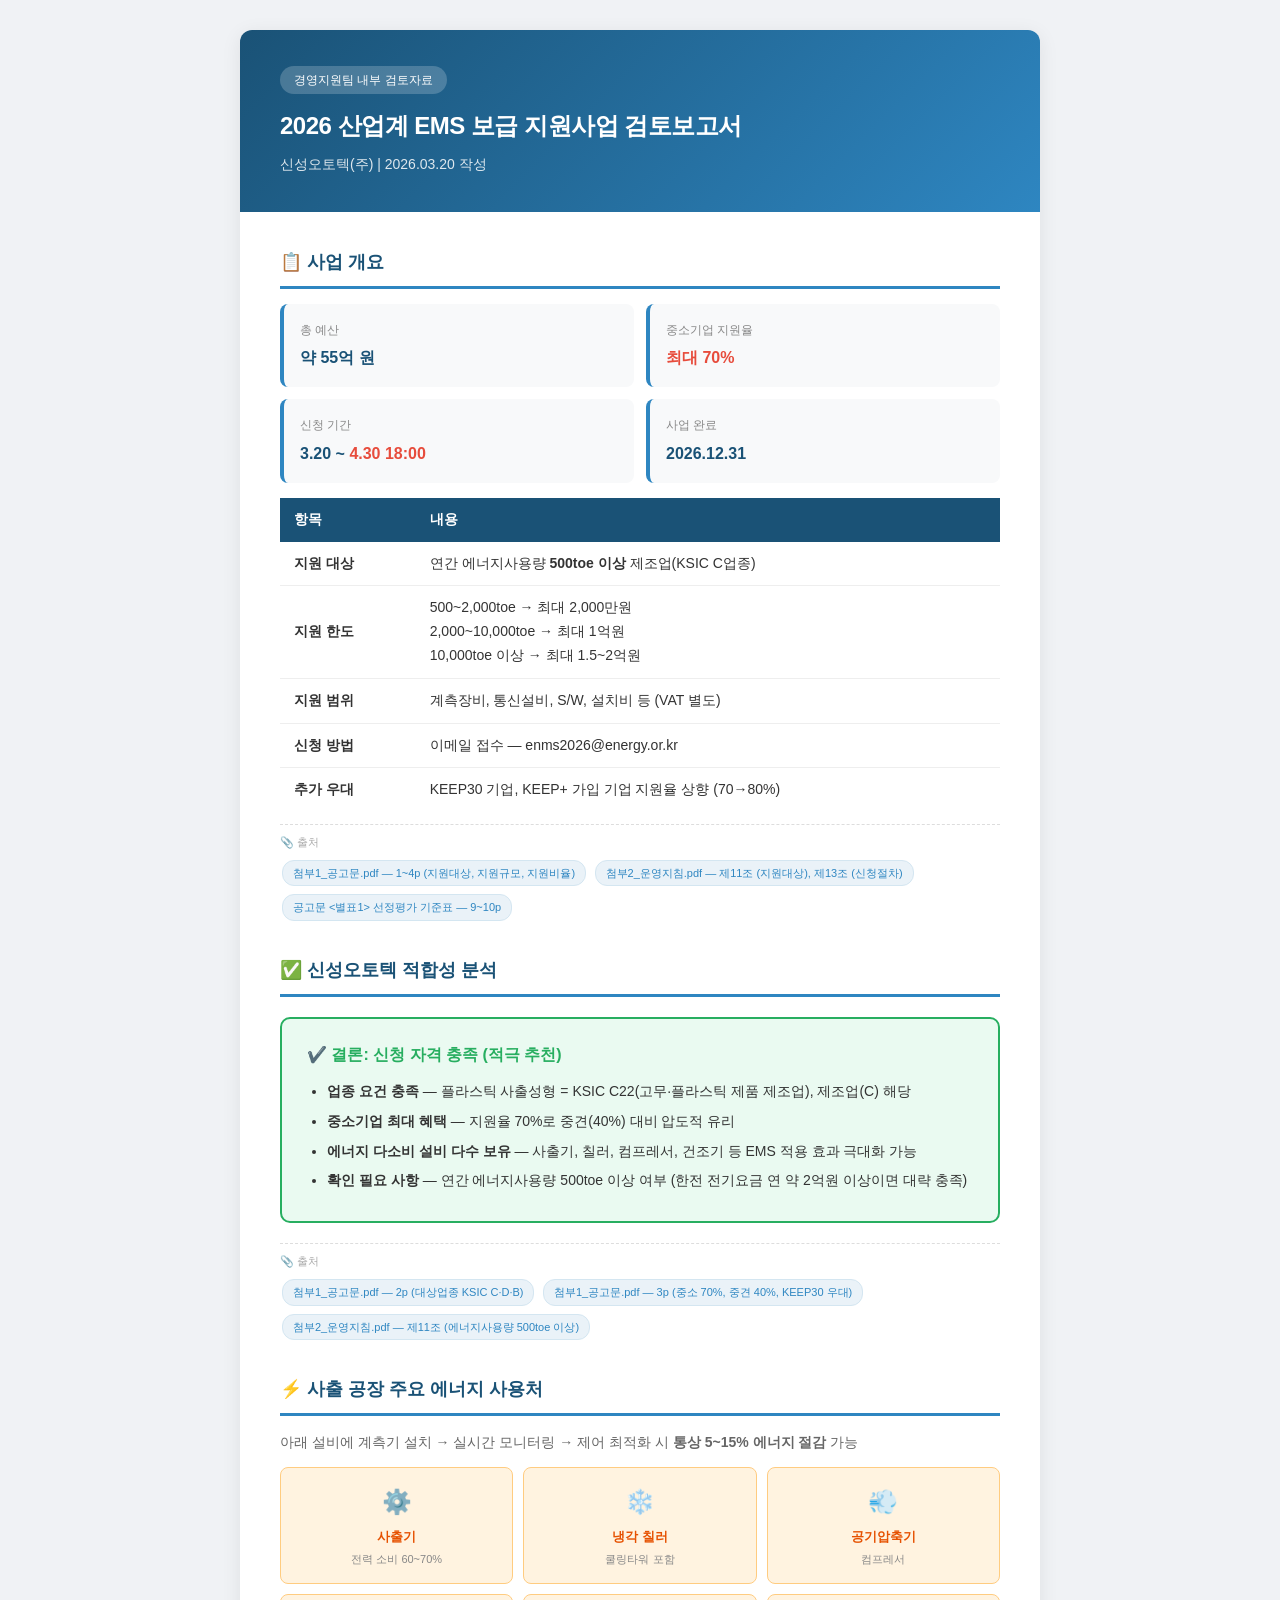
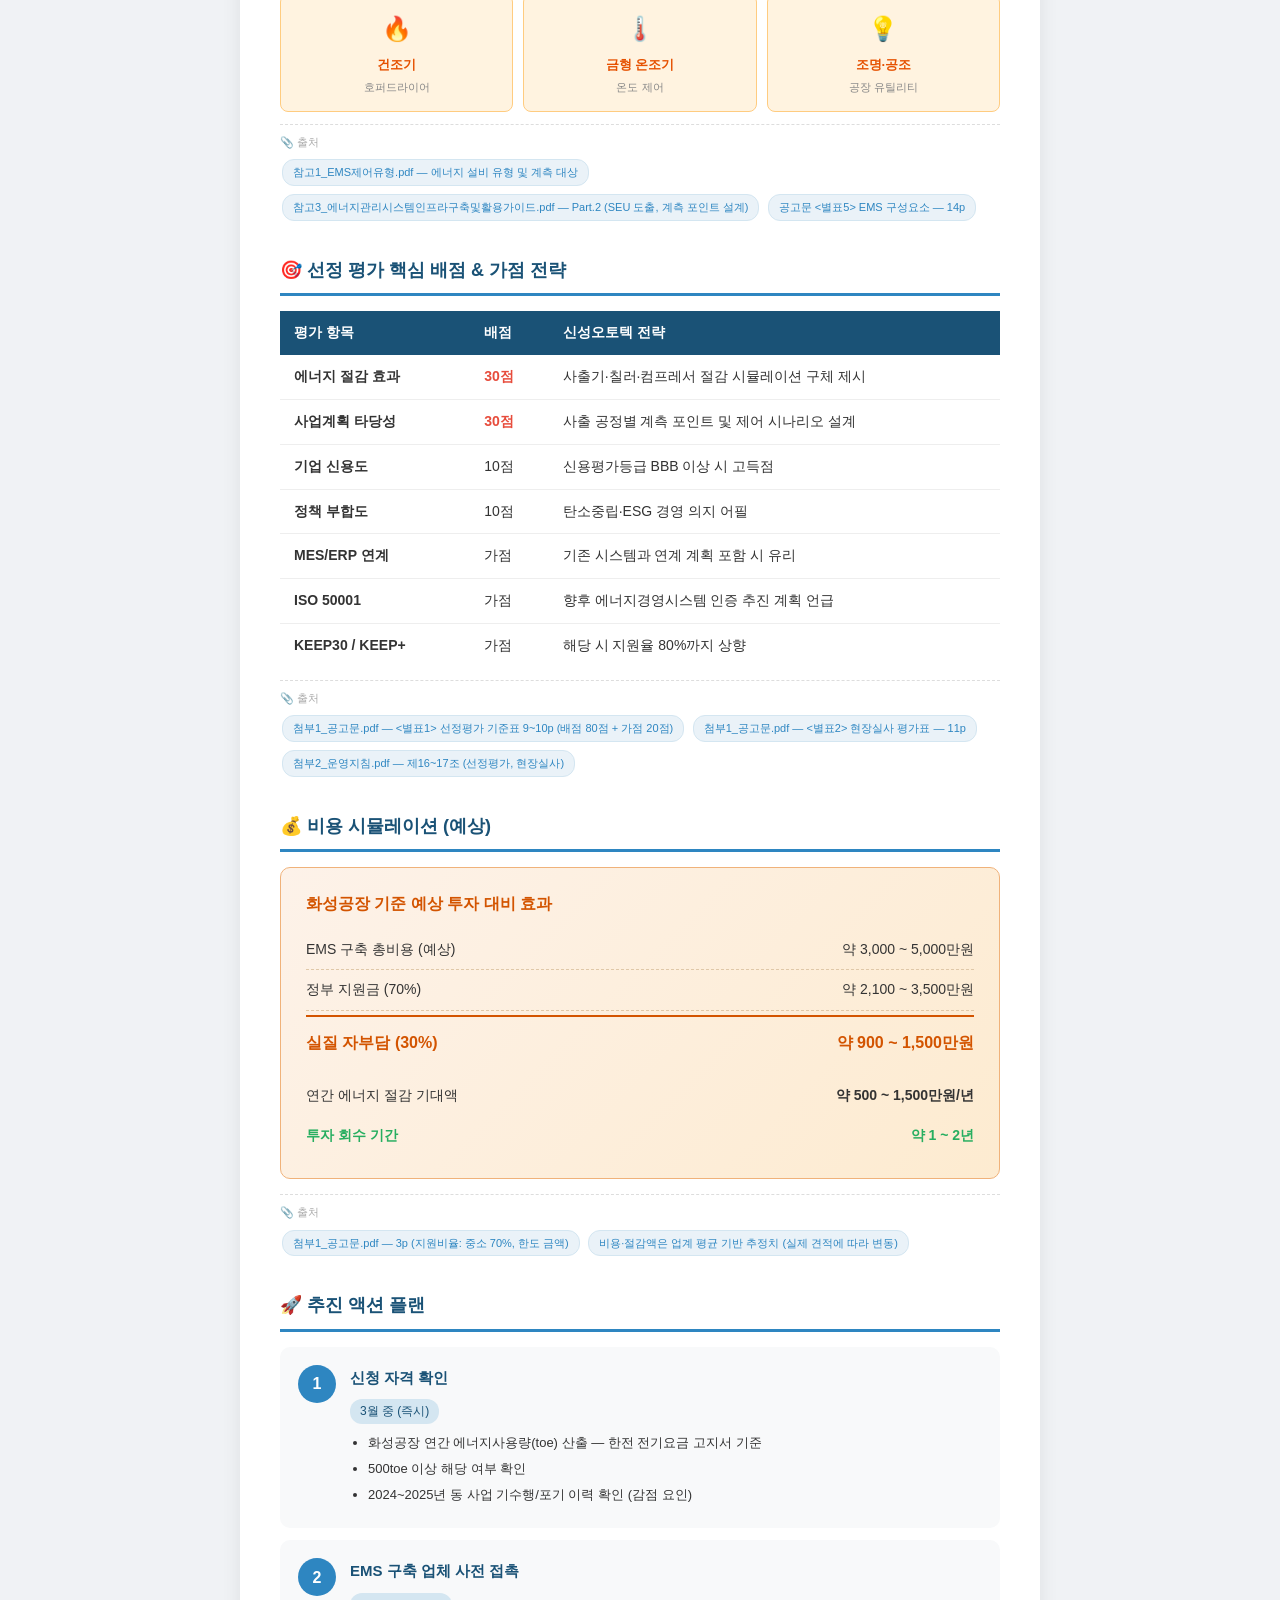
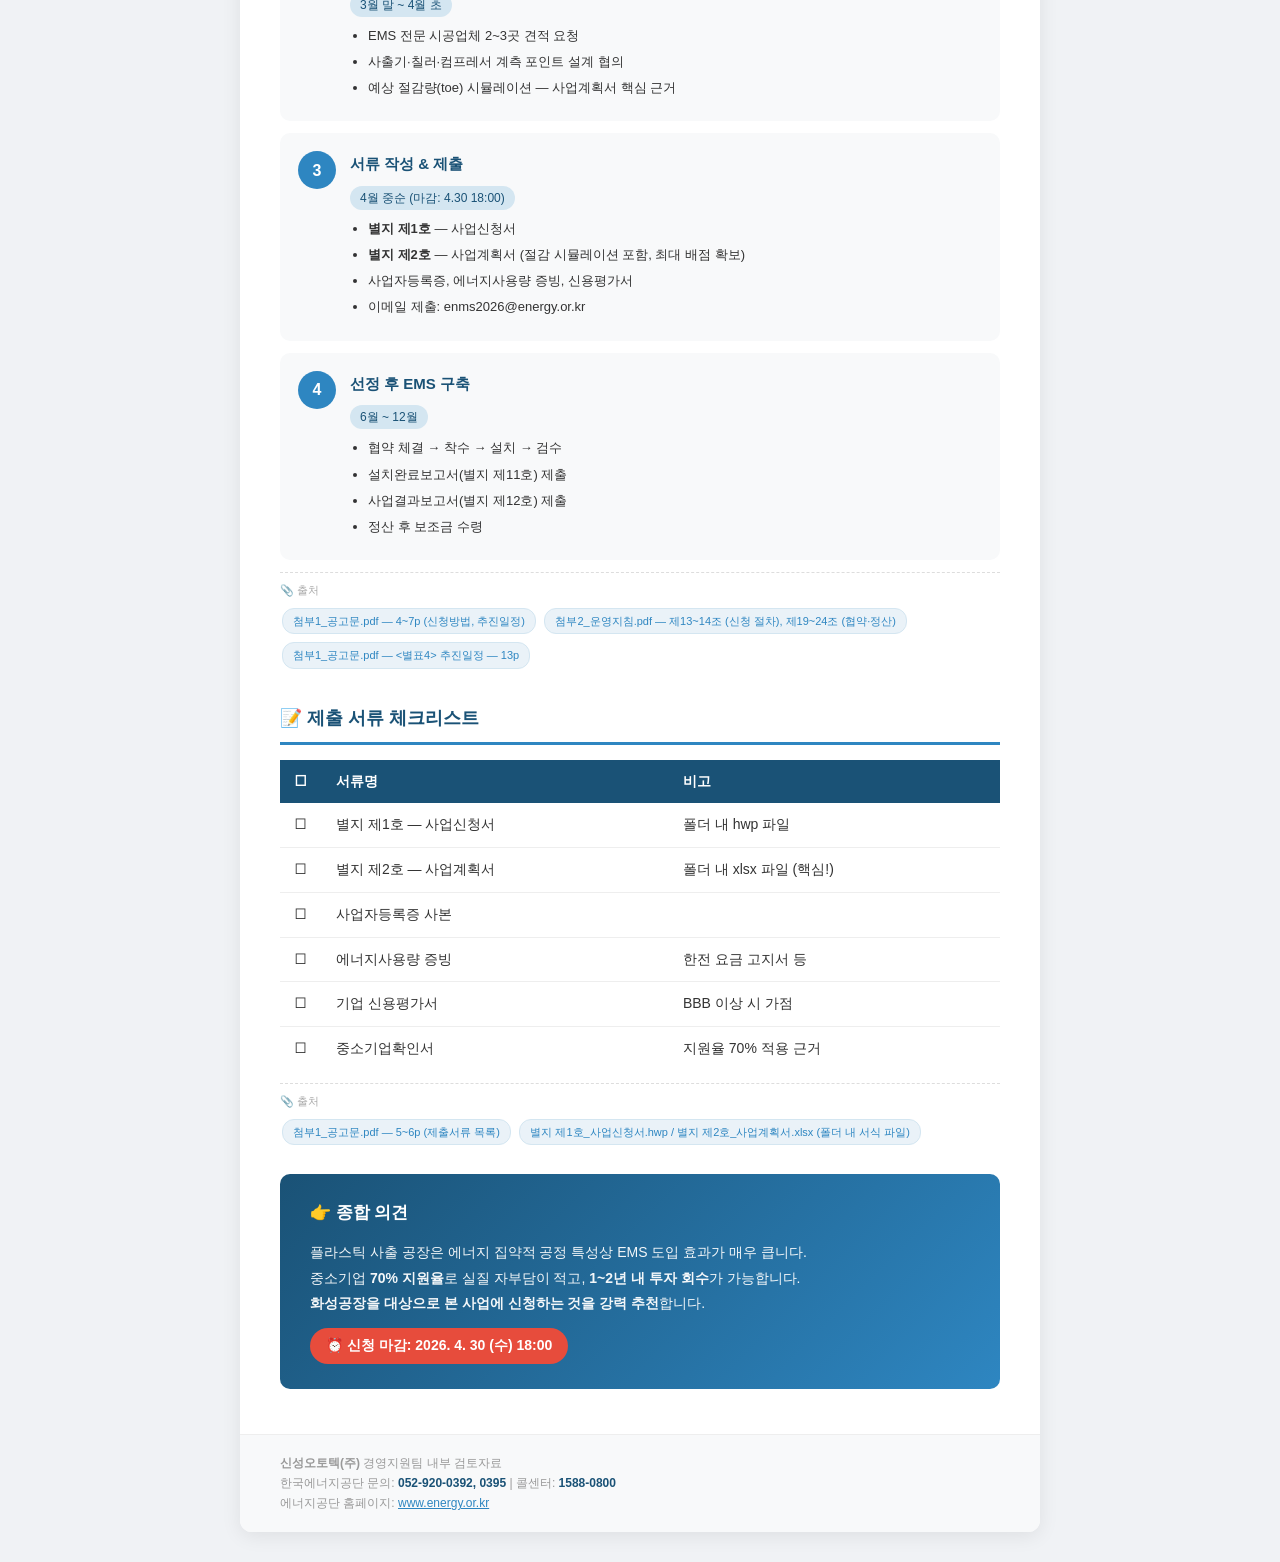
<file: ems-review.html>
<!DOCTYPE html>
<html lang="ko">
<head>
    <meta charset="UTF-8">
    <meta name="viewport" content="width=device-width, initial-scale=1.0">
    <title>2026 EMS 보급 지원사업 검토보고서 — 신성오토텍(주)</title>
    <style>
        * { margin: 0; padding: 0; box-sizing: border-box; }
        body {
            font-family: 'Malgun Gothic', '맑은 고딕', Arial, sans-serif;
            background-color: #f0f2f5;
            color: #333;
            line-height: 1.7;
        }
        .container {
            max-width: 800px;
            margin: 30px auto;
            background: #fff;
            border-radius: 12px;
            overflow: hidden;
            box-shadow: 0 4px 20px rgba(0,0,0,0.08);
        }

        /* 헤더 */
        .header {
            background: linear-gradient(135deg, #1a5276, #2e86c1);
            color: #fff;
            padding: 35px 40px;
        }
        .header .badge {
            display: inline-block;
            background: rgba(255,255,255,0.2);
            padding: 4px 14px;
            border-radius: 20px;
            font-size: 12px;
            margin-bottom: 12px;
        }
        .header h1 {
            font-size: 24px;
            margin-bottom: 6px;
            letter-spacing: -0.5px;
        }
        .header .sub {
            font-size: 14px;
            opacity: 0.85;
        }

        .content { padding: 35px 40px; }

        /* 섹션 제목 */
        .section-title {
            font-size: 18px;
            font-weight: bold;
            color: #1a5276;
            margin: 30px 0 15px;
            padding-bottom: 8px;
            border-bottom: 3px solid #2e86c1;
            display: flex;
            align-items: center;
            gap: 8px;
        }
        .section-title:first-child { margin-top: 0; }

        /* 요약 카드 */
        .summary-grid {
            display: grid;
            grid-template-columns: 1fr 1fr;
            gap: 12px;
            margin: 15px 0;
        }
        .summary-card {
            background: #f8f9fa;
            border-radius: 8px;
            padding: 16px;
            border-left: 4px solid #2e86c1;
        }
        .summary-card .label {
            font-size: 12px;
            color: #888;
            margin-bottom: 4px;
        }
        .summary-card .value {
            font-size: 16px;
            font-weight: bold;
            color: #1a5276;
        }
        .summary-card .value .highlight {
            color: #e74c3c;
        }

        /* 테이블 */
        table {
            width: 100%;
            border-collapse: collapse;
            margin: 12px 0;
            font-size: 14px;
        }
        table th {
            background: #1a5276;
            color: #fff;
            padding: 10px 14px;
            text-align: left;
            font-weight: 600;
        }
        table td {
            padding: 10px 14px;
            border-bottom: 1px solid #eee;
        }
        table tr:hover { background: #f8f9fa; }
        table tr:last-child td { border-bottom: none; }

        /* 적합성 박스 */
        .fit-box {
            background: #eafaf1;
            border: 2px solid #27ae60;
            border-radius: 10px;
            padding: 22px 25px;
            margin: 20px 0;
        }
        .fit-box h3 {
            color: #27ae60;
            font-size: 16px;
            margin-bottom: 12px;
        }
        .fit-box ul {
            padding-left: 20px;
            font-size: 14px;
        }
        .fit-box li { margin-bottom: 6px; }

        /* 사출 공장 에너지 */
        .energy-list {
            display: grid;
            grid-template-columns: 1fr 1fr 1fr;
            gap: 10px;
            margin: 12px 0;
        }
        .energy-item {
            background: #fff3e0;
            border-radius: 8px;
            padding: 14px;
            text-align: center;
            border: 1px solid #ffcc80;
        }
        .energy-item .icon { font-size: 24px; margin-bottom: 4px; }
        .energy-item .name { font-size: 13px; font-weight: bold; color: #e65100; }
        .energy-item .desc { font-size: 11px; color: #888; margin-top: 2px; }

        /* 액션 플랜 */
        .action-step {
            background: #f8f9fa;
            border-radius: 10px;
            padding: 18px 20px;
            margin: 12px 0;
            position: relative;
            padding-left: 70px;
        }
        .action-step .step-num {
            position: absolute;
            left: 18px;
            top: 18px;
            width: 38px;
            height: 38px;
            background: #2e86c1;
            color: #fff;
            border-radius: 50%;
            display: flex;
            align-items: center;
            justify-content: center;
            font-size: 16px;
            font-weight: bold;
        }
        .action-step h4 {
            font-size: 15px;
            color: #1a5276;
            margin-bottom: 6px;
        }
        .action-step .period {
            display: inline-block;
            background: #d4e6f1;
            color: #1a5276;
            padding: 2px 10px;
            border-radius: 12px;
            font-size: 12px;
            margin-bottom: 8px;
        }
        .action-step ul {
            padding-left: 18px;
            font-size: 13px;
        }
        .action-step li { margin-bottom: 4px; }

        /* 비용 시뮬레이션 */
        .cost-box {
            background: linear-gradient(135deg, #fdf2e9, #fdebd0);
            border-radius: 10px;
            padding: 22px 25px;
            margin: 15px 0;
            border: 1px solid #f0b27a;
        }
        .cost-box h3 {
            color: #d35400;
            margin-bottom: 12px;
            font-size: 16px;
        }
        .cost-row {
            display: flex;
            justify-content: space-between;
            padding: 8px 0;
            border-bottom: 1px dashed #e0c8a8;
            font-size: 14px;
        }
        .cost-row:last-child { border-bottom: none; }
        .cost-row.total {
            font-weight: bold;
            font-size: 16px;
            color: #d35400;
            border-top: 2px solid #d35400;
            border-bottom: none;
            margin-top: 4px;
            padding-top: 12px;
        }

        /* 결론 박스 */
        .conclusion {
            background: linear-gradient(135deg, #1a5276, #2e86c1);
            color: #fff;
            border-radius: 10px;
            padding: 25px 30px;
            margin: 25px 0 10px;
        }
        .conclusion h3 {
            font-size: 17px;
            margin-bottom: 12px;
        }
        .conclusion p {
            font-size: 14px;
            line-height: 1.8;
            opacity: 0.95;
        }
        .conclusion .deadline {
            display: inline-block;
            background: #e74c3c;
            color: #fff;
            padding: 6px 16px;
            border-radius: 20px;
            font-size: 14px;
            font-weight: bold;
            margin-top: 12px;
        }

        /* 가점 테이블 강조 */
        .score-high { color: #e74c3c; font-weight: bold; }

        /* 푸터 */
        .footer {
            background: #f8f9fa;
            padding: 18px 40px;
            font-size: 12px;
            color: #999;
            border-top: 1px solid #eee;
        }
        .footer .contact {
            color: #1a5276;
            font-weight: bold;
        }

        /* 출처 태그 */
        .source-tag {
            display: inline-block;
            background: #eaf2f8;
            color: #2e86c1;
            font-size: 11px;
            padding: 3px 10px;
            border-radius: 12px;
            margin: 4px 2px;
            border: 1px solid #d4e6f1;
        }
        .source-block {
            margin-top: 10px;
            padding-top: 8px;
            border-top: 1px dashed #ddd;
        }
        .source-block .source-label {
            font-size: 11px;
            color: #aaa;
            margin-bottom: 4px;
        }

        @media print {
            body { background: #fff; }
            .container { box-shadow: none; margin: 0; }
        }
    </style>
</head>
<body>
    <div class="container">
        <!-- 헤더 -->
        <div class="header">
            <div class="badge">경영지원팀 내부 검토자료</div>
            <h1>2026 산업계 EMS 보급 지원사업 검토보고서</h1>
            <div class="sub">신성오토텍(주) | 2026.03.20 작성</div>
        </div>

        <div class="content">

            <!-- 1. 사업 개요 -->
            <div class="section-title">&#128203; 사업 개요</div>

            <div class="summary-grid">
                <div class="summary-card">
                    <div class="label">총 예산</div>
                    <div class="value">약 55억 원</div>
                </div>
                <div class="summary-card">
                    <div class="label">중소기업 지원율</div>
                    <div class="value"><span class="highlight">최대 70%</span></div>
                </div>
                <div class="summary-card">
                    <div class="label">신청 기간</div>
                    <div class="value">3.20 ~ <span class="highlight">4.30 18:00</span></div>
                </div>
                <div class="summary-card">
                    <div class="label">사업 완료</div>
                    <div class="value">2026.12.31</div>
                </div>
            </div>

            <table>
                <tr>
                    <th>항목</th>
                    <th>내용</th>
                </tr>
                <tr>
                    <td><strong>지원 대상</strong></td>
                    <td>연간 에너지사용량 <strong>500toe 이상</strong> 제조업(KSIC C업종)</td>
                </tr>
                <tr>
                    <td><strong>지원 한도</strong></td>
                    <td>
                        500~2,000toe → 최대 2,000만원<br>
                        2,000~10,000toe → 최대 1억원<br>
                        10,000toe 이상 → 최대 1.5~2억원
                    </td>
                </tr>
                <tr>
                    <td><strong>지원 범위</strong></td>
                    <td>계측장비, 통신설비, S/W, 설치비 등 (VAT 별도)</td>
                </tr>
                <tr>
                    <td><strong>신청 방법</strong></td>
                    <td>이메일 접수 — enms2026@energy.or.kr</td>
                </tr>
                <tr>
                    <td><strong>추가 우대</strong></td>
                    <td>KEEP30 기업, KEEP+ 가입 기업 지원율 상향 (70→80%)</td>
                </tr>
            </table>

            <div class="source-block">
                <div class="source-label">&#128206; 출처</div>
                <span class="source-tag">첨부1_공고문.pdf — 1~4p (지원대상, 지원규모, 지원비율)</span>
                <span class="source-tag">첨부2_운영지침.pdf — 제11조 (지원대상), 제13조 (신청절차)</span>
                <span class="source-tag">공고문 &lt;별표1&gt; 선정평가 기준표 — 9~10p</span>
            </div>

            <!-- 2. 적합성 분석 -->
            <div class="section-title">&#9989; 신성오토텍 적합성 분석</div>

            <div class="fit-box">
                <h3>&#10004;&#65039; 결론: 신청 자격 충족 (적극 추천)</h3>
                <ul>
                    <li><strong>업종 요건 충족</strong> — 플라스틱 사출성형 = KSIC C22(고무·플라스틱 제품 제조업), 제조업(C) 해당</li>
                    <li><strong>중소기업 최대 혜택</strong> — 지원율 70%로 중견(40%) 대비 압도적 유리</li>
                    <li><strong>에너지 다소비 설비 다수 보유</strong> — 사출기, 칠러, 컴프레서, 건조기 등 EMS 적용 효과 극대화 가능</li>
                    <li><strong>확인 필요 사항</strong> — 연간 에너지사용량 500toe 이상 여부 (한전 전기요금 연 약 2억원 이상이면 대략 충족)</li>
                </ul>
            </div>

            <div class="source-block">
                <div class="source-label">&#128206; 출처</div>
                <span class="source-tag">첨부1_공고문.pdf — 2p (대상업종 KSIC C·D·B)</span>
                <span class="source-tag">첨부1_공고문.pdf — 3p (중소 70%, 중견 40%, KEEP30 우대)</span>
                <span class="source-tag">첨부2_운영지침.pdf — 제11조 (에너지사용량 500toe 이상)</span>
            </div>

            <!-- 3. 사출 공장 에너지 설비 -->
            <div class="section-title">&#9889; 사출 공장 주요 에너지 사용처</div>
            <p style="font-size:14px; color:#666; margin-bottom:12px;">아래 설비에 계측기 설치 → 실시간 모니터링 → 제어 최적화 시 <strong>통상 5~15% 에너지 절감</strong> 가능</p>

            <div class="energy-list">
                <div class="energy-item">
                    <div class="icon">&#9881;&#65039;</div>
                    <div class="name">사출기</div>
                    <div class="desc">전력 소비 60~70%</div>
                </div>
                <div class="energy-item">
                    <div class="icon">&#10052;&#65039;</div>
                    <div class="name">냉각 칠러</div>
                    <div class="desc">쿨링타워 포함</div>
                </div>
                <div class="energy-item">
                    <div class="icon">&#128168;</div>
                    <div class="name">공기압축기</div>
                    <div class="desc">컴프레서</div>
                </div>
                <div class="energy-item">
                    <div class="icon">&#128293;</div>
                    <div class="name">건조기</div>
                    <div class="desc">호퍼드라이어</div>
                </div>
                <div class="energy-item">
                    <div class="icon">&#127777;&#65039;</div>
                    <div class="name">금형 온조기</div>
                    <div class="desc">온도 제어</div>
                </div>
                <div class="energy-item">
                    <div class="icon">&#128161;</div>
                    <div class="name">조명·공조</div>
                    <div class="desc">공장 유틸리티</div>
                </div>
            </div>

            <div class="source-block">
                <div class="source-label">&#128206; 출처</div>
                <span class="source-tag">참고1_EMS제어유형.pdf — 에너지 설비 유형 및 계측 대상</span>
                <span class="source-tag">참고3_에너지관리시스템인프라구축및활용가이드.pdf — Part.2 (SEU 도출, 계측 포인트 설계)</span>
                <span class="source-tag">공고문 &lt;별표5&gt; EMS 구성요소 — 14p</span>
            </div>

            <!-- 4. 평가 배점 & 가점 전략 -->
            <div class="section-title">&#127919; 선정 평가 핵심 배점 & 가점 전략</div>

            <table>
                <tr>
                    <th>평가 항목</th>
                    <th>배점</th>
                    <th>신성오토텍 전략</th>
                </tr>
                <tr>
                    <td><strong>에너지 절감 효과</strong></td>
                    <td class="score-high">30점</td>
                    <td>사출기·칠러·컴프레서 절감 시뮬레이션 구체 제시</td>
                </tr>
                <tr>
                    <td><strong>사업계획 타당성</strong></td>
                    <td class="score-high">30점</td>
                    <td>사출 공정별 계측 포인트 및 제어 시나리오 설계</td>
                </tr>
                <tr>
                    <td><strong>기업 신용도</strong></td>
                    <td>10점</td>
                    <td>신용평가등급 BBB 이상 시 고득점</td>
                </tr>
                <tr>
                    <td><strong>정책 부합도</strong></td>
                    <td>10점</td>
                    <td>탄소중립·ESG 경영 의지 어필</td>
                </tr>
                <tr>
                    <td><strong>MES/ERP 연계</strong></td>
                    <td>가점</td>
                    <td>기존 시스템과 연계 계획 포함 시 유리</td>
                </tr>
                <tr>
                    <td><strong>ISO 50001</strong></td>
                    <td>가점</td>
                    <td>향후 에너지경영시스템 인증 추진 계획 언급</td>
                </tr>
                <tr>
                    <td><strong>KEEP30 / KEEP+</strong></td>
                    <td>가점</td>
                    <td>해당 시 지원율 80%까지 상향</td>
                </tr>
            </table>

            <div class="source-block">
                <div class="source-label">&#128206; 출처</div>
                <span class="source-tag">첨부1_공고문.pdf — &lt;별표1&gt; 선정평가 기준표 9~10p (배점 80점 + 가점 20점)</span>
                <span class="source-tag">첨부1_공고문.pdf — &lt;별표2&gt; 현장실사 평가표 — 11p</span>
                <span class="source-tag">첨부2_운영지침.pdf — 제16~17조 (선정평가, 현장실사)</span>
            </div>

            <!-- 5. 비용 시뮬레이션 -->
            <div class="section-title">&#128176; 비용 시뮬레이션 (예상)</div>

            <div class="cost-box">
                <h3>화성공장 기준 예상 투자 대비 효과</h3>
                <div class="cost-row">
                    <span>EMS 구축 총비용 (예상)</span>
                    <span>약 3,000 ~ 5,000만원</span>
                </div>
                <div class="cost-row">
                    <span>정부 지원금 (70%)</span>
                    <span>약 2,100 ~ 3,500만원</span>
                </div>
                <div class="cost-row total">
                    <span>실질 자부담 (30%)</span>
                    <span>약 900 ~ 1,500만원</span>
                </div>
                <div class="cost-row" style="margin-top:12px; border-bottom:none;">
                    <span>연간 에너지 절감 기대액</span>
                    <span><strong>약 500 ~ 1,500만원/년</strong></span>
                </div>
                <div class="cost-row" style="border-bottom:none; color:#27ae60; font-weight:bold;">
                    <span>투자 회수 기간</span>
                    <span>약 1 ~ 2년</span>
                </div>
            </div>

            <div class="source-block">
                <div class="source-label">&#128206; 출처</div>
                <span class="source-tag">첨부1_공고문.pdf — 3p (지원비율: 중소 70%, 한도 금액)</span>
                <span class="source-tag">비용·절감액은 업계 평균 기반 추정치 (실제 견적에 따라 변동)</span>
            </div>

            <!-- 6. 액션 플랜 -->
            <div class="section-title">&#128640; 추진 액션 플랜</div>

            <div class="action-step">
                <div class="step-num">1</div>
                <h4>신청 자격 확인</h4>
                <span class="period">3월 중 (즉시)</span>
                <ul>
                    <li>화성공장 연간 에너지사용량(toe) 산출 — 한전 전기요금 고지서 기준</li>
                    <li>500toe 이상 해당 여부 확인</li>
                    <li>2024~2025년 동 사업 기수행/포기 이력 확인 (감점 요인)</li>
                </ul>
            </div>

            <div class="action-step">
                <div class="step-num">2</div>
                <h4>EMS 구축 업체 사전 접촉</h4>
                <span class="period">3월 말 ~ 4월 초</span>
                <ul>
                    <li>EMS 전문 시공업체 2~3곳 견적 요청</li>
                    <li>사출기·칠러·컴프레서 계측 포인트 설계 협의</li>
                    <li>예상 절감량(toe) 시뮬레이션 — 사업계획서 핵심 근거</li>
                </ul>
            </div>

            <div class="action-step">
                <div class="step-num">3</div>
                <h4>서류 작성 & 제출</h4>
                <span class="period">4월 중순 (마감: 4.30 18:00)</span>
                <ul>
                    <li><strong>별지 제1호</strong> — 사업신청서</li>
                    <li><strong>별지 제2호</strong> — 사업계획서 (절감 시뮬레이션 포함, 최대 배점 확보)</li>
                    <li>사업자등록증, 에너지사용량 증빙, 신용평가서</li>
                    <li>이메일 제출: enms2026@energy.or.kr</li>
                </ul>
            </div>

            <div class="action-step">
                <div class="step-num">4</div>
                <h4>선정 후 EMS 구축</h4>
                <span class="period">6월 ~ 12월</span>
                <ul>
                    <li>협약 체결 → 착수 → 설치 → 검수</li>
                    <li>설치완료보고서(별지 제11호) 제출</li>
                    <li>사업결과보고서(별지 제12호) 제출</li>
                    <li>정산 후 보조금 수령</li>
                </ul>
            </div>

            <div class="source-block">
                <div class="source-label">&#128206; 출처</div>
                <span class="source-tag">첨부1_공고문.pdf — 4~7p (신청방법, 추진일정)</span>
                <span class="source-tag">첨부2_운영지침.pdf — 제13~14조 (신청 절차), 제19~24조 (협약·정산)</span>
                <span class="source-tag">첨부1_공고문.pdf — &lt;별표4&gt; 추진일정 — 13p</span>
            </div>

            <!-- 7. 제출 서류 체크리스트 -->
            <div class="section-title">&#128221; 제출 서류 체크리스트</div>
            <table>
                <tr>
                    <th style="width:40px;">&#9744;</th>
                    <th>서류명</th>
                    <th>비고</th>
                </tr>
                <tr>
                    <td>&#9744;</td>
                    <td>별지 제1호 — 사업신청서</td>
                    <td>폴더 내 hwp 파일</td>
                </tr>
                <tr>
                    <td>&#9744;</td>
                    <td>별지 제2호 — 사업계획서</td>
                    <td>폴더 내 xlsx 파일 (핵심!)</td>
                </tr>
                <tr>
                    <td>&#9744;</td>
                    <td>사업자등록증 사본</td>
                    <td></td>
                </tr>
                <tr>
                    <td>&#9744;</td>
                    <td>에너지사용량 증빙</td>
                    <td>한전 요금 고지서 등</td>
                </tr>
                <tr>
                    <td>&#9744;</td>
                    <td>기업 신용평가서</td>
                    <td>BBB 이상 시 가점</td>
                </tr>
                <tr>
                    <td>&#9744;</td>
                    <td>중소기업확인서</td>
                    <td>지원율 70% 적용 근거</td>
                </tr>
            </table>

            <div class="source-block">
                <div class="source-label">&#128206; 출처</div>
                <span class="source-tag">첨부1_공고문.pdf — 5~6p (제출서류 목록)</span>
                <span class="source-tag">별지 제1호_사업신청서.hwp / 별지 제2호_사업계획서.xlsx (폴더 내 서식 파일)</span>
            </div>

            <!-- 결론 -->
            <div class="conclusion">
                <h3>&#128073; 종합 의견</h3>
                <p>
                    플라스틱 사출 공장은 에너지 집약적 공정 특성상 EMS 도입 효과가 매우 큽니다.<br>
                    중소기업 <strong>70% 지원율</strong>로 실질 자부담이 적고, <strong>1~2년 내 투자 회수</strong>가 가능합니다.<br>
                    <strong>화성공장을 대상으로 본 사업에 신청하는 것을 강력 추천</strong>합니다.
                </p>
                <div class="deadline">&#9200; 신청 마감: 2026. 4. 30 (수) 18:00</div>
            </div>

        </div>

        <!-- 푸터 -->
        <div class="footer">
            <strong>신성오토텍(주)</strong> 경영지원팀 내부 검토자료<br>
            한국에너지공단 문의: <span class="contact">052-920-0392, 0395</span> | 콜센터: <span class="contact">1588-0800</span><br>
            에너지공단 홈페이지: <a href="https://www.energy.or.kr" style="color:#2e86c1;">www.energy.or.kr</a>
        </div>
    </div>
</body>
</html>
</file>
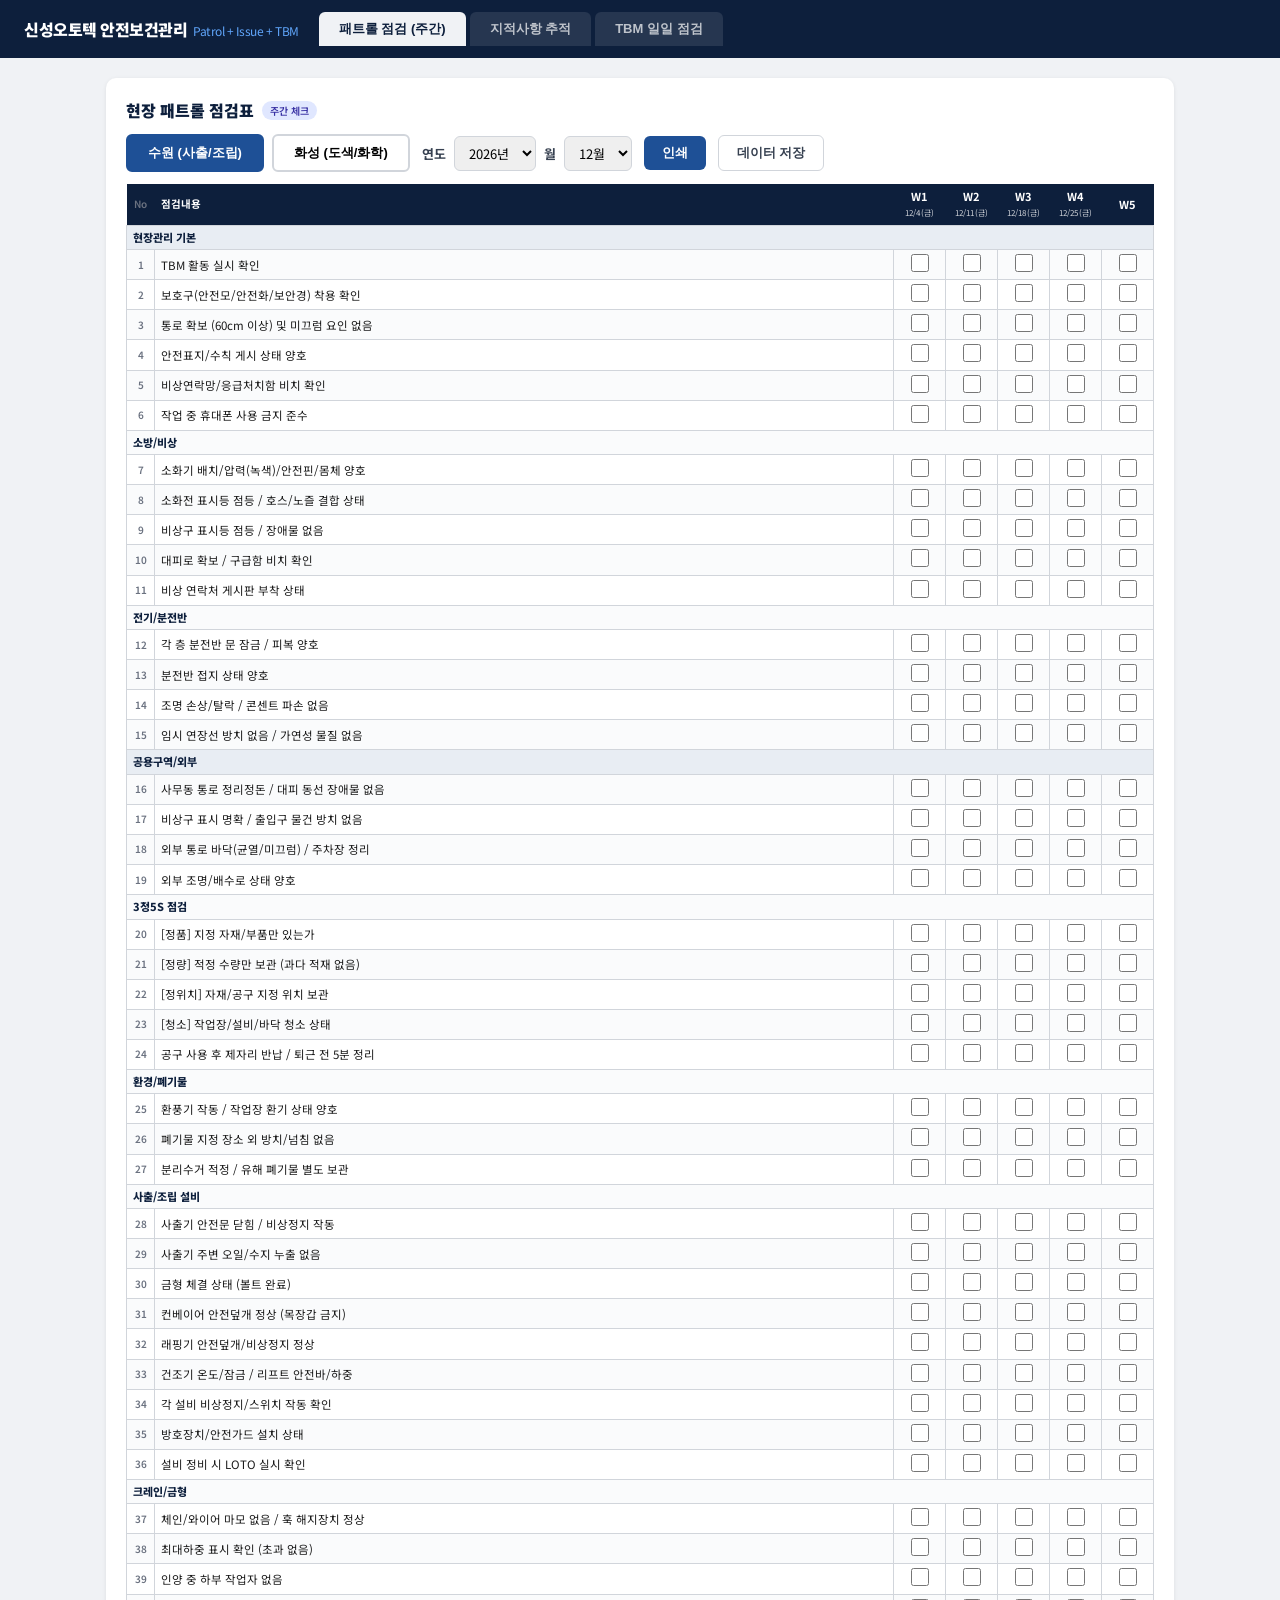
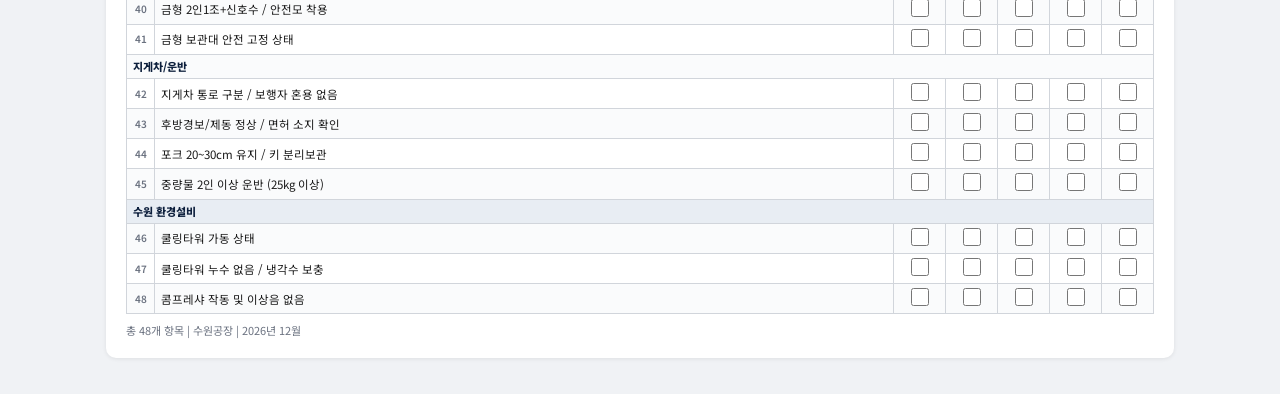
<file: patrol_print.html>
<!DOCTYPE html>
<html lang="ko">
<head>
<meta charset="UTF-8">
<meta name="viewport" content="width=device-width, initial-scale=1.0">
<title>패트롤 점검 · 지적사항 추적 · TBM 체크리스트</title>
<style>
@import url('https://fonts.googleapis.com/css2?family=Noto+Sans+KR:wght@300;400;500;700;900&display=swap');
*{margin:0;padding:0;box-sizing:border-box;}
body{font-family:'Noto Sans KR','Malgun Gothic',sans-serif;background:#f0f2f5;color:#1a1a1a;font-size:13px;}

/* ── 탭 네비게이션 ── */
.top-bar{background:#0d1f3c;padding:12px 24px;display:flex;align-items:center;gap:20px;flex-wrap:wrap;}
.top-bar .brand{color:#fff;font-size:16px;font-weight:900;letter-spacing:-0.03em;white-space:nowrap;}
.top-bar .brand span{color:#60a5fa;font-weight:400;font-size:12px;margin-left:6px;}
.tabs{display:flex;gap:4px;}
.tab-btn{padding:8px 20px;border-radius:6px 6px 0 0;font-size:13px;font-weight:700;border:none;cursor:pointer;
  background:rgba(255,255,255,0.1);color:rgba(255,255,255,0.7);transition:all .2s;}
.tab-btn:hover{background:rgba(255,255,255,0.2);color:#fff;}
.tab-btn.active{background:#f0f2f5;color:#0d1f3c;}

/* ── 공통 컨테이너 ── */
.container{max-width:1100px;margin:0 auto;padding:20px 16px;}
.tab-content{display:none;}
.tab-content.active{display:block;}

.card{background:#fff;border-radius:10px;box-shadow:0 1px 4px rgba(0,0,0,0.08);padding:20px;margin-bottom:16px;}
.card-title{font-size:16px;font-weight:900;color:#0d1f3c;margin-bottom:12px;display:flex;align-items:center;gap:8px;}
.card-title .badge{font-size:10px;font-weight:600;padding:2px 8px;border-radius:10px;background:#e0e7ff;color:#3730a3;}

/* ── 사업장 선택 ── */
.site-sel{display:flex;gap:8px;margin-bottom:16px;}
.site-btn{padding:8px 20px;border-radius:6px;font-size:13px;font-weight:700;border:2px solid #d1d5db;background:#fff;cursor:pointer;transition:all .15s;}
.site-btn:hover{border-color:#1e5096;background:#eef4ff;}
.site-btn.active{background:#1e5096;color:#fff;border-color:#1e5096;}

/* ── 연/월 선택 ── */
.ym-sel{display:flex;gap:8px;align-items:center;margin-bottom:16px;}
.ym-sel select,.ym-sel input{padding:6px 10px;border:1.5px solid #d1d5db;border-radius:6px;font-size:13px;font-family:inherit;}
.ym-sel label{font-weight:700;font-size:13px;color:#374151;}
.btn{padding:8px 18px;border-radius:6px;font-size:13px;font-weight:700;border:none;cursor:pointer;transition:all .15s;}
.btn-primary{background:#1e5096;color:#fff;}.btn-primary:hover{background:#163d7a;}
.btn-success{background:#16a34a;color:#fff;}.btn-success:hover{background:#138a3e;}
.btn-danger{background:#dc2626;color:#fff;}.btn-danger:hover{background:#b91c1c;}
.btn-outline{background:#fff;color:#374151;border:1.5px solid #d1d5db;}.btn-outline:hover{background:#f9fafb;}
.btn-sm{padding:4px 10px;font-size:11px;}

/* ══════════════════════════════════════
   TAB 1: 패트롤 체크리스트 (주간)
   ══════════════════════════════════════ */
.patrol-table{width:100%;border-collapse:collapse;font-size:11.5px;line-height:1.4;}
.patrol-table th{background:#0d1f3c;color:#fff;padding:5px 6px;font-weight:700;font-size:10.5px;text-align:center;
  -webkit-print-color-adjust:exact!important;print-color-adjust:exact!important;}
.patrol-table td{padding:4px 6px;border:1px solid #d1d5db;vertical-align:middle;}
.patrol-table .zone-hdr{background:#e8edf3;font-weight:800;font-size:11px;color:#0d1f3c;
  -webkit-print-color-adjust:exact!important;print-color-adjust:exact!important;}
.patrol-table .wk-col{width:52px;text-align:center;}
.patrol-table .no-col{width:28px;text-align:center;font-weight:600;color:#6b7280;font-size:10px;}
.patrol-table tr:nth-child(even) td{background:#fafbfc;}
.patrol-table .chk{width:18px;height:18px;cursor:pointer;accent-color:#1e5096;}

/* 주차 헤더 색상 */
.patrol-table th.wk-hdr{font-size:11px;letter-spacing:0.02em;}

/* ══════════════════════════════════════
   TAB 2: 지적사항 추적
   ══════════════════════════════════════ */
.issue-table{width:100%;border-collapse:collapse;font-size:12px;}
.issue-table th{background:#0d1f3c;color:#fff;padding:6px 8px;font-weight:700;font-size:11px;text-align:left;
  -webkit-print-color-adjust:exact!important;print-color-adjust:exact!important;}
.issue-table td{padding:6px 8px;border:1px solid #d1d5db;vertical-align:middle;}
.issue-table tr:nth-child(even) td{background:#fafbfc;}
.issue-table .resolved{background:#dcfce7!important;text-decoration:line-through;color:#6b7280;}
.status-badge{display:inline-block;padding:2px 8px;border-radius:10px;font-size:10px;font-weight:700;}
.status-open{background:#fef2f2;color:#dc2626;}
.status-done{background:#dcfce7;color:#16a34a;}
.status-carry{background:#fef9c3;color:#a16207;}

.add-form{display:grid;grid-template-columns:100px 1fr 120px 100px auto;gap:8px;align-items:end;margin-top:12px;}
.add-form label{font-size:11px;font-weight:600;color:#374151;display:block;margin-bottom:2px;}
.add-form input,.add-form select{padding:6px 8px;border:1.5px solid #d1d5db;border-radius:6px;font-size:12px;font-family:inherit;width:100%;}

/* ══════════════════════════════════════
   TAB 3: TBM 일일 체크리스트 (캘린더)
   ══════════════════════════════════════ */
.tbm-cal{display:grid;grid-template-columns:repeat(7,1fr);gap:3px;}
.tbm-cal .day-hdr{background:#0d1f3c;color:#fff;text-align:center;padding:6px 0;font-size:11px;font-weight:700;border-radius:4px;
  -webkit-print-color-adjust:exact!important;print-color-adjust:exact!important;}
.tbm-cal .day-hdr.sun{color:#fca5a5;}.tbm-cal .day-hdr.sat{color:#93c5fd;}
.tbm-cell{background:#fff;border:1.5px solid #e5e7eb;border-radius:6px;min-height:80px;padding:4px 6px;position:relative;
  cursor:pointer;transition:all .15s;font-size:10.5px;}
.tbm-cell:hover{border-color:#1e5096;box-shadow:0 2px 8px rgba(30,80,150,0.12);}
.tbm-cell.empty{background:#f9fafb;border-color:#f0f0f0;cursor:default;min-height:40px;}
.tbm-cell .date-num{font-weight:800;font-size:13px;color:#0d1f3c;}
.tbm-cell.sun .date-num{color:#dc2626;}
.tbm-cell.sat .date-num{color:#2563eb;}
.tbm-cell.today{border-color:#1e5096;border-width:2px;background:#eef4ff;}
.tbm-cell .tbm-status{margin-top:3px;font-size:9.5px;font-weight:600;}
.tbm-cell .tbm-done{color:#16a34a;}
.tbm-cell .tbm-pending{color:#d97706;}
.tbm-cell .tbm-none{color:#d1d5db;}
.tbm-cell .tbm-items{font-size:9px;color:#6b7280;margin-top:2px;line-height:1.3;}

/* TBM 상세 모달 */
.modal-bg{display:none;position:fixed;top:0;left:0;width:100%;height:100%;background:rgba(0,0,0,0.4);z-index:1000;align-items:center;justify-content:center;}
.modal-bg.show{display:flex;}
.modal{background:#fff;border-radius:12px;width:90%;max-width:560px;max-height:85vh;overflow-y:auto;padding:24px;box-shadow:0 8px 32px rgba(0,0,0,0.2);}
.modal h3{font-size:16px;font-weight:900;color:#0d1f3c;margin-bottom:16px;}
.modal-close{float:right;background:none;border:none;font-size:22px;cursor:pointer;color:#6b7280;padding:0 4px;}
.modal-close:hover{color:#0d1f3c;}

.tbm-ck-list{list-style:none;}
.tbm-ck-list li{padding:6px 0;border-bottom:1px solid #f0f0f0;display:flex;align-items:center;gap:8px;font-size:12px;}
.tbm-ck-list li:last-child{border:none;}
.tbm-ck-list input[type=checkbox]{width:16px;height:16px;accent-color:#16a34a;cursor:pointer;}
.tbm-ck-list .done-item{color:#9ca3af;text-decoration:line-through;}
.tbm-note{margin-top:12px;width:100%;padding:8px;border:1.5px solid #d1d5db;border-radius:6px;font-family:inherit;font-size:12px;resize:vertical;min-height:60px;}

/* ── 인쇄 스타일 ── */
@media print{
  body{background:#fff;font-size:10px;}
  .top-bar,.site-sel,.ym-sel,.btn,.add-form,.no-print{display:none!important;}
  .container{padding:5mm;max-width:100%;}
  .card{box-shadow:none;border:1px solid #ccc;padding:10px;page-break-inside:avoid;}
  .tab-content{display:block!important;}
  .modal-bg{display:none!important;}
  @page{size:A4 portrait;margin:8mm;}
}

/* ── 반응형 ── */
@media(max-width:768px){
  .top-bar{padding:10px 12px;gap:10px;}
  .tabs{width:100%;overflow-x:auto;}
  .tab-btn{white-space:nowrap;padding:8px 14px;font-size:12px;}
  .container{padding:12px 8px;}
  .add-form{grid-template-columns:1fr 1fr;gap:6px;}
  .add-form .full-span{grid-column:1/-1;}
  .tbm-cal{grid-template-columns:repeat(7,1fr);gap:2px;}
  .tbm-cell{min-height:60px;padding:3px 4px;font-size:9.5px;}
  .tbm-cell .date-num{font-size:11px;}
}
</style>
</head>
<body>

<!-- ────── 상단 탭바 ────── -->
<div class="top-bar">
  <div class="brand">신성오토텍 안전보건관리<span>Patrol + Issue + TBM</span></div>
  <div class="tabs">
    <button class="tab-btn active" onclick="switchTab('patrol',this)">패트롤 점검 (주간)</button>
    <button class="tab-btn" onclick="switchTab('issue',this)">지적사항 추적</button>
    <button class="tab-btn" onclick="switchTab('tbm',this)">TBM 일일 점검</button>
  </div>
</div>

<div class="container">

<!-- ══════════════════════════════════════════════
     TAB 1: 패트롤 체크리스트 (주간 W1~W5)
     ══════════════════════════════════════════════ -->
<div class="tab-content active" id="tab-patrol">
  <div class="card">
    <div class="card-title">현장 패트롤 점검표 <span class="badge">주간 체크</span></div>

    <div style="display:flex;gap:12px;align-items:center;flex-wrap:wrap;margin-bottom:12px;">
      <div class="site-sel" style="margin:0;">
        <button class="site-btn active" onclick="selectSite('suwon',this)">수원 (사출/조립)</button>
        <button class="site-btn" onclick="selectSite('hwaseong',this)">화성 (도색/화학)</button>
      </div>
      <div class="ym-sel" style="margin:0;">
        <label>연도</label>
        <select id="patrolYear" onchange="renderPatrol()"></select>
        <label>월</label>
        <select id="patrolMonth" onchange="renderPatrol()"></select>
      </div>
      <button class="btn btn-primary no-print" onclick="window.print()">인쇄</button>
      <button class="btn btn-outline no-print" onclick="exportPatrolData()">데이터 저장</button>
    </div>

    <div id="patrol-grid"></div>
  </div>
</div>

<!-- ══════════════════════════════════════════════
     TAB 2: 지적사항 추적 (Google Tasks 스타일 누적)
     ══════════════════════════════════════════════ -->
<div class="tab-content" id="tab-issue">

  <!-- 요약 통계 -->
  <div style="display:grid;grid-template-columns:1fr 1fr 1fr;gap:12px;margin-bottom:16px;">
    <div class="card" style="text-align:center;padding:16px;">
      <div style="font-size:11px;color:#dc2626;font-weight:600;">미완료</div>
      <div style="font-size:28px;font-weight:900;color:#dc2626;" id="iss-stat-open">0</div>
      <div style="font-size:10px;color:#9ca3af;">건 개선 필요</div>
    </div>
    <div class="card" style="text-align:center;padding:16px;">
      <div style="font-size:11px;color:#16a34a;font-weight:600;">이번주 완료</div>
      <div style="font-size:28px;font-weight:900;color:#16a34a;" id="iss-stat-done">0</div>
      <div style="font-size:10px;color:#9ca3af;">건 조치 완료</div>
    </div>
    <div class="card" style="text-align:center;padding:16px;">
      <div style="font-size:11px;color:#1e5096;font-weight:600;">전체 누적</div>
      <div style="font-size:28px;font-weight:900;color:#1e5096;" id="iss-stat-total">0</div>
      <div style="font-size:10px;color:#9ca3af;">건 등록</div>
    </div>
  </div>

  <!-- 새 지적사항 입력 -->
  <div class="card no-print" style="margin-bottom:16px;">
    <div class="card-title">+ 새 지적사항 등록</div>
    <div style="display:grid;grid-template-columns:100px 1fr 120px;gap:8px;align-items:end;">
      <div><label style="font-size:11px;font-weight:600;display:block;margin-bottom:2px;">사업장</label>
        <select id="newSite" style="width:100%;padding:6px 8px;border:1.5px solid #d1d5db;border-radius:6px;font-size:12px;">
          <option value="suwon">수원</option><option value="hwaseong">화성</option>
        </select></div>
      <div><label style="font-size:11px;font-weight:600;display:block;margin-bottom:2px;">지적사항 내용</label>
        <input type="text" id="newDesc" placeholder="예: 사출기 3번 안전문 고정핀 파손" style="width:100%;padding:6px 8px;border:1.5px solid #d1d5db;border-radius:6px;font-size:12px;"></div>
      <div><label style="font-size:11px;font-weight:600;display:block;margin-bottom:2px;">위치/구역</label>
        <input type="text" id="newLocation" placeholder="예: 1층 사출라인" style="width:100%;padding:6px 8px;border:1.5px solid #d1d5db;border-radius:6px;font-size:12px;"></div>
    </div>
    <div style="display:grid;grid-template-columns:1fr 1fr 1fr auto;gap:8px;align-items:end;margin-top:8px;">
      <div><label style="font-size:11px;font-weight:600;display:block;margin-bottom:2px;">발견일</label>
        <input type="date" id="newDate" style="width:100%;padding:6px 8px;border:1.5px solid #d1d5db;border-radius:6px;font-size:12px;"></div>
      <div><label style="font-size:11px;font-weight:600;display:block;margin-bottom:2px;">개선기한</label>
        <input type="date" id="newDeadline" style="width:100%;padding:6px 8px;border:1.5px solid #d1d5db;border-radius:6px;font-size:12px;"></div>
      <div><label style="font-size:11px;font-weight:600;display:block;margin-bottom:2px;">우선순위</label>
        <select id="newPriority" style="width:100%;padding:6px 8px;border:1.5px solid #d1d5db;border-radius:6px;font-size:12px;">
          <option value="normal">일반</option><option value="high">긴급</option>
        </select></div>
      <button class="btn btn-success" onclick="addIssue()" style="height:34px;white-space:nowrap;">+ 등록</button>
    </div>
  </div>

  <!-- 미완료 목록 (Tasks 스타일) -->
  <div class="card" style="margin-bottom:16px;">
    <div class="card-title"><span style="color:#dc2626;">&#9679;</span> 미완료 지적사항 <span class="badge" style="background:#fef2f2;color:#dc2626;" id="openBadge">0건</span></div>
    <div id="issueOpenList" style="min-height:40px;"></div>
  </div>

  <!-- 완료 목록 (접을 수 있음) -->
  <div class="card">
    <div class="card-title" style="cursor:pointer;" onclick="toggleDoneList()">
      <span style="color:#16a34a;">&#9679;</span> 완료된 지적사항 <span class="badge" style="background:#dcfce7;color:#16a34a;" id="doneBadge">0건</span>
      <span style="font-size:11px;color:#9ca3af;margin-left:auto;" id="doneToggle">&#9660; 펼치기</span>
    </div>
    <div id="issueDoneList" style="display:none;"></div>
  </div>
</div>

<!-- ══════════════════════════════════════════════
     TAB 3: TBM 일일 점검 (캘린더)
     ══════════════════════════════════════════════ -->
<div class="tab-content" id="tab-tbm">
  <div class="card">
    <div class="card-title">TBM 일일 점검 캘린더 <span class="badge">Tool Box Meeting</span></div>

    <div style="display:flex;gap:12px;align-items:center;flex-wrap:wrap;margin-bottom:16px;">
      <div class="site-sel" style="margin:0;">
        <button class="site-btn active" onclick="selectSiteTBM('suwon',this)">수원</button>
        <button class="site-btn" onclick="selectSiteTBM('hwaseong',this)">화성</button>
      </div>
      <div class="ym-sel" style="margin:0;">
        <label>연도</label>
        <select id="tbmYear" onchange="renderTBM()"></select>
        <label>월</label>
        <select id="tbmMonth" onchange="renderTBM()"></select>
      </div>
      <button class="btn btn-primary no-print" onclick="window.print()">인쇄</button>
    </div>

    <!-- 범례 -->
    <div style="display:flex;gap:16px;margin-bottom:10px;font-size:11px;flex-wrap:wrap;">
      <span><span style="color:#16a34a;font-weight:700;">&#9679;</span> 완료</span>
      <span><span style="color:#d97706;font-weight:700;">&#9679;</span> 미완료 항목 있음</span>
      <span><span style="color:#d1d5db;font-weight:700;">&#9679;</span> 미실시</span>
    </div>

    <div id="tbm-calendar"></div>
  </div>
</div>

</div><!-- /container -->

<!-- TBM 상세 모달 -->
<div class="modal-bg" id="tbmModal" onclick="if(event.target===this)closeTBMModal()">
  <div class="modal">
    <button class="modal-close" onclick="closeTBMModal()">&times;</button>
    <h3 id="tbmModalTitle">TBM 체크리스트</h3>
    <div style="font-size:12px;color:#6b7280;margin-bottom:12px;" id="tbmModalSub"></div>
    <ul class="tbm-ck-list" id="tbmModalList"></ul>
    <textarea class="tbm-note" id="tbmModalNote" placeholder="특이사항 / 안전 전달사항 메모"></textarea>
    <div style="margin-top:12px;display:flex;gap:8px;justify-content:flex-end;">
      <button class="btn btn-outline" onclick="closeTBMModal()">닫기</button>
      <button class="btn btn-success" onclick="saveTBMModal()">저장</button>
    </div>
  </div>
</div>

<script>
/* ─────────────────────────────────────────
   데이터 & 상태
   ───────────────────────────────────────── */
let currentSite = 'suwon';
let currentSiteTBM = 'suwon';
const siteLabels = {suwon:'수원공장', hwaseong:'화성공장'};

// localStorage 키 프리픽스
const LS_PATROL = 'ssatek_patrol_';
const LS_ISSUE = 'ssatek_issues';
const LS_TBM = 'ssatek_tbm_';

/* ── 패트롤 점검 항목 ── */
const patrolZones = [
  {id:'pc1',site:'all',name:'현장관리 기본',icon:'',items:[
    'TBM 활동 실시 확인',
    '보호구(안전모/안전화/보안경) 착용 확인',
    '통로 확보 (60cm 이상) 및 미끄럼 요인 없음',
    '안전표지/수칙 게시 상태 양호',
    '비상연락망/응급처치함 비치 확인',
    '작업 중 휴대폰 사용 금지 준수'
  ]},
  {id:'pc6',site:'all',name:'소방/비상',icon:'',items:[
    '소화기 배치/압력(녹색)/안전핀/몸체 양호',
    '소화전 표시등 점등 / 호스/노즐 결합 상태',
    '비상구 표시등 점등 / 장애물 없음',
    '대피로 확보 / 구급함 비치 확인',
    '비상 연락처 게시판 부착 상태'
  ]},
  {id:'pc5',site:'all',name:'전기/분전반',icon:'',items:[
    '각 층 분전반 문 잠금 / 피복 양호',
    '분전반 접지 상태 양호',
    '조명 손상/탈락 / 콘센트 파손 없음',
    '임시 연장선 방치 없음 / 가연성 물질 없음'
  ]},
  {id:'pc9',site:'all',name:'공용구역/외부',icon:'',items:[
    '사무동 통로 정리정돈 / 대피 동선 장애물 없음',
    '비상구 표시 명확 / 출입구 물건 방치 없음',
    '외부 통로 바닥(균열/미끄럼) / 주차장 정리',
    '외부 조명/배수로 상태 양호'
  ]},
  {id:'pc10',site:'all',name:'3정5S 점검',icon:'',items:[
    '[정품] 지정 자재/부품만 있는가',
    '[정량] 적정 수량만 보관 (과다 적재 없음)',
    '[정위치] 자재/공구 지정 위치 보관',
    '[청소] 작업장/설비/바닥 청소 상태',
    '공구 사용 후 제자리 반납 / 퇴근 전 5분 정리'
  ]},
  {id:'pc8',site:'all',name:'환경/폐기물',icon:'',items:[
    '환풍기 작동 / 작업장 환기 상태 양호',
    '폐기물 지정 장소 외 방치/넘침 없음',
    '분리수거 적정 / 유해 폐기물 별도 보관'
  ]},
  // 수원
  {id:'pc2s',site:'suwon',name:'사출/조립 설비',icon:'',items:[
    '사출기 안전문 닫힘 / 비상정지 작동',
    '사출기 주변 오일/수지 누출 없음',
    '금형 체결 상태 (볼트 완료)',
    '컨베이어 안전덮개 정상 (목장갑 금지)',
    '래핑기 안전덮개/비상정지 정상',
    '건조기 온도/잠금 / 리프트 안전바/하중',
    '각 설비 비상정지/스위치 작동 확인',
    '방호장치/안전가드 설치 상태',
    '설비 정비 시 LOTO 실시 확인'
  ]},
  {id:'pc3s',site:'suwon',name:'크레인/금형',icon:'',items:[
    '체인/와이어 마모 없음 / 훅 해지장치 정상',
    '최대하중 표시 확인 (초과 없음)',
    '인양 중 하부 작업자 없음',
    '금형 2인1조+신호수 / 안전모 착용',
    '금형 보관대 안전 고정 상태'
  ]},
  {id:'pc4s',site:'suwon',name:'지게차/운반',icon:'',items:[
    '지게차 통로 구분 / 보행자 혼용 없음',
    '후방경보/제동 정상 / 면허 소지 확인',
    '포크 20~30cm 유지 / 키 분리보관',
    '중량물 2인 이상 운반 (25kg 이상)'
  ]},
  {id:'pcsw',site:'suwon',name:'수원 환경설비',icon:'',items:[
    '쿨링타워 가동 상태',
    '쿨링타워 누수 없음 / 냉각수 보충',
    '콤프레샤 작동 및 이상음 없음'
  ]},
  // 화성
  {id:'pc2h',site:'hwaseong',name:'도색/레이저 설비',icon:'',items:[
    '도색 부스 환기/배기장치 정상 작동',
    '도색실 방폭 설비/접지 상태 양호',
    '레이저 장비 안전커버/인터록 정상',
    '레이저 보안경 착용 확인',
    '각 설비 비상정지/스위치 작동 확인',
    '방호장치/안전가드 설치 상태',
    '설비 정비 시 LOTO 실시 확인'
  ]},
  {id:'pc7h',site:'hwaseong',name:'유해/화학물질',icon:'',items:[
    '유해물질 지정 장소 보관 / 경고표지 부착',
    'MSDS 비치 및 작업자 숙지 확인',
    '취급 시 보호구(방독마스크/내화학장갑) 착용',
    '화학물질 보관소 소화기/환기 상태',
    '유해물질 취급자 교육 실시 확인',
    '유기용제 전용 용기 사용 / 밀폐 보관'
  ]},
  {id:'pc4h',site:'hwaseong',name:'지게차/운반',icon:'',items:[
    '지게차 통로 구분 / 보행자 혼용 없음',
    '후방경보/제동 정상 / 면허 소지 확인',
    '포크 20~30cm 유지 / 키 분리보관',
    '중량물 2인 이상 운반 (25kg 이상)'
  ]},
  {id:'pchw',site:'hwaseong',name:'화성 환경설비',icon:'',items:[
    '도색실 배기/집진 장치 작동 확인',
    '유기용제 작업장 환기 상태 양호',
    '소음/분진 수준 이상 없음',
    '폐도료/폐용제 별도 수거 보관'
  ]}
];

/* ── TBM 체크 항목 ── */
const tbmItems = {
  common: [
    '오늘의 작업 내용 공유',
    '작업 위험 요인 파악 및 공유',
    '안전 보호구 착용 상태 확인',
    '작업 전 설비/공구 상태 확인',
    '비상시 대피 경로/연락처 확인',
    '전일 아차사고/지적사항 전달',
    '건강 상태 확인 (음주/피로/질병)',
    '작업자 간 역할 분담 확인'
  ],
  suwon: [
    '사출기 안전문/비상정지 확인',
    '금형 교체 시 LOTO 확인',
    '지게차 운행 경로 확인'
  ],
  hwaseong: [
    '도색 부스 환기 상태 확인',
    '화학물질 취급 보호구 확인',
    '유기용제 밀폐 보관 확인'
  ]
};

/* ─────────────────────────────────────────
   유틸리티
   ───────────────────────────────────────── */
function getWeekNumber(d){
  // 해당 월 내에서 몇째 주인지 (월요일 기준)
  const first = new Date(d.getFullYear(), d.getMonth(), 1);
  const dayOfWeek = first.getDay() || 7; // 일=7
  const adjusted = d.getDate() + dayOfWeek - 2; // 월요일 기준 보정
  return Math.floor(adjusted / 7) + 1;
}

function getWeeksInMonth(year, month){
  // 해당 월의 주차 목록 반환 [{week, startDate, endDate, label}]
  const weeks = [];
  const firstDay = new Date(year, month, 1);
  const lastDay = new Date(year, month + 1, 0);

  let current = new Date(firstDay);
  // 월요일로 이동
  let dayOfWeek = current.getDay();
  if(dayOfWeek !== 1){
    // 이전 월요일로 (하지만 1일부터 시작)
  }

  let wk = 1;
  let weekStart = new Date(firstDay);
  for(let d = 1; d <= lastDay.getDate(); d++){
    const date = new Date(year, month, d);
    const dow = date.getDay();
    if(dow === 1 && d > 1){
      wk++;
      weekStart = new Date(date);
    }
    if(dow === 5 || d === lastDay.getDate()){ // 금요일 또는 월말
      if(!weeks.find(w=>w.week===wk)){
        const fri = dow===5 ? new Date(date) : null;
        weeks.push({
          week: wk,
          label: `W${wk}`,
          friday: fri ? `${fri.getMonth()+1}/${fri.getDate()}(금)` : '',
          friDate: fri
        });
      }
    }
  }
  // 누락된 주차 보정
  const result = [];
  for(let w=1; w<=wk; w++){
    const found = weeks.find(x=>x.week===w);
    if(found) result.push(found);
    else result.push({week:w, label:`W${w}`, friday:'', friDate:null});
  }
  return result;
}

function getISOWeek(d){
  const date = new Date(d);
  date.setHours(0,0,0,0);
  date.setDate(date.getDate()+3-(date.getDay()+6)%7);
  const week1 = new Date(date.getFullYear(),0,4);
  return 1+Math.round(((date-week1)/86400000-3+(week1.getDay()+6)%7)/7);
}

function getWeekRange(d){
  // 해당 날짜가 속한 주의 월~일 범위
  const date = new Date(d);
  const day = date.getDay();
  const diff = date.getDate() - day + (day===0?-6:1);
  const mon = new Date(date.setDate(diff));
  const sun = new Date(mon); sun.setDate(mon.getDate()+6);
  return {mon: new Date(mon), sun: new Date(sun)};
}

function formatDate(d){
  const mm = String(d.getMonth()+1).padStart(2,'0');
  const dd = String(d.getDate()).padStart(2,'0');
  return `${d.getFullYear()}-${mm}-${dd}`;
}

function lsGet(key, def){
  try{const v=localStorage.getItem(key);return v?JSON.parse(v):def;}catch(e){return def;}
}
function lsSet(key, val){
  try{localStorage.setItem(key, JSON.stringify(val));}catch(e){}
}

/* ─────────────────────────────────────────
   탭 전환
   ───────────────────────────────────────── */
function switchTab(name, btn){
  document.querySelectorAll('.tab-content').forEach(t=>t.classList.remove('active'));
  document.querySelectorAll('.tab-btn').forEach(b=>b.classList.remove('active'));
  document.getElementById('tab-'+name).classList.add('active');
  btn.classList.add('active');
  if(name==='issue') renderIssues();
  if(name==='tbm') renderTBM();
}

/* ─────────────────────────────────────────
   사업장 선택
   ───────────────────────────────────────── */
function selectSite(site, btn){
  currentSite = site;
  btn.parentElement.querySelectorAll('.site-btn').forEach(b=>b.classList.remove('active'));
  btn.classList.add('active');
  renderPatrol();
}
function selectSiteTBM(site, btn){
  currentSiteTBM = site;
  btn.parentElement.querySelectorAll('.site-btn').forEach(b=>b.classList.remove('active'));
  btn.classList.add('active');
  renderTBM();
}

/* ═══════════════════════════════════════════
   TAB 1: 패트롤 체크리스트 (주간)
   ═══════════════════════════════════════════ */
function getPatrolKey(year, month, site){
  return LS_PATROL + `${year}_${month}_${site}`;
}

function renderPatrol(){
  const year = parseInt(document.getElementById('patrolYear').value);
  const month = parseInt(document.getElementById('patrolMonth').value);
  const weeks = getWeeksInMonth(year, month);
  const zones = patrolZones.filter(z => z.site==='all' || z.site===currentSite);
  const key = getPatrolKey(year, month, currentSite);
  const saved = lsGet(key, {});

  let html = `<table class="patrol-table">
    <thead><tr>
      <th class="no-col">No</th>
      <th style="text-align:left;">점검내용</th>`;
  weeks.forEach(w => {
    html += `<th class="wk-col wk-hdr">${w.label}<br><span style="font-size:8px;font-weight:400;opacity:0.8;">${w.friday}</span></th>`;
  });
  html += `</tr></thead><tbody>`;

  let num = 0;
  zones.forEach(zone => {
    html += `<tr><td colspan="${2+weeks.length}" class="zone-hdr">${zone.name}</td></tr>`;
    zone.items.forEach((item, idx) => {
      num++;
      const itemKey = `${zone.id}_${idx}`;
      html += `<tr><td class="no-col">${num}</td><td>${item}</td>`;
      weeks.forEach(w => {
        const ckKey = `${itemKey}_w${w.week}`;
        const checked = saved[ckKey] ? 'checked' : '';
        html += `<td class="wk-col"><input type="checkbox" class="chk" data-key="${ckKey}" ${checked} onchange="togglePatrol(this,'${key}')"></td>`;
      });
      html += `</tr>`;
    });
  });

  html += `</tbody></table>`;
  html += `<div style="margin-top:8px;font-size:11px;color:#6b7280;">총 ${num}개 항목 | ${siteLabels[currentSite]} | ${year}년 ${month+1}월</div>`;

  document.getElementById('patrol-grid').innerHTML = html;
}

function togglePatrol(el, lsKey){
  const saved = lsGet(lsKey, {});
  if(el.checked) saved[el.dataset.key] = true;
  else delete saved[el.dataset.key];
  lsSet(lsKey, saved);
}

function exportPatrolData(){
  const year = parseInt(document.getElementById('patrolYear').value);
  const month = parseInt(document.getElementById('patrolMonth').value);
  const key = getPatrolKey(year, month, currentSite);
  const data = lsGet(key, {});
  const blob = new Blob([JSON.stringify(data,null,2)], {type:'application/json'});
  const a = document.createElement('a');
  a.href = URL.createObjectURL(blob);
  a.download = `patrol_${currentSite}_${year}_${month+1}.json`;
  a.click();
}

/* ═══════════════════════════════════════════
   TAB 2: 지적사항 추적 (Google Tasks 스타일 누적)
   ═══════════════════════════════════════════ */
function getIssues(){ return lsGet(LS_ISSUE, []); }
function saveIssues(issues){ lsSet(LS_ISSUE, issues); }

function addIssue(){
  const desc = document.getElementById('newDesc').value.trim();
  if(!desc){alert('지적사항 내용을 입력하세요.');return;}
  const issues = getIssues();
  issues.push({
    id: Date.now(),
    date: document.getElementById('newDate').value || formatDate(new Date()),
    site: document.getElementById('newSite').value || 'suwon',
    desc: desc,
    location: document.getElementById('newLocation').value.trim(),
    deadline: document.getElementById('newDeadline').value || '',
    priority: document.getElementById('newPriority').value || 'normal',
    status: 'open',
    resolvedDate: ''
  });
  saveIssues(issues);
  document.getElementById('newDesc').value = '';
  document.getElementById('newLocation').value = '';
  renderIssues();
}

function toggleIssueStatus(id){
  const issues = getIssues();
  const issue = issues.find(i=>i.id===id);
  if(!issue) return;
  if(issue.status==='open'){
    issue.status='done';
    issue.resolvedDate=formatDate(new Date());
  } else {
    issue.status='open';
    issue.resolvedDate='';
  }
  saveIssues(issues);
  renderIssues();
}

function deleteIssue(id){
  if(!confirm('이 지적사항을 삭제하시겠습니까?')) return;
  saveIssues(getIssues().filter(i=>i.id!==id));
  renderIssues();
}

function toggleDoneList(){
  const list = document.getElementById('issueDoneList');
  const icon = document.getElementById('doneToggle');
  if(list.style.display==='none'){ list.style.display='block'; icon.innerHTML='\u25B2 접기'; }
  else { list.style.display='none'; icon.innerHTML='\u25BC 펼치기'; }
}

function renderIssues(){
  const issues = getIssues();
  const today = formatDate(new Date());
  const now = new Date();
  const dayOfWeek = now.getDay();
  const monDiff = dayOfWeek===0 ? -6 : 1-dayOfWeek;
  const mon = new Date(now); mon.setDate(now.getDate()+monDiff);
  const monStr = formatDate(mon);
  const sun = new Date(mon); sun.setDate(mon.getDate()+6);
  const sunStr = formatDate(sun);

  const openIssues = issues.filter(i=>i.status==='open').sort((a,b)=>{
    if(a.priority==='high' && b.priority!=='high') return -1;
    if(b.priority==='high' && a.priority!=='high') return 1;
    return new Date(b.date) - new Date(a.date);
  });
  const doneIssues = issues.filter(i=>i.status==='done').sort((a,b)=> new Date(b.resolvedDate||b.date) - new Date(a.resolvedDate||a.date));
  const doneThisWeek = doneIssues.filter(i=> i.resolvedDate >= monStr && i.resolvedDate <= sunStr);

  // 통계
  document.getElementById('iss-stat-open').textContent = openIssues.length;
  document.getElementById('iss-stat-done').textContent = doneThisWeek.length;
  document.getElementById('iss-stat-total').textContent = issues.length;
  document.getElementById('openBadge').textContent = openIssues.length+'건';
  document.getElementById('doneBadge').textContent = doneIssues.length+'건';

  // 기본 날짜
  const dateEl = document.getElementById('newDate');
  if(dateEl && !dateEl.value) dateEl.value = today;
  const dlEl = document.getElementById('newDeadline');
  if(dlEl && !dlEl.value){
    const daysToFri = (5-now.getDay()+7)%7;
    const nextFri = new Date(now); nextFri.setDate(now.getDate()+(daysToFri===0?7:daysToFri));
    dlEl.value = formatDate(nextFri);
  }

  // 미완료 목록 (Tasks 스타일)
  const openEl = document.getElementById('issueOpenList');
  if(openIssues.length===0){
    openEl.innerHTML = '<div style="text-align:center;color:#9ca3af;padding:20px;font-size:13px;">모든 지적사항이 완료되었습니다!</div>';
  } else {
    openEl.innerHTML = openIssues.map(issue => {
      const isOverdue = issue.deadline && issue.deadline < today;
      const isHigh = issue.priority==='high';
      const borderColor = isOverdue ? '#dc2626' : isHigh ? '#ea580c' : '#e5e7eb';
      const bgColor = isOverdue ? '#fef2f2' : isHigh ? '#fff7ed' : '#fff';
      return `<div style="display:flex;align-items:flex-start;gap:12px;padding:12px 16px;border:1.5px solid ${borderColor};border-radius:10px;margin-bottom:8px;background:${bgColor};">
        <input type="checkbox" onclick="toggleIssueStatus(${issue.id})" style="width:20px;height:20px;accent-color:#16a34a;cursor:pointer;margin-top:2px;flex-shrink:0;">
        <div style="flex:1;min-width:0;">
          <div style="font-size:13px;font-weight:600;color:#1a1a1a;line-height:1.5;">
            ${isHigh?'<span style="color:#ea580c;font-size:11px;font-weight:700;">[긴급]</span> ':''}${issue.desc}
          </div>
          <div style="display:flex;gap:10px;flex-wrap:wrap;margin-top:4px;font-size:11px;color:#6b7280;">
            <span>${siteLabels[issue.site]||issue.site} ${issue.location?'- '+issue.location:''}</span>
            <span>${issue.date}</span>
            ${issue.deadline ? `<span style="color:${isOverdue?'#dc2626':'#6b7280'};">${isOverdue?'! ':''}기한: ${issue.deadline}${isOverdue?' (초과)':''}</span>` : ''}
          </div>
        </div>
        <button onclick="deleteIssue(${issue.id})" style="background:none;border:none;color:#d1d5db;cursor:pointer;font-size:16px;padding:0 4px;flex-shrink:0;" class="no-print">&times;</button>
      </div>`;
    }).join('');
  }

  // 완료 목록
  const doneEl = document.getElementById('issueDoneList');
  if(doneIssues.length===0){
    doneEl.innerHTML = '<div style="text-align:center;color:#9ca3af;padding:16px;font-size:13px;">완료된 항목이 없습니다.</div>';
  } else {
    doneEl.innerHTML = doneIssues.map(issue => {
      return `<div style="display:flex;align-items:flex-start;gap:12px;padding:10px 16px;border-bottom:1px solid #f0f0f0;opacity:0.7;">
        <input type="checkbox" checked onclick="toggleIssueStatus(${issue.id})" style="width:18px;height:18px;accent-color:#16a34a;cursor:pointer;margin-top:2px;flex-shrink:0;">
        <div style="flex:1;min-width:0;">
          <div style="font-size:13px;color:#9ca3af;text-decoration:line-through;line-height:1.5;">${issue.desc}</div>
          <div style="font-size:11px;color:#9ca3af;margin-top:2px;">
            ${siteLabels[issue.site]||issue.site} ${issue.location?'- '+issue.location:''} | 완료: ${issue.resolvedDate||'-'}
          </div>
        </div>
        <button onclick="deleteIssue(${issue.id})" style="background:none;border:none;color:#d1d5db;cursor:pointer;font-size:16px;padding:0 4px;flex-shrink:0;" class="no-print">&times;</button>
      </div>`;
    }).join('');
  }
}

/* ═══════════════════════════════════════════
   TAB 3: TBM 일일 점검 (캘린더)
   ═══════════════════════════════════════════ */
function getTBMKey(year, month, site){
  return LS_TBM + `${year}_${month}_${site}`;
}

function renderTBM(){
  const year = parseInt(document.getElementById('tbmYear').value);
  const month = parseInt(document.getElementById('tbmMonth').value);
  const firstDay = new Date(year, month, 1);
  const lastDate = new Date(year, month+1, 0).getDate();
  const startDow = firstDay.getDay(); // 0=일
  const today = new Date();

  const key = getTBMKey(year, month, currentSiteTBM);
  const saved = lsGet(key, {});

  const allItems = [...tbmItems.common, ...(tbmItems[currentSiteTBM]||[])];

  let html = '<div class="tbm-cal">';
  // 요일 헤더
  const dayNames = ['일','월','화','수','목','금','토'];
  dayNames.forEach((dn,i) => {
    const cls = i===0?'sun':i===6?'sat':'';
    html += `<div class="day-hdr ${cls}">${dn}</div>`;
  });

  // 빈 칸 (1일 이전)
  for(let i=0;i<startDow;i++){
    html += `<div class="tbm-cell empty"></div>`;
  }

  // 날짜 칸
  for(let d=1;d<=lastDate;d++){
    const date = new Date(year, month, d);
    const dow = date.getDay();
    const isToday = date.toDateString() === today.toDateString();
    const isSun = dow===0;
    const isSat = dow===6;
    const dayKey = `d${d}`;
    const dayData = saved[dayKey] || {};
    const checks = dayData.checks || {};
    const checkedCount = Object.values(checks).filter(v=>v).length;
    const totalCount = allItems.length;
    const isWeekend = isSun || isSat;

    let statusHtml = '';
    if(!isWeekend){
      if(checkedCount === totalCount && totalCount > 0){
        statusHtml = `<div class="tbm-status tbm-done">&#10003; 완료 (${checkedCount}/${totalCount})</div>`;
      } else if(checkedCount > 0){
        statusHtml = `<div class="tbm-status tbm-pending">&#9679; ${checkedCount}/${totalCount}</div>`;
      } else {
        statusHtml = `<div class="tbm-status tbm-none">- 미실시</div>`;
      }
    }

    const notePreview = dayData.note ? `<div class="tbm-items">${dayData.note.substring(0,20)}${dayData.note.length>20?'...':''}</div>` : '';
    const cls = [isToday?'today':'', isSun?'sun':'', isSat?'sat':''].filter(Boolean).join(' ');
    const onclick = isWeekend ? '' : `onclick="openTBMModal(${year},${month},${d})"`;

    html += `<div class="tbm-cell ${cls}" ${onclick}>
      <div class="date-num">${d}</div>
      ${statusHtml}
      ${notePreview}
    </div>`;
  }

  html += '</div>';
  document.getElementById('tbm-calendar').innerHTML = html;
}

let tbmModalDate = null;
function openTBMModal(year, month, day){
  tbmModalDate = {year, month, day};
  const key = getTBMKey(year, month, currentSiteTBM);
  const saved = lsGet(key, {});
  const dayData = saved[`d${day}`] || {};
  const checks = dayData.checks || {};
  const allItems = [...tbmItems.common, ...(tbmItems[currentSiteTBM]||[])];

  const date = new Date(year, month, day);
  const dayNames = ['일','월','화','수','목','금','토'];
  document.getElementById('tbmModalTitle').textContent = `TBM 체크리스트 - ${month+1}월 ${day}일 (${dayNames[date.getDay()]})`;
  document.getElementById('tbmModalSub').textContent = `${siteLabels[currentSiteTBM]} | ${year}년 ${month+1}월 ${day}일`;

  let listHtml = '';
  allItems.forEach((item, idx) => {
    const checked = checks[`i${idx}`] ? 'checked' : '';
    const doneClass = checks[`i${idx}`] ? 'done-item' : '';
    listHtml += `<li>
      <input type="checkbox" id="tbm_ck_${idx}" ${checked}>
      <label for="tbm_ck_${idx}" class="${doneClass}">${item}</label>
    </li>`;
  });
  document.getElementById('tbmModalList').innerHTML = listHtml;
  document.getElementById('tbmModalNote').value = dayData.note || '';

  // 체크박스 토글 시 스타일 업데이트
  document.querySelectorAll('#tbmModalList input[type=checkbox]').forEach(ck => {
    ck.addEventListener('change', function(){
      this.nextElementSibling.classList.toggle('done-item', this.checked);
    });
  });

  document.getElementById('tbmModal').classList.add('show');
}

function closeTBMModal(){
  document.getElementById('tbmModal').classList.remove('show');
}

function saveTBMModal(){
  if(!tbmModalDate) return;
  const {year, month, day} = tbmModalDate;
  const key = getTBMKey(year, month, currentSiteTBM);
  const saved = lsGet(key, {});
  const allItems = [...tbmItems.common, ...(tbmItems[currentSiteTBM]||[])];

  const checks = {};
  allItems.forEach((_, idx) => {
    const ck = document.getElementById(`tbm_ck_${idx}`);
    if(ck && ck.checked) checks[`i${idx}`] = true;
  });

  saved[`d${day}`] = {
    checks,
    note: document.getElementById('tbmModalNote').value.trim()
  };
  lsSet(key, saved);
  closeTBMModal();
  renderTBM();
}

/* ─────────────────────────────────────────
   초기화
   ───────────────────────────────────────── */
function init(){
  const now = new Date();
  const curYear = now.getFullYear();
  const curMonth = now.getMonth();

  // 연도/월 셀렉터 초기화
  ['patrolYear','tbmYear'].forEach(id => {
    const sel = document.getElementById(id);
    for(let y=curYear-1;y<=curYear+1;y++){
      const opt = document.createElement('option');
      opt.value=y; opt.textContent=y+'년';
      if(y===curYear) opt.selected=true;
      sel.appendChild(opt);
    }
  });
  ['patrolMonth','tbmMonth'].forEach(id => {
    const sel = document.getElementById(id);
    for(let m=0;m<12;m++){
      const opt = document.createElement('option');
      opt.value=m; opt.textContent=(m+1)+'월';
      if(m===curMonth) opt.selected=true;
      sel.appendChild(opt);
    }
  });

  renderPatrol();
  renderIssues();
  renderTBM();
}

init();
</script>
</body>
</html>
</file>
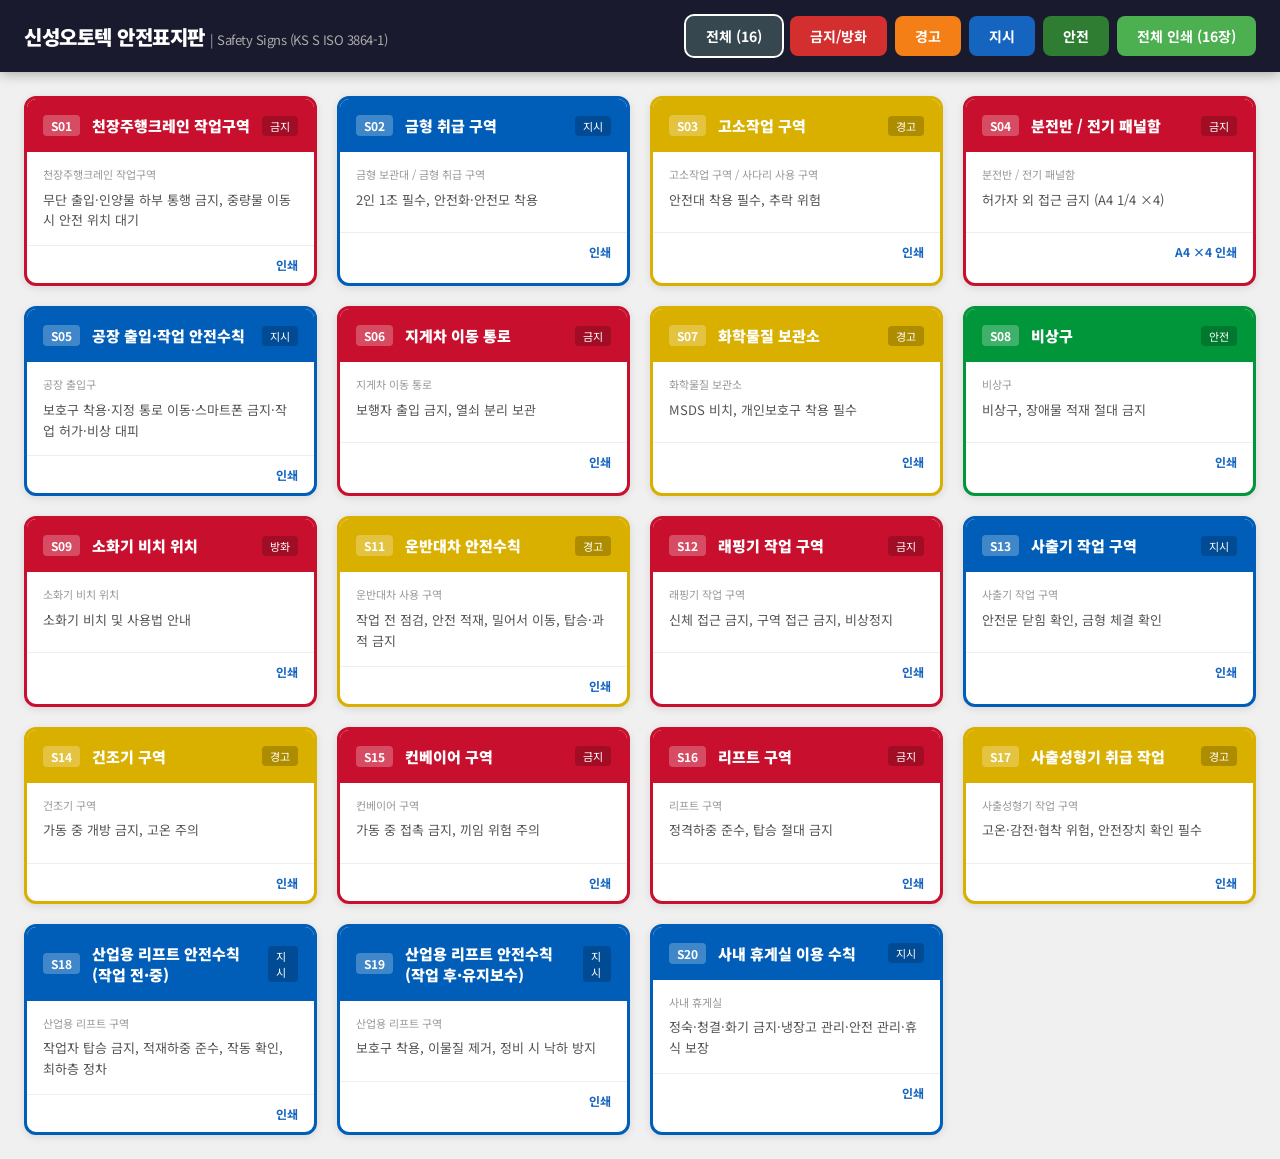
<file: safety_signs_print.html>
<!DOCTYPE html>
<html lang="ko">
<head>
<meta charset="UTF-8">
<meta name="viewport" content="width=device-width, initial-scale=1.0">
<title>신성오토텍 안전표지판 - Printable A4 Safety Signs</title>
<link rel="preconnect" href="https://fonts.googleapis.com">
<link rel="preconnect" href="https://fonts.gstatic.com" crossorigin>
<link href="https://fonts.googleapis.com/css2?family=Noto+Sans+KR:wght@400;500;700;900&display=swap" rel="stylesheet">
<link href="https://fonts.googleapis.com/css2?family=Noto+Sans+SC:wght@400;500;700;900&display=block" rel="stylesheet">
<style>
/* ===== RESET & BASE ===== */
*, *::before, *::after { box-sizing: border-box; margin: 0; padding: 0; }

:root {
  /* ===== ISO 3864-4 / KS A ISO 7010:2014 안전색 표준 ===== */
  --red: #C8102E;        /* Pantone 186C — 금지·방화 */
  --red-dark: #9E0C24;
  --yellow: #FFD100;     /* Pantone 109C — 경고 */
  --yellow-dark: #D9AF00;
  --blue: #005EB8;       /* Pantone 2728C — 지시 */
  --blue-dark: #003D7A;
  --green: #009639;      /* Pantone 356C — 안전·비상구 */
  --green-dark: #006E29;
  --page-w: 210mm;
  --page-h: 297mm;
}

body {
  font-family: 'Noto Sans KR', 'Noto Sans SC', sans-serif;
  background: #f0f0f0;
  color: #222;
}

/* ===== SCREEN-ONLY CONTROLS ===== */
.screen-controls {
  position: sticky;
  top: 0;
  z-index: 1000;
  background: #1a1a2e;
  color: #fff;
  padding: 16px 24px;
  display: flex;
  align-items: center;
  justify-content: space-between;
  flex-wrap: wrap;
  gap: 12px;
  box-shadow: 0 2px 12px rgba(0,0,0,0.3);
}

.screen-controls h1 {
  font-size: 20px;
  font-weight: 900;
  letter-spacing: -0.5px;
}

.screen-controls .subtitle {
  font-size: 13px;
  color: #aaa;
  font-weight: 400;
}

.btn-group { display: flex; gap: 8px; flex-wrap: wrap; }

.btn {
  display: inline-flex;
  align-items: center;
  gap: 6px;
  padding: 10px 20px;
  border: none;
  border-radius: 8px;
  font-size: 14px;
  font-weight: 700;
  cursor: pointer;
  transition: all 0.2s;
  font-family: inherit;
}

.btn-print { background: #4CAF50; color: #fff; }
.btn-print:hover { background: #388E3C; }
.btn-filter { background: #37474F; color: #fff; }
.btn-filter:hover { background: #546E7A; }
.btn-filter.active { outline: 2px solid #fff; }

/* ===== THUMBNAIL GRID ===== */
.grid-view {
  max-width: 1400px;
  margin: 24px auto;
  padding: 0 24px;
  display: grid;
  grid-template-columns: repeat(auto-fill, minmax(280px, 1fr));
  gap: 20px;
}

.grid-card {
  background: #fff;
  border-radius: 12px;
  overflow: hidden;
  box-shadow: 0 2px 8px rgba(0,0,0,0.1);
  cursor: pointer;
  transition: all 0.25s;
  border: 3px solid transparent;
}

.grid-card:hover {
  transform: translateY(-4px);
  box-shadow: 0 8px 24px rgba(0,0,0,0.15);
}

.grid-card.type-red { border-color: var(--red); }
.grid-card.type-yellow { border-color: var(--yellow-dark); }
.grid-card.type-blue { border-color: var(--blue); }
.grid-card.type-green { border-color: var(--green); }

.grid-card-header {
  padding: 16px;
  color: #fff;
  display: flex;
  align-items: center;
  gap: 12px;
}

.type-red .grid-card-header { background: var(--red); }
.type-yellow .grid-card-header { background: var(--yellow-dark); }
.type-blue .grid-card-header { background: var(--blue); }
.type-green .grid-card-header { background: var(--green); }

.grid-card-header .card-id {
  font-size: 12px;
  font-weight: 700;
  background: rgba(255,255,255,0.25);
  padding: 2px 8px;
  border-radius: 4px;
}

.grid-card-header .card-title {
  font-size: 15px;
  font-weight: 900;
}

.grid-card-header .card-type {
  margin-left: auto;
  font-size: 11px;
  background: rgba(0,0,0,0.2);
  padding: 2px 8px;
  border-radius: 4px;
}

.grid-card-body {
  padding: 14px 16px;
  font-size: 13px;
  line-height: 1.6;
  color: #555;
  min-height: 80px;
}

.grid-card-body .loc {
  font-size: 11px;
  color: #999;
  margin-bottom: 6px;
}

.grid-card-footer {
  padding: 10px 16px;
  border-top: 1px solid #eee;
  display: flex;
  justify-content: flex-end;
}

.grid-card-footer .print-one {
  font-size: 12px;
  color: #1565C0;
  font-weight: 700;
  cursor: pointer;
  background: none;
  border: none;
  font-family: inherit;
}

.grid-card-footer .print-one:hover { text-decoration: underline; }

/* ===== SIGN PAGES (Full A4) ===== */
.sign-page {
  width: var(--page-w);
  height: var(--page-h);
  margin: 30px auto;
  background: #fff;
  box-shadow: 0 4px 20px rgba(0,0,0,0.15);
  display: flex;
  flex-direction: column;
  overflow: hidden;
  position: relative;
}

/* ===== SIGN HEADER — 전 비표 통일 높이 ===== */
.sign-header {
  height: 78mm;
  flex-shrink: 0;
  box-sizing: border-box;
  display: flex;
  flex-direction: column;
  align-items: center;
  justify-content: flex-start;
  padding: 8mm 10mm 4mm;
  position: relative;
}

.sign-id {
  position: absolute;
  top: 4mm;
  right: 8mm;
  font-size: 10pt;
  font-weight: 700;
  color: rgba(0,0,0,0.3);
}

.sign-title {
  font-size: 28pt;
  font-weight: 900;
  letter-spacing: -0.5px;
  margin-top: 3mm;
  text-align: center;
  font-family: 'Noto Sans KR', sans-serif;
  line-height: 1.15;
}

.sign-title-cn {
  font-size: 15pt;
  font-weight: 700;
  color: #555;
  text-align: center;
  margin-top: 2mm;
  font-family: 'Noto Sans SC', sans-serif !important;
  line-height: 1.2;
}

.category-badge-cn {
  display: inline-block;
  font-size: 10pt;
  font-weight: 700;
  color: rgba(255,255,255,0.85);
  margin-left: 4px;
  font-family: 'Noto Sans SC', sans-serif !important;
}

.sign-location-cn {
  font-size: 9pt;
  color: #999;
  font-weight: 400;
  font-family: 'Noto Sans SC', sans-serif !important;
}

/* ===== ISO SYMBOLS (CSS ONLY) ===== */
.sign-symbol {
  position: relative;
  display: flex;
  align-items: center;
  justify-content: center;
  flex-shrink: 0;
}

/* RED: prohibition circle */
.sign-red .sign-symbol {
  width: 78px;
  height: 78px;
  aspect-ratio: 1 / 1;
  border: 7px solid var(--red);
  border-radius: 50%;
  background: #fff;
  position: relative;
}

.sign-red .sign-symbol::after {
  content: '';
  position: absolute;
  width: 80%;
  height: 7px;
  background: var(--red);
  border-radius: 4px;
  transform: rotate(-45deg);
}

.sign-red .sign-symbol .sym-inner {
  font-size: 26px;
  font-weight: 900;
  color: var(--red);
  z-index: 0;
}

/* YELLOW: warning triangle */
.sign-yellow .sign-symbol {
  width: 0;
  height: 0;
  border-left: 38px solid transparent;
  border-right: 38px solid transparent;
  border-bottom: 66px solid #222;
  position: relative;
}

.sign-yellow .sign-symbol::before {
  content: '';
  position: absolute;
  top: 7px;
  left: -33px;
  width: 0;
  height: 0;
  border-left: 33px solid transparent;
  border-right: 33px solid transparent;
  border-bottom: 58px solid var(--yellow);
}

.sign-yellow .sign-symbol::after {
  content: '!';
  position: absolute;
  top: 22px;
  left: -7px;
  font-size: 30px;
  font-weight: 900;
  color: #222;
  z-index: 1;
}

/* BLUE: mandatory circle */
.sign-blue .sign-symbol {
  width: 78px;
  height: 78px;
  aspect-ratio: 1 / 1;
  border-radius: 50%;
  background: var(--blue);
  display: flex;
  align-items: center;
  justify-content: center;
}

.sign-blue .sign-symbol .sym-inner {
  font-size: 28px;
  font-weight: 900;
  color: #fff;
}

/* FIRE (ISO 7010 F-series): red square — 방화·소화기 */
.sign-fire .sign-symbol {
  width: 96px;
  height: 96px;
  aspect-ratio: 1 / 1;
  background: var(--red);
  border-radius: 4px;
  display: flex;
  align-items: center;
  justify-content: center;
}

.sign-fire .sign-symbol .sym-inner {
  font-size: 42px;
  font-weight: 900;
  color: #fff;
}

.sign-fire .sign-title { color: var(--red-dark); }
.sign-fire .rule { border-left: 4px solid var(--red); }
.sign-fire .rule-icon { background: var(--red); }
.sign-fire .sign-location { border-left-color: var(--red); }
.sign-fire .category-badge { background: var(--red); }
.grid-card.type-fire { border-color: var(--red); }
.type-fire .grid-card-header { background: var(--red); }

/* GREEN: safety rectangle */
.sign-green .sign-symbol {
  width: 96px;
  height: 70px;
  background: var(--green);
  border-radius: 6px;
  display: flex;
  align-items: center;
  justify-content: center;
}

.sign-green .sign-symbol .sym-inner {
  font-size: 26px;
  font-weight: 900;
  color: #fff;
}

/* ===== HEADER COLOR BANDS ===== */
.sign-red .sign-header { border-top: 8mm solid var(--red); }
.sign-yellow .sign-header { border-top: 8mm solid var(--yellow); }
.sign-blue .sign-header { border-top: 8mm solid var(--blue); }
.sign-green .sign-header { border-top: 8mm solid var(--green); }

.sign-red .sign-title { color: var(--red-dark); }
.sign-yellow .sign-title { color: var(--yellow-dark); }
.sign-blue .sign-title { color: var(--blue-dark); }
.sign-green .sign-title { color: var(--green-dark); }

/* ===== SIGN BODY — 전 비표 동일한 윗 맞춤 시작점 ===== */
.sign-body {
  flex: 1;
  padding: 4mm 10mm 5mm;
  display: flex;
  flex-direction: column;
  justify-content: flex-start;
  min-height: 0;
  overflow: hidden;
}

.sign-location {
  font-size: 9.5pt;
  color: #777;
  font-weight: 700;
  margin-bottom: 3mm;
  padding: 2mm 4mm;
  background: #f5f5f5;
  border-radius: 4px;
  border-left: 4px solid #ccc;
  line-height: 1.35;
}

.sign-red .sign-location { border-left-color: var(--red); }
.sign-yellow .sign-location { border-left-color: var(--yellow-dark); }
.sign-blue .sign-location { border-left-color: var(--blue); }
.sign-green .sign-location { border-left-color: var(--green); }

.sign-rules {
  flex: 1;
  display: flex;
  flex-direction: column;
  justify-content: flex-start;
  gap: 3.5mm;
  min-height: 0;
  overflow: hidden;
}

.rule {
  display: flex;
  align-items: center;
  gap: 4mm;
  padding: 3mm 4mm;
  border-radius: 4px;
  background: #fafafa;
}

/* 룰 많은 비표(s20 휴게실 7항목) — 윗·아래 여백 없이 꽉 채움 */
.sign-rules.dense { justify-content: space-between; gap: 0; }
.sign-rules.dense .rule { padding: 2mm 4mm; }

/* 복합 비표 내 개별 금지 룰 — 번호·좌측바만 빨강으로 시각 구분 */
.rule.rule-prohibit { border-left-color: var(--red) !important; }
.rule.rule-prohibit .rule-icon { background: var(--red) !important; }

.sign-red .rule { border-left: 4px solid var(--red); }
.sign-yellow .rule { border-left: 4px solid var(--yellow-dark); }
.sign-blue .rule { border-left: 4px solid var(--blue); }
.sign-green .rule { border-left: 4px solid var(--green); }

.rule-icon {
  flex-shrink: 0;
  width: 30px;
  height: 30px;
  border-radius: 50%;
  display: flex;
  align-items: center;
  justify-content: center;
  font-size: 15px;
  font-weight: 900;
  color: #fff;
}

.sign-red .rule-icon { background: var(--red); }
.sign-yellow .rule-icon { background: var(--yellow-dark); }
.sign-blue .rule-icon { background: var(--blue); }
.sign-green .rule-icon { background: var(--green); }

.rule-text { flex: 1; }

.rule-kr {
  font-size: 16pt;
  font-weight: 900;
  line-height: 1.3;
  color: #222;
  font-family: 'Noto Sans KR', sans-serif;
}

.rule-cn {
  font-size: 13pt;
  font-weight: 500;
  color: #555;
  line-height: 1.3;
  margin-top: 1mm;
  font-family: 'Noto Sans SC', sans-serif !important;
}

/* ===== SIGN FOOTER ===== */
.sign-footer {
  flex-shrink: 0;
  height: 16mm;
  padding: 3mm 12mm;
  text-align: center;
  background: #1a1a2e;
  border-top: none;
  display: flex;
  align-items: center;
  justify-content: center;
}
.sign-footer img {
  height: 28px;
}

/* ===== CHINESE FONT - 고딕체(黑体) 통일 ===== */
.rule-cn, .sign-title-cn, .category-badge-cn, .sign-location-cn,
[class*="-cn"] {
  font-family: 'Noto Sans SC', 'Microsoft YaHei', 'PingFang SC', 'SimHei', sans-serif !important;
  -webkit-font-smoothing: antialiased;
}

/* ===== EXTENDED SIGN (s17 사출성형기) — A4 1페이지 정밀 맞춤 ===== */
.sign-extended {
  height: var(--page-h);
  max-height: var(--page-h);
  min-height: var(--page-h);
  overflow: hidden;
}
.sign-extended .sign-header {
  height: auto;
  padding: 4mm 7mm 3mm;
  border-top-width: 5mm;
  flex-shrink: 0;
  flex-direction: row;
  align-items: center;
  gap: 6mm;
}
.sign-extended .sign-header-left {
  display: flex;
  flex-direction: column;
  align-items: center;
  gap: 1mm;
  flex-shrink: 0;
}
.sign-extended .sign-header-right {
  flex: 1;
  display: flex;
  flex-direction: column;
  justify-content: center;
}
.sign-extended .sign-symbol {
  transform: scale(0.7);
  margin: 0;
}
.sign-extended .sign-title {
  font-size: 22pt;
  margin-top: 0;
  text-align: left;
  line-height: 1.1;
}
.sign-extended .sign-title-cn {
  font-size: 11pt;
  margin-top: 0.5mm;
  text-align: left;
}
.sign-extended .category-badge {
  font-size: 9pt;
  padding: 1mm 4mm;
  margin-bottom: 0;
}
.sign-extended .sign-body {
  flex: 1;
  padding: 3mm 5mm 1mm;
  display: flex;
  flex-direction: column;
  overflow: hidden;
}
.sign-extended .sign-location {
  font-size: 9pt;
  padding: 1.5mm 4mm;
  margin-bottom: 2mm;
  flex-shrink: 0;
}
.sign-extended .sign-footer {
  padding: 2.5mm 5mm;
  flex-shrink: 0;
}

/* 위험 요인 박스 — 초대형·강렬 (s17 전용 최상위 강조) */
.danger-box {
  background: #FFF0E8;
  border: 5px solid var(--red);
  border-radius: 8px;
  padding: 6mm 9mm 6mm;
  margin-bottom: 4mm;
  flex-shrink: 0;
  box-shadow: 0 2px 0 rgba(200,16,46,0.15);
  position: relative;
}
.danger-box::before {
  content: '';
  position: absolute;
  top: -5px; left: -5px; right: -5px;
  height: 7mm;
  background: linear-gradient(90deg, var(--red) 0%, var(--red-dark) 100%);
  border-radius: 4px 4px 0 0;
}
.danger-box-title {
  font-size: 20pt;
  font-weight: 900;
  color: var(--red-dark);
  margin-bottom: 3.5mm;
  margin-top: 3mm;
  display: flex;
  align-items: center;
  gap: 3mm;
  letter-spacing: -0.3px;
}
.danger-box-title-cn {
  font-size: 14pt;
  font-weight: 700;
  color: #888;
  font-family: 'Noto Sans SC', sans-serif !important;
}
.danger-list {
  display: grid;
  grid-template-columns: 1fr 1fr;
  gap: 3mm 10mm;
  list-style: none;
}
.danger-list li {
  font-size: 14pt;
  font-weight: 900;
  color: #111;
  padding-left: 7mm;
  position: relative;
  line-height: 1.3;
  white-space: nowrap;
}
.danger-list li::before {
  content: '\26A0';
  position: absolute;
  left: 0;
  top: 0;
  color: var(--red);
  font-weight: 900;
  font-size: 14pt;
}
.danger-list li .cn {
  font-size: 11pt;
  color: #555;
  font-weight: 500;
  line-height: 1.2;
  font-family: 'Noto Sans SC', sans-serif !important;
  white-space: nowrap;
}

/* 작업 안전 수칙 제목 */
.rules-section-title {
  font-size: 11pt;
  font-weight: 900;
  color: #222;
  margin-bottom: 1mm;
  padding: 1.5mm 0;
  border-bottom: 2px solid var(--yellow-dark);
  display: flex;
  align-items: center;
  gap: 2mm;
  flex-shrink: 0;
}
.rules-section-title-cn {
  font-size: 8.5pt;
  font-weight: 700;
  color: #999;
  font-family: 'Noto Sans SC', sans-serif !important;
}

/* 확장형 규칙 — 줄간 촘촘, A4 꽉 참 */
.sign-extended .sign-rules {
  flex: 1;
  gap: 0;
  justify-content: space-evenly;
}
.sign-extended .rule {
  padding: 1.5mm 3mm;
  gap: 3mm;
}
.sign-extended .rule-icon {
  width: 22px;
  height: 22px;
  font-size: 12px;
  margin-top: 0;
}
.sign-extended .rule-kr {
  font-size: 11pt;
  font-weight: 700;
  line-height: 1.25;
  letter-spacing: -0.2px;
}
.sign-extended .rule-cn {
  font-size: 9pt;
  font-weight: 500;
  line-height: 1.2;
  color: #666;
  margin-top: 0.5mm;
  letter-spacing: -0.1px;
}

/* ===== 하단 픽토그램 바 (최대형·강렬) ===== */
.picto-bar {
  display: flex;
  justify-content: space-evenly;
  align-items: flex-end;
  padding: 3mm 2mm 2mm;
  margin-top: auto;
  border-top: 2px solid #bbb;
  flex-shrink: 0;
}
.picto-item {
  display: flex;
  flex-direction: column;
  align-items: center;
  gap: 1.5mm;
  flex: 1;
}
.picto-icon {
  width: 54px;
  height: 54px;
  border-radius: 50%;
  display: flex;
  align-items: center;
  justify-content: center;
  font-size: 26px;
  font-weight: 900;
}
/* 금지 원형 — 손 넣지 마시오 */
.picto-icon.picto-prohibit {
  width: 62px;
  height: 62px;
  border: 7px solid var(--red);
  color: var(--red);
  background: #fff;
  position: relative;
  font-size: 28px;
  box-shadow: 0 0 0 2px rgba(211,47,47,0.15);
}
.picto-icon.picto-prohibit::after {
  content: '';
  position: absolute;
  width: 74%;
  height: 10px;
  background: var(--red);
  border-radius: 5px;
  transform: rotate(-45deg);
}
/* 경고 삼각형 — 고온주의 */
.picto-icon.picto-warn-triangle {
  width: 0; height: 0;
  border-left: 44px solid transparent;
  border-right: 44px solid transparent;
  border-bottom: 76px solid #222;
  border-radius: 0;
  background: none;
  position: relative;
  filter: drop-shadow(0 2px 4px rgba(0,0,0,0.3));
}
.picto-icon.picto-warn-triangle::before {
  content: '';
  position: absolute;
  top: 6px;
  left: -39px;
  width: 0; height: 0;
  border-left: 39px solid transparent;
  border-right: 39px solid transparent;
  border-bottom: 67px solid var(--yellow);
  z-index: 0;
}
.picto-icon.picto-warn-triangle::after {
  content: '!';
  position: absolute;
  top: 22px;
  left: -10px;
  font-size: 36px;
  font-weight: 900;
  color: #222;
  z-index: 1;
}
/* 경고 삼각형 — 고압전기 */
.picto-icon.picto-highvolt {
  width: 0; height: 0;
  border-left: 44px solid transparent;
  border-right: 44px solid transparent;
  border-bottom: 76px solid #222;
  border-radius: 0;
  background: none;
  position: relative;
  filter: drop-shadow(0 2px 4px rgba(0,0,0,0.3));
}
.picto-icon.picto-highvolt::before {
  content: '';
  position: absolute;
  top: 6px;
  left: -39px;
  width: 0; height: 0;
  border-left: 39px solid transparent;
  border-right: 39px solid transparent;
  border-bottom: 67px solid var(--yellow);
  z-index: 0;
}
.picto-icon.picto-highvolt::after {
  content: '\26A1';
  position: absolute;
  top: 20px;
  left: -15px;
  font-size: 34px;
  font-weight: 900;
  color: #222;
  z-index: 1;
}
.picto-label {
  font-size: 15pt;
  font-weight: 900;
  color: #000;
  text-align: center;
  line-height: 1.25;
}
.picto-label .cn {
  display: block;
  font-size: 11pt;
  font-weight: 700;
  color: #333;
  font-family: 'Noto Sans SC', sans-serif !important;
}
.picto-label .en {
  display: block;
  font-size: 8pt;
  font-weight: 600;
  color: #888;
}

/* 법적 근거 */
.legal-ref {
  font-size: 7pt;
  color: #999;
  text-align: center;
  padding: 1.5mm 0 0;
  font-weight: 500;
  flex-shrink: 0;
}

/* 확장형 푸터 — 로고 + 안전협회 (크게) */
.sign-footer-ext {
  display: flex;
  align-items: center;
  justify-content: space-between;
  padding: 3mm 6mm !important;
}
.sign-footer-ext .footer-left img {
  height: 28px;
}
.sign-footer-ext .footer-right {
  font-size: 10pt;
  color: rgba(255,255,255,0.85);
  font-weight: 700;
  letter-spacing: 0.5px;
}

/* 확장형 인쇄 시 정확히 1페이지 */
@media print {
  .sign-extended {
    height: 297mm !important;
    max-height: 297mm !important;
    min-height: 297mm !important;
    overflow: hidden !important;
  }
  /* s17은 레이아웃이 빡빡해 bleed는 최소한으로 */
  .sign-extended .sign-header {
    border-top-width: 10mm !important;
  }
  .sign-extended .sign-footer-ext {
    height: 18mm !important;
    padding-top: 1mm !important;
    padding-bottom: 6mm !important;
  }
}

/* ===== CATEGORY BADGE ===== */
.category-badge {
  display: inline-block;
  font-size: 12pt;
  font-weight: 900;
  color: #fff;
  padding: 2mm 5mm;
  border-radius: 4px;
  margin-bottom: 3mm;
}

.sign-red .category-badge { background: var(--red); }
.sign-yellow .category-badge { background: var(--yellow-dark); }
.sign-blue .category-badge { background: var(--blue); }
.sign-green .category-badge { background: var(--green); }

/* ===== PRINT STYLES ===== */
@media print {
  .screen-controls, .grid-view { display: none !important; }

  *, *::before, *::after {
    -webkit-print-color-adjust: exact !important;
    print-color-adjust: exact !important;
    color-adjust: exact !important;
  }

  /* ISO 3864-4 / KS 안전색 print override */
  .sign-red .sign-header, .sign-fire .sign-header { border-top: 8mm solid #C8102E !important; }
  .sign-yellow .sign-header { border-top: 8mm solid #FFD100 !important; }
  .sign-blue .sign-header { border-top: 8mm solid #005EB8 !important; }
  .sign-green .sign-header { border-top: 8mm solid #009639 !important; }
  .sign-red .sign-title, .sign-fire .sign-title { color: #9E0C24 !important; }
  .sign-yellow .sign-title { color: #D9AF00 !important; }
  .sign-blue .sign-title { color: #003D7A !important; }
  .sign-green .sign-title { color: #006E29 !important; }
  .sign-red .rule, .sign-fire .rule { border-left: 4px solid #C8102E !important; }
  .sign-yellow .rule { border-left: 4px solid #D9AF00 !important; }
  .sign-blue .rule { border-left: 4px solid #005EB8 !important; }
  .sign-green .rule { border-left: 4px solid #009639 !important; }
  .sign-red .rule-icon, .sign-fire .rule-icon { background: #C8102E !important; }
  .sign-yellow .rule-icon { background: #D9AF00 !important; }
  .sign-blue .rule-icon { background: #005EB8 !important; }
  .sign-green .rule-icon { background: #009639 !important; }
  .sign-red .sign-symbol { border-color: #C8102E !important; }
  .sign-red .sign-symbol::after { background: #C8102E !important; }
  .sign-fire .sign-symbol { background: #C8102E !important; }
  .sign-blue .sign-symbol { background: #005EB8 !important; }
  .sign-green .sign-symbol { background: #009639 !important; }
  .category-badge { color: #fff !important; }
  .sign-red .category-badge, .sign-fire .category-badge { background: #C8102E !important; }
  .sign-yellow .category-badge { background: #D9AF00 !important; }
  .sign-blue .category-badge { background: #005EB8 !important; }
  .sign-green .category-badge { background: #009639 !important; }
  .sign-red .sign-location, .sign-fire .sign-location { border-left-color: #C8102E !important; }
  .sign-yellow .sign-location { border-left-color: #D9AF00 !important; }
  .sign-blue .sign-location { border-left-color: #005EB8 !important; }
  .sign-green .sign-location { border-left-color: #009639 !important; }
  .sign-footer { background: #1a1a2e !important; }
  .danger-box { border-color: #C8102E !important; background: #FFF3E0 !important; }
  .danger-box-title { color: #9E0C24 !important; }
  .picto-icon.picto-prohibit { border-color: #C8102E !important; color: #C8102E !important; }
  .picto-icon.picto-prohibit::after { background: #C8102E !important; }
  .picto-icon.picto-warn-triangle { border-bottom-color: #222 !important; }
  .picto-icon.picto-warn-triangle::before { border-bottom-color: #FFC107 !important; }
  .picto-icon.picto-highvolt { border-bottom-color: #222 !important; }
  .picto-icon.picto-highvolt::before { border-bottom-color: #FFC107 !important; }
  .sign-footer-ext { background: #1a1a2e !important; }
  .sign-footer-ext .footer-right { color: rgba(255,255,255,0.7) !important; }
  .rules-section-title { border-bottom-color: #F57F17 !important; }

  body {
    background: #fff;
    margin: 0;
    padding: 0;
  }

  .sign-page {
    width: 100%;
    height: 297mm !important;
    max-height: 297mm !important;
    min-height: 297mm !important;
    margin: 0;
    box-shadow: none;
    page-break-after: always;
    page-break-inside: avoid;
    overflow: hidden;
    border: none;
  }

  /* 브라우저 강제 여백에 대비한 안전 색상존 — 위아래 bleed */
  .sign-page:not(.sign-extended) .sign-header {
    border-top-width: 14mm !important;
  }
  .sign-page:not(.sign-extended) .sign-footer {
    height: 22mm !important;
    padding-top: 2mm !important;
    padding-bottom: 8mm !important;
  }

  .sign-page:last-child {
    page-break-after: auto;
  }

  .sign-page.hidden-for-print {
    display: none !important;
  }

  @page {
    size: A4 portrait;
    margin: 0;
  }

  /* 분전반 A4 1/4 ×4 인쇄 모드 — 기존 디자인 축소 */
  .quarter-print-page {
    display: grid !important;
    grid-template-columns: 1fr 1fr;
    grid-template-rows: 1fr 1fr;
    width: 210mm;
    height: 297mm;
    margin: 0;
    padding: 1mm;
    gap: 1mm;
    page-break-after: always;
    box-sizing: border-box;
  }
  .quarter-print-page .sign-page {
    display: flex !important;
    flex-direction: column !important;
    justify-content: center !important;
    width: auto !important;
    height: auto !important;
    min-height: 0 !important;
    max-height: none !important;
    margin: 0 !important;
    box-shadow: none !important;
    border: 1px solid #ccc;
    page-break-after: avoid !important;
    overflow: hidden;
  }
  .quarter-print-page .sign-page .sign-header {
    height: auto !important;
    padding: 3mm 4mm 2mm !important;
    border-top-width: 4mm !important;
    flex: 0 0 auto !important;
  }
  .quarter-print-page .sign-page .sign-footer {
    height: auto !important;
  }
  .quarter-print-page .sign-page .sign-id { display: none; }
  .quarter-print-page .sign-page .sign-title {
    font-size: 18pt !important;
    margin-top: 2mm !important;
  }
  .quarter-print-page .sign-page .sign-title-cn {
    font-size: 11pt !important;
    margin-top: 1mm !important;
  }
  .quarter-print-page .sign-page .category-badge {
    font-size: 8pt !important;
    padding: 1mm 3mm !important;
    margin-bottom: 1mm !important;
  }
  .quarter-print-page .sign-page .sign-symbol {
    width: 44px !important;
    height: 44px !important;
    border-width: 5px !important;
  }
  .quarter-print-page .sign-page .sign-symbol::after {
    height: 5px !important;
  }
  /* body: 중앙 정렬, 설치위치 숨김 */
  .quarter-print-page .sign-page .sign-body {
    flex: 1 1 auto !important;
    padding: 0 6mm !important;
    display: flex !important;
    flex-direction: column !important;
    align-items: center !important;
    justify-content: center !important;
  }
  .quarter-print-page .sign-page .sign-location {
    font-size: 7pt !important;
    padding: 1.5mm 3mm !important;
    margin-bottom: 2mm !important;
    text-align: center !important;
    border-left: none !important;
    background: none !important;
  }
  .quarter-print-page .sign-page .sign-rules {
    width: 100% !important;
    align-items: center !important;
    justify-content: center !important;
  }
  .quarter-print-page .sign-page .rule {
    padding: 3mm 5mm !important;
    gap: 3mm !important;
    justify-content: center !important;
    text-align: center !important;
  }
  .quarter-print-page .sign-page .rule-icon {
    width: 20px !important;
    height: 20px !important;
    font-size: 11px !important;
  }
  .quarter-print-page .sign-page .rule-text {
    text-align: center !important;
  }
  .quarter-print-page .sign-page .rule-kr {
    font-size: 16pt !important;
    text-align: center !important;
  }
  .quarter-print-page .sign-page .rule-cn {
    font-size: 12pt !important;
    text-align: center !important;
  }
  .quarter-print-page .sign-page .sign-footer {
    padding: 2mm 4mm !important;
    flex: 0 0 auto !important;
  }
  .quarter-print-page .sign-page .sign-footer img {
    height: 16px !important;
  }
}

/* ===== SCREEN: HIDE SIGN PAGES BY DEFAULT (show grid) ===== */
@media screen {
  .sign-page {
    display: none;
  }

  .sign-page.visible-on-screen {
    display: flex;
  }
  .quarter-print-page {
    display: none;
  }
}

/* ===== FILTER HIDDEN ===== */
.grid-card.filter-hidden {
  display: none;
}
</style>
</head>
<body>

<!-- ===== SCREEN CONTROLS ===== -->
<div class="screen-controls">
  <div>
    <h1>신성오토텍 안전표지판 <span class="subtitle">| Safety Signs (KS S ISO 3864-1)</span></h1>
  </div>
  <div class="btn-group">
    <button class="btn btn-filter active" data-filter="all" onclick="filterSigns('all', this)">전체 (16)</button>
    <button class="btn btn-filter" data-filter="red" onclick="filterSigns('red', this)" style="background:#D32F2F">금지/방화</button>
    <button class="btn btn-filter" data-filter="yellow" onclick="filterSigns('yellow', this)" style="background:#F57F17">경고</button>
    <button class="btn btn-filter" data-filter="blue" onclick="filterSigns('blue', this)" style="background:#1565C0">지시</button>
    <button class="btn btn-filter" data-filter="green" onclick="filterSigns('green', this)" style="background:#2E7D32">안전</button>
    <button class="btn btn-print" onclick="printAll()">전체 인쇄 (16장)</button>
  </div>
</div>

<!-- ===== THUMBNAIL GRID ===== -->
<div class="grid-view" id="gridView">
  <!-- Populated by JS -->
</div>

<!-- ===== FULL A4 SIGN PAGES ===== -->

<!-- s01 -->
<div class="sign-page sign-red" data-id="s01" data-type="red">
  <div class="sign-header">
    <span class="sign-id">s01</span>
    <div class="sign-symbol"><span class="sym-inner"></span></div>
    <div class="category-badge">금지 <span class="category-badge-cn">禁止</span></div>
    <div class="sign-title">천장주행크레인 작업구역</div>
    <div class="sign-title-cn">天车作业区域</div>
  </div>
  <div class="sign-body">
    <div class="sign-location">설치위치: 천장주행크레인 작업구역<br><span class="sign-location-cn">安装位置：天车作业区域</span></div>
    <div class="sign-rules">
      <div class="rule">
        <span class="rule-icon">1</span>
        <div class="rule-text">
          <div class="rule-kr">크레인 작업 반경 내 무단 출입 금지</div>
          <div class="rule-cn">严禁擅自进入起重机作业半径内</div>
        </div>
      </div>
      <div class="rule">
        <span class="rule-icon">2</span>
        <div class="rule-text">
          <div class="rule-kr">인양물 하부 통행 제한</div>
          <div class="rule-cn">禁止在吊装物下方通行</div>
        </div>
      </div>
      <div class="rule">
        <span class="rule-icon">3</span>
        <div class="rule-text">
          <div class="rule-kr">중량물 이동 작업 시 안전한 위치에서 대기, 안전 확보 후 통행</div>
          <div class="rule-cn">搬运重物作业时在安全位置等候，确认安全后方可通行</div>
        </div>
      </div>
    </div>
  </div>
  <div class="sign-footer">
    <img src="logo_full_white.png" alt="신성오토텍">
  </div>
</div>

<!-- s02 -->
<div class="sign-page sign-blue" data-id="s02" data-type="blue">
  <div class="sign-header">
    <span class="sign-id">s02</span>
    <div class="sign-symbol"><span class="sym-inner">!</span></div>
    <div class="category-badge">지시 <span class="category-badge-cn">指示</span></div>
    <div class="sign-title">금형 취급 구역</div>
    <div class="sign-title-cn">模具操作区域</div>
  </div>
  <div class="sign-body">
    <div class="sign-location">설치위치: 금형 보관대 / 금형 취급 구역<br><span class="sign-location-cn">安装位置：模具存放架/模具操作区域</span></div>
    <div class="sign-rules">
      <div class="rule">
        <span class="rule-icon">1</span>
        <div class="rule-text">
          <div class="rule-kr">금형 취급 시 반드시 2인 1조 작업</div>
          <div class="rule-cn">模具操作必须两人一组</div>
        </div>
      </div>
      <div class="rule">
        <span class="rule-icon">2</span>
        <div class="rule-text">
          <div class="rule-kr">신호수(유도자) 배치 후 작업</div>
          <div class="rule-cn">作业前须配置信号指挥员</div>
        </div>
      </div>
      <div class="rule">
        <span class="rule-icon">3</span>
        <div class="rule-text">
          <div class="rule-kr">안전화 및 안전모 반드시 착용</div>
          <div class="rule-cn">必须佩戴安全鞋和安全帽</div>
        </div>
      </div>
      <div class="rule">
        <span class="rule-icon">4</span>
        <div class="rule-text">
          <div class="rule-kr">안전블록 삽입 확인 후 작업</div>
          <div class="rule-cn">作业前须放置安全垫块</div>
        </div>
      </div>
    </div>
  </div>
  <div class="sign-footer">
    <img src="logo_full_white.png" alt="신성오토텍">
  </div>
</div>

<!-- s04 -->
<div class="sign-page sign-red" data-id="s04" data-type="red">
  <div class="sign-header">
    <span class="sign-id">s04</span>
    <div class="sign-symbol"><span class="sym-inner"></span></div>
    <div class="category-badge">금지 <span class="category-badge-cn">禁止</span></div>
    <div class="sign-title">분전반 / 전기 패널함</div>
    <div class="sign-title-cn">配电箱 / 电气控制柜</div>
  </div>
  <div class="sign-body">
    <div class="sign-location">설치위치: 분전반 / 전기 패널함<br><span class="sign-location-cn">安装位置：配电箱/电气控制柜</span></div>
    <div class="sign-rules">
      <div class="rule">
        <span class="rule-icon">1</span>
        <div class="rule-text">
          <div class="rule-kr">허가자 외 접근 금지</div>
          <div class="rule-cn">非授权人员严禁靠近</div>
        </div>
      </div>
    </div>
  </div>
  <div class="sign-footer">
    <img src="logo_full_white.png" alt="신성오토텍">
  </div>
</div>

<!-- s05 -->
<div class="sign-page sign-blue" data-id="s05" data-type="blue">
  <div class="sign-header">
    <span class="sign-id">s05</span>
    <div class="sign-symbol"><span class="sym-inner">i</span></div>
    <div class="category-badge">지시 <span class="category-badge-cn">指示</span></div>
    <div class="sign-title">공장 출입·작업 안전수칙</div>
    <div class="sign-title-cn">进入工厂及作业安全守则</div>
  </div>
  <div class="sign-body">
    <div class="sign-location">설치위치: 공장 출입구<br><span class="sign-location-cn">安装位置：工厂出入口</span></div>
    <div class="sign-rules">
      <div class="rule">
        <span class="rule-icon">1</span>
        <div class="rule-text">
          <div class="rule-kr">보호구 착용(필수) — 공정별 보호구 올바르게 착용</div>
          <div class="rule-cn">佩戴防护用品（必须）— 按工序正确佩戴防护用品</div>
        </div>
      </div>
      <div class="rule">
        <span class="rule-icon">2</span>
        <div class="rule-text">
          <div class="rule-kr">지정된 통로 이동 — 안전 통로 이용</div>
          <div class="rule-cn">按指定通道移动 — 请使用安全通道</div>
        </div>
      </div>
      <div class="rule">
        <span class="rule-icon">3</span>
        <div class="rule-text">
          <div class="rule-kr">보행·작업 유의 — 스마트폰·이어폰 사용 금지</div>
          <div class="rule-cn">注意行走与作业 — 禁止使用手机及耳机</div>
        </div>
      </div>
      <div class="rule">
        <span class="rule-icon">4</span>
        <div class="rule-text">
          <div class="rule-kr">관계자 외 출입 금지 — 제한 구역 출입 금지·안전표지 준수</div>
          <div class="rule-cn">非相关人员禁止进入 — 禁入限制区域，遵守安全标识</div>
        </div>
      </div>
      <div class="rule">
        <span class="rule-icon">5</span>
        <div class="rule-text">
          <div class="rule-kr">작업 허가 준수 — 사전 허가 없는 작업 금지</div>
          <div class="rule-cn">遵守作业许可 — 未经许可严禁作业</div>
        </div>
      </div>
      <div class="rule">
        <span class="rule-icon">6</span>
        <div class="rule-text">
          <div class="rule-kr">비상 대피 — 비상구·소화기 위치 확인, 대피 요령 숙지</div>
          <div class="rule-cn">紧急疏散 — 确认紧急出口·灭火器位置，熟知疏散要领</div>
        </div>
      </div>
    </div>
  </div>
  <div class="sign-footer">
    <img src="logo_full_white.png" alt="신성오토텍">
  </div>
</div>

<!-- s06 -->
<div class="sign-page sign-red" data-id="s06" data-type="red">
  <div class="sign-header">
    <span class="sign-id">s06</span>
    <div class="sign-symbol"><span class="sym-inner"></span></div>
    <div class="category-badge">금지 <span class="category-badge-cn">禁止</span></div>
    <div class="sign-title">지게차 이동 통로</div>
    <div class="sign-title-cn">叉车通行通道</div>
  </div>
  <div class="sign-body">
    <div class="sign-location">설치위치: 지게차 이동 통로<br><span class="sign-location-cn">安装位置：叉车通行通道</span></div>
    <div class="sign-rules">
      <div class="rule">
        <span class="rule-icon">1</span>
        <div class="rule-text">
          <div class="rule-kr">지게차 전용 통로 — 보행 금지</div>
          <div class="rule-cn">叉车专用通道，行人禁止通行</div>
        </div>
      </div>
      <div class="rule">
        <span class="rule-icon">2</span>
        <div class="rule-text">
          <div class="rule-kr">보행자 출입 절대 금지</div>
          <div class="rule-cn">严禁行人进入</div>
        </div>
      </div>
      <div class="rule">
        <span class="rule-icon">3</span>
        <div class="rule-text">
          <div class="rule-kr">미사용 시 지게차 열쇠 분리 보관</div>
          <div class="rule-cn">停车后必须拔出并保管钥匙</div>
        </div>
      </div>
    </div>
  </div>
  <div class="sign-footer">
    <img src="logo_full_white.png" alt="신성오토텍">
  </div>
</div>

<!-- s07 -->
<div class="sign-page sign-yellow" data-id="s07" data-type="yellow">
  <div class="sign-header">
    <span class="sign-id">s07</span>
    <div class="sign-symbol"></div>
    <div class="category-badge">경고 <span class="category-badge-cn">警告</span></div>
    <div class="sign-title">화학물질 보관소</div>
    <div class="sign-title-cn">化学品储存处</div>
  </div>
  <div class="sign-body">
    <div class="sign-location">설치위치: 화학물질 보관소<br><span class="sign-location-cn">安装位置：化学品储存处</span></div>
    <div class="sign-rules">
      <div class="rule">
        <span class="rule-icon">1</span>
        <div class="rule-text">
          <div class="rule-kr">물질안전보건자료(MSDS) 비치 필수</div>
          <div class="rule-cn">必须配备化学品安全技术说明书（MSDS）</div>
        </div>
      </div>
      <div class="rule">
        <span class="rule-icon">2</span>
        <div class="rule-text">
          <div class="rule-kr">개인보호구(장갑·마스크) 반드시 착용</div>
          <div class="rule-cn">必须佩戴个人防护用品（手套·口罩）</div>
        </div>
      </div>
      <div class="rule">
        <span class="rule-icon">3</span>
        <div class="rule-text">
          <div class="rule-kr">화기 사용 엄격 금지</div>
          <div class="rule-cn">严禁明火</div>
        </div>
      </div>
    </div>
  </div>
  <div class="sign-footer">
    <img src="logo_full_white.png" alt="신성오토텍">
  </div>
</div>

<!-- s08 -->
<div class="sign-page sign-green" data-id="s08" data-type="green">
  <div class="sign-header">
    <span class="sign-id">s08</span>
    <div class="sign-symbol"><span class="sym-inner">EXIT</span></div>
    <div class="category-badge">안전 <span class="category-badge-cn">安全</span></div>
    <div class="sign-title">비상구</div>
    <div class="sign-title-cn">安全出口</div>
  </div>
  <div class="sign-body">
    <div class="sign-location">설치위치: 비상구<br><span class="sign-location-cn">安装位置：安全出口</span></div>
    <div class="sign-rules">
      <div class="rule">
        <span class="rule-icon">1</span>
        <div class="rule-text">
          <div class="rule-kr">비상구 — 화재 발생 시 이곳으로 대피</div>
          <div class="rule-cn">火灾时从此处疏散</div>
        </div>
      </div>
      <div class="rule">
        <span class="rule-icon">2</span>
        <div class="rule-text">
          <div class="rule-kr">비상구 앞 장애물 적재 절대 금지</div>
          <div class="rule-cn">严禁在通道堆放障碍物</div>
        </div>
      </div>
    </div>
  </div>
  <div class="sign-footer">
    <img src="logo_full_white.png" alt="신성오토텍">
  </div>
</div>

<!-- s09 -->
<div class="sign-page sign-fire" data-id="s09" data-type="fire">
  <div class="sign-header">
    <span class="sign-id">s09</span>
    <div class="sign-symbol"><span class="sym-inner">🧯</span></div>
    <div class="category-badge">방화 <span class="category-badge-cn">消防</span></div>
    <div class="sign-title">소화기 비치 위치</div>
    <div class="sign-title-cn">灭火器放置处</div>
  </div>
  <div class="sign-body">
    <div class="sign-location">설치위치: 소화기 비치 위치<br><span class="sign-location-cn">安装位置：灭火器放置处</span></div>
    <div class="sign-rules">
      <div class="rule">
        <span class="rule-icon">1</span>
        <div class="rule-text">
          <div class="rule-kr">소화기 비치 장소 — 주변 물건 적재 금지</div>
          <div class="rule-cn">周围严禁堆放物品，保持通畅</div>
        </div>
      </div>
      <div class="rule">
        <span class="rule-icon">2</span>
        <div class="rule-text">
          <div class="rule-kr">사용법: 안전핀 제거 → 호스 조준 → 손잡이 압착</div>
          <div class="rule-cn">使用方法：拔出保险销 → 对准火源根部 → 按压把手喷射</div>
        </div>
      </div>
    </div>
  </div>
  <div class="sign-footer">
    <img src="logo_full_white.png" alt="신성오토텍">
  </div>
</div>

<!-- s10 -->
<!-- s10 삭제됨 — s20 사내 휴게실 이용 수칙으로 대체 -->

<!-- s11 - 운반대차 안전수칙 -->
<div class="sign-page sign-yellow" data-id="s11" data-type="yellow">
  <div class="sign-header">
    <span class="sign-id">s11</span>
    <div class="sign-symbol"></div>
    <div class="category-badge">경고 <span class="category-badge-cn">警告</span></div>
    <div class="sign-title">운반대차 안전수칙</div>
    <div class="sign-title-cn">搬运车安全守则</div>
  </div>
  <div class="sign-body">
    <div class="sign-location">설치위치: 운반대차 사용 구역<br><span class="sign-location-cn">安装位置：搬运车使用区域</span></div>
    <div class="sign-rules dense">
      <div class="rule">
        <span class="rule-icon">1</span>
        <div class="rule-text">
          <div class="rule-kr">작업 전 점검 — 바퀴 회전 상태 등 이상 유무 확인</div>
          <div class="rule-cn">作业前检查 — 确认车轮转动状态等有无异常</div>
        </div>
      </div>
      <div class="rule">
        <span class="rule-icon">2</span>
        <div class="rule-text">
          <div class="rule-kr">안전한 적재 — 무게중심은 중앙, 무거운 것은 하단, 시야를 가리지 않는 높이 유지</div>
          <div class="rule-cn">安全装载 — 重心居中，重物置于下方，保持不遮挡视线的高度</div>
        </div>
      </div>
      <div class="rule">
        <span class="rule-icon">3</span>
        <div class="rule-text">
          <div class="rule-kr">운반 방식 — 끌지 말고 밀어서 이동, 진행 방향의 시야 확보</div>
          <div class="rule-cn">搬运方式 — 推行前进而非拉行，确保前方视野</div>
        </div>
      </div>
      <div class="rule">
        <span class="rule-icon">4</span>
        <div class="rule-text">
          <div class="rule-kr">속도 및 이동 — 보행 속도로 천천히 이동, 뒷걸음 운반 금지</div>
          <div class="rule-cn">速度与移动 — 以步行速度缓慢移动，严禁倒退搬运</div>
        </div>
      </div>
      <div class="rule">
        <span class="rule-icon">5</span>
        <div class="rule-text">
          <div class="rule-kr">통로 확보 — 이동 경로의 장애물 제거, 굴러 떨어질 위험이 있는 물건은 고정</div>
          <div class="rule-cn">确保通道 — 清除移动路径上的障碍物，易滚落物品须加以固定</div>
        </div>
      </div>
      <div class="rule rule-prohibit">
        <span class="rule-icon">6</span>
        <div class="rule-text">
          <div class="rule-kr">금지사항 — 대차 탑승 금지, 적재물 과적 금지</div>
          <div class="rule-cn">禁止事项 — 严禁搭乘搬运车，严禁超载</div>
        </div>
      </div>
      <div class="rule">
        <span class="rule-icon">7</span>
        <div class="rule-text">
          <div class="rule-kr">경사로 — 화물이 떨어지지 않도록 주의, 필요시 2인 1조 운반</div>
          <div class="rule-cn">坡道作业 — 防止货物坠落，必要时两人一组搬运</div>
        </div>
      </div>
    </div>
  </div>
  <div class="sign-footer">
    <img src="logo_full_white.png" alt="신성오토텍">
  </div>
</div>

<!-- s12 -->
<div class="sign-page sign-red" data-id="s12" data-type="red">
  <div class="sign-header">
    <span class="sign-id">s12</span>
    <div class="sign-symbol"><span class="sym-inner"></span></div>
    <div class="category-badge">금지 <span class="category-badge-cn">禁止</span></div>
    <div class="sign-title">래핑기 작업 구역</div>
    <div class="sign-title-cn">缠绕机作业区域</div>
  </div>
  <div class="sign-body">
    <div class="sign-location">설치위치: 래핑기 작업 구역<br><span class="sign-location-cn">安装位置：缠绕机作业区域</span></div>
    <div class="sign-rules">
      <div class="rule">
        <span class="rule-icon">1</span>
        <div class="rule-text">
          <div class="rule-kr">래핑기 가동 중 손·신체 접근 금지</div>
          <div class="rule-cn">运行中严禁手及身体靠近</div>
        </div>
      </div>
      <div class="rule">
        <span class="rule-icon">2</span>
        <div class="rule-text">
          <div class="rule-kr">래핑기 가동 중 구역 내 접근 금지</div>
          <div class="rule-cn">缠绕机运行中禁止进入该区域</div>
        </div>
      </div>
      <div class="rule">
        <span class="rule-icon">3</span>
        <div class="rule-text">
          <div class="rule-kr">비상정지 버튼 위치 사전 숙지</div>
          <div class="rule-cn">须熟知紧急停止按钮位置</div>
        </div>
      </div>
    </div>
  </div>
  <div class="sign-footer">
    <img src="logo_full_white.png" alt="신성오토텍">
  </div>
</div>

<!-- s13 -->
<div class="sign-page sign-blue" data-id="s13" data-type="blue">
  <div class="sign-header">
    <span class="sign-id">s13</span>
    <div class="sign-symbol"><span class="sym-inner">!</span></div>
    <div class="category-badge">지시 <span class="category-badge-cn">指示</span></div>
    <div class="sign-title">사출기 작업 구역</div>
    <div class="sign-title-cn">注塑机作业区域</div>
  </div>
  <div class="sign-body">
    <div class="sign-location">설치위치: 사출기 작업 구역<br><span class="sign-location-cn">安装位置：注塑机作业区域</span></div>
    <div class="sign-rules">
      <div class="rule">
        <span class="rule-icon">1</span>
        <div class="rule-text">
          <div class="rule-kr">사출기 안전문 닫힘 확인 후 가동</div>
          <div class="rule-cn">确认安全门关闭后方可操作</div>
        </div>
      </div>
      <div class="rule">
        <span class="rule-icon">2</span>
        <div class="rule-text">
          <div class="rule-kr">금형 체결 상태 확인 후 작업</div>
          <div class="rule-cn">确认模具锁紧状态后方可作业</div>
        </div>
      </div>
    </div>
  </div>
  <div class="sign-footer">
    <img src="logo_full_white.png" alt="신성오토텍">
  </div>
</div>

<!-- s14 -->
<div class="sign-page sign-yellow" data-id="s14" data-type="yellow">
  <div class="sign-header">
    <span class="sign-id">s14</span>
    <div class="sign-symbol"></div>
    <div class="category-badge">경고 <span class="category-badge-cn">警告</span></div>
    <div class="sign-title">건조기 구역</div>
    <div class="sign-title-cn">干燥机区域</div>
  </div>
  <div class="sign-body">
    <div class="sign-location">설치위치: 건조기 구역<br><span class="sign-location-cn">安装位置：干燥机区域</span></div>
    <div class="sign-rules">
      <div class="rule">
        <span class="rule-icon">1</span>
        <div class="rule-text">
          <div class="rule-kr">건조기 가동 중 도어 개방 금지</div>
          <div class="rule-cn">运行中禁止打开</div>
        </div>
      </div>
      <div class="rule">
        <span class="rule-icon">2</span>
        <div class="rule-text">
          <div class="rule-kr">고온 표면 접촉 주의</div>
          <div class="rule-cn">注意高温</div>
        </div>
      </div>
      <div class="rule">
        <span class="rule-icon">3</span>
        <div class="rule-text">
          <div class="rule-kr">방열장갑 반드시 착용</div>
          <div class="rule-cn">必须佩戴隔热手套</div>
        </div>
      </div>
    </div>
  </div>
  <div class="sign-footer">
    <img src="logo_full_white.png" alt="신성오토텍">
  </div>
</div>

<!-- s15 -->
<div class="sign-page sign-red" data-id="s15" data-type="red">
  <div class="sign-header">
    <span class="sign-id">s15</span>
    <div class="sign-symbol"><span class="sym-inner"></span></div>
    <div class="category-badge">금지 <span class="category-badge-cn">禁止</span></div>
    <div class="sign-title">컨베이어 구역</div>
    <div class="sign-title-cn">输送带区域</div>
  </div>
  <div class="sign-body">
    <div class="sign-location">설치위치: 컨베이어 구역<br><span class="sign-location-cn">安装位置：输送带区域</span></div>
    <div class="sign-rules">
      <div class="rule">
        <span class="rule-icon">1</span>
        <div class="rule-text">
          <div class="rule-kr">컨베이어 가동 중 접촉 금지</div>
          <div class="rule-cn">运行中禁止触碰</div>
        </div>
      </div>
      <div class="rule">
        <span class="rule-icon">2</span>
        <div class="rule-text">
          <div class="rule-kr">회전부 끼임 위험 주의</div>
          <div class="rule-cn">注意旋转部位夹伤危险</div>
        </div>
      </div>
      <div class="rule">
        <span class="rule-icon">3</span>
        <div class="rule-text">
          <div class="rule-kr">긴 머리카락·헐거운 옷자락 말림 주의</div>
          <div class="rule-cn">注意长发及衣角卷入</div>
        </div>
      </div>
      <div class="rule">
        <span class="rule-icon">4</span>
        <div class="rule-text">
          <div class="rule-kr">비상정지 버튼 위치 사전 숙지</div>
          <div class="rule-cn">须熟知紧急停止按钮位置</div>
        </div>
      </div>
    </div>
  </div>
  <div class="sign-footer">
    <img src="logo_full_white.png" alt="신성오토텍">
  </div>
</div>

<!-- s16 -->
<div class="sign-page sign-red" data-id="s16" data-type="red">
  <div class="sign-header">
    <span class="sign-id">s16</span>
    <div class="sign-symbol"><span class="sym-inner"></span></div>
    <div class="category-badge">금지 <span class="category-badge-cn">禁止</span></div>
    <div class="sign-title">리프트 구역</div>
    <div class="sign-title-cn">升降机区域</div>
  </div>
  <div class="sign-body">
    <div class="sign-location">설치위치: 리프트 구역<br><span class="sign-location-cn">安装位置：升降机区域</span></div>
    <div class="sign-rules">
      <div class="rule">
        <span class="rule-icon">1</span>
        <div class="rule-text">
          <div class="rule-kr">리프트 정격하중 반드시 준수</div>
          <div class="rule-cn">严禁超过额定载荷</div>
        </div>
      </div>
      <div class="rule">
        <span class="rule-icon">2</span>
        <div class="rule-text">
          <div class="rule-kr">리프트 탑승 절대 금지</div>
          <div class="rule-cn">严禁人员搭乘</div>
        </div>
      </div>
      <div class="rule">
        <span class="rule-icon">3</span>
        <div class="rule-text">
          <div class="rule-kr">상부·하부 동시 작업 금지</div>
          <div class="rule-cn">禁止上下层同时作业</div>
        </div>
      </div>
      <div class="rule">
        <span class="rule-icon">4</span>
        <div class="rule-text">
          <div class="rule-kr">안전바 설치 상태 확인 후 작업</div>
          <div class="rule-cn">确认安全杆已安装</div>
        </div>
      </div>
    </div>
  </div>
  <div class="sign-footer">
    <img src="logo_full_white.png" alt="신성오토텍">
  </div>
</div>

<!-- NOTE: That is 15 signs (s01,s02,s04-s16). The spec listed 15 unique IDs but said 16 signs.
     Adding s03 as the 16th sign to complete the set. -->

<!-- s03 - 고소작업 구역 (YELLOW 경고) -->
<div class="sign-page sign-yellow" data-id="s03" data-type="yellow">
  <div class="sign-header">
    <span class="sign-id">s03</span>
    <div class="sign-symbol"></div>
    <div class="category-badge">경고 <span class="category-badge-cn">警告</span></div>
    <div class="sign-title">고소작업 구역</div>
    <div class="sign-title-cn">高处作业区域</div>
  </div>
  <div class="sign-body">
    <div class="sign-location">설치위치: 고소작업 구역 / 사다리 사용 구역<br><span class="sign-location-cn">安装位置：高处作业区域/梯子使用区域</span></div>
    <div class="sign-rules">
      <div class="rule">
        <span class="rule-icon">1</span>
        <div class="rule-text">
          <div class="rule-kr">2미터 이상 고소작업 시 안전대 착용</div>
          <div class="rule-cn">2米及以上高处作业须佩戴安全带</div>
        </div>
      </div>
      <div class="rule">
        <span class="rule-icon">2</span>
        <div class="rule-text">
          <div class="rule-kr">작업 전 발판·난간 상태 확인</div>
          <div class="rule-cn">作业前确认脚手架及护栏状态</div>
        </div>
      </div>
      <div class="rule">
        <span class="rule-icon">3</span>
        <div class="rule-text">
          <div class="rule-kr">안전모 반드시 착용</div>
          <div class="rule-cn">必须佩戴安全帽</div>
        </div>
      </div>
    </div>
  </div>
  <div class="sign-footer">
    <img src="logo_full_white.png" alt="신성오토텍">
  </div>
</div>

<!-- s17 - 사출성형기 취급 작업 (YELLOW 경고 - 확장형) -->
<div class="sign-page sign-yellow sign-extended" data-id="s17" data-type="yellow">
  <div class="sign-header">
    <span class="sign-id">s17</span>
    <div class="sign-header-left">
      <div class="sign-symbol"></div>
    </div>
    <div class="sign-header-right">
      <div class="sign-title">사출성형기 취급 작업</div>
      <div class="sign-title-cn">注塑成型机操作规程</div>
    </div>
  </div>
  <div class="sign-body">

    <!-- 위험 요인 -->
    <div class="danger-box">
      <div class="danger-box-title">&#9888; 위험 요인 <span class="danger-box-title-cn">危险因素</span></div>
      <ul class="danger-list">
        <li>호퍼에 원료 투입 시 추락<br><span class="cn">向料斗投料时有坠落危险</span></li>
        <li>바렐 고온부 접촉에 의한 화상<br><span class="cn">接触料筒高温部位导致烫伤</span></li>
        <li>바렐 충전부 접촉에 의한 감전<br><span class="cn">接触料筒带电部位导致触电</span></li>
        <li>금형 사이에 협착<br><span class="cn">模具间存在夹压危险</span></li>
      </ul>
    </div>

    <!-- 작업 안전 수칙 -->
    <div class="rules-section-title">&#128736; 작업 안전 수칙 <span class="rules-section-title-cn">作业安全守则</span></div>
    <div class="sign-rules">
      <div class="rule">
        <span class="rule-icon">1</span>
        <div class="rule-text">
          <div class="rule-kr">작업시작 전 사출기 실린더, 금형 내부, 제품취출장치 등의 청소상태를 확인할 것.</div>
          <div class="rule-cn">开始作业前须确认注塑机料筒、模具内部及制品取出装置等的清洁状态。</div>
        </div>
      </div>
      <div class="rule">
        <span class="rule-icon">2</span>
        <div class="rule-text">
          <div class="rule-kr">운전조작 S/W를 수동으로 놓고 형폐, 형개 작동 이상 유무를 확인할 것.</div>
          <div class="rule-cn">将操作开关置于手动模式，运行合模及开模并确认有无异常。</div>
        </div>
      </div>
      <div class="rule">
        <span class="rule-icon">3</span>
        <div class="rule-text">
          <div class="rule-kr">안전문, 연동장치, 양수조작스위치, 비상정지스위치 등 안전장치의 작동 유무를 확인할 것.</div>
          <div class="rule-cn">确认安全门、联锁装置、双手操控开关及紧急停止开关等安全装置是否正常运行。</div>
        </div>
      </div>
      <div class="rule">
        <span class="rule-icon">4</span>
        <div class="rule-text">
          <div class="rule-kr">각부의 온도가 일정하게 유지되도록 주의할 것.</div>
          <div class="rule-cn">须确保各部位温度保持恒定。</div>
        </div>
      </div>
      <div class="rule">
        <span class="rule-icon">5</span>
        <div class="rule-text">
          <div class="rule-kr">최초 압력조절시 형체압력은 적정수준으로, 사출압은 최소로 설정해 작동시키며, 단계적으로 사출압을 높여 적정압력으로 조정할 것.</div>
          <div class="rule-cn">初次调压时将合模压力设为适当水平、注射压力设为最低并启动，逐步提高注射压力至适当值。</div>
        </div>
      </div>
      <div class="rule">
        <span class="rule-icon">6</span>
        <div class="rule-text">
          <div class="rule-kr">작업 중 굉음이나 이상이 발생할 경우 비상정지스위치를 작동시키고 필요한 조치를 취할 것.</div>
          <div class="rule-cn">作业中发生异响或异常时，须立即启动紧急停止开关并采取必要措施。</div>
        </div>
      </div>
      <div class="rule">
        <span class="rule-icon">7</span>
        <div class="rule-text">
          <div class="rule-kr">기계를 조정할 때는 수동으로 놓고 기계를 정지시킨 후 진행할 것.</div>
          <div class="rule-cn">调整机器时须将开关切换至手动模式并停机后方可进行。</div>
        </div>
      </div>
      <div class="rule">
        <span class="rule-icon">8</span>
        <div class="rule-text">
          <div class="rule-kr">금형의 보수점검, 금형 교환 등 연속운전을 하는 경우 외의 상황에서, 금형 내 손이나 신체 일부가 들어갈 때는 반드시 제어전원 및 펌프구동용 모터 스위치를 차단할 것.</div>
          <div class="rule-cn">模具维修检查、模具更换等非连续运转情况下，手部或身体进入模具内时，必须切断控制电源及泵驱动电机电源。</div>
        </div>
      </div>
    </div>

    <!-- 하단 픽토그램 (강렬·대형) -->
    <div class="picto-bar">
      <div class="picto-item">
        <div class="picto-icon picto-prohibit">&#9995;</div>
        <div class="picto-label">손 넣지 마시오<span class="cn">禁止伸入</span><span class="en">Keep hands away</span></div>
      </div>
      <div class="picto-item">
        <div class="picto-icon picto-warn-triangle"></div>
        <div class="picto-label">고온주의<span class="cn">注意高温</span><span class="en">Caution–High temperature</span></div>
      </div>
      <div class="picto-item">
        <div class="picto-icon picto-highvolt"></div>
        <div class="picto-label">고압전기<span class="cn">注意高压电</span><span class="en">Caution–High voltage</span></div>
      </div>
    </div>
    <div class="legal-ref">산업안전보건기준에 관한 규칙 제93조(사출성형기 등) / 산업안전보건법 제38조(안전조치)</div>
  </div>
  <div class="sign-footer sign-footer-ext">
    <div class="footer-left"><img src="logo_full_white.png" alt="신성오토텍"></div>
    <div class="footer-right">대한산업안전협회 수원지회&emsp;031)241-2206 / fax 031)241-0700</div>
  </div>
</div>

<!-- s18 - 산업용 리프트 안전수칙 (작업전·중) -->
<div class="sign-page sign-blue" data-id="s18" data-type="blue">
  <div class="sign-header">
    <span class="sign-id">s18</span>
    <div class="sign-symbol"><span class="sym-inner">!</span></div>
    <div class="category-badge">지시 <span class="category-badge-cn">指示</span></div>
    <div class="sign-title">산업용 리프트 안전수칙 (작업시)</div>
    <div class="sign-title-cn">工业升降机安全守则（作业时）</div>
  </div>
  <div class="sign-body">
    <div class="sign-location">설치위치: 산업용 리프트 구역<br><span class="sign-location-cn">安装位置：工业升降机区域</span></div>
    <div class="sign-rules">
      <div class="rule">
        <span class="rule-icon">1</span>
        <div class="rule-text">
          <div class="rule-kr">작업자 탑승 금지 — 화물용 리프트에 사람 탑승 절대 금지</div>
          <div class="rule-cn">严禁人员搭乘 — 工业升降机严禁人员乘坐</div>
        </div>
      </div>
      <div class="rule">
        <span class="rule-icon">2</span>
        <div class="rule-text">
          <div class="rule-kr">적재하중 준수 — 정격 용량을 초과한 적재 금지</div>
          <div class="rule-cn">遵守额定载荷 — 严禁超过额定载荷装载</div>
        </div>
      </div>
      <div class="rule">
        <span class="rule-icon">3</span>
        <div class="rule-text">
          <div class="rule-kr">운반구 작동 확인 — 상승·하강 시 걸림 및 이상 소음 여부 확인</div>
          <div class="rule-cn">确认运行状态 — 升降过程中检查有无卡阻或异常声响</div>
        </div>
      </div>
      <div class="rule">
        <span class="rule-icon">4</span>
        <div class="rule-text">
          <div class="rule-kr">운반구 정차 위치 — 작업 종료 시 운반구는 최하층(바닥)에 정지</div>
          <div class="rule-cn">停放位置 — 作业结束后须将升降平台停于最底层（地面）</div>
        </div>
      </div>
    </div>
  </div>
  <div class="sign-footer">
    <img src="logo_full_white.png" alt="신성오토텍">
  </div>
</div>

<!-- s19 - 산업용 리프트 안전수칙 (작업후·유지보수) -->
<div class="sign-page sign-blue" data-id="s19" data-type="blue">
  <div class="sign-header">
    <span class="sign-id">s19</span>
    <div class="sign-symbol"><span class="sym-inner">!</span></div>
    <div class="category-badge">지시 <span class="category-badge-cn">指示</span></div>
    <div class="sign-title">산업용 리프트 안전수칙 (유지보수)</div>
    <div class="sign-title-cn">工业升降机安全守则（维护保养）</div>
  </div>
  <div class="sign-body">
    <div class="sign-location">설치위치: 산업용 리프트 구역<br><span class="sign-location-cn">安装位置：工业升降机区域</span></div>
    <div class="sign-rules">
      <div class="rule">
        <span class="rule-icon">1</span>
        <div class="rule-text">
          <div class="rule-kr">개인 보호구 착용 — 안전모 등 반드시 착용</div>
          <div class="rule-cn">佩戴个人防护用品 — 必须佩戴安全帽等</div>
        </div>
      </div>
      <div class="rule">
        <span class="rule-icon">2</span>
        <div class="rule-text">
          <div class="rule-kr">이물질 제거 — 운반구와 승강로 사이 이물질 여부 수시 확인</div>
          <div class="rule-cn">清除异物 — 随时检查升降平台与井道间是否有异物</div>
        </div>
      </div>
      <div class="rule">
        <span class="rule-icon">3</span>
        <div class="rule-text">
          <div class="rule-kr">정비 시 안전 — 정비 시 안전블록 등으로 운반구 낙하 방지</div>
          <div class="rule-cn">维护安全 — 维护作业时须使用安全块等防止升降平台坠落</div>
        </div>
      </div>
    </div>
  </div>
  <div class="sign-footer">
    <img src="logo_full_white.png" alt="신성오토텍">
  </div>
</div>

<!-- s20 - 사내 휴게실 이용 수칙 -->
<div class="sign-page sign-blue" data-id="s20" data-type="blue">
  <div class="sign-header">
    <span class="sign-id">s20</span>
    <div class="sign-symbol"><span class="sym-inner">!</span></div>
    <div class="category-badge">지시 <span class="category-badge-cn">指示</span></div>
    <div class="sign-title">사내 휴게실 이용 수칙</div>
    <div class="sign-title-cn">公司休息室使用守则</div>
  </div>
  <div class="sign-body">
    <div class="sign-location">설치위치: 사내 휴게실<br><span class="sign-location-cn">安装位置：公司休息室</span></div>
    <div class="sign-rules dense">
      <div class="rule">
        <span class="rule-icon">1</span>
        <div class="rule-text">
          <div class="rule-kr">정숙 및 배려 — 소음 최소화, 음악·영상은 개인 이어폰 사용</div>
          <div class="rule-cn">保持安静 — 降低噪音，音乐·视频请使用个人耳机</div>
        </div>
      </div>
      <div class="rule">
        <span class="rule-icon">2</span>
        <div class="rule-text">
          <div class="rule-kr">청결 유지 — 자리·물건 정리, 쓰레기는 분리수거 배출</div>
          <div class="rule-cn">保持清洁 — 物品归位，垃圾分类投放</div>
        </div>
      </div>
      <div class="rule">
        <span class="rule-icon">3</span>
        <div class="rule-text">
          <div class="rule-kr">음식물 정리 — 강한 냄새 음식 자제, 섭취 후 깨끗이 정리</div>
          <div class="rule-cn">用餐后整理 — 避免气味浓烈食物，餐后清理干净</div>
        </div>
      </div>
      <div class="rule rule-prohibit">
        <span class="rule-icon">4</span>
        <div class="rule-text">
          <div class="rule-kr">화기 조리 금지 — 사내 화기 이용 개인 조리 전면 금지</div>
          <div class="rule-cn">严禁明火烹饪 — 公司内严禁使用明火烹饪</div>
        </div>
      </div>
      <div class="rule">
        <span class="rule-icon">5</span>
        <div class="rule-text">
          <div class="rule-kr">냉장고 관리 — 개인 음식·음료 2일 이상 보관 금지</div>
          <div class="rule-cn">管理冰箱 — 个人食品存放不得超过2天</div>
        </div>
      </div>
      <div class="rule">
        <span class="rule-icon">6</span>
        <div class="rule-text">
          <div class="rule-kr">안전 관리 — 전기·소방 시설 임의 조작·분해 금지</div>
          <div class="rule-cn">管理安全 — 严禁擅自操作或拆卸电气·消防设施</div>
        </div>
      </div>
      <div class="rule">
        <span class="rule-icon">7</span>
        <div class="rule-text">
          <div class="rule-kr">휴식 보장 — 목적 외(업무·창고 등) 사용 금지</div>
          <div class="rule-cn">保障休息 — 禁止使用目的外（业务·仓库 等）</div>
        </div>
      </div>
    </div>
  </div>
  <div class="sign-footer">
    <img src="logo_full_white.png" alt="신성오토텍">
  </div>
</div>

<script>
// ===== Sign metadata for grid cards =====
const signMeta = {
  s01: { title: '천장주행크레인 작업구역', type: 'red', label: '금지', loc: '천장주행크레인 작업구역', summary: '무단 출입·인양물 하부 통행 금지, 중량물 이동 시 안전 위치 대기' },
  s02: { title: '금형 취급 구역', type: 'blue', label: '지시', loc: '금형 보관대 / 금형 취급 구역', summary: '2인 1조 필수, 안전화·안전모 착용' },
  s03: { title: '고소작업 구역', type: 'yellow', label: '경고', loc: '고소작업 구역 / 사다리 사용 구역', summary: '안전대 착용 필수, 추락 위험' },
  s04: { title: '분전반 / 전기 패널함', type: 'red', label: '금지', loc: '분전반 / 전기 패널함', summary: '허가자 외 접근 금지 (A4 1/4 ×4)' },
  s05: { title: '공장 출입·작업 안전수칙', type: 'blue', label: '지시', loc: '공장 출입구', summary: '보호구 착용·지정 통로 이동·스마트폰 금지·작업 허가·비상 대피' },
  s06: { title: '지게차 이동 통로', type: 'red', label: '금지', loc: '지게차 이동 통로', summary: '보행자 출입 금지, 열쇠 분리 보관' },
  s07: { title: '화학물질 보관소', type: 'yellow', label: '경고', loc: '화학물질 보관소', summary: 'MSDS 비치, 개인보호구 착용 필수' },
  s08: { title: '비상구', type: 'green', label: '안전', loc: '비상구', summary: '비상구, 장애물 적재 절대 금지' },
  s09: { title: '소화기 비치 위치', type: 'fire', label: '방화', loc: '소화기 비치 위치', summary: '소화기 비치 및 사용법 안내' },
  s11: { title: '운반대차 안전수칙', type: 'yellow', label: '경고', loc: '운반대차 사용 구역', summary: '작업 전 점검, 안전 적재, 밀어서 이동, 탑승·과적 금지' },
  s12: { title: '래핑기 작업 구역', type: 'red', label: '금지', loc: '래핑기 작업 구역', summary: '신체 접근 금지, 구역 접근 금지, 비상정지' },
  s13: { title: '사출기 작업 구역', type: 'blue', label: '지시', loc: '사출기 작업 구역', summary: '안전문 닫힘 확인, 금형 체결 확인' },
  s14: { title: '건조기 구역', type: 'yellow', label: '경고', loc: '건조기 구역', summary: '가동 중 개방 금지, 고온 주의' },
  s15: { title: '컨베이어 구역', type: 'red', label: '금지', loc: '컨베이어 구역', summary: '가동 중 접촉 금지, 끼임 위험 주의' },
  s16: { title: '리프트 구역', type: 'red', label: '금지', loc: '리프트 구역', summary: '정격하중 준수, 탑승 절대 금지' },
  s17: { title: '사출성형기 취급 작업', type: 'yellow', label: '경고', loc: '사출성형기 작업 구역', summary: '고온·감전·협착 위험, 안전장치 확인 필수' },
  s18: { title: '산업용 리프트 안전수칙 (작업 전·중)', type: 'blue', label: '지시', loc: '산업용 리프트 구역', summary: '작업자 탑승 금지, 적재하중 준수, 작동 확인, 최하층 정차' },
  s19: { title: '산업용 리프트 안전수칙 (작업 후·유지보수)', type: 'blue', label: '지시', loc: '산업용 리프트 구역', summary: '보호구 착용, 이물질 제거, 정비 시 낙하 방지' },
  s20: { title: '사내 휴게실 이용 수칙', type: 'blue', label: '지시', loc: '사내 휴게실', summary: '정숙·청결·화기 금지·냉장고 관리·안전 관리·휴식 보장' }
};

const signOrder = ['s01','s02','s03','s04','s05','s06','s07','s08','s09','s11','s12','s13','s14','s15','s16','s17','s18','s19','s20'];

// ===== Build Grid =====
function buildGrid() {
  const grid = document.getElementById('gridView');
  grid.innerHTML = '';
  signOrder.forEach(id => {
    const m = signMeta[id];
    const card = document.createElement('div');
    card.className = `grid-card type-${m.type}`;
    card.dataset.type = m.type;
    card.dataset.id = id;
    const printFn = id==='s04' ? 'printQuarter' : 'printSingle';
    card.onclick = () => window[printFn](id);
    card.innerHTML = `
      <div class="grid-card-header">
        <span class="card-id">${id.toUpperCase()}</span>
        <span class="card-title">${m.title}</span>
        <span class="card-type">${m.label}</span>
      </div>
      <div class="grid-card-body">
        <div class="loc">${m.loc}</div>
        ${m.summary}
      </div>
      <div class="grid-card-footer">
        <button class="print-one" onclick="event.stopPropagation(); ${printFn}('${id}')">${id==='s04'?'A4 ×4 인쇄':'인쇄'}</button>
      </div>
    `;
    grid.appendChild(card);
  });
}

// ===== Filter =====
function filterSigns(type, btn) {
  document.querySelectorAll('.btn-filter').forEach(b => b.classList.remove('active'));
  btn.classList.add('active');

  document.querySelectorAll('.grid-card').forEach(card => {
    if (type === 'all' || card.dataset.type === type) {
      card.classList.remove('filter-hidden');
    } else {
      card.classList.add('filter-hidden');
    }
  });
}

// ===== Print All =====
function printAll() {
  document.querySelectorAll('.sign-page').forEach(p => {
    p.classList.remove('hidden-for-print');
  });
  window.print();
}

// ===== Print Single =====
function printSingle(id) {
  document.querySelectorAll('.sign-page').forEach(p => {
    if (p.dataset.id === id) {
      p.classList.remove('hidden-for-print');
    } else {
      p.classList.add('hidden-for-print');
    }
  });
  window.print();
  // restore
  setTimeout(() => {
    document.querySelectorAll('.sign-page').forEach(p => p.classList.remove('hidden-for-print'));
  }, 1000);
}

// ===== Print Quarter (A4 1/4 ×4) for s04 =====
function printQuarter(id) {
  const old = document.getElementById('quarter-page');
  if(old) old.remove();

  // 기존 sign-page HTML을 그대로 복제
  const source = document.querySelector(`.sign-page[data-id="${id}"]`);
  if(!source) return printSingle(id);

  const page = document.createElement('div');
  page.id = 'quarter-page';
  page.className = 'quarter-print-page';
  for(let i=0; i<4; i++){
    const clone = source.cloneNode(true);
    clone.style.display = 'flex';
    clone.classList.remove('hidden-for-print');
    page.appendChild(clone);
  }
  document.body.appendChild(page);

  document.querySelectorAll('.sign-page:not(.quarter-print-page .sign-page)').forEach(p => p.classList.add('hidden-for-print'));
  window.print();
  setTimeout(() => {
    document.querySelectorAll('.sign-page').forEach(p => p.classList.remove('hidden-for-print'));
    page.remove();
  }, 1000);
}

// ===== Font-ready print — 중국어 폰트 로딩 대기 후 인쇄 =====
const _origPrint = window.print.bind(window);
window.print = function() {
  if (document.fonts && document.fonts.ready) {
    document.fonts.ready.then(() => {
      // 강제 reflow로 폰트 적용 확정
      document.body.offsetHeight;
      setTimeout(_origPrint, 100);
    });
  } else {
    setTimeout(_origPrint, 500);
  }
};

// Init
buildGrid();
</script>
</body>
</html>
</file>
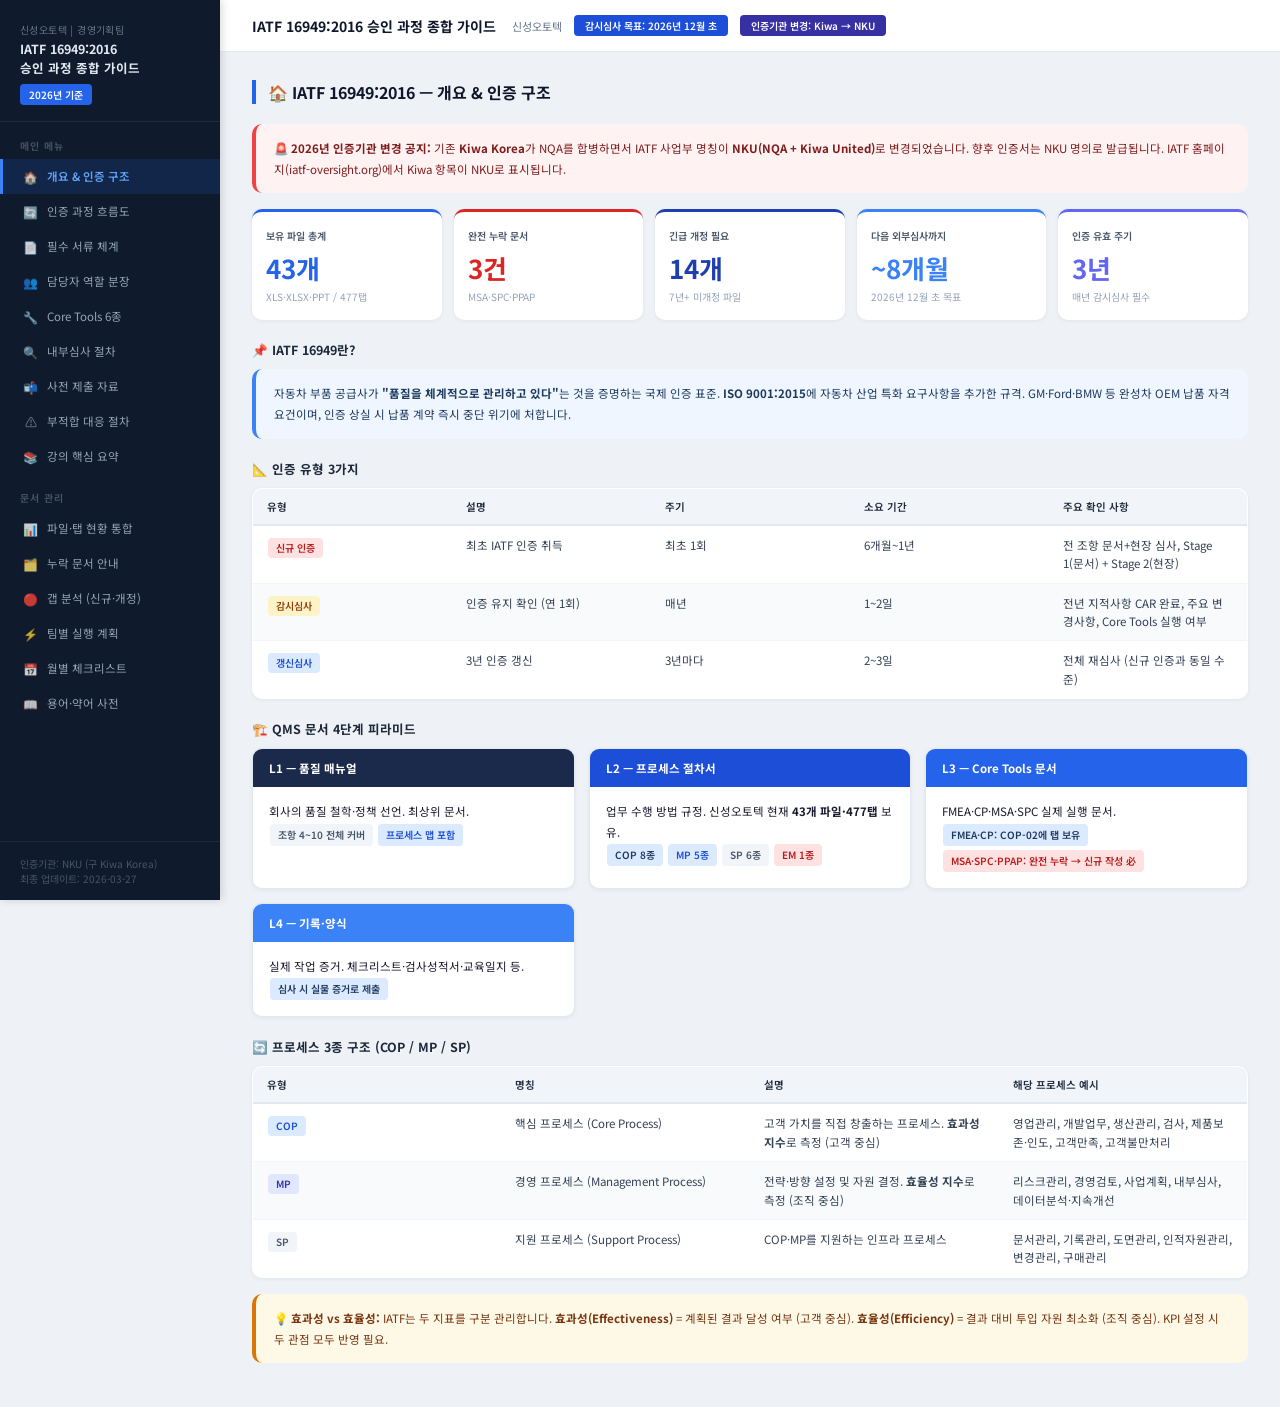
<file: SSAT_IATF16949_승인과정_종합가이드.html>
<!DOCTYPE html>
<html lang="ko">
<head>
<meta charset="UTF-8">
<meta name="viewport" content="width=device-width, initial-scale=1.0">
<link rel="preconnect" href="https://fonts.googleapis.com">
<link rel="preconnect" href="https://fonts.gstatic.com" crossorigin>
<link href="https://fonts.googleapis.com/css2?family=Noto+Sans+KR:wght@300;400;500;600;700&display=swap" rel="stylesheet">
<title>SSAT IATF 16949 — 승인 과정 종합 가이드</title>
<style>*{box-sizing:border-box;margin:0;padding:0;}
body{font-family:'Noto Sans KR','Malgun Gothic','맑은 고딕',sans-serif;background:#EEF2F7;color:#1A1A2E;display:flex;min-height:100vh;font-size:13px;min-font-size:10px;}

/* ── 사이드바 ── */
.sidebar{width:220px;min-height:100vh;background:#0F1B2D;color:#CBD5E1;display:flex;flex-direction:column;flex-shrink:0;position:sticky;top:0;height:100vh;overflow-y:auto;border-right:none;box-shadow:2px 0 8px rgba(0,0,0,.15);}
.sb-logo{padding:22px 20px 16px;border-bottom:1px solid rgba(255,255,255,.08);}
.sb-logo .co{font-size:10px;color:#64748B;margin-bottom:3px;letter-spacing:.4px;}
.sb-logo .title{font-size:12.5px;font-weight:700;line-height:1.5;color:#E2E8F0;}
.sb-logo .badge{display:inline-block;background:#2563EB;border-radius:4px;padding:3px 9px;font-size:10px;margin-top:6px;font-weight:600;color:#fff;}
.sb-section{padding:16px 20px 6px;font-size:10px;text-transform:uppercase;color:#475569;letter-spacing:1px;font-weight:600;}
.sb-item{display:flex;align-items:center;gap:9px;padding:9px 20px;font-size:11.5px;color:#94A3B8;cursor:pointer;transition:all .15s;border-left:3px solid transparent;}
.sb-item:hover{background:rgba(255,255,255,.05);color:#E2E8F0;}
.sb-item.active{background:rgba(37,99,235,.15);color:#60A5FA;border-left-color:#3B82F6;font-weight:600;}
.sb-item .ic{width:15px;text-align:center;font-size:12px;opacity:.8;}
.sb-footer{margin-top:auto;padding:14px 20px;font-size:10px;color:#475569;border-top:1px solid rgba(255,255,255,.06);}

/* ── 메인 ── */
.main{flex:1;display:flex;flex-direction:column;min-width:0;}
.topbar{background:#fff;border-bottom:1px solid #E2E8F0;padding:0 32px;display:flex;align-items:center;gap:12px;height:52px;flex-shrink:0;}
.topbar h1{font-size:14px;font-weight:700;color:#0F172A;}
.topbar .sub{font-size:11px;color:#64748B;margin-left:4px;}
.tb-badge{border-radius:4px;padding:3px 11px;font-size:10px;font-weight:600;color:#fff;}
.content{padding:28px 32px;overflow-y:auto;}

/* ── 섹션 ── */
.section{display:none;}
.section.active{display:block;}
.sec-title{font-size:16px;font-weight:700;color:#0F172A;border-left:4px solid #2563EB;padding-left:12px;margin-bottom:20px;}
.sec-sub{font-size:12.5px;font-weight:700;color:#1E293B;margin:20px 0 10px;}

/* ── KPI 카드 ── */
.kpi-row{display:flex;gap:12px;flex-wrap:wrap;margin-bottom:20px;}
.kc{flex:1;min-width:130px;background:#fff;border-radius:10px;padding:16px 14px;box-shadow:0 1px 4px rgba(0,0,0,.06);border-top:3px solid;}
.kc-num{font-size:26px;font-weight:700;margin:6px 0 2px;}
.kc-lbl{font-size:10px;color:#475569;font-weight:600;}
.kc-sub{font-size:10px;color:#94A3B8;margin-top:3px;}

/* ── 테이블 ── */
.tbl{width:100%;border-collapse:collapse;font-size:11.5px;background:#fff;border-radius:10px;overflow:hidden;box-shadow:0 1px 4px rgba(0,0,0,.06);border:1px solid #E2E8F0;table-layout:fixed;}
.tbl th{padding:10px 14px;background:#F1F5F9;color:#1E293B;text-align:left;white-space:nowrap;font-size:10.5px;font-weight:600;border-bottom:2px solid #E2E8F0;}
.tbl td{padding:10px 14px;border-bottom:1px solid #F1F5F9;vertical-align:top;color:#334155;line-height:1.6;word-wrap:break-word;overflow-wrap:break-word;}
.tbl tr:last-child td{border-bottom:none;}
.tbl tr:nth-child(even) td{background:#F8FAFC;}

/* ── 뱃지 ── */
.tag{display:inline-block;border-radius:4px;padding:2px 8px;font-size:10px;font-weight:600;margin:2px 1px;}
.tag-red{background:#FEE2E2;color:#B91C1C;}
.tag-orange{background:#DBEAFE;color:#1E40AF;}
.tag-blue{background:#DBEAFE;color:#1D4ED8;}
.tag-green{background:#DBEAFE;color:#1E3A5F;}
.tag-purple{background:#E0E7FF;color:#3730A3;}
.tag-gray{background:#F1F5F9;color:#475569;}
.tag-yellow{background:#FEF3C7;color:#92400E;}
.st-crit{background:#FEE2E2;color:#B91C1C;font-weight:700;}
.st-warn{background:#FEF3C7;color:#92400E;font-weight:700;}
.st-ok  {background:#DBEAFE;color:#1E40AF;font-weight:700;}
.st-new {background:#E0E7FF;color:#3730A3;font-weight:700;}

/* ── 카드 그리드 ── */
.card-grid{display:grid;grid-template-columns:repeat(auto-fill,minmax(280px,1fr));gap:14px;margin-bottom:20px;}
.card{background:#fff;border-radius:10px;overflow:hidden;box-shadow:0 1px 4px rgba(0,0,0,.06);border:1px solid #E2E8F0;}
.card-head{padding:11px 16px;color:#fff;font-weight:700;font-size:11.5px;display:flex;align-items:center;gap:7px;border-bottom:none;background:#1E3A5F;}
.card-body{padding:14px 16px;font-size:11.5px;line-height:1.8;}
.card-body ul{padding-left:16px;}
.card-body li{margin-bottom:3px;}
.card-tags{margin-top:8px;padding-top:8px;border-top:1px dashed #E2E8F0;}

/* ── 흐름도 ── */
.flow-wrap{display:flex;flex-direction:column;gap:0;}
.flow-phase{background:#fff;border-radius:10px;margin-bottom:8px;overflow:hidden;box-shadow:0 1px 4px rgba(0,0,0,.06);border:1px solid #E2E8F0;}
.flow-head{padding:12px 18px;color:#0F172A;font-weight:700;font-size:12.5px;cursor:pointer;display:flex;justify-content:space-between;align-items:center;background:#F1F5F9;border-bottom:1px solid #E2E8F0;}
.flow-body{padding:14px 18px;display:flex;flex-wrap:wrap;gap:10px;}
.doc-card{border-radius:8px;padding:12px 14px;font-size:11.5px;flex:1;min-width:200px;border-left:3px solid #3B82F6;background:#F8FAFC;box-shadow:0 1px 3px rgba(0,0,0,.04);}
.doc-card .dc-title{font-weight:600;margin-bottom:4px;}
.doc-card .dc-meta{font-size:10px;color:#64748B;}
.step-arrow{text-align:center;font-size:16px;color:#CBD5E1;padding:3px 0;}

/* ── 인포박스 ── */
.info-box{background:#F1F5F9;border:1px solid #CBD5E1;border-radius:10px;padding:16px 18px;margin-bottom:16px;font-size:11.5px;line-height:1.8;}
.info-box h4{font-size:12.5px;font-weight:700;margin-bottom:6px;color:#1E40AF;}
.warn-box{background:#EFF6FF;border:1px solid #93C5FD;border-radius:10px;padding:14px 16px;font-size:11.5px;color:#1E3A5F;}
.ok-box{background:#EFF6FF;border:1px solid #93C5FD;border-radius:10px;padding:14px 16px;font-size:11.5px;color:#1E3A5F;}
/* ── 알림 박스 ── */
.alert{border-radius:10px;padding:14px 18px;margin-bottom:16px;font-size:11.5px;line-height:1.8;border-left:4px solid;}
.alert-blue{background:#EFF6FF;border-color:#3B82F6;color:#1E3A5F;}
.alert-yellow{background:#FEF9E7;border-color:#D97706;color:#78350F;}
.alert-red{background:#FEF2F2;border-color:#EF4444;color:#7F1D1D;}
.alert-purple{background:#EEF2FF;border-color:#6366F1;color:#312E81;}

/* ── 타임라인 ── */
.tl{position:relative;padding-left:22px;}
.tl::before{content:'';position:absolute;left:8px;top:0;bottom:0;width:2px;background:#CBD5E1;}
.tl-item{position:relative;margin-bottom:18px;padding-left:22px;}
.tl-item.r{margin-left:0;}
.tl-dot{position:absolute;left:-16px;top:14px;width:10px;height:10px;border-radius:50%;background:#3B82F6;border:2px solid #fff;box-shadow:0 0 0 2px #3B82F6;}
.tl-card{background:#fff;border-radius:10px;padding:16px 18px;box-shadow:0 1px 4px rgba(0,0,0,.06);border:1px solid #E2E8F0;font-size:11.5px;line-height:1.8;}
.tl-month{font-size:13px;font-weight:700;color:#0F172A;margin-bottom:6px;}
.tl-badge{display:inline-block;border-radius:4px;padding:2px 9px;font-size:10px;font-weight:600;color:#fff;margin-bottom:6px;}

/* ── 스텝 ── */
.steps{display:flex;flex-direction:column;gap:10px;margin-bottom:18px;}
.step{display:flex;gap:16px;background:#fff;border-radius:10px;padding:14px 16px;box-shadow:0 1px 4px rgba(0,0,0,.06);border:1px solid #E2E8F0;}
.step-num{width:30px;height:30px;border-radius:8px;display:flex;align-items:center;justify-content:center;font-size:12px;font-weight:700;color:#fff;flex-shrink:0;background:#2563EB;}
.step-body{flex:1;font-size:11.5px;line-height:1.8;}
.step-title{font-weight:700;font-size:12.5px;color:#0F172A;margin-bottom:4px;}
.arrow-dn{text-align:center;color:#CBD5E1;font-size:14px;padding:3px 0;}

/* ── 문서 카드 내부 ── */
.doc-num{font-size:10px;font-weight:700;margin-bottom:3px;}
.doc-name{font-size:11px;font-weight:600;color:#111827;margin-bottom:4px;}
.doc-info{font-size:10px;color:#6B7280;line-height:1.6;}
.red{color:#DC2626;}

/* ── 파일 대조 필터 버튼 ── */
.fc-btn{border:1px solid #E5E7EB;border-radius:5px;padding:3px 10px;font-size:10px;cursor:pointer;background:#F3F4F6;color:#374151;font-family:inherit;transition:all .15s;}
.fc-btn:hover{background:#E5E7EB;}

.fc-btn{border:1px solid #E5E7EB;border-radius:5px;padding:3px 10px;font-size:10px;cursor:pointer;background:#F3F4F6;color:#374151;font-family:inherit;transition:all .15s;}
.fc-btn:hover{background:#E5E7EB;}
.fc-btn.fc-active{background:#2563EB;color:#fff;border-color:#2563EB;}


/* ── 업무 흐름 체크 ── */
.fi{margin-bottom:10px;padding:10px 12px;background:#fff;border:1px solid #E2E8F0;border-radius:8px;transition:all .2s}
.fi label{display:flex;align-items:flex-start;gap:8px;cursor:pointer;font-size:11.5px;line-height:1.5}
.fi input[type=checkbox]{margin-top:2px;cursor:pointer;accent-color:#2563EB;width:14px;height:14px;flex-shrink:0}
.fi.done{opacity:.5;background:#EFF6FF;border-color:#93C5FD}
.fi.done span{text-decoration:line-through;color:#64748B}
.fi-team{font-size:10px;color:#64748B;margin-top:3px;margin-left:22px}
.flow-week{transition:box-shadow .2s}
.flow-week:hover{box-shadow:0 4px 14px rgba(0,0,0,.08)}

/* ── 모바일 반응형 ── */
@media(max-width:768px){
  body{flex-direction:column;}
  .sidebar{width:100%;height:auto;min-height:auto;position:relative;flex-direction:row;flex-wrap:wrap;overflow-x:auto;overflow-y:visible;box-shadow:0 2px 8px rgba(0,0,0,.15);}
  .sb-logo{padding:14px 16px 10px;width:100%;border-bottom:1px solid rgba(255,255,255,.08);}
  .sb-logo .title{font-size:11px;}
  .sb-section{display:none;}
  .sb-item{padding:8px 12px;font-size:10px;border-left:none;border-bottom:2px solid transparent;white-space:nowrap;}
  .sb-item.active{border-left:none;border-bottom-color:#3B82F6;}
  .sb-item .ic{font-size:11px;}
  .sb-footer{display:none;}
  .topbar{padding:0 16px;height:44px;flex-wrap:wrap;gap:6px;}
  .topbar h1{font-size:12px;}
  .topbar .sub{display:none;}
  .tb-badge{font-size:10px;padding:2px 6px;}
  .content{padding:16px;}
  .sec-title{font-size:14px;margin-bottom:14px;}
  .kpi-row{gap:8px;}
  .kc{min-width:calc(50% - 8px);padding:12px 10px;}
  .kc-num{font-size:20px;}
  .card-grid{grid-template-columns:1fr;}
  .tbl{font-size:10.5px;display:block;overflow-x:auto;-webkit-overflow-scrolling:touch;table-layout:auto;}
  .tbl th,.tbl td{padding:8px 10px;min-width:80px;}
  .tbl th{font-size:9.5px;}
  .flow-body{flex-direction:column;}
  .doc-card{min-width:100%;}
  .steps .step{flex-direction:column;gap:8px;}
  .step-num{width:24px;height:24px;font-size:10px;}
  .tl{padding-left:14px;}
  .tl-item{padding-left:14px;}
  .alert{padding:10px 12px;font-size:10.5px;}
  .info-box{padding:12px;font-size:10.5px;}
  .tag{font-size:10px;padding:2px 6px;}
}
@media(max-width:480px){
  .kc{min-width:100%;}
  .kpi-row{flex-direction:column;}
  .topbar{height:auto;padding:8px 12px;}
  .topbar h1{font-size:11px;width:100%;}
  .content{padding:12px;}
}
</style>
</head>
<body>

<!-- 사이드바 -->
<nav class="sidebar">
  <div class="sb-logo">
    <div class="co">신성오토텍 | 경영기획팀</div>
    <div class="title">IATF 16949:2016<br>승인 과정 종합 가이드</div>
    <span class="badge">2026년 기준</span>
  </div>

  <div class="sb-section">메인 메뉴</div>
  <div class="sb-item active" onclick="nav('overview',this)"><span class="ic">🏠</span> 개요 &amp; 인증 구조</div>
  <div class="sb-item" onclick="nav('process',this)"><span class="ic">🔄</span> 인증 과정 흐름도</div>
  <div class="sb-item" onclick="nav('docs',this)"><span class="ic">📄</span> 필수 서류 체계</div>
  <div class="sb-item" onclick="nav('roles',this)"><span class="ic">👥</span> 담당자 역할 분장</div>
  <div class="sb-item" onclick="nav('coretools',this)"><span class="ic">🔧</span> Core Tools 6종</div>
  <div class="sb-item" onclick="nav('audit',this)"><span class="ic">🔍</span> 내부심사 절차</div>
  <div class="sb-item" onclick="nav('presubmit',this)"><span class="ic">📬</span> 사전 제출 자료</div>
  <div class="sb-item" onclick="nav('nc',this)"><span class="ic">⚠️</span> 부적합 대응 절차</div>
  <div class="sb-item" onclick="nav('lecture',this)"><span class="ic">📚</span> 강의 핵심 요약</div>

  <div class="sb-section">문서 관리</div>
  <div class="sb-item" onclick="nav('filecheck',this)"><span class="ic">📊</span> 파일·탭 현황 통합</div>
  <div class="sb-item" onclick="nav('missing',this)"><span class="ic">🗂️</span> 누락 문서 안내</div>
  <div class="sb-item" onclick="nav('gap',this)"><span class="ic">🔴</span> 갭 분석 (신규·개정)</div>
  <div class="sb-item" onclick="nav('action',this)"><span class="ic">⚡</span> 팀별 실행 계획</div>
  <div class="sb-item" onclick="nav('checklist',this)"><span class="ic">📅</span> 월별 체크리스트</div>
  <div class="sb-item" onclick="nav('glossary',this)"><span class="ic">📖</span> 용어·약어 사전</div>

  <div class="sb-footer">
    인증기관: NKU (구 Kiwa Korea)<br>
    최종 업데이트: 2026-03-27
  </div>
</nav>

<!-- 메인 -->
<div class="main">
  <div class="topbar">
    <h1>IATF 16949:2016 승인 과정 종합 가이드</h1>
    <span class="sub">신성오토텍</span>
    <span class="tb-badge" style="background:#1D4ED8">감시심사 목표: 2026년 12월 초</span>
    <span class="tb-badge" style="background:#3730A3">인증기관 변경: Kiwa → NKU</span>
  </div>

  <div class="content">

    <!-- ══════════ 1. 개요 ══════════ -->
    <div id="sec-overview" class="section active">
      <div class="sec-title">🏠 IATF 16949:2016 — 개요 &amp; 인증 구조</div>

      <div class="alert alert-red">
        <strong>🚨 2026년 인증기관 변경 공지:</strong> 기존 <strong>Kiwa Korea</strong>가 NQA를 합병하면서 IATF 사업부 명칭이 <strong>NKU(NQA + Kiwa United)</strong>로 변경되었습니다. 향후 인증서는 NKU 명의로 발급됩니다. IATF 홈페이지(iatf-oversight.org)에서 Kiwa 항목이 NKU로 표시됩니다.
      </div>

      <div class="kpi-row">
        <div class="kc" style="border-color:#2563EB">
          <div class="kc-lbl">보유 파일 총계</div>
          <div class="kc-num" style="color:#2563EB">43개</div>
          <div class="kc-sub">XLS·XLSX·PPT / 477탭</div>
        </div>
        <div class="kc" style="border-color:#DC2626">
          <div class="kc-lbl">완전 누락 문서</div>
          <div class="kc-num" style="color:#DC2626">3건</div>
          <div class="kc-sub">MSA·SPC·PPAP</div>
        </div>
        <div class="kc" style="border-color:#1E40AF">
          <div class="kc-lbl">긴급 개정 필요</div>
          <div class="kc-num" style="color:#1E40AF">14개</div>
          <div class="kc-sub">7년+ 미개정 파일</div>
        </div>
        <div class="kc" style="border-color:#3B82F6">
          <div class="kc-lbl">다음 외부심사까지</div>
          <div class="kc-num" style="color:#3B82F6">~8개월</div>
          <div class="kc-sub">2026년 12월 초 목표</div>
        </div>
        <div class="kc" style="border-color:#6366F1">
          <div class="kc-lbl">인증 유효 주기</div>
          <div class="kc-num" style="color:#6366F1">3년</div>
          <div class="kc-sub">매년 감시심사 필수</div>
        </div>
      </div>

      <div class="sec-sub">📌 IATF 16949란?</div>
      <div class="alert alert-blue">
        자동차 부품 공급사가 <strong>"품질을 체계적으로 관리하고 있다"</strong>는 것을 증명하는 국제 인증 표준. <strong>ISO 9001:2015</strong>에 자동차 산업 특화 요구사항을 추가한 규격. GM·Ford·BMW 등 완성차 OEM 납품 자격 요건이며, 인증 상실 시 납품 계약 즉시 중단 위기에 처합니다.
      </div>

      <div class="sec-sub">📐 인증 유형 3가지</div>
      <table class="tbl" style="margin-bottom:20px;">
        <thead><tr>
          <th>유형</th><th>설명</th><th>주기</th><th>소요 기간</th><th>주요 확인 사항</th>
        </tr></thead>
        <tbody>
          <tr><td><span class="tag tag-red">신규 인증</span></td><td>최초 IATF 인증 취득</td><td>최초 1회</td><td>6개월~1년</td><td>전 조항 문서+현장 심사, Stage 1(문서) + Stage 2(현장)</td></tr>
          <tr><td><span class="tag tag-yellow">감시심사</span></td><td>인증 유지 확인 (연 1회)</td><td>매년</td><td>1~2일</td><td>전년 지적사항 CAR 완료, 주요 변경사항, Core Tools 실행 여부</td></tr>
          <tr><td><span class="tag tag-blue">갱신심사</span></td><td>3년 인증 갱신</td><td>3년마다</td><td>2~3일</td><td>전체 재심사 (신규 인증과 동일 수준)</td></tr>
        </tbody>
      </table>

      <div class="sec-sub">🏗️ QMS 문서 4단계 피라미드</div>
      <div class="card-grid">
        <div class="card">
          <div class="card-head" style="background:#1B2A4A">L1 — 품질 매뉴얼</div>
          <div class="card-body">회사의 품질 철학·정책 선언. 최상위 문서.<br><span class="tag tag-gray">조항 4~10 전체 커버</span> <span class="tag tag-blue">프로세스 맵 포함</span></div>
        </div>
        <div class="card">
          <div class="card-head" style="background:#1D4ED8">L2 — 프로세스 절차서</div>
          <div class="card-body">업무 수행 방법 규정. 신성오토텍 현재 <strong>43개 파일·477탭</strong> 보유.<br><span class="tag tag-green">COP 8종</span> <span class="tag tag-blue">MP 5종</span> <span class="tag tag-gray">SP 6종</span> <span class="tag tag-red">EM 1종</span></div>
        </div>
        <div class="card">
          <div class="card-head" style="background:#2563EB">L3 — Core Tools 문서</div>
          <div class="card-body">FMEA·CP·MSA·SPC 실제 실행 문서.<br><span class="tag tag-green">FMEA·CP: COP-02에 탭 보유</span> <span class="tag tag-red">MSA·SPC·PPAP: 완전 누락 → 신규 작성 必</span></div>
        </div>
        <div class="card">
          <div class="card-head" style="background:#3B82F6">L4 — 기록·양식</div>
          <div class="card-body">실제 작업 증거. 체크리스트·검사성적서·교육일지 등.<br><span class="tag tag-green">심사 시 실물 증거로 제출</span></div>
        </div>
      </div>

      <div class="sec-sub">🔄 프로세스 3종 구조 (COP / MP / SP)</div>
      <table class="tbl">
        <thead><tr><th>유형</th><th>명칭</th><th>설명</th><th>해당 프로세스 예시</th></tr></thead>
        <tbody>
          <tr><td><span class="tag tag-blue">COP</span></td><td>핵심 프로세스 (Core Process)</td><td>고객 가치를 직접 창출하는 프로세스. <strong>효과성 지수</strong>로 측정 (고객 중심)</td><td>영업관리, 개발업무, 생산관리, 검사, 제품보존·인도, 고객만족, 고객불만처리</td></tr>
          <tr><td><span class="tag tag-purple">MP</span></td><td>경영 프로세스 (Management Process)</td><td>전략·방향 설정 및 자원 결정. <strong>효율성 지수</strong>로 측정 (조직 중심)</td><td>리스크관리, 경영검토, 사업계획, 내부심사, 데이터분석·지속개선</td></tr>
          <tr><td><span class="tag tag-gray">SP</span></td><td>지원 프로세스 (Support Process)</td><td>COP·MP를 지원하는 인프라 프로세스</td><td>문서관리, 기록관리, 도면관리, 인적자원관리, 변경관리, 구매관리</td></tr>
        </tbody>
      </table>

      <div class="alert alert-yellow" style="margin-top:16px;">
        <strong>💡 효과성 vs 효율성:</strong> IATF는 두 지표를 구분 관리합니다. <strong>효과성(Effectiveness)</strong> = 계획된 결과 달성 여부 (고객 중심). <strong>효율성(Efficiency)</strong> = 결과 대비 투입 자원 최소화 (조직 중심). KPI 설정 시 두 관점 모두 반영 필요.
      </div>
    </div>

    <!-- ══════════ 2. 인증 과정 흐름도 ══════════ -->
    <div id="sec-process" class="section">
      <div class="sec-title">🔄 인증 과정 흐름도 — 감시심사 기준 (2026년)</div>

      <div class="alert alert-yellow">
        <strong>⚠️ 현재 우리 회사 상태:</strong> 감시심사(Surveillance Audit) 대응 체계. 3년 주기 인증 유지 중. 2026년 12월 초 NKU 감시심사 예정. 4월 중순부터 본격 준비, 11월 말까지 준비 완료 목표. Core Tools 문서 미비 상태로 Major NC 위험 높음.
      </div>

      <div class="tl">
        <div class="tl-item">
          <div class="tl-dot"></div>
          <div class="tl-card">
            <div class="tl-month">🗂️ 1월 — 연간 QMS 기반 구축</div>
            <span class="tl-badge" style="background:#1E40AF">경영팀</span>
            <ul style="padding-left:16px;margin-top:6px;">
              <li>연간 경영검토 실시 (전년도 결산)</li>
              <li>품질방침·목표 재확인 및 전사 공표</li>
              <li>리스크·기회 등록부 갱신</li>
              <li>연간 내부심사 계획 수립</li>
              <li>연간 교육 계획 수립 확정</li>
            </ul>
            <div style="margin-top:8px;font-size:10px;color:#64748B">📄 경영검토보고서 · 품질목표계획 · 교육계획서</div>
          </div>
        </div>
        <div class="tl-item r">
          <div class="tl-dot"></div>
          <div class="tl-card">
            <div class="tl-month">📐 2~3월 — Core Tools 검토 &amp; 공정 감사</div>
            <span class="tl-badge" style="background:#1D4ED8">품질팀</span>
            <ul style="padding-left:16px;margin-top:6px;">
              <li><strong>PFMEA 연간 검토</strong> 및 갱신 (AIAG-VDA 4판)</li>
              <li>관리계획서(CP) 전면 검토·개정</li>
              <li>1분기 공정 감사 실시</li>
              <li>측정장비 상반기 교정 계획 실행</li>
              <li><strong>비상계획(Contingency Plan) 검토</strong></li>
            </ul>
            <div style="margin-top:8px;font-size:10px;color:#64748B">📄 PFMEA 개정본 · CP 개정본 · 공정감사보고서</div>
          </div>
        </div>
        <div class="tl-item">
          <div class="tl-dot"></div>
          <div class="tl-card">
            <div class="tl-month">🚀 4월 중순~5월 — 본격 착수 + Core Tools 기반 구축</div>
            <span class="tl-badge" style="background:#1D4ED8">품질팀</span>
            <span class="tl-badge" style="background:#2563EB">경영기획실</span>
            <ul style="padding-left:16px;margin-top:6px;">
              <li><strong>4월 중순부터 본격 준비 착수</strong></li>
              <li>MSA 계획서 작성 · SPC 대상 공정 선정</li>
              <li>PPAP 양식 초안 · PFMEA 최신화 착수</li>
              <li>내부심사원 양성 교육 (2박 3일 과정)</li>
              <li>공급업체 정기 평가 (상반기)</li>
            </ul>
            <div style="margin-top:8px;font-size:10px;color:#64748B">📄 MSA계획서 · SPC양식 · PPAP체크리스트 · 내부심사원 자격증</div>
          </div>
        </div>
        <div class="tl-item r">
          <div class="tl-dot"></div>
          <div class="tl-card">
            <div class="tl-month">📊 6~7월 — 1차 내부심사 + MSA 실시 + 경영검토</div>
            <span class="tl-badge" style="background:#1E40AF">경영팀</span>
            <span class="tl-badge" style="background:#1D4ED8">품질팀</span>
            <ul style="padding-left:16px;margin-top:6px;">
              <li><strong>1차 내부심사 실시</strong> (전 부서·조항)</li>
              <li><strong>상반기 경영검토</strong> 실시</li>
              <li><strong>MSA 전체 공정 실시</strong> (Gage R&amp;R)</li>
              <li>고객만족도 조사 (상반기)</li>
              <li>SPC 핵심 공정 관리도 분석</li>
              <li>CAR 발행 및 시정조치 추적</li>
            </ul>
            <div style="margin-top:8px;font-size:10px;color:#64748B">📄 내부심사보고서 · 경영검토보고서 · MSA 보고서 · 고객만족도결과</div>
          </div>
        </div>
        <div class="tl-item">
          <div class="tl-dot"></div>
          <div class="tl-card">
            <div class="tl-month">🔍 8~9월 — 문서 현행화 + SPC 데이터 완성</div>
            <span class="tl-badge" style="background:#1D4ED8">품질팀</span>
            <span class="tl-badge" style="background:#1E40AF">경영팀</span>
            <ul style="padding-left:16px;margin-top:6px;">
              <li>SPC 3개월+ 누적 데이터 완성 · 관리도 분석</li>
              <li>모든 문서·기록 현행화 진행</li>
              <li>공급업체 하반기 평가</li>
              <li>하반기 측정장비 교정 완료</li>
              <li>COP-02 개발업무프로세스 개정 완료</li>
              <li>CAR 미결 건 처리</li>
            </ul>
            <div style="margin-top:8px;font-size:10px;color:#64748B">📄 SPC관리도 · 교정성적서 · 문서현행화확인서</div>
          </div>
        </div>
        <div class="tl-item r">
          <div class="tl-dot"></div>
          <div class="tl-card">
            <div class="tl-month">🔍 10~11월 초 — 2차 내부심사 + 모의심사 + 최종 준비</div>
            <span class="tl-badge" style="background:#1D4ED8">품질팀</span>
            <span class="tl-badge" style="background:#1E40AF">경영팀</span>
            <ul style="padding-left:16px;margin-top:6px;">
              <li><strong>2차 내부심사 실시</strong> (외부심사 사전 점검)</li>
              <li><strong>모의심사(Mock Audit) 실시</strong></li>
              <li>모든 문서·기록 현행화 최종 완료</li>
              <li>CAR 미결 건 전수 처리 완료</li>
              <li><strong>NKU 심사 일정 최종 확인</strong></li>
              <li><strong>11월 초 사전 제출 자료 NKU 제출</strong></li>
            </ul>
            <div style="margin-top:8px;font-size:10px;color:#64748B">📄 내부심사보고서 · 모의심사결과 · 사전제출패키지</div>
          </div>
        </div>
        <div class="tl-item">
          <div class="tl-dot"></div>
          <div class="tl-card" style="border-left:4px solid #1E40AF;">
            <div class="tl-month">📋 11월 말 — 준비 완료 마감</div>
            <span class="tl-badge" style="background:#0F172A">전사</span>
            <ul style="padding-left:16px;margin-top:6px;">
              <li><strong>전체 준비 상태 최종 점검</strong></li>
              <li>연간 경영검토 실시 (QMS 전체 결산)</li>
              <li>연간 KPI 분석 및 개선 과제 선정</li>
              <li>심사 장소·동선·서류 사전 배치</li>
            </ul>
            <div style="margin-top:8px;font-size:10px;color:#64748B">📄 경영검토보고서 · 전체문서현행화확인서</div>
          </div>
        </div>
        <div class="tl-item r">
          <div class="tl-dot red"></div>
          <div class="tl-card" style="border-left:4px solid #1E40AF;">
            <div class="tl-month" style="color:#1E40AF">⭐ 12월 초 — NKU 외부 감시심사 (핵심!)</div>
            <span class="tl-badge" style="background:#0F172A">전사 대응</span>
            <ul style="padding-left:16px;margin-top:6px;">
              <li><strong>NKU 외부 감시심사 실시</strong></li>
              <li>대표이사 오프닝/클로징 미팅 참석</li>
              <li>각 부서 심사원 동행 대응</li>
              <li>지적사항(부적합) 현장 확인</li>
              <li>심사 직후 시정조치 계획 수립</li>
            </ul>
            <div style="margin-top:8px;padding:8px;background:#EFF6FF;border-radius:6px;font-size:10px;color:#1E3A5F;">
              <strong>⚠️ 부적합 대응:</strong> 중결함(Major) → 90일 내 CAR 완료<br>
              경결함(Minor) → 다음 심사 전 완료 / NKU 즉시 보고
            </div>
          </div>
        </div>
        <div class="tl-item">
          <div class="tl-dot"></div>
          <div class="tl-card">
            <div class="tl-month">✅ 12월 말 — 후속 조치 &amp; 연간 결산</div>
            <span class="tl-badge" style="background:#1D4ED8">품질팀</span>
            <span class="tl-badge" style="background:#1E40AF">경영팀</span>
            <ul style="padding-left:16px;margin-top:6px;">
              <li>외부심사 지적사항 <strong>CAR 착수</strong></li>
              <li>내년도 품질목표·계획 확정</li>
              <li>내년 IATF 심사 일정 NKU 협의</li>
            </ul>
            <div style="margin-top:8px;font-size:10px;color:#64748B">📄 CAR · 내년계획</div>
          </div>
        </div>
      </div>
    </div>

    <!-- ══════════ 3. 필수 서류 체계 ══════════ -->
    <div id="sec-docs" class="section">
      <div class="sec-title">📄 필수 서류 체계 — Phase별 작성 순서</div>

      <div class="alert alert-blue">
        <strong>📌 작성 원칙:</strong> 문서관리절차서 → 품질방침/목표 → 품질매뉴얼 순서로 최상위 문서부터 수립. 이후 절차서 → Core Tools → 양식 순으로 진행. 모든 문서는 <strong>개정번호·이력·승인자</strong> 관리 필수.
      </div>

      <div class="flow-wrap">
        <div class="flow-phase">
          <div class="flow-head" style="background:#0F172A;color:#fff" onclick="toggleFlow(this)">PHASE 1 — 즉시 착수 (0~4주) · 인증 기반 문서 <span>▼</span></div>
          <div class="flow-body">
            <div class="doc-card" style="background:#EFF6FF;border-color:#1E40AF">
              <div class="doc-num" style="color:#B91C1C">① 문서 및 기록 관리 절차서</div>
              <div class="doc-name">Document &amp; Record Control</div>
              <div class="doc-info">조항 7.5 | 담당: 품질팀 | 2주<br>모든 문서의 근간. <strong>가장 먼저 제정</strong></div>
            </div>
            <div class="doc-card" style="background:#EFF6FF;border-color:#1E40AF">
              <div class="doc-num" style="color:#B91C1C">② 품질 방침</div>
              <div class="doc-name">Quality Policy</div>
              <div class="doc-info">조항 5.2 | 담당: 경영팀 | 1주<br><strong>대표이사 서명</strong> 필수. 전사 게시·교육</div>
            </div>
            <div class="doc-card" style="background:#EFF6FF;border-color:#1E40AF">
              <div class="doc-num" style="color:#B91C1C">③ QMS 적용 범위 선언서</div>
              <div class="doc-name">Scope of QMS</div>
              <div class="doc-info">조항 4.3 | 담당: 경영/품질팀 | 1주<br>사출 공정 범위, 제외 조항 근거 기술</div>
            </div>
            <div class="doc-card" style="background:#EFF6FF;border-color:#1E40AF">
              <div class="doc-num" style="color:#B91C1C">④ 품질 목표 및 KPI 계획서</div>
              <div class="doc-name">Quality Objectives &amp; KPI</div>
              <div class="doc-info">조항 6.2 | 담당: 경영팀 | 2주<br>측정 가능한 수치 목표 설정 필수</div>
            </div>
            <div class="doc-card" style="background:#EFF6FF;border-color:#1E40AF">
              <div class="doc-num" style="color:#B91C1C">⑤ 내부심사 절차서</div>
              <div class="doc-name">Internal Audit Procedure</div>
              <div class="doc-info">조항 9.2 | 담당: 품질팀 | 2주<br>심사원 자격 기준, 연 2회 이상 주기 명시</div>
            </div>
            <div class="doc-card" style="background:#EFF6FF;border-color:#1E40AF">
              <div class="doc-num" style="color:#B91C1C">⑥ 시정조치 절차서 (8D)</div>
              <div class="doc-name">Corrective Action (8D)</div>
              <div class="doc-info">조항 10.2 | 담당: 품질팀 | 2주<br>8D 방식. 근본원인 분석 방법 포함</div>
            </div>
          </div>
        </div>
        <div class="arrow-dn">↓</div>

        <div class="flow-phase">
          <div class="flow-head" style="background:#1E3A5F;color:#fff" onclick="toggleFlow(this)">PHASE 2 — 1~3개월 · QMS 운영 절차서 <span>▼</span></div>
          <div class="flow-body">
            <div class="doc-card" style="background:#EFF6FF;border-color:#2563EB">
              <div class="doc-num" style="color:#C2410C">⑦ 품질 매뉴얼</div>
              <div class="doc-name">Quality Manual (ISO+IATF 통합)</div>
              <div class="doc-info">조항 4~10 | 담당: 경영/품질팀 | 4~6주</div>
            </div>
            <div class="doc-card" style="background:#EFF6FF;border-color:#2563EB">
              <div class="doc-num" style="color:#C2410C">⑧ 리스크·기회 등록부</div>
              <div class="doc-name">Risk &amp; Opportunity Register</div>
              <div class="doc-info">조항 6.1 | 담당: 경영팀 | 2주<br>공정별·고객별·법규별 리스크 식별</div>
            </div>
            <div class="doc-card" style="background:#EFF6FF;border-color:#2563EB">
              <div class="doc-num" style="color:#C2410C">⑨ 비상계획 절차서 ★신규</div>
              <div class="doc-name">Contingency Plan</div>
              <div class="doc-info">조항 6.1.2.3 | 담당: 경영/생산팀 | 2주<br><strong>전 세계 부적합 Top 10 항목!</strong> 화재·홍수·설비고장·공급 중단 시나리오 포함 필수</div>
            </div>
            <div class="doc-card" style="background:#EFF6FF;border-color:#2563EB">
              <div class="doc-num" style="color:#C2410C">⑩ 생산 공정 관리 절차서</div>
              <div class="doc-name">Production Process Control</div>
              <div class="doc-info">조항 8.5 | 담당: 생산팀 | 3주<br>PFD(공정흐름도) 포함 필수</div>
            </div>
            <div class="doc-card" style="background:#EFF6FF;border-color:#2563EB">
              <div class="doc-num" style="color:#C2410C">⑪ 부적합품 관리 절차서</div>
              <div class="doc-name">Nonconforming Product Procedure</div>
              <div class="doc-info">조항 8.7 | 담당: 품질팀 | 2주<br>격리·식별·특채·폐기 흐름 포함</div>
            </div>
            <div class="doc-card" style="background:#EFF6FF;border-color:#2563EB">
              <div class="doc-num" style="color:#C2410C">⑫ 측정장비 교정 절차서</div>
              <div class="doc-name">Calibration Control Procedure</div>
              <div class="doc-info">조항 7.1.5.1 | 담당: 품질팀 | 2주<br>교정 주기, 불합격 시 처리 방법 포함</div>
            </div>
            <div class="doc-card" style="background:#EFF6FF;border-color:#2563EB">
              <div class="doc-num" style="color:#C2410C">⑬ 교육훈련 관리 절차서</div>
              <div class="doc-name">Training Management Procedure</div>
              <div class="doc-info">조항 7.2 | 담당: 경영기획실 | 2주<br>역량 요건, 내부심사원 자격 기준 포함</div>
            </div>
            <div class="doc-card" style="background:#EFF6FF;border-color:#2563EB">
              <div class="doc-num" style="color:#C2410C">⑭ 경영검토 절차서</div>
              <div class="doc-name">Management Review Procedure</div>
              <div class="doc-info">조항 9.3 | 담당: 경영팀 | 2주<br>입력 9항목, 출력 기준, 주기(연2회↑) 명시</div>
            </div>
            <div class="doc-card" style="background:#EFF6FF;border-color:#2563EB">
              <div class="doc-num" style="color:#C2410C">⑮ 공급업체 관리 절차서</div>
              <div class="doc-name">Supplier Management Procedure</div>
              <div class="doc-info">조항 8.4 | 담당: 구매팀 | 3주<br>선정 기준, 평가 주기, 현장 감사 기준</div>
            </div>
          </div>
        </div>
        <div class="arrow-dn">↓</div>

        <div class="flow-phase">
          <div class="flow-head" style="background:#2563EB;color:#fff" onclick="toggleFlow(this)">PHASE 3 — 3~6개월 · Core Tools 문서 (★긴급) <span>▼</span></div>
          <div class="flow-body">
            <div class="doc-card" style="background:#EFF6FF;border-color:#3B82F6">
              <div class="doc-num" style="color:#15803D">⑯ PFMEA (AIAG-VDA 4판)</div>
              <div class="doc-name">Process FMEA</div>
              <div class="doc-info">조항 8.5.1.2 | 담당: 품질/생산팀 | 4~6주<br>전 공정 대상. 공정변경시 즉시 갱신. AP 방식</div>
            </div>
            <div class="doc-card" style="background:#EFF6FF;border-color:#3B82F6">
              <div class="doc-num" style="color:#15803D">⑰ 관리계획서 (Control Plan)</div>
              <div class="doc-name">Control Plan (수입/제조/출하 3종)</div>
              <div class="doc-info">조항 8.5.1.2 | 담당: 품질/생산팀 | 3~4주<br>PFMEA 연계 필수</div>
            </div>
            <div class="doc-card" style="background:#EFF6FF;border-color:#3B82F6">
              <div class="doc-num" style="color:#15803D">⑱ MSA 계획서 &amp; 결과 보고서</div>
              <div class="doc-name">Measurement System Analysis</div>
              <div class="doc-info">조항 7.1.5.1.1 | 담당: 품질팀 | 2~3주<br>%GRR ≤ 10% 목표. 연 2회 이상</div>
            </div>
            <div class="doc-card" style="background:#EFF6FF;border-color:#3B82F6">
              <div class="doc-num" style="color:#15803D">⑲ SPC 관리계획 및 관리도</div>
              <div class="doc-name">Statistical Process Control</div>
              <div class="doc-info">조항 8.5.1.1 | 담당: 품질/생산팀 | 3~4주<br>Cp/Cpk ≥ 1.67 목표</div>
            </div>
            <div class="doc-card" style="background:#EFF6FF;border-color:#3B82F6">
              <div class="doc-num" style="color:#15803D">⑳ APQP 절차서</div>
              <div class="doc-name">Advanced Product Quality Planning</div>
              <div class="doc-info">조항 8.3 | 담당: 품질/개발팀 | 4주<br>5단계 + 게이트 리뷰. PPAP 연계</div>
            </div>
            <div class="doc-card" style="background:#EFF6FF;border-color:#3B82F6">
              <div class="doc-num" style="color:#15803D">㉑ 설비·금형 예방보전 절차서</div>
              <div class="doc-name">Preventive Maintenance Procedure</div>
              <div class="doc-info">조항 8.5.1.5 | 담당: 생산팀 | 3주<br>PM 주기·항목·기록 양식 포함</div>
            </div>
          </div>
        </div>
        <div class="arrow-dn">↓</div>

        <div class="flow-phase">
          <div class="flow-head" style="background:#3B82F6;color:#fff" onclick="toggleFlow(this)">PHASE 4 — 6개월 이후 · 지속 유지 관리 <span>▼</span></div>
          <div class="flow-body">
            <div class="doc-card" style="background:#EFF6FF;border-color:#3B82F6">
              <div class="doc-num" style="color:#1D4ED8">㉒ PPAP 서류 패키지 (Level 3)</div>
              <div class="doc-name">Production Part Approval Process (18종)</div>
              <div class="doc-info">조항 8.3.4.4 | 신규 고객·제품 수주 시 즉시</div>
            </div>
            <div class="doc-card" style="background:#EFF6FF;border-color:#3B82F6">
              <div class="doc-num" style="color:#1D4ED8">㉓ 고객만족 모니터링 절차서</div>
              <div class="doc-name">Customer Satisfaction Monitoring</div>
              <div class="doc-info">조항 9.1.2 | 연 2회 이상 조사</div>
            </div>
            <div class="doc-card" style="background:#EFF6FF;border-color:#3B82F6">
              <div class="doc-num" style="color:#1D4ED8">㉔ 작업지도서 (전 공정)</div>
              <div class="doc-name">Work Instructions</div>
              <div class="doc-info">조항 8.5.1 | CP 연계. 현장 비치 필수</div>
            </div>
          </div>
        </div>
      </div>
    </div>

    <!-- ══════════ 4. 담당자 역할 분장 ══════════ -->
    <div id="sec-roles" class="section">
      <div class="sec-title">👥 담당자 역할 분장 — RACI 기준</div>

      <div class="alert alert-blue" style="margin-bottom:16px">
        <strong>📌 조직 구성 기준:</strong> 경영기획실 주관 하에 경영팀·개발팀·품질팀·생산팀·구매팀·영업팀으로 구성.
        별도 인사팀 없음 — 교육훈련·역량 관리는 <strong>경영기획실장이 총괄</strong>하고 각 팀장이 실행.
      </div>

      <table class="tbl" style="margin-bottom:20px;">
        <thead><tr>
          <th style="width:10%">팀</th><th style="width:15%">핵심 역할</th><th style="width:35%">주요 책임</th><th style="width:25%">담당 산출물</th><th style="width:15%">관련 조항</th>
        </tr></thead>
        <tbody>
          <tr>
            <td><strong style="color:#6D28D9">👔 경영기획실</strong><br><small>대표·경영기획실장</small></td>
            <td>QMS 전략·자원·교육 총괄</td>
            <td>품질방침·목표 승인 및 공표<br>경영검토 주관 (연 2회↑)<br>자원 배분·투자 결정<br>리스크·기회 관리 총괄<br><strong>연간 교육훈련 계획 수립·실행</strong><br>내부심사원 자격 관리<br><strong>IATF 심사 시 최고 대응자</strong></td>
            <td><span class="tag tag-purple">품질방침</span> <span class="tag tag-purple">경영검토보고서</span> <span class="tag tag-purple">품질목표KPI</span> <span class="tag tag-purple">연간교육계획</span> <span class="tag tag-purple">교육훈련기록</span></td>
            <td>5.1 / 5.2 / 6.1 / 6.2 / 7.2 / 7.3 / 9.3</td>
          </tr>
          <tr style="background:#F0F9FF">
            <td><strong style="color:#1D6FA4">🔬 개발팀</strong><br><small>개발팀장</small></td>
            <td>Core Tools 주관 · 신규 개발 품질</td>
            <td><strong>APQP 계획 수립·실행 주관</strong><br>PFMEA(공정) 작성·최신화 주관<br>관리계획서 초안 작성<br>PPAP 패키지 준비·제출<br>고객 특수특성(SC/CC) 식별·관리<br>도면·사양서 관리<br><strong>COP-02 개발업무프로세스 주관</strong></td>
            <td><span class="tag tag-blue">APQP계획서</span><span class="tag tag-blue">PFMEA</span><span class="tag tag-blue">관리계획서</span><span class="tag tag-blue">PPAP패키지</span><span class="tag tag-blue">특수특성목록</span></td>
            <td>8.3 / 8.5.1.1 / 8.5.1.2 / 8.3.4.4</td>
          </tr>
          <tr>
            <td><strong style="color:#1D4ED8">🔍 품질팀</strong><br><small>품질관리자</small></td>
            <td>QMS 문서·심사·측정 관리</td>
            <td>QMS 전체 문서 체계 유지<br>내부심사 계획·실시·보고<br>MSA 실시·결과 관리<br>SPC 관리도 운영·분석<br>측정장비 교정 관리<br>부적합품 처리·시정조치 총괄<br><strong>외부심사 준비 실무 주관</strong></td>
            <td><span class="tag tag-blue">내부심사보고서</span><span class="tag tag-blue">MSA보고서</span><span class="tag tag-blue">SPC관리도</span><span class="tag tag-blue">교정성적서</span><span class="tag tag-blue">CAR/8D</span></td>
            <td>7.5 / 7.1.5 / 8.7 / 9.2 / 10.2</td>
          </tr>
          <tr>
            <td><strong style="color:#15803D">🏭 생산팀</strong><br><small>생산관리자</small></td>
            <td>공정 실행 및 현장 관리</td>
            <td>생산계획 수립·실행<br>작업표준서·작업지도서 작성·유지<br>관리계획서 현장 적용<br>설비·금형·치공구 예방보전(PM)<br>SPC 데이터 수집·기록<br>4M 변경 발생 시 품질팀 즉시 통보</td>
            <td><span class="tag tag-green">작업지도서</span><span class="tag tag-green">PM계획/기록</span><span class="tag tag-green">공정기록</span><span class="tag tag-green">설비점검표</span></td>
            <td>8.1 / 8.5.1 / 8.5.1.5 / 8.5.2</td>
          </tr>
          <tr>
            <td><strong style="color:#C2410C">🛒 구매팀</strong><br><small>구매관리자</small></td>
            <td>공급망 품질 관리</td>
            <td>공급업체 선정·등록·성과평가<br>협력업체 현장 감사 (연 2회)<br>자재 입고 품질 관리 (IQC)<br>공급업체 시정조치 요청·추적<br>승인 공급업체 목록(AVL) 관리</td>
            <td><span class="tag tag-orange">공급업체평가표</span><span class="tag tag-orange">협력사감사보고서</span><span class="tag tag-orange">승인공급업체목록</span></td>
            <td>8.4.1 / 8.4.2 / 8.4.3</td>
          </tr>
          <tr>
            <td><strong style="color:#B91C1C">📦 영업팀</strong><br><small>영업관리자</small></td>
            <td>고객 인터페이스·요구사항 관리</td>
            <td>고객 요구사항(CSR) 파악·전달<br>고객만족도 조사·분석 (연 2회)<br>고객 불만 접수·1차 대응<br><strong>OEM 특별 요구사항 관리</strong><br>PPAP 고객 제출 창구 (개발팀 협력)</td>
            <td><span class="tag tag-red">CSR검토서</span><span class="tag tag-red">고객만족도결과</span><span class="tag tag-red">불만접수대장</span></td>
            <td>5.1.2 / 8.2.1 / 8.2.2 / 9.1.2</td>
          </tr>
        </tbody>
      </table>

      <div class="alert alert-yellow">
        <strong>💡 내부심사원 자격 기준:</strong> IATF 내부심사원 양성 교육(2박3일 이상) 이수 후 자격 취득.
        <strong>심사 대상 부서와 독립성 필수</strong> (자기 부서 심사 금지). 자격 유지를 위해 정기 재교육 권장.
        <br><strong>교육훈련 관리:</strong> 인사팀 부재이므로 경영기획실장이 연간 교육계획 수립, 각 팀장이 팀원 교육 실시·기록 관리.
      </div>
    </div>

    <!-- ══════════ 5. Core Tools ══════════ -->
    <div id="sec-coretools" class="section">
      <div class="sec-title">🔧 Core Tools 6종 — IATF 16949 핵심 도구</div>

      <div class="alert alert-yellow">
        <strong>📂 신성오토텍 현황:</strong> COP-02 개발업무프로세스(45탭) 안에 <strong>관리계획서·공정 FMEA·PPAP 관련 탭</strong>이 존재합니다.
        단, <strong>MSA·SPC는 실행 기록 없음</strong> (완전 누락). 개발팀 주관으로 양식·기록 현행화 및 MSA·SPC 실시 착수가 필요합니다.
      </div>

      <div class="sec-sub" style="margin-bottom:10px">⚙️ Core Tools 담당 체계</div>
      <table class="tbl" style="margin-bottom:18px">
        <thead><tr>
          <th style="width:28%">Core Tool</th><th style="width:10%;text-align:center">주 담당</th><th style="width:10%;text-align:center">협력</th><th style="width:38%">현재 보유 자료</th><th style="width:14%;text-align:center">상태</th>
        </tr></thead>
        <tbody>
          <tr><td><strong>① APQP</strong> (사전 제품 품질 계획)</td>
            <td style="text-align:center"><span class="tag tag-blue">개발팀</span></td>
            <td style="text-align:center"><span class="tag tag-gray">품질팀</span></td>
            <td>COP-02 내 개발계획서·APQP 관련 탭</td>
            <td style="text-align:center"><span class="tag tag-yellow">검토 필요</span></td></tr>
          <tr><td><strong>② PFMEA</strong> (공정 고장유형 분석)</td>
            <td style="text-align:center"><span class="tag tag-blue">개발팀</span></td>
            <td style="text-align:center"><span class="tag tag-gray">품질팀</span></td>
            <td>COP-02 내 '공정 FMEA' 탭 (AIAG-VDA 4판 전환 필요)</td>
            <td style="text-align:center"><span class="tag tag-yellow">개정 필요</span></td></tr>
          <tr><td><strong>③ 관리계획서</strong> (Control Plan)</td>
            <td style="text-align:center"><span class="tag tag-blue">개발팀</span></td>
            <td style="text-align:center"><span class="tag tag-green">생산팀</span></td>
            <td>COP-02·COP-03 내 '관리계획서' 탭 보유</td>
            <td style="text-align:center"><span class="tag tag-green">보유</span></td></tr>
          <tr><td><strong>④ MSA</strong> (측정시스템 분석)</td>
            <td style="text-align:center"><span class="tag tag-red">품질팀</span></td>
            <td style="text-align:center"><span class="tag tag-blue">개발팀</span></td>
            <td style="color:#DC2626">파일·탭 어디에도 없음 — 완전 누락</td>
            <td style="text-align:center"><span class="tag tag-red">❌ 누락</span></td></tr>
          <tr><td><strong>⑤ SPC</strong> (통계적 공정관리)</td>
            <td style="text-align:center"><span class="tag tag-red">품질팀</span></td>
            <td style="text-align:center"><span class="tag tag-green">생산팀</span></td>
            <td style="color:#DC2626">파일·탭 어디에도 없음 — 완전 누락</td>
            <td style="text-align:center"><span class="tag tag-red">❌ 누락</span></td></tr>
          <tr><td><strong>⑥ PPAP</strong> (양산부품 승인 프로세스)</td>
            <td style="text-align:center"><span class="tag tag-blue">개발팀</span></td>
            <td style="text-align:center"><span class="tag tag-gray">영업팀</span></td>
            <td style="color:#DC2626">COP-02 내 PPAP 전용 탭 없음 — 추가 필요</td>
            <td style="text-align:center"><span class="tag tag-red">❌ 누락</span></td></tr>
        </tbody>
      </table>

      <div class="sec-sub" style="margin-bottom:10px">📖 Core Tools 상세 설명</div>
      <table class="tbl" style="margin-bottom:20px">
        <thead><tr>
          <th style="width:5%">No</th>
          <th style="width:13%">도구</th>
          <th style="width:22%">목적 / 핵심 기준</th>
          <th style="width:25%">주요 내용</th>
          <th style="width:12%">주관 / 주기</th>
          <th style="width:23%">현재 상태 / 비고</th>
        </tr></thead>
        <tbody>
          <tr>
            <td style="text-align:center;font-weight:700">①</td>
            <td><strong>APQP</strong><br>사전 제품 품질 계획</td>
            <td>신규 제품·공정 개발 시<br>품질 위험 사전 예방</td>
            <td><strong>5단계:</strong> 기획 → 제품설계 → 공정설계 → 유효성확인 → 피드백<br><strong>산출물:</strong> 설계목표, PFMEA, 공정흐름도, 관리계획서</td>
            <td><span class="tag tag-blue">개발팀</span><br>신규 수주 즉시</td>
            <td><span class="tag tag-purple">조항 8.3</span> <span class="tag tag-gray">COP-02 연계</span></td>
          </tr>
          <tr>
            <td style="text-align:center;font-weight:700">②</td>
            <td><strong>PFMEA</strong><br>공정 고장유형 분석</td>
            <td>공정 고장 모드 사전 식별<br>및 예방 조치 수립</td>
            <td><strong>최신 기준:</strong> AIAG-VDA 4판<br>RPN → <strong>AP(Action Priority)</strong> 전환<br><strong>AP 기준:</strong> H(높음) / M(중간) / L(낮음)</td>
            <td><span class="tag tag-blue">개발팀</span> <span class="tag tag-gray">품질팀</span><br>연 1회 + 공정변경 시</td>
            <td>⚠️ COP-02 내 기존 FMEA → AIAG-VDA 4판 전환 필요<br><span class="tag tag-red">심사 Top 지적항목</span></td>
          </tr>
          <tr>
            <td style="text-align:center;font-weight:700">③</td>
            <td><strong>관리계획서</strong><br>Control Plan</td>
            <td>품질 특성 관리 방법<br>표준화</td>
            <td><strong>3종류:</strong> 시작(Prototype) / 출시(Launch) / 양산(Production)<br><strong>핵심:</strong> 특성·사양·측정방법·관리방법·반응계획</td>
            <td><span class="tag tag-blue">개발팀</span> <span class="tag tag-green">생산팀</span><br>PFMEA 연계 필수</td>
            <td>✅ COP-02·COP-03에 탭 보유<br>최신화 검토 필요<br><span class="tag tag-blue">조항 8.5.1.2</span></td>
          </tr>
          <tr>
            <td style="text-align:center;font-weight:700">④</td>
            <td><strong>MSA</strong><br>측정시스템 분석</td>
            <td>측정 오차 정량화 및<br>측정 신뢰성 확인</td>
            <td><strong>Gage R&amp;R 기준:</strong><br>≤10% 합격 / 10~30% 조건부 / &gt;30% 불합격<br><strong>ndc ≥ 5</strong> 권장 (데이터 구분 능력)</td>
            <td><span class="tag tag-blue">품질팀</span><br>연 2회 이상</td>
            <td style="color:#DC2626;font-weight:600">❌ 실시 기록 없음<br>SP-13 또는 COP-04에 즉시 추가 필요<br><span class="tag tag-green">조항 7.1.5.1.1</span></td>
          </tr>
          <tr>
            <td style="text-align:center;font-weight:700">⑤</td>
            <td><strong>SPC</strong><br>통계적 공정관리</td>
            <td>공정 변동 실시간 모니터링<br>및 이상 조기 감지</td>
            <td><strong>목표:</strong> Cpk ≥ 1.67(신규) / ≥ 1.33(기존)<br><strong>Ppk/Pp:</strong> 초기 공정 능력 지표<br>Cpk와 구분 관리</td>
            <td><span class="tag tag-blue">품질팀</span> <span class="tag tag-green">생산팀</span><br>지속적(실시간)</td>
            <td style="color:#DC2626;font-weight:600">❌ 관리도 운영 없음<br>특수특성(SC) 공정 우선 적용<br><span class="tag tag-orange">심사 Top 지적항목</span></td>
          </tr>
          <tr>
            <td style="text-align:center;font-weight:700">⑥</td>
            <td><strong>PPAP</strong><br>양산부품 승인</td>
            <td>고객에게 제조 공정의<br>품질 적합성 증명</td>
            <td><strong>5가지 레벨:</strong> Level 1(선언서) ~ Level 5(전수검사)<br><strong>18가지 서류:</strong> 설계문서·PFMEA·CP·MSA결과·검사성적서 등</td>
            <td><span class="tag tag-blue">개발팀</span> <span class="tag tag-gray">영업팀</span><br>신규/변경 납품 전</td>
            <td style="color:#DC2626;font-weight:600">❌ COP-02 내 PPAP 전용 탭 없음<br>개발팀 주관 신규 추가 필요<br><span class="tag tag-gray">조항 8.3.4.4</span></td>
          </tr>
        </tbody>
      </table>

      <div class="alert alert-blue">
        <strong>💡 Core Tools 연계 구조 (개발팀 주관):</strong>
        APQP(기획) → PFMEA(위험분석) → CP(관리방법 수립) → MSA(측정 신뢰성 검증) → SPC(실시간 공정 감시) → PPAP(고객 승인).
        각 도구는 독립적이 아닌 <strong>하나의 품질 사슬</strong>. 앞 단계 미흡 시 뒤 단계 반드시 영향. 개발팀이 주관하고 품질팀·생산팀이 협력하는 구조로 운영.
      </div>
    </div>

    <div id="sec-audit" class="section">
      <div class="sec-title">🔍 내부심사 절차 — 계획에서 완료까지</div>

      <div class="steps">
        <div class="step">
          <div class="step-num" style="background:#3B82F6">1</div>
          <div class="step-body">
            <div class="step-title">내부심사 계획 수립</div>
            심사 범위·일정·심사원·조항 배정 결정. <strong>모든 조항 및 모든 부서</strong>를 연간 커버해야 함. 심사원은 심사 대상 부서와 독립 필수.
            <div style="margin-top:6px;"><span class="tag tag-blue">산출물: 내부심사계획서</span></div>
          </div>
        </div>
        <div class="step">
          <div class="step-num" style="background:#3B82F6">2</div>
          <div class="step-body">
            <div class="step-title">심사 전 준비</div>
            체크리스트 작성, 이전 심사 지적사항 확인, 해당 부서 문서·기록 사전 검토.
            <div style="margin-top:6px;"><span class="tag tag-blue">산출물: 내부심사체크리스트</span></div>
          </div>
        </div>
        <div class="step">
          <div class="step-num" style="background:#2563EB">3</div>
          <div class="step-body">
            <div class="step-title">심사 실시 (오프닝 → 현장 확인 → 클로징)</div>
            오프닝 미팅 → 문서 검토 → 현장 인터뷰 → 기록 확인 → 클로징 미팅. 부적합 발견 시 해당 부서 <strong>동의</strong> 후 부적합 보고서 작성.
            <div style="margin-top:6px;"><span class="tag tag-green">산출물: 내부심사보고서, 부적합 보고서</span></div>
          </div>
        </div>
        <div class="step">
          <div class="step-num" style="background:#2563EB">4</div>
          <div class="step-body">
            <div class="step-title">CAR (시정조치 요청서) 발행</div>
            부적합 유형 분류 (중결함/경결함/관찰사항). 8D 방식으로 근본원인 분석. <strong>심각 부적합: 90일 내 / 경미: 다음 심사 전 완료</strong>.
            <div style="margin-top:6px;"><span class="tag tag-yellow">산출물: CAR(8D), 원인분석서</span></div>
          </div>
        </div>
        <div class="step">
          <div class="step-num" style="background:#1E40AF">5</div>
          <div class="step-body">
            <div class="step-title">시정조치 완료 및 효과성 검증</div>
            조치 완료 후 효과성 검증 필수. 재발 방지 수평 전개 (유사 공정·제품 적용). 검증 결과를 다음 경영검토 입력으로 활용.
            <div style="margin-top:6px;"><span class="tag tag-red">산출물: 효과성검증보고서, 수평전개기록</span></div>
          </div>
        </div>
      </div>

      <div class="sec-sub">📊 내부심사 유형 (강의 내용 반영)</div>
      <table class="tbl">
        <thead><tr><th>심사 유형</th><th>대상</th><th>주기</th><th>담당자</th><th>핵심 포인트</th></tr></thead>
        <tbody>
          <tr><td><span class="tag tag-blue">시스템 심사</span></td><td>QMS 전반 (조항별)</td><td>연 2회</td><td>내부심사원</td><td>문서·절차·기록의 적합성 확인</td></tr>
          <tr><td><span class="tag tag-green">공정 심사</span></td><td>생산 공정 전반</td><td>연 1회↑</td><td>내부심사원</td><td>현장 실행 여부, CP 준수 여부</td></tr>
          <tr><td><span class="tag tag-orange">제품 심사</span></td><td>완성품 샘플</td><td>필요 시</td><td>품질팀</td><td>고객 요구사항 충족 여부</td></tr>
          <tr><td><span class="tag tag-purple">공급업체 심사</span></td><td>주요 협력사</td><td>연 2회</td><td>구매/품질팀</td><td>공급업체 QMS 수준 확인</td></tr>
        </tbody>
      </table>
    </div>

    <!-- ══════════ 7. 사전 제출 자료 ══════════ -->
    <div id="sec-presubmit" class="section">
      <div class="sec-title">📬 외부심사 사전 제출 자료 — 심사 1개월 전 NKU 제출</div>

      <div class="alert alert-yellow">
        <strong>⏰ 제출 기한:</strong> 외부심사 일정 확정 후 <strong>심사 1개월 전까지</strong> NKU에 제출. 미제출 또는 지연 시 심사 일정 변경 또는 즉시 지적 대상.
      </div>

      <table class="tbl">
        <thead><tr><th>No.</th><th>제출 서류</th><th>내용</th><th>담당팀</th><th>비고</th></tr></thead>
        <tbody>
          <tr><td>1</td><td>KPI 실적 자료</td><td>품질목표 달성 현황, 불량률·납기율·고객만족 지수</td><td>경영/품질</td><td>연간 누적 데이터</td></tr>
          <tr><td>2</td><td>프로세스 변경 이력</td><td>전 심사 이후 변경된 프로세스 목록 및 내용</td><td>품질팀</td><td>변경관리대장 기준</td></tr>
          <tr><td>3</td><td>내부심사 결과 보고서</td><td>연간 내부심사 실시 결과, CAR 현황</td><td>품질팀</td><td>2회 이상 실시 증빙</td></tr>
          <tr><td>4</td><td>경영검토 보고서</td><td>최근 경영검토 실시 결과 (입력 9항목 포함)</td><td>경영팀</td><td>1년 이내 실시 필수</td></tr>
          <tr><td>5</td><td>고객 불만 처리 현황</td><td>고객 불만 접수·처리·CAR 완료 현황</td><td>영업/품질</td><td>10.2.3.1 조항 핵심</td></tr>
          <tr><td>6</td><td>공급업체 성과 평가 결과</td><td>공급업체 평가 결과 및 조치 사항</td><td>구매팀</td><td>상하반기 각 1회</td></tr>
          <tr><td>7</td><td>교육훈련 기록</td><td>연간 교육 계획 대비 이수 현황</td><td>경영기획실</td><td>내부심사원 자격 포함</td></tr>
          <tr><td>8</td><td>시정조치 (CAR) 완료 현황</td><td>이전 심사 지적사항 시정조치 완료 증빙</td><td>품질팀</td><td><strong>미완료 시 즉시 지적</strong></td></tr>
        </tbody>
      </table>

      <div class="alert alert-red" style="margin-top:16px;">
        <strong>🚨 전 세계 부적합 Top 10 — 우리 회사 취약 항목 (IATF 홈페이지 2주 업데이트):</strong><br>
        1위 <strong>10.2.3.1 고객 불만 시정조치</strong> — 조치 후 효과성 검증 누락이 가장 많음<br>
        2위 <strong>비상계획 (6.1.2.3)</strong> — 시나리오 미작성, 훈련 기록 없음<br>
        3위 <strong>MSA (7.1.5.1.1)</strong> — Gage R&amp;R 실시 결과 없음<br>
        4위 <strong>관리계획서 (8.5.1.2)</strong> — 현행 공정 반영 미흡<br>
        5위 <strong>공정 능력 조사 (8.5.1.1)</strong> — Cp/Cpk 미관리
      </div>
    </div>

    <!-- ══════════ 8. 부적합 대응 ══════════ -->
    <div id="sec-nc" class="section">
      <div class="sec-title">⚠️ 부적합 대응 절차 — 발견에서 종결까지</div>

      <div class="sec-sub">📋 부적합 유형 및 대응 기한</div>
      <table class="tbl" style="margin-bottom:20px;">
        <thead><tr><th>유형</th><th>정의</th><th>대응 기한</th><th>보고 방법</th></tr></thead>
        <tbody>
          <tr>
            <td><span class="tag tag-red">중결함 (Major NC)</span></td>
            <td>시스템 전체 미구축, 요구사항 전혀 미충족</td>
            <td><strong>90일 이내 CAR 완료</strong></td>
            <td>NKU에 서면 보고 + 증빙 제출</td>
          </tr>
          <tr>
            <td><span class="tag tag-yellow">경결함 (Minor NC)</span></td>
            <td>시스템 부분 미흡, 단순 누락</td>
            <td><strong>다음 심사 전까지</strong></td>
            <td>다음 심사 시 완료 확인</td>
          </tr>
          <tr>
            <td><span class="tag tag-gray">관찰사항 (OFI)</span></td>
            <td>잠재적 위험 또는 개선 권고</td>
            <td>자체 일정에 따라</td>
            <td>자체 개선 계획 수립</td>
          </tr>
        </tbody>
      </table>

      <div class="sec-sub">🔄 8D 시정조치 절차</div>
      <div class="steps">
        <div class="step"><div class="step-num" style="background:#3B82F6">D1</div><div class="step-body"><div class="step-title">팀 구성</div>문제 해결을 위한 팀 구성. 관련 부서 전문가 포함.</div></div>
        <div class="step"><div class="step-num" style="background:#3B82F6">D2</div><div class="step-body"><div class="step-title">문제 기술</div>5W1H 방식으로 문제를 명확히 정의. "무엇이, 언제, 어디서, 어떻게" 발생했는가.</div></div>
        <div class="step"><div class="step-num" style="background:#2563EB">D3</div><div class="step-body"><div class="step-title">즉각 봉쇄 조치</div>고객 영향 최소화를 위한 임시 조치. 재고 격리, 출하 보류 등.</div></div>
        <div class="step"><div class="step-num" style="background:#2563EB">D4</div><div class="step-body"><div class="step-title">근본원인 분석</div>5-Why 또는 특성요인도(Fishbone) 활용. <strong>진짜 원인</strong>을 찾아야 재발 방지 가능.</div></div>
        <div class="step"><div class="step-num" style="background:#2563EB">D5</div><div class="step-body"><div class="step-title">영구 시정조치 선정</div>근본원인을 제거하는 영구 조치 선정. 효과성 검증 방법도 함께 결정.</div></div>
        <div class="step"><div class="step-num" style="background:#2563EB">D6</div><div class="step-body"><div class="step-title">영구 시정조치 실행</div>조치 실행 및 기록. PFMEA/CP/작업지도서 등 관련 문서 동시 개정.</div></div>
        <div class="step"><div class="step-num" style="background:#1E40AF">D7</div><div class="step-body"><div class="step-title">재발 방지 (수평 전개)</div>유사 공정·제품에 동일 조치 적용. 표준화 및 절차 반영.</div></div>
        <div class="step"><div class="step-num" style="background:#1E40AF">D8</div><div class="step-body"><div class="step-title">팀 노하우 공유 &amp; 종결</div>개선 내용 문서화, 팀 기여도 인정, 공식 종결 처리.</div></div>
      </div>

      <div class="alert alert-purple" style="margin-top:16px;">
        <strong>💡 부적합 보고서 작성 핵심 (강의 14강 반영):</strong> 부적합 보고서 작성 시 <strong>해당 조직(부서)의 동의</strong>를 반드시 받아야 합니다. 조항 번호를 명확히 기입하고, 요구사항 대비 현황을 객관적 사실로 기술. 의견이나 추측이 아닌 <strong>근거(증거)</strong> 중심으로 작성.
      </div>
    </div>

    <!-- ══════════ 9. 강의 핵심 요약 ══════════ -->
    <div id="sec-lecture" class="section">
      <div class="sec-title">📚 내부심사원 양성 과정 — 14강 핵심 요약 (2026.02.25~27)</div>

      <div class="alert alert-blue">
        강의 일자: 2026년 2월 25일(수)~27일(금) · 2박 3일 과정 · 강사: 외부 전문 심사원
      </div>

      <table class="tbl">
        <thead><tr><th>강의</th><th>일시</th><th>핵심 주제</th><th>실무 적용 포인트</th></tr></thead>
        <tbody>
          <tr>
            <td><span class="tag tag-blue">1강</span></td>
            <td>2/25 오전</td>
            <td>IATF 인증기관 구조 &amp; 홈페이지 활용</td>
            <td>Kiwa → <strong>NKU</strong> 명칭 변경. iatf-oversight.org에서 Top 10 부적합 조항 2주 단위 확인 가능</td>
          </tr>
          <tr>
            <td><span class="tag tag-blue">2강</span></td>
            <td>2/25 오후1</td>
            <td>IATF 16949 전체 구조 개요</td>
            <td>자동차 업계 요구 시스템. ISO 9001 + 자동차 특화 요구사항. 요구사항이 매우 방대함</td>
          </tr>
          <tr>
            <td><span class="tag tag-blue">3강</span></td>
            <td>2/25 오후2</td>
            <td>효과성 vs 효율성 KPI</td>
            <td>효과성(고객중심·COP) vs 효율성(조직관리·MP)으로 KPI 구분 설계 필요</td>
          </tr>
          <tr>
            <td><span class="tag tag-gray">4강</span></td>
            <td>2/25 오후3</td>
            <td>(휴식/간담회)</td>
            <td>약 6분 강의. 실질 내용 없음</td>
          </tr>
          <tr>
            <td><span class="tag tag-blue">5강</span></td>
            <td>2/25 오후4</td>
            <td>프로세스 접근법 (COP / MP / SP)</td>
            <td>프로세스 입력→활동→출력 구조. COP(핵심)/MP(경영)/SP(지원) 3종 분류. 프로세스 내부 요소 분석법</td>
          </tr>
          <tr>
            <td><span class="tag tag-blue">6강</span></td>
            <td>2/25 오후5</td>
            <td>요구사항 조항 개요 (PDCA 구조)</td>
            <td>IATF 요구사항은 PDCA 사이클로 구성. 4장(조직상황)~10장(개선) 흐름 파악</td>
          </tr>
          <tr>
            <td><span class="tag tag-green">7강</span></td>
            <td>2/26 오전1</td>
            <td>조항 4장 — 조직의 상황 분석</td>
            <td>내외부 이슈 파악 + 이해관계자 요구사항이 6.1 리스크 분석으로 연결됨. 명문화 필수</td>
          </tr>
          <tr>
            <td><span class="tag tag-green">8강</span></td>
            <td>2/26 오전2</td>
            <td>조항 6.1 — 리스크·기회, 비상계획</td>
            <td><strong>비상계획</strong>이 전 세계 Top 10 부적합. 화재·홍수·주요설비고장·공급중단 시나리오 + 훈련 기록 필수</td>
          </tr>
          <tr>
            <td><span class="tag tag-green">9강</span></td>
            <td>2/26 오후1</td>
            <td>심사 접근법 &amp; 문서 vs 기록 구분</td>
            <td>문서(규정·절차) vs 기록(업무수행 증거) 명확 구분. 심사원은 시스템+공정+제품 심사 수행</td>
          </tr>
          <tr>
            <td><span class="tag tag-green">10강</span></td>
            <td>2/26 오후2</td>
            <td>조항 8장 — 운영 (APQP 중심)</td>
            <td>APQP 5단계가 설계·개발 프로세스의 실체. 개발 서류 단계별 체크 구조</td>
          </tr>
          <tr>
            <td><span class="tag tag-green">11강</span></td>
            <td>2/26 오후3</td>
            <td>FMEA 상세 (AIAG-VDA 4판)</td>
            <td>AIAG-VDA 4판 적용 시 RPN → AP로 전환. 기존 RPN 방식 그대로 사용 시 지적 대상</td>
          </tr>
          <tr>
            <td><span class="tag tag-green">12강</span></td>
            <td>2/26 오후4</td>
            <td>Core Tools 종합 정리</td>
            <td>Core Tools 상호 연계 구조 확인. 개별 도구 이해 + 전체 흐름에서의 위치 파악</td>
          </tr>
          <tr>
            <td><span class="tag tag-purple">13강</span></td>
            <td>2/27 오후1</td>
            <td>조항 9.3 — 경영검토</td>
            <td>경영검토 입력 9항목 필수 포함. 심사 1개월 전 사전 제출 자료에 경영검토 보고서 포함</td>
          </tr>
          <tr>
            <td><span class="tag tag-purple">14강</span></td>
            <td>2/27 오후2</td>
            <td>부적합 보고서 작성 실습</td>
            <td>조항 찾기 → 요구사항 확인 → 현황 기술 → 부서 동의 → 서명 순서. 사실 기반 객관적 기술 필수</td>
          </tr>
        </tbody>
      </table>

      <div class="sec-sub">🔑 강의를 통해 확인된 우리 회사 긴급 보완 사항</div>
      <div class="card-grid">
        <div class="card">
          <div class="card-head" style="background:#0F172A">🚨 즉시 조치 필요</div>
          <div class="card-body">
            <ul>
              <li>비상계획 절차서 미작성 → 전 세계 Top 10 부적합</li>
              <li>FMEA AIAG-VDA 4판 전환 미완료 (RPN→AP)</li>
              <li>MSA·SPC·PPAP 실행 기록 완전 누락 (파일·탭 전수 조사 확인)</li>
              <li>10.2.3.1 고객불만 시정조치 효과성 검증 기록 부재</li>
            </ul>
          </div>
        </div>
        <div class="card">
          <div class="card-head" style="background:#2563EB">⚠️ 3개월 내 완료</div>
          <div class="card-body">
            <ul>
              <li>2017년 미개정 프로세스 6종 현행화</li>
              <li>조항 4장 조직 상황 분석 문서화</li>
              <li>KPI 효과성/효율성 구분 재설계</li>
              <li>MSA Gage R&amp;R 실시 및 기록</li>
            </ul>
          </div>
        </div>
        <div class="card">
          <div class="card-head" style="background:#1D4ED8">📌 지속 관리</div>
          <div class="card-body">
            <ul>
              <li>iatf-oversight.org 부적합 Top 10 월 1회 확인</li>
              <li>내부심사원 자격 유지 (재교육)</li>
              <li>경영검토 연 2회 이상 실시 기록</li>
              <li>인증기관 NKU로 변경 인식 전파</li>
            </ul>
          </div>
        </div>
      </div>
    </div>


    <!-- ══════════ 10. 문서 현황 관리 ══════════ -->
    <div id="sec-filecheck" class="section">
      <div class="sec-title">📊 파일·탭 현황 통합 — 2025 심사 파일 전체</div>

      <div class="alert alert-blue" style="display:flex;align-items:center;gap:16px;flex-wrap:wrap">
        <span><strong>📅 스캔일:</strong> 2026-03-27</span>
        <span>|</span><span><strong>XLS/XLSX:</strong> 38개</span>
        <span><strong>PPT/PPTX:</strong> 5개</span>
        <span><strong>총 탭:</strong> 477개</span>
        <span style="margin-left:auto;font-size:10px;color:#6B7280">※ 파일 추가·변경 시 "파일 대조 업데이트해줘" 요청</span>
      </div>

      <div class="kpi-row" style="margin-bottom:18px">
        <div class="kc" style="border-color:#3B82F6"><div class="kc-lbl">현행</div><div class="kc-num" style="color:#3B82F6">15</div><div class="kc-sub">최근 3년 내 개정</div></div>
        <div class="kc" style="border-color:#6366F1"><div class="kc-lbl">검토 권고</div><div class="kc-num" style="color:#6366F1">10</div><div class="kc-sub">4~6년 미개정</div></div>
        <div class="kc" style="border-color:#1E40AF"><div class="kc-lbl">개정 필요</div><div class="kc-num" style="color:#1E40AF">1</div><div class="kc-sub">IATF:2016 미반영</div></div>
        <div class="kc" style="border-color:#0F172A"><div class="kc-lbl">긴급 (7년+)</div><div class="kc-num" style="color:#0F172A">14</div><div class="kc-sub">즉시 개정 필요</div></div>
        <div class="kc" style="border-color:#3B82F6"><div class="kc-lbl">총 파일</div><div class="kc-num" style="color:#3B82F6">43</div><div class="kc-sub">XLS·XLSX·PPT 포함</div></div>
        <div class="kc" style="border-color:#4F46E5"><div class="kc-lbl">총 탭(양식)</div><div class="kc-num" style="color:#4F46E5">477</div><div class="kc-sub">Excel 내 탭 전체</div></div>
      </div>


      <div class="sec-sub">📂 탭 역할 분류 범례</div>
      <div style="display:flex;flex-wrap:wrap;gap:8px;margin-bottom:16px;background:#fff;padding:12px;border-radius:8px;box-shadow:0 1px 4px rgba(0,0,0,.06);font-size:10px;align-items:center">
        <span style="color:#64748B;font-weight:600">탭 역할:</span>
        <span><span style="background:#DBEAFE;color:#1E40AF;padding:1px 5px;border-radius:3px;font-weight:600;font-size:10px">📋 작업표준서</span> 작업표준서·지침서 역할</span>
        <span><span style="background:#E0E7FF;color:#3730A3;padding:1px 5px;border-radius:3px;font-weight:600;font-size:10px">🔧 Core Tool</span> 관리계획서·PFMEA 등</span>
        <span><span style="background:#E0E7FF;color:#312E81;padding:1px 5px;border-radius:3px;font-weight:600;font-size:10px">✅ 체크리스트</span> 점검표·체크리스트</span>
        <span><span style="background:#DBEAFE;color:#1D4ED8;padding:1px 5px;border-radius:3px;font-size:10px">📁 기록</span> 관리대장·이력</span>
        <span><span style="background:#EEF2FF;color:#3730A3;padding:1px 5px;border-radius:3px;font-size:10px">📅 계획서</span> 계획서·일정</span>
        <span><span style="background:#EEF2FF;color:#4338CA;padding:1px 5px;border-radius:3px;font-size:10px">📊 보고서</span> 결과보고서</span>
        <span><span style="background:#F3F4F6;color:#374151;padding:1px 5px;border-radius:3px;font-size:10px">📝 양식</span> 서식·양식</span>
        <span style="color:#94A3B8">※ 표지·프로세스맵 등 구조탭 제외</span>
      </div>
      <div style="display:flex;gap:7px;flex-wrap:wrap;align-items:center;margin-bottom:10px">
        <span style="font-size:10px;color:#6B7280;font-weight:600">필터:</span>
        <button onclick="fcFilter('all')"    class="fc-btn fc-active" id="fc-all">전체 (43)</button>
        <button onclick="fcFilter('QM')"     class="fc-btn" id="fc-QM">품질매뉴얼</button>
        <button onclick="fcFilter('COP')"    class="fc-btn" id="fc-COP">COP 핵심</button>
        <button onclick="fcFilter('MP')"     class="fc-btn" id="fc-MP">MP 경영</button>
        <button onclick="fcFilter('SP')"     class="fc-btn" id="fc-SP">SP 지원</button>
        <button onclick="fcFilter('EM')"     class="fc-btn" id="fc-EM">EM 환경</button>
        <button onclick="fcFilter('urgent')" class="fc-btn" style="background:#EFF6FF;color:#1E3A5F;border-color:#93C5FD" id="fc-urgent">🚨 긴급만</button>
        <span style="margin-left:auto;font-size:10px;color:#9CA3AF" id="fc-count">43개 표시</span>
      </div>

      <table class="tbl" style="margin-bottom:20px">
        <thead>
          <tr>
            <th style="width:3%">No</th>
            <th style="width:6%">구분</th>
            <th style="width:18%">파일명 (프로세스)</th>
            <th style="width:7%;white-space:nowrap">최근개정</th>
            <th style="width:6%;white-space:nowrap">상태</th>
            <th style="width:5%;white-space:nowrap">탭수</th>
            <th style="width:48%">탭 목록 / IATF 체크포인트</th>
            <th style="width:7%;white-space:nowrap">담당</th>
          </tr>
        </thead>
        <tbody id="fc-tbody"></tbody>
      </table>


      <!-- ══ 완전 누락 문서 안내 ══ -->
      <div style="margin-top:24px">
        <div class="sec-sub" style="color:#991B1B">⛔ 파일·탭 어디에도 없는 완전 누락 문서 (3건)</div>
        <div class="alert alert-red" style="margin-bottom:10px">
          <strong>아래 3개는 파일명·탭 이름 전체를 검색했으나 존재하지 않습니다.</strong>
          IATF16949 심사 전 반드시 근거 문서 또는 실시 기록을 준비해야 합니다.
        </div>
        <table class="tbl">
          <thead>
            <tr>
              <th style="width:8%">IATF 조항</th>
              <th style="width:12%">Core Tool</th>
              <th style="width:40%">누락 내용</th>
              <th style="width:40%">조치 방안</th>
            </tr>
          </thead>
          <tbody>
            <tr style="background:#EFF6FF">
              <td style="text-align:center;font-weight:700;color:#DC2626">AIAG</td>
              <td style="font-weight:700;color:#DC2626">MSA<br><span style="font-size:10px;font-weight:400">(측정시스템분석)</span></td>
              <td style="font-size:11px">
                측정장비·검사원·환경 변동이 측정값에 미치는 영향 분석 기록.<br>
                SP-13(계측장비관리) 파일 내에도 MSA 관련 탭·기록 없음.
              </td>
              <td style="font-size:10px;color:#374151">
                ① SP-13 또는 COP-04 내 MSA 계획·결과 탭 신규 추가<br>
                ② 또는 별도 'SSAT_MSA_실시계획및결과.xlsx' 생성<br>
                <span style="color:#DC2626;font-weight:600">※ 심사 시 반드시 Gage R&amp;R 실시 기록 요구</span>
              </td>
            </tr>
            <tr style="background:#EFF6FF">
              <td style="text-align:center;font-weight:700;color:#DC2626">AIAG</td>
              <td style="font-weight:700;color:#DC2626">SPC<br><span style="font-size:10px;font-weight:400">(통계적 공정관리)</span></td>
              <td style="font-size:11px">
                관리도(X-bar, R chart 등) 운영 기록 없음.<br>
                SP-14(시험실관리), COP-04(검사업무) 어디에도 SPC 탭 미확인.
              </td>
              <td style="font-size:10px;color:#374151">
                ① COP-03(생산관리) 또는 SP-14(시험실관리)에 SPC 관리도 탭 추가<br>
                ② 핵심 공정 특성(특수특성 SC/CC) 대상 우선 적용<br>
                <span style="color:#DC2626;font-weight:600">※ 고객 CSR에 SPC 요구 시 즉시 미적합 판정</span>
              </td>
            </tr>
            <tr style="background:#EFF6FF">
              <td style="text-align:center;font-weight:700;color:#DC2626">AIAG</td>
              <td style="font-weight:700;color:#DC2626">PPAP<br><span style="font-size:10px;font-weight:400">(양산부품 승인)</span></td>
              <td style="font-size:11px">
                COP-02(개발업무, 45탭)에 PPAP 관련 탭이 없음.<br>
                고객 납품 시 요구하는 PPAP 패키지 제출 기록 없음.
              </td>
              <td style="font-size:10px;color:#374151">
                ① COP-02에 PPAP 체크리스트·제출 이력 탭 추가<br>
                ② 고객별 PPAP 제출 수준(Level 1~5) 정의 필요<br>
                <span style="color:#DC2626;font-weight:600">※ 신규 개발·변경 제품 모두 해당</span>
              </td>
            </tr>
          </tbody>
        </table>
      </div>


    </div>

<script>
const FC_DATA = [{"file": "00.SSATQ-01 품질경영매뉴얼_20221202.xls", "proc": "QM", "revised": "2022.12", "status": "현행", "owner": "경영팀", "tabs": ["제Ⅰ장 개정이력", "제Ⅱ장 목차", "제Ⅲ장 회사조직도", "제Ⅳ장 적용범위", "제1장회사개요", "제2장품질방침", "제3장 프로세스 접근 모델링", "제4장 윤리방침", "제5장 업무분장", "제6장 프로세스리스트 ", "제7장 회의체 구성", "제8장용어정의", "제3장 카메라", "제3장 카메라 (2)", "제5장 카메라"], "tab_count": 15, "checks": ["이해관계자 요구사항 갱신 검토 (고객·규제·사회적 요구)", "IATF16949:2016 4.1~10.3 조항별 적용범위 명확화 여부", "리스크 기반 사고 반영 여부 (6.1 조항)"], "note": ""}, {"file": "01.SSAT-COP-01 영업관리프로세스_20210309.xls", "proc": "COP", "revised": "2021.03", "status": "검토", "owner": "영업팀", "tabs": ["표지1", "표지2", "프로세스맵", "프로세스1", "첨부1. SR", "첨부2.견적서", "첨부3.수주 관리대장", "첨3-1.수주 관리대장 결과", "첨부4.( )년 생산계획 ", "첨부5.업체선정 보고서", "첨부6.신규업체 평가서"], "tab_count": 11, "checks": ["CSR(고객특수요구사항) 최신본 반영 여부 — 고객별 CSR 변경사항 확인", "특수특성(SC/CC) 식별·전달 프로세스 명확화 여부", "수주검토 기록 실제 운영 확인 (견적→수주 이력)"], "note": ""}, {"file": "02.SSAT-COP-02 개발업무프로세스_20190625.xls", "proc": "COP", "revised": "2019.06", "status": "개정", "owner": "개발+품질", "tabs": ["표지", "표지2", "표지3", "프로세스맵", "프로세스1", "프로세스1-1설계단계", "프로세스2-3", "프로세스2-4설계단계", "프로세스2-5", "프로세스2-6", "프로세스2-7", "부표#1", "부표#1-1", "개발 요청관리대장", " CFT 조직도", "개발계획서", "사전품질확보계획서", "공정 FMEA", "관리계획서", "과거차문제점체크리스트설계단계", "벤치마킹 반영서설계단계", "신공법검토서", "공정흐름도", "PFD", "시작회의록", "사양변경내역서", "ESIR 성적서설계단계", "신뢰성시험계획서", "검사구사양서", "금형공법검토서 삭제", "TRY OUT갑지삭제", "TRY OUT을지삭제", "검사협정서", "공정감사 평가표", "제조공정승인 점검결과표", "제작사양점검 SHEET삭제", "ESIR계획서설계단계", "치공구개발계획서", "3D CHECK LIST", "납품용기 개발계획서", "계측기검교정계획서", "공정능력평가표", "검사기준서", "풀캐파점검", "PSO"], "tab_count": 45, "checks": ["⚠️ APQP 현행화 필요 — AIAG-VDA FMEA 4판(2019) 반영 미완", "설계·공정 FMEA 양식 AIAG-VDA 신규 포맷으로 교체", "PPAP 제출 요건 최신 고객 CSR 기준 업데이트", "소프트웨어 개발 관련 Automotive SPICE 요건 검토"], "note": ""}, {"file": "03.SSAT-COP-03 생산관리프로세스_20170417.xls", "proc": "COP", "revised": "2017.04", "status": "긴급", "owner": "생산+품질", "tabs": ["표지 1", "표지2", "표지3", "프로세스맵", "프로세스1(조립)", "프로세스2(조립)", "CAPA, LINE운영보고서", "생산계획", "관리계획서", "작업표준서", "생산일보", "공정체크시트", "자재키팅시스템", "라인스톱이력관리대장", "부적합품이력대장", "실적보고"], "tab_count": 16, "checks": ["🚨 8년 미개정 — IATF:2016 생산 요구사항 대폭 미반영", "설비 예방보전 계획 및 OEE 측정 체계 구축 필요 (8.5.1)", "작업자 역량 매트릭스 현행화 (7.2 조항)", "관리계획서 최신본과 연계 확인", "공정변경 관리 절차 명확화 필요 (8.3.6)"], "note": ""}, {"file": "04.SSAT-COP-04 검사업무프로세스_20201101.xls", "proc": "COP", "revised": "2020.11", "status": "검토", "owner": "품질팀", "tabs": ["표지", "표지2", "프로세스맵", "프로세스1", "프로세스2", "프로세스2 (2)", "부표#1", "부표#2", "수입검사현황", "초중종물 전산화 프로그램 ", "공정능력", "초중종물 전산화", "공정이상통보서", "부적합 tag", "Sheet1"], "tab_count": 15, "checks": ["MES 연계 — 검사결과 전산 기록 체계와 본 프로세스 정합성 확인", "MSA(측정시스템분석) 계획 수립 및 결과 기록 보완 필요", "SPC 관리도 운영 현황과 연계 여부 확인", "수입검사 샘플링 기준 최신 AQL 적용 여부"], "note": ""}, {"file": "05.SSAT-COP-05 제품보존및인도관리프로세스_20170417.xls", "proc": "COP", "revised": "2017.04", "status": "긴급", "owner": "생산+물류", "tabs": ["표지1", "표지2", "프로세스맵", "프로세스1", "부표1) 출문증", "일매출실적현황", "업무보고(월매출실적현황)", "총조 출하계획서", "CKD 출하계획서", "AS 출하계획서", "인도성과율 현황", "카메라"], "tab_count": 12, "checks": ["🚨 8년 미개정 — 포장·라벨링·하역 기준 최신화 필요", "고객 포장 사양서 최신 반영 여부 확인", "재고 FIFO/FEFO 운영 실태와 프로세스 일치 여부", "방청·보존처리 기준 현행화"], "note": ""}, {"file": "06.SSAT-COP-06 자금관리프로세스_20210101.xls", "proc": "COP", "revised": "2021.01", "status": "검토", "owner": "경리팀", "tabs": ["표지", "표지2 ", "프로세스맵1", "프로세스1 ", "거래처원장"], "tab_count": 5, "checks": ["거래처원장 실제 운영 이력 기록 확인", "자금 리스크 식별·모니터링 절차 반영 여부 (6.1)"], "note": ""}, {"file": "07.SSAT-COP-07 고객만족도프로세스_20170417.xls", "proc": "COP", "revised": "2017.04", "status": "긴급", "owner": "영업팀", "tabs": ["표지", "표지2", "프로세스맵", "프로세스1", "부표1", "고객만족조사계획서", "설문지1", "고객만족불만족평가보고서", "부표카메라"], "tab_count": 9, "checks": ["🚨 8년 미개정 — 고객만족도 측정 방법론 현행화 필요", "고객 성과지표(납기·품질·대응성) 측정 주기 및 기준 재정립", "고객 불만족 지표와 고객불만처리(COP-08) 연계 강화", "실제 고객 만족도 조사 실시 이력 기록 보완"], "note": ""}, {"file": "08.SSAT-COP-08 고객불만처리프로세스_20201101.xls", "proc": "COP", "revised": "2020.11", "status": "검토", "owner": "품질팀", "tabs": ["표지", "표지2", "프로세스맵", "프로세스1", "고객불만관리대장", "개선대책서", "부적합통보서", "이의제기신청서"], "tab_count": 8, "checks": ["⚠️ 실제 관리이력 기록 없음 — 고객불만 접수대장 즉시 운영 시작 필요", "8D 보고서 실제 작성·제출 이력 확인", "고객 포털 연동 불만 접수 프로세스 반영 여부", "재발방지 효과성 검증 절차 명확화"], "note": ""}, {"file": "09.SSAT-MP-01 리스크관리및예방조치프로세스_20240109(개선후).xls", "proc": "MP", "revised": "2024.01", "status": "현행", "owner": "경영팀", "tabs": ["표지", "표지2", "프로세스맵", "프로세스1", "부표1.부표2", "1.SWOT분석 matrix(a)", "2.전략도출(b)", "3.중점전략(c)", "이해관계자 니즈 파악표", "리스크 평가표", "예방조치관리대장"], "tab_count": 11, "checks": ["가장 최근 개정 — IATF 리스크 기반 사고 요건 충족", "리스크 등록부(Risk Register) 정기 검토 이력 확인", "기회(Opportunity) 식별 항목 포함 여부 확인"], "note": ""}, {"file": "10.SSAT-MP-02 경영검토프로세스_20170417.xls", "proc": "MP", "revised": "2017.04", "status": "긴급", "owner": "경영팀", "tabs": ["표지", "표지2", "프로세스맵", "프로세스1", "부표", "( )년경영검토 계획서", "경영검토보고서표지)", "목차", "( )년경영검토 결과보고서"], "tab_count": 9, "checks": ["🚨 경영검토 입력 항목 IATF16949 9.3.2 전체 반영 필요", "경영검토 실시 주기·의사록 기록 현황 확인", "고객 성과지표 검토 항목 포함 여부", "전략적 방향성·자원 배분 결정사항 기록 보완"], "note": ""}, {"file": "11.SSAT-MP-03 사업계획운영프로세스_20170417.xls", "proc": "MP", "revised": "2017.04", "status": "긴급", "owner": "경영기획", "tabs": ["표지", "표지2", "프로세스맵", "프로세스1", "()품질방침", "()품질목표", "()년사업계획", "1 (2)", "2 (2)", "3 (2)", "4 (2)", "5 (2)", "6 (2)", "7 (2)", "8 (2)", "9 (2)", "10 (2)", "11 (2)", "12 (2)", "()년()팀업무계획", "1", "2", "3", "4", "5", "6", "7", "8", "9", "10", "11", "12", "경영검토서"], "tab_count": 33, "checks": ["🚨 연간 품질목표 수립 기록 현행화 (최근 3년치 목표 vs 실적 비교)", "BSC(균형성과표) 또는 KPI 체계와 IATF 성과지표 연계", "경영방침 전개 체계 — 방침→목표→실행계획 연결 고리 명확화"], "note": ""}, {"file": "12.SSAT-MP-04 내부심사프로세스_20201230.xls", "proc": "MP", "revised": "2020.12", "status": "검토", "owner": "경영기획", "tabs": ["표지 ", "표지2", "프로세스맵", "프로세스1", "프로세스2", "년내부심사계획서", "내부심사세부계획표", "공정감사점검표", "제품심사점검표", "감사체크리스트 카메라(시스템)", "시정및예방조치요구서", "내부감사종합보고서"], "tab_count": 12, "checks": ["내부심사원 자격 기준 및 독립성 요건 명확화 (9.2.2)", "공정심사(Process Audit) 실시 여부 확인 — 제품심사 포함", "최근 3년 내부심사 계획·결과·후속조치 기록 완비 여부", "고위험 프로세스 심사 빈도 증가 적용 여부"], "note": ""}, {"file": "13.SSAT-MP-05 DATA분석및지속적개선프로세스_20170417.xls", "proc": "MP", "revised": "2017.04", "status": "긴급", "owner": "경영기획", "tabs": ["표지", "표지2", "프로세스맵", "프로세스1", "팀별성과지표관리현황", "성과지표sheet", "개선대책서"], "tab_count": 7, "checks": ["🚨 8년 미개정 — 데이터 분석 도구(SPC·통계) 현행화 필요", "팀별 KPI 실제 운영 이력 및 목표달성 기록 보완", "지속적 개선 활동 실적(개선건수·효과) 기록 체계화"], "note": ""}, {"file": "14.SSAT-SP-01 문서관리프로세스_20221130.xls", "proc": "SP", "revised": "2022.11", "status": "현행", "owner": "경영기획", "tabs": ["표지", "표지2", "표지2-2", "프로세스맵", "프로세스1", "프로세스2", "부표1", "부표2", "부표2(2)", "부표3  ", "부표4 ", "부표5", "부표6", "부표6-1", "부표6-2", "부표6-3", "부표7", "문서등록대장", "개정전후변경현황", "환경법규등록부", "환경법규개정현황", "부표3 -삭제 (2)", "부표2 ", "부표3", "부표4", "프로세스", "문서관리대장", "공문접수대장", "공문발송대장", "자료관리대장", "공문", "품의서", "업무연락", "회의록"], "tab_count": 34, "checks": ["외부출처 문서(고객 도면·규격) 관리 목록 최신 여부", "전자문서 시스템과 본 절차 일치 여부 확인", "문서 개정이력 관리 실태 점검"], "note": ""}, {"file": "15.SSAT-SP-02 기록관리프로세스_20231101.xls", "proc": "SP", "revised": "2023.11", "status": "현행", "owner": "경영기획", "tabs": ["표지", "표지2", "프로세스맵", "프로세스1", "프로세스2", "부표1관리번호", "부표2", "부표2-1", "부표3보관", "부표3-1", "부표3보존", "부표3 -1", "보관보존분류현황", "관리대장", "이관문서목록", "보존점검표", "기록물back up대장", "문서분류표 (2)", "관리", "정면-제목", "회사명", "파일상자", "측면", "조견표", "문서보관상자"], "tab_count": 25, "checks": ["보존기간 설정 기준 — 고객 요구사항 및 법적 요건 반영 여부", "전자기록 백업·보안 정책 반영 여부", "IATF 필수 기록 목록과 보존 현황 대조 확인"], "note": ""}, {"file": "16.SSAT-SP-03 도면관리프로세스_20170417.xls", "proc": "SP", "revised": "2017.04", "status": "긴급", "owner": "개발+품질", "tabs": ["표지", "표지2", "프로세스맵", "프로세스1", "부표1)", "부표2)", "도면불출대장", "기술사양변경내역서", "전산시스템(i-mfg)", "전산시스템(배포 및 개정이력 관리)"], "tab_count": 10, "checks": ["🚨 CAD 시스템 전환 이력 미반영 여부 확인", "고객 지급 도면 관리 절차 — 최신본 배포·회수 이력 확인", "3D 모델 관리(CATIA·SolidWorks 등) 절차 추가 필요"], "note": ""}, {"file": "17.SSAT-SP-04 인적자원관리프로세스_20221130.xls", "proc": "SP", "revised": "2022.11", "status": "현행", "owner": "경영기획", "tabs": ["표지", "표지2", "프로세스맵1", "프로세스1", "부표1", "부표2", "부표3", "교육훈련계획(2)", "교육신청서", "교육결과보고서", "개인별교육이력카드", "자격인증관리대장", "자격인증평가표", "Sheet1"], "tab_count": 14, "checks": ["역량 매트릭스(Skill Matrix) 최신화 — 전 직원 역량 평가 기록", "IATF 핵심 인원 교육 이수 이력 완비 여부 (내부심사원 포함)", "OJT 기록 및 교육 효과성 평가 절차 운영 확인"], "note": ""}, {"file": "18.SSAT-SP-05 변경관리프로세스_20201101.xls", "proc": "SP", "revised": "2020.11", "status": "검토", "owner": "개발+품질", "tabs": ["표지", "표지2", "프로세스맵", "프로세스1", "프로세스2", "프로세스3", "과거차문제점", "기술사양변경통보서", "사양변경서", "변경관리대장", "승인서"], "tab_count": 11, "checks": ["4M 변경(Man·Machine·Material·Method) 관리 절차 완비 여부", "고객 사전 변경 통보(CNF) 기준·절차 명확화", "변경 후 유효성 검증 기록 운영 여부 확인"], "note": ""}, {"file": "19.SSAT-SP-06 구매관리프로세스_20201230.xls", "proc": "SP", "revised": "2020.12", "status": "검토", "owner": "구매팀", "tabs": ["표지", "표지2", "프로세스맵", "프로세스", "주문서", "주문서(MES)", "입,출고 현황", "반송기입", "정시인도율", "그래프"], "tab_count": 10, "checks": ["공급업체 성과평가표 연계 — 신규 생성한 IATF16949_공급업체성과평가표.xlsx 운영 시작", "승인 공급업체 목록(AVL) 최신화 및 관리 기준 명확화", "공급업체 개발 계획 수립 여부 (8.4.1 조항)"], "note": ""}, {"file": "20.SSAT-SP-07 공급자평가및등록프로세스_20220110.xls", "proc": "SP", "revised": "2022.01", "status": "현행", "owner": "구매팀", "tabs": ["표지", "표지2", "프로세스맵", "프로세스1", "프로세스2", "공급자 실태조사서", "신규공급자평가서", "공급업체등록대장", "공급업체등록대장 (MES)", "사후관리공급자평가서", "신규 및 기존 공급업체 평가기준", "공급자 개발 계획서"], "tab_count": 12, "checks": ["신규 공급자 등록 기준(재무·품질·납기·인증) 최신화 여부", "승인 공급업체 목록(AVL) 현행화 및 주기적 재평가 실시 확인", "🆕 별도 생성한 '공급업체 성과평가표.xlsx'와 이 프로세스 연계 운영 시작 필요", "위기 공급자(D등급) 개선계획 수립 절차 반영 여부"], "note": ""}, {"file": "21.SSAT-SP-08 설비보전관리프로세스_20170417.xls", "proc": "SP", "revised": "2017.04", "status": "긴급", "owner": "생산팀", "tabs": ["표지", "표지2", "프로세스맵", "프로세스1", "프로세스2", "설비등록대장", "설비일상점검표", "년간예방보전계획", "MTTR"], "tab_count": 9, "checks": ["🚨 8년 미개정 — IATF16949 8.5.1 설비 예방보전 요건 미반영", "TPM(전사적 설비보전) 계획 및 OEE 측정 체계 구축 필요", "설비 고장 이력 대장 실제 운영 여부 확인", "핵심 설비 예비부품 관리 절차 추가 필요"], "note": ""}, {"file": "22.SSAT-SP-09 금형관리프로세스_20170417.xls", "proc": "SP", "revised": "2017.04", "status": "긴급", "owner": "생산팀", "tabs": ["표지1", "표지2", "프로세스맵", "프로세스1", "부표1", "부표2", "금형 등록 대장", "금형관리지침서", "금형점검SHEET", "금형점검현황"], "tab_count": 10, "checks": ["🚨 8년 미개정 — 금형 수명·보전 이력 관리 현행화 필요", "고객 소유 금형 별도 식별·보관 절차 명확화 (8.5.3 고객재산)", "금형 수선·교체 이력 기록 실태 점검"], "note": ""}, {"file": "23.SSAT-SP-10 JIG 관리 프로세스_20170417.xls", "proc": "SP", "revised": "2017.04", "status": "긴급", "owner": "품질팀", "tabs": ["표지", "표지2", "프로세스맵", "프로세스1", "프로세스2", "부표1)명판", "부표2)관리기준", "설비등록대장", "양산성체크시트", "치공구 점검시트", "카메라"], "tab_count": 11, "checks": ["🚨 8년 미개정 — JIG·치공구 정기 점검 주기 및 정밀도 기준 현행화", "치공구 교정/검증 이력 기록 연계 (SP-13 계측장비관리와 통합 검토)", "폐기 기준 및 절차 명확화"], "note": ""}, {"file": "24.SSAT-SP-11 고객재산관리프로세스_20170417.xls", "proc": "SP", "revised": "2017.04", "status": "긴급", "owner": "생산팀", "tabs": ["표지", "표지2", "프로세스맵", "프로세스1", "부표#1-1", "부표#1-2", "부표#1-3", "부표#1-4", "이상발생접수대장"], "tab_count": 9, "checks": ["🚨 8년 미개정 — 고객 소유 금형·도면·사양 목록 최신화 (8.5.3)", "고객 재산 분실·손상 발생 시 즉시 통보 절차 확인", "고객 지식재산(도면·기술정보) 보안 관리 절차 반영 여부"], "note": ""}, {"file": "25.SSAT-SP-12 자재관리프로세스_20201101.xls", "proc": "SP", "revised": "2020.11", "status": "검토", "owner": "구매팀", "tabs": ["표지", "표지2", "프로세스맵", "프로세스1", "LAY OUT", "구매입출고", "적정재고기준", "자재수불현황", "월실사처리"], "tab_count": 9, "checks": ["FIFO/FEFO 자재 선입선출 운영 실태와 프로세스 일치 여부", "위험물·특수자재 보관 기준 법적 요건 반영 여부", "자재 식별 라벨링 체계 현행화 (이력추적 가능 여부)"], "note": ""}, {"file": "26.SSAT-SP-13 계측및시험장비관리프로세스_20201101.xls", "proc": "SP", "revised": "2020.11", "status": "검토", "owner": "품질팀", "tabs": ["표지", "표지2", "프로세스맵", "프로세스1", "프로세스2", "프로세스3", "부표#1", "계측기검교정계획서", "계측기 이력카드"], "tab_count": 9, "checks": ["⚠️ MSA(측정시스템분석) 실시 계획·결과 기록 보완 — IATF 미충족 위험", "교정 주기·기준(내부/외부 교정 구분) 최신화", "교정 불합격 장비 처리 절차 및 과거 측정 결과 소급 검토 절차 확인", "SPC 연계 측정장비 목록 관리 여부"], "note": ""}, {"file": "27.SSAT-SP-14 시험실관리프로세스_20170417.xls", "proc": "SP", "revised": "2017.04", "status": "긴급", "owner": "품질팀", "tabs": ["표지", "표지2", "프로세스맵", "프로세스1", "프로세스2", "연간신뢰성시험 계획", "신뢰성시험 성적서"], "tab_count": 7, "checks": ["🚨 8년 미개정 — IATF16949 7.1.5.2 내부 시험실 요건 반영 필요", "시험실 범위·시험방법·장비목록 현행화", "외부 시험실 활용 시 인정기관 자격 확인 절차 포함 여부", "⚠️ SPC 관리도 운영 현황 — 이 파일 또는 SP-13에서 근거 문서 필요"], "note": ""}, {"file": "28.SSAT-SP-15 부적합품관리및시정조치프로세스_20221130.xls", "proc": "SP", "revised": "2022.11", "status": "현행", "owner": "품질팀", "tabs": ["표지", "표지2", "프로세스맵", "프로세스1", "프로세스2", "부표#1", "재작업표준서", "부적합품관리대장", "부적합보고서(사내)", "부적합보고서(사외)", "재작업지시서", "특채의뢰서 ", "품질개선대책서", "품질개선대책서 (2)", "부적합품 식별기준", "카메라-재작업FLOW", "Sheet1"], "tab_count": 17, "checks": ["8D/CAR 실제 발행 이력 및 효과성 검증 기록 완비 여부", "부적합품 격리·식별·처분 절차 현장 운영 실태 확인", "재발방지 조치와 FMEA·관리계획서 업데이트 연계 여부 (10.2.3)"], "note": ""}, {"file": "29.SSAT-SP-16 검사구관리프로세스_20170417.xls", "proc": "SP", "revised": "2017.04", "status": "긴급", "owner": "품질팀", "tabs": ["표지", "표지2", "프로세스맵", "프로세스1", "부표1", "이상발생통보서", "이력카드관리대장", "검사구 점검 기준표"], "tab_count": 8, "checks": ["🚨 8년 미개정 — 검사구 정기 교정·검증 주기 현행화 필요", "SP-13 계측장비관리와 관리 범위 중복·누락 구간 정리 필요", "⚠️ '검사구 관리 프로세스.xls'(번호 없는 파일)와 내용 중복 여부 확인 후 구버전 삭제"], "note": ""}, {"file": "30.SSAT-SP-17 공급자치공구관리프로세스_20170417.xls", "proc": "SP", "revised": "2017.04", "status": "긴급", "owner": "구매팀", "tabs": ["표지", "표지2", "프로세스맵", "프로세스1", " 대여자산 LIST", "부표#1-1", "부표#1-2", "인수인계서"], "tab_count": 8, "checks": ["🚨 8년 미개정 — 공급자 대여 치공구 목록·반납 이력 현행화", "대여자산 분실·손상 시 처리 절차 명확화", "SP-11 고객재산관리와 관리 체계 통합 검토 권장"], "note": ""}, {"file": "31.SSAT-SP-18 안전,보건관리 프로세스_20201101.xls", "proc": "SP", "revised": "2020.11", "status": "검토", "owner": "안전팀", "tabs": ["표지1", "표지2", "프로세스맵", "프로세스", "부표1,2", "산업안전보건 관리조직도", "안전점검체크리스트", "안전보건관리계획서", "안전보건교육일지", "보호구지급대장", "사고발생보고서"], "tab_count": 11, "checks": ["산업안전보건법 2024년 개정사항(중대재해처벌법 포함) 반영 여부", "위험성 평가 실시 기록 및 안전보건 목표 현행화", "안전관리자 선임 현황 및 교육 이력 기록 확인"], "note": ""}, {"file": "IATF 16949 프로세스_20231031.xls", "proc": "SP", "revised": "2023.10", "status": "현행", "owner": "경영기획", "tabs": ["Sheet1"], "tab_count": 1, "checks": ["참조용 표준 문서 — 사내 프로세스 체계 설계 시 기준으로 활용", "IATF16949:2016 프로세스 요구사항과 현행 20개 프로세스 대응표로 활용 권장"], "note": "참조용 프로세스 정의서"}, {"file": "SSAT-COP-02-12 비상계획지침_20251211.xls", "proc": "COP", "revised": "2025.12", "status": "현행", "owner": "경영기획", "tabs": ["표지 1", "표지 2", "프로세스 ", "부표 1", "부표2", "부표3", "Sheet1", "Sheet2", "Sheet3"], "tab_count": 9, "checks": ["✅ 2025.12 최신 개정 — COP-02 개발업무프로세스와 연계 확인", "비상 시나리오(화재·지진·단전·핵심인력 부재) 대응 절차 포함 여부", "고객 납기 영향 최소화 대책 기술 여부 확인"], "note": "COP-02 연계 비상계획 (2025.12 최신)"}, {"file": "검사구 관리 프로세스.xls", "proc": "SP", "revised": "-", "status": "확인필요", "owner": "품질팀", "tabs": ["표지", "표지2", "프로세스맵", "프로세스1", "부표1", "이상발생통보서", "이력카드관리대장", "검사구 점검 기준표", "검사구 점검 기준표(2)"], "tab_count": 9, "checks": ["⚠️ 29.SSAT-SP-16 검사구관리프로세스와 내용 중복 의심", "두 파일 비교 후 구버전(번호 없는 파일) 삭제 또는 통합 권장"], "note": "29번 파일과 중복 확인 필요"}, {"file": "기록관리프로세스(기록목록표)_20231031.xlsx", "proc": "SP", "revised": "2023.10", "status": "현행", "owner": "경영기획", "tabs": ["Sheet1"], "tab_count": 1, "checks": ["SP-02 기록관리프로세스와 연계된 IATF 필수 기록 목록표", "기록 보존기간·매체·보관장소 전체 목록 최신화 여부 확인", "전자기록 백업 주기·방법 포함 여부"], "note": ""}, {"file": "생산관리프로세스.xls", "proc": "SP", "revised": "-", "status": "확인필요", "owner": "생산팀", "tabs": ["표지 1", "표지2", "표지3", "프로세스맵", "프로세스1(조립)", "프로세스2(조립)", "CAPA, LINE운영보고서", "생산계획", "관리계획서", "작업표준서", "생산일보", "공정체크시트", "자재키팅시스템", "라인스톱이력관리대장", "부적합품이력대장", "실적보고"], "tab_count": 16, "checks": ["⚠️ 03.SSAT-COP-03 생산관리프로세스와 내용 중복 의심", "두 파일 비교 후 구버전(번호 없는 파일) 삭제 또는 통합 권장"], "note": "03번 파일과 중복 확인 필요"}, {"file": "설비보전관리프로세스.xls", "proc": "SP", "revised": "-", "status": "확인필요", "owner": "생산팀", "tabs": ["표지", "표지2", "프로세스맵", "프로세스1", "프로세스2", "설비등록대장", "설비일상점검표", "년간예방보전계획", "MTTR"], "tab_count": 9, "checks": ["⚠️ 21.SSAT-SP-08 설비보전관리프로세스와 내용 중복 의심", "두 파일 비교 후 구버전(번호 없는 파일) 삭제 또는 통합 권장"], "note": "21번 파일과 중복 확인 필요"}, {"file": "33.SSAT-EM-02(환경법규파악및등록_050909).ppt", "proc": "EM", "revised": "-", "status": "현행", "owner": "", "tabs": [], "tab_count": 0, "checks": ["PPT 문서 — 환경관리 관련 슬라이드 직접 확인 권장 (ISO14001 근거)"], "note": "ISO14001 환경관리 자료"}, {"file": "34.SSAT-EM-03(의사소통_050909).ppt", "proc": "EM", "revised": "-", "status": "현행", "owner": "", "tabs": [], "tab_count": 0, "checks": ["PPT 문서 — 환경관리 관련 슬라이드 직접 확인 권장 (ISO14001 근거)"], "note": "ISO14001 환경관리 자료"}, {"file": "35.SSAT-EM-04(비상사태관리_050909).ppt", "proc": "EM", "revised": "-", "status": "현행", "owner": "", "tabs": [], "tab_count": 0, "checks": ["PPT 문서 — 환경관리 관련 슬라이드 직접 확인 권장 (ISO14001 근거)"], "note": "ISO14001 환경관리 자료"}, {"file": "36.SSAT-EM-05(환경모니터링및측정_050909).ppt", "proc": "EM", "revised": "-", "status": "현행", "owner": "", "tabs": [], "tab_count": 0, "checks": ["PPT 문서 — 환경관리 관련 슬라이드 직접 확인 권장 (ISO14001 근거)"], "note": "ISO14001 환경관리 자료"}, {"file": "부적합 제품 식별 관리.pptx", "proc": "EM", "revised": "-", "status": "현행", "owner": "", "tabs": [], "tab_count": 0, "checks": ["PPT 문서 — 환경관리 관련 슬라이드 직접 확인 권장 (ISO14001 근거)"], "note": "ISO14001 환경관리 자료"}];
const PROC_COLOR = {QM:'#1E40AF',COP:'#2563EB',MP:'#3B82F6',SP:'#60A5FA',EM:'#6366F1'};
const PROC_LABEL = {QM:'매뉴얼',COP:'COP',MP:'MP',SP:'SP',EM:'EM'};
const STATUS_HTML = {
  '현행':'<span style="background:#DBEAFE;color:#1E40AF;padding:2px 7px;border-radius:4px;font-size:10px;font-weight:700">✅ 현행</span>',
  '검토':'<span style="background:#E0E7FF;color:#3730A3;padding:2px 7px;border-radius:4px;font-size:10px;font-weight:700">🔶 검토</span>',
  '개정':'<span style="background:#C7D2FE;color:#312E81;padding:2px 7px;border-radius:4px;font-size:10px;font-weight:700">🔴 개정</span>',
  '긴급':'<span style="background:#0F172A;color:#E0E7FF;padding:2px 7px;border-radius:4px;font-size:10px;font-weight:700">🚨 긴급</span>',
  '확인필요':'<span style="background:#F1F5F9;color:#475569;padding:2px 7px;border-radius:4px;font-size:10px">❓ 확인</span>',
};
function clsTab(n){
  n=n.toLowerCase().replace(/ /g,'');
  if(/pfmea|fmea|관리계획|apqp|ppap|msa|spc/.test(n))return['Core','#F97316'];
  if(/작업표준|지침서|표준서|규정|절차서/.test(n))return['표준','#3B82F6'];
  if(/체크리스트|점검표/.test(n))return['체크','#8B5CF6'];
  if(/기록|대장|이력|현황|목록/.test(n))return['기록','#10B981'];
  if(/계획서|계획|일정/.test(n))return['계획','#F59E0B'];
  if(/보고서|결과|분석/.test(n))return['보고','#EF4444'];
  if(/양식|서식/.test(n))return['양식','#06B6D4'];
  if(/프로세스맵|흐름도/.test(n))return['맵','#64748B'];
  if(/표지/.test(n))return['표지','#9CA3AF'];
  return['기타','#D1D5DB'];
}
let fcCurrent='all';
function fcFilter(type){
  fcCurrent=type;
  document.querySelectorAll('.fc-btn').forEach(b=>{b.classList.remove('fc-active');});
  const btn=document.getElementById('fc-'+type);
  if(btn)btn.classList.add('fc-active');
  renderFCTable();
}
function renderFCTable(){
  const filtered=FC_DATA.filter(d=>{
    if(fcCurrent==='all')return true;
    if(fcCurrent==='urgent')return d.status==='긴급';
    return d.proc===fcCurrent;
  });
  document.getElementById('fc-count').textContent=filtered.length+'개 표시';
  const tbody=document.getElementById('fc-tbody');
  tbody.innerHTML=filtered.map((d,i)=>{
    const color=PROC_COLOR[d.proc]||'#6B7280';
    const lbl=PROC_LABEL[d.proc]||d.proc;
    const statH=STATUS_HTML[d.status]||STATUS_HTML['확인필요'];
    const rowBg=d.status==='긴급'?'#FFF5F5':d.status==='개정'?'#FFF8F0':'';
    const tabsHtml=d.tabs.length>0
      ?`<details><summary style="cursor:pointer;font-size:10px;color:#3B82F6;font-weight:600;padding:2px 0">▶ 탭 펼치기 (${d.tab_count})</summary>
         <div style="padding:5px 0;display:flex;flex-wrap:wrap;gap:2px;margin-top:3px">
           ${d.tabs.map(t=>{const[c,cl]=clsTab(t);return`<span style="font-size:10px;background:${cl}22;color:${cl};border:1px solid ${cl}44;border-radius:3px;padding:1px 4px">${c} ${t}</span>`;}). join('')}
         </div></details>`
      :'<span style="font-size:10px;color:#9CA3AF">PPT — 탭 없음</span>';
    const checkHtml=d.checks.length>0
      ?`<div style="margin-top:5px;padding:5px 8px;background:#FFFBEB;border-left:3px solid #F59E0B;border-radius:0 4px 4px 0">
          <div style="font-size:10px;font-weight:700;color:#92400E;margin-bottom:2px">🔍 체크포인트</div>
          ${d.checks.map(c=>`<div style="font-size:10px;color:#78350F;line-height:1.65">· ${c}</div>`).join('')}
        </div>`:'';
    const noteHtml=d.note?`<span style="font-size:10px;color:#6B7280;display:block;margin-top:2px">💬 ${d.note}</span>`:'';
    return `<tr style="background:${rowBg}">
      <td style="text-align:center;font-weight:700;color:#6B7280">${i+1}</td>
      <td style="text-align:center"><span style="background:${color};color:#fff;padding:2px 6px;border-radius:3px;font-size:10px;font-weight:700">${lbl}</span></td>
      <td style="font-weight:600;font-size:11px">${d.file.replace(/^\d+\.\s*/,'')}${noteHtml}</td>
      <td style="text-align:center;font-size:10px">${d.revised}</td>
      <td style="text-align:center">${statH}</td>
      <td style="text-align:center;font-size:10px;font-weight:700;color:${d.tab_count>=20?'#2563EB':d.tab_count>=10?'#374151':'#9CA3AF'}">${d.tab_count>0?d.tab_count+'탭':'-'}</td>
      <td>${tabsHtml}${checkHtml}</td>
      <td style="font-size:10px;text-align:center">${d.owner||'-'}</td>
    </tr>`;
  }).join('');
}
document.addEventListener('DOMContentLoaded',renderFCTable);

// ── 업무 흐름 체크 로직 ──
(function(){
  const TOTAL = 20;
  const TEAM_MAP = {
    w1t1:'경영기획실',w1t2:'경영기획실',w1t3:'경영기획실',w1t4:'영업팀',
    w2t1:'품질팀',w2t2:'품질팀',w2t3:'개발팀',w2t4:'개발팀',w2t5:'생산팀',
    w3t1:'품질팀',w3t2:'생산·품질팀',w3t3:'생산팀',w3t4:'경영기획실',w3t5:'품질팀',w3t6:'영업팀',
    w4t1:'개발팀',w4t2:'경영기획실',w4t3:'품질팀',w4t4:'개발팀',w4t5:'생산팀',w4t6:'생산팀',w4t7:'영업팀'
  };
  const TEAM_COLOR = {'경영기획실':'#1D4ED8','품질팀':'#92400E','개발팀':'#5B21B6','생산팀':'#166534','영업팀':'#9D174D','생산·품질팀':'#059669'};

  function getState(){try{return JSON.parse(localStorage.getItem('iatf_flow')||'{}')}catch(e){return {}}}
  function saveState(s){try{localStorage.setItem('iatf_flow',JSON.stringify(s))}catch(e){}}

  function updateProgress(){
    const s = getState();
    const done = Object.values(s).filter(Boolean).length;
    const pct = Math.round(done/TOTAL*100);
    const bar = document.getElementById('progress-bar');
    const lbl = document.getElementById('progress-label');
    const teams = document.getElementById('progress-teams');
    if(bar) bar.style.width = pct+'%';
    if(lbl) lbl.textContent = done+' / '+TOTAL+' 완료 ('+pct+'%)';
    if(teams){
      const tc = {};
      Object.entries(s).forEach(([id,v])=>{if(v){const t=TEAM_MAP[id]||'기타';tc[t]=(tc[t]||0)+1}});
      teams.innerHTML = Object.entries(tc).map(([t,n])=>`<span style="background:${TEAM_COLOR[t]||'#64748B'}22;color:${TEAM_COLOR[t]||'#374151'};padding:2px 8px;border-radius:10px;border:1px solid ${TEAM_COLOR[t]||'#CBD5E1'}40;font-weight:600">${t} ${n}건 완료</span>`).join('');
    }
  }

  function showGuide(msg){
    const panel = document.getElementById('next-guide');
    const txt = document.getElementById('next-guide-text');
    if(panel && txt){txt.textContent = msg; panel.style.display='block'; panel.scrollIntoView({behavior:'smooth',block:'nearest'});}
  }

  function init(){
    const s = getState();
    document.querySelectorAll('.fc').forEach(cb=>{
      const id = cb.dataset.id;
      cb.checked = !!s[id];
      if(cb.checked) cb.closest('.fi').classList.add('done');
      cb.addEventListener('change',function(){
        const ns = getState();
        ns[id] = this.checked;
        saveState(ns);
        const fi = this.closest('.fi');
        fi.classList.toggle('done', this.checked);
        if(this.checked){
          const parent = fi.closest('[data-id]') || fi;
          const nextMsg = fi.dataset.msg || '';
          if(nextMsg) showGuide(nextMsg);
        }
        updateProgress();
      });
    });
    updateProgress();
  }

  if(document.readyState==='loading'){document.addEventListener('DOMContentLoaded',init);}else{init();}
})();

</script>

    <!-- ══════════ 11. 갭 분석 ══════════ -->
    <div id="sec-gap" class="section">
      <div class="sec-title">🔴 갭 분석 — 신규 작성 · 긴급 개정 대상</div>

      <div class="kpi-row">
        <div class="kc" style="border-color:#1E40AF"><div class="kc-lbl">신규 문서 (없음)</div><div class="kc-num" style="color:#1E40AF">8종</div><div class="kc-sub">즉시~단기 작성 필요</div></div>
        <div class="kc" style="border-color:#6366F1"><div class="kc-lbl">긴급 개정 (8년)</div><div class="kc-num" style="color:#6366F1">6종</div><div class="kc-sub">IATF:2016 이전 문서</div></div>
        <div class="kc" style="border-color:#3B82F6"><div class="kc-lbl">검토 권고 (4~6년)</div><div class="kc-num" style="color:#3B82F6">6종</div><div class="kc-sub">부분 보완 권장</div></div>
        <div class="kc" style="border-color:#3B82F6"><div class="kc-lbl">현행 유지 (최신)</div><div class="kc-num" style="color:#3B82F6">4종</div><div class="kc-sub">이상 없음</div></div>
      </div>

      <div class="sec-sub">🚨 신규 작성 필요 문서 (코어툴 4종 포함)</div>
      <div class="card-grid">
        <div class="card" style="border-left:4px solid #B91C1C">
          <div class="card-head" style="background:#0F172A">🚨 PFMEA 절차서 — 즉시 (5월 말)</div>
          <div class="card-body">
            AIAG-VDA 4판 기준. AP(High/Medium/Low) 방식 적용. 전 공정 대상.<br>기존 PFMEA 자료(경영검토 파일)를 활용하여 빠르게 절차화.<br><strong>심사 부적합 최고위험 문서.</strong>
            <div class="card-tags"><span class="tag tag-red">조항 8.5.1.2</span><span class="tag tag-red">AIAG-VDA 4판</span></div>
          </div>
        </div>
        <div class="card" style="border-left:4px solid #B91C1C">
          <div class="card-head" style="background:#0F172A">🚨 관리계획서(CP) 절차서 — 즉시 (6월 말)</div>
          <div class="card-body">
            PFMEA와 반드시 연계 작성. 수입검사/공정/출하 3단계 CP 작성 의무.<br>관리 특성·측정 방법·주기 명시 필요.
            <div class="card-tags"><span class="tag tag-red">조항 8.5.1.2</span><span class="tag tag-red">3단계 CP</span></div>
          </div>
        </div>
        <div class="card" style="border-left:4px solid #B91C1C">
          <div class="card-head" style="background:#0F172A">🚨 MSA 측정시스템분석 절차서 — 즉시 (6월 말)</div>
          <div class="card-body">
            Gage R&amp;R 기준 명시(%GRR≤10% 합격). 핵심 치수 목록 포함.<br>연 2회 이상 실시 계획. 검사프로세스(COP-04)와 연계.
            <div class="card-tags"><span class="tag tag-red">조항 7.1.5.1.1</span><span class="tag tag-red">%GRR≤10%</span></div>
          </div>
        </div>
        <div class="card" style="border-left:4px solid #B91C1C">
          <div class="card-head" style="background:#0F172A">🚨 SPC 통계적공정관리 절차서 — 즉시 (6월 말)</div>
          <div class="card-body">
            특수 특성 공정 Cp/Cpk ≥ 1.67 관리 목표. Ppk vs Cpk 구분 명시.<br>관리도 종류(Xbar-R 등) 선정 기준 포함.
            <div class="card-tags"><span class="tag tag-red">조항 8.5.1.1</span><span class="tag tag-red">Cpk≥1.67</span></div>
          </div>
        </div>
        <div class="card" style="border-left:4px solid #E65100">
          <div class="card-head" style="background:#1E3A5F">🔴 설비·금형 예방보전 절차서 — 단기 (7월 말)</div>
          <div class="card-body">
            COP-03 생산관리 개정 시 연계 작성. PM 주기·항목 체크리스트·기록 양식 포함.<br>긴급 고장 대응 절차 포함.
            <div class="card-tags"><span class="tag tag-orange">조항 8.5.1.5</span></div>
          </div>
        </div>
        <div class="card" style="border-left:4px solid #E65100">
          <div class="card-head" style="background:#1E3A5F">🔴 측정장비 교정 절차서 — 단기 (8월 말)</div>
          <div class="card-body">
            교정 주기·기관 선정 기준. 불합격 시 처리 절차. 교정 대장 양식 연계.<br>COP-04 검사업무와 연계.
            <div class="card-tags"><span class="tag tag-orange">조항 7.1.5.1</span></div>
          </div>
        </div>
        <div class="card" style="border-left:4px solid #E65100">
          <div class="card-head" style="background:#1E3A5F">🔴 부적합품 관리 절차서 — 단기 (8월 말)</div>
          <div class="card-body">
            식별·격리·특채·폐기 흐름도 포함. 고객 통보 기준 명시.<br>COP-04와 연계. 스크랩/재작업 기록 체계.
            <div class="card-tags"><span class="tag tag-orange">조항 8.7</span></div>
          </div>
        </div>
        <div class="card" style="border-left:4px solid #F59E0B">
          <div class="card-head" style="background:#2563EB">⚠️ 시정조치 절차서 (8D) — 권고 (10월 말)</div>
          <div class="card-body">
            COP-08 고객불만처리와 연계 또는 통합. 8D 방식. 근본원인분석 방법 명시.<br>효과성 검증 기준 포함.
            <div class="card-tags"><span class="tag tag-yellow">조항 10.2</span></div>
          </div>
        </div>
      </div>

      <div class="sec-sub" style="margin-top:8px">⚠️ 긴급 개정 필요 문서 (8년 이상 미개정 6종)</div>
      <table class="tbl">
        <thead>
          <tr><th>문서명</th><th>코드</th><th>최근개정</th><th>경과</th><th>주요 문제점</th><th>IATF 조항</th><th>개정기한</th></tr>
        </thead>
        <tbody>
          <tr>
            <td style="font-weight:600">생산관리프로세스</td>
            <td style="text-align:center;font-size:10px">SSAT-COP-03</td>
            <td style="text-align:center">2017.04</td>
            <td style="text-align:center"><span class="tag tag-red">8년</span></td>
            <td style="font-size:10px">IATF:2016 생산 강화 요구사항 전혀 미반영. 설비PM, 작업지도서 체계 부재</td>
            <td style="text-align:center;font-size:10px">8.5.1</td>
            <td style="text-align:center;font-weight:700;color:#1E40AF">2월 말</td>
          </tr>
          <tr style="background:#FAFBFD">
            <td style="font-weight:600">고객만족도프로세스</td>
            <td style="text-align:center;font-size:10px">SSAT-COP-07</td>
            <td style="text-align:center">2017.04</td>
            <td style="text-align:center"><span class="tag tag-red">8년</span></td>
            <td style="font-size:10px">9.1.2.1 보충사항 미반영. 고객점수표 검토 절차 부재. KPI 미현행화</td>
            <td style="text-align:center;font-size:10px">9.1.2.1</td>
            <td style="text-align:center;font-weight:700;color:#E65100">6월 말</td>
          </tr>
          <tr>
            <td style="font-weight:600">제품보존및인도관리</td>
            <td style="text-align:center;font-size:10px">SSAT-COP-05</td>
            <td style="text-align:center">2017.04</td>
            <td style="text-align:center"><span class="tag tag-red">8년</span></td>
            <td style="font-size:10px">취급/보관/포장 IATF:2016 변경사항 미반영. 고객 특별 요구사항 미포함</td>
            <td style="text-align:center;font-size:10px">8.5.4</td>
            <td style="text-align:center;font-weight:700;color:#2563EB">8월 말</td>
          </tr>
          <tr style="background:#FAFBFD">
            <td style="font-weight:600">경영검토프로세스</td>
            <td style="text-align:center;font-size:10px">SSAT-MP-02</td>
            <td style="text-align:center">2017.04</td>
            <td style="text-align:center"><span class="tag tag-red">8년</span></td>
            <td style="font-size:10px">IATF 9.3.2 전체 21개 입력항목 미반영. KPI·저품질비용 체계화 필요</td>
            <td style="text-align:center;font-size:10px">9.3</td>
            <td style="text-align:center;font-weight:700;color:#1E40AF">2월 말</td>
          </tr>
          <tr>
            <td style="font-weight:600">DATA분석및지속적개선</td>
            <td style="text-align:center;font-size:10px">SSAT-MP-05</td>
            <td style="text-align:center">2017.04</td>
            <td style="text-align:center"><span class="tag tag-red">8년</span></td>
            <td style="font-size:10px">10.3.1 지속적개선 보충사항 미반영. 파레토·특성요인도 도구 미명시</td>
            <td style="text-align:center;font-size:10px">10.3.1</td>
            <td style="text-align:center;font-weight:700;color:#E65100">3월 말</td>
          </tr>
          <tr style="background:#FAFBFD">
            <td style="font-weight:600">도면관리프로세스</td>
            <td style="text-align:center;font-size:10px">SSAT-SP-03</td>
            <td style="text-align:center">2017.04</td>
            <td style="text-align:center"><span class="tag tag-red">8년</span></td>
            <td style="font-size:10px">CAD/3D 데이터 관리 절차 전혀 미반영. 유효본 배포 체계 미흡</td>
            <td style="text-align:center;font-size:10px">7.5</td>
            <td style="text-align:center;font-weight:700;color:#E65100">6월 말</td>
          </tr>
        </tbody>
      </table>
    </div>

    <!-- ══════════ 12. 긴급 조치 계획 ══════════ -->
    <!-- ══════════ sec-missing: 누락 문서 안내 ══════════ -->
    <div id="sec-missing" class="section">
      <div class="sec-title">🗂️ 누락 문서 안내 — 완전 부재 3건 + 작성 우선순위</div>

      <div class="alert alert-red">
        <strong>⛔ 파일·탭 전수 조사 결과 (2026-03-27 기준):</strong>
        43개 파일 / 477개 탭을 전수 조사한 결과, 아래 3건은 파일명·탭명 어디에도 존재하지 않는 <strong>완전 누락 문서</strong>입니다.
        IATF 16949 심사에서 Core Tools 미실시는 <strong>Major 부적합</strong> 직결 항목입니다.
      </div>

      <!-- 완전 누락 3건 표 -->
      <div class="sec-sub" style="color:#991B1B">⛔ 완전 누락 — 파일·탭 어디에도 없는 3건</div>
      <table class="tbl" style="margin-bottom:24px">
        <thead>
          <tr>
            <th style="width:12%">우선순위</th>
            <th style="width:15%">누락 문서</th>
            <th style="width:20%">IATF 조항</th>
            <th>현황 / 조사 결과</th>
            <th style="width:28%">조치 방향</th>
          </tr>
        </thead>
        <tbody>
          <tr style="background:#EFF6FF">
            <td style="text-align:center;font-weight:700;color:#DC2626">🔴 1순위</td>
            <td style="font-weight:700;color:#DC2626">MSA<br><span style="font-size:10px;font-weight:400">(측정시스템분석)</span></td>
            <td>7.1.5.1.1<br><span style="font-size:10px">계측기 관리 + MSA</span></td>
            <td>
              SP-13(계측장비관리) 파일 내에도 MSA 관련 탭·기록 없음.<br>
              Gage R&amp;R 실시 기록 전무 — 심사 시 Major 부적합 직결.
            </td>
            <td>
              ① SP-13 또는 COP-04 내 MSA 계획·결과 탭 신규 추가<br>
              ② 또는 별도 <code>SSAT_MSA_실시계획및결과.xlsx</code> 생성<br>
              ③ 주관: <strong>품질팀</strong> | 기한: 3개월 내
            </td>
          </tr>
          <tr style="background:#EFF6FF">
            <td style="text-align:center;font-weight:700;color:#DC2626">🔴 2순위</td>
            <td style="font-weight:700;color:#DC2626">SPC<br><span style="font-size:10px;font-weight:400">(통계적 공정관리)</span></td>
            <td>8.3.3.1<br><span style="font-size:10px">특수특성 공정관리</span></td>
            <td>
              SP-14(시험실관리), COP-04(검사업무) 어디에도 SPC 탭 미확인.<br>
              관리도 양식·데이터 기록 없음.
            </td>
            <td>
              ① COP-03(생산관리) 또는 SP-14(시험실관리)에 SPC 관리도 탭 추가<br>
              ② X̄-R 관리도 실측 데이터 최소 3개월분 수집 필요<br>
              ③ 주관: <strong>품질팀 + 생산팀</strong> | 기한: 3개월 내
            </td>
          </tr>
          <tr style="background:#EFF6FF">
            <td style="text-align:center;font-weight:700;color:#B45309">🟠 3순위</td>
            <td style="font-weight:700;color:#B45309">PPAP<br><span style="font-size:10px;font-weight:400">(양산부품 승인)</span></td>
            <td>8.6.6<br><span style="font-size:10px">양산부품 승인</span></td>
            <td>
              COP-02(개발업무) 내 PFMEA·관리계획서 탭은 존재하나,<br>
              PPAP 전용 서류 패키지(Level 3) 탭 없음.
            </td>
            <td>
              ① COP-02 내 PPAP 체크리스트·제출 이력 탭 신규 추가<br>
              ② 고객별 PPAP Level 확인 후 18가지 요소 준비<br>
              ③ 주관: <strong>개발팀</strong> | 기한: 심사 3개월 전
            </td>
          </tr>
        </tbody>
      </table>

      <!-- 작성 우선순위 로드맵 -->
      <div class="sec-sub">📋 누락 문서 작성 우선순위 로드맵</div>
      <table class="tbl" style="margin-bottom:24px">
        <thead>
          <tr><th>시기</th><th>작성 대상</th><th>주관 부서</th><th>비고</th></tr>
        </thead>
        <tbody>
          <tr>
            <td><span class="tag tag-red">즉시 (D+0~30)</span></td>
            <td>MSA 실시 계획서 작성 + 초도 Gage R&amp;R 측정 착수</td>
            <td>품질팀</td>
            <td>심사원 단골 확인 항목 — 계획서만 있어도 일단 방어</td>
          </tr>
          <tr>
            <td><span class="tag tag-red">즉시 (D+0~30)</span></td>
            <td>SPC 관리도 양식 확정 + 핵심 공정 2~3개 시범 적용</td>
            <td>품질팀·생산팀</td>
            <td>관리한계선 계산 후 실시간 타점 기록 시작</td>
          </tr>
          <tr>
            <td><span class="tag tag-yellow">단기 (D+30~60)</span></td>
            <td>PPAP 체크리스트 양식 확정 + 최근 납품 건 소급 작성</td>
            <td>개발팀</td>
            <td>고객 CSR(고객 특별 요구사항) 확인 후 Level 결정</td>
          </tr>
          <tr>
            <td><span class="tag tag-yellow">단기 (D+30~90)</span></td>
            <td>긴급 개정 필요 14개 파일 개정 착수 (7년+ 미개정)</td>
            <td>각 파일 담당 부서</td>
            <td>파일·탭 현황 통합 탭의 "긴급" 필터 참고</td>
          </tr>
          <tr>
            <td><span class="tag" style="background:#DBEAFE;color:#1D4ED8">심사 준비 (D+90~)</span></td>
            <td>MSA 결과 보고서 완성 + SPC 3개월 데이터 완성</td>
            <td>품질팀</td>
            <td>심사 사전 제출 자료 패키지에 포함</td>
          </tr>
        </tbody>
      </table>

      <!-- 현황 요약 카드 -->
      <div class="alert alert-blue">
        <strong>📊 전체 문서 현황 요약 (2026-03-27 기준)</strong><br>
        총 <strong>43개 파일 / 477개 탭</strong> 보유 | 완전 누락: <strong>MSA·SPC·PPAP 3건</strong> |
        긴급 개정 필요: <strong>14개 파일</strong> (7년+ 미개정) |
        최근 3년 내 현행 파일: <strong>15개</strong><br>
        <span style="font-size:11px;color:#1D4ED8">※ 상세 파일별 탭 현황은 <a href="#" onclick="nav('filecheck', document.querySelector('[onclick*=filecheck]'));return false;" style="color:#1D4ED8;text-decoration:underline">📊 파일·탭 현황 통합</a> 탭 참고</span>
      </div>
    </div>

    <div id="sec-action" class="section">
      <div class="sec-title">⚡ 팀별 실행 계획 — 2026년 4월 중순 본격 착수 → 11월 말 준비 완료</div>

      <table class="tbl" style="margin-bottom:20px">
        <thead><tr><th style="width:15%">시기</th><th style="width:85%">주요 내용</th></tr></thead>
        <tbody>
          <tr><td><strong>4월 중순</strong></td><td>본격 착수 — 파일 정리, MSA·SPC·PPAP 착수</td></tr>
          <tr><td><strong>5~6월</strong></td><td>Core Tools 절차서 완성, 문서 개정 집중</td></tr>
          <tr><td><strong>6~7월</strong></td><td>1차 내부심사 + MSA 실시 + 경영검토</td></tr>
          <tr><td><strong>7~8월</strong></td><td>SPC 데이터 완성, 문서 현행화</td></tr>
          <tr><td><strong>8~9월</strong></td><td>교정 완료, 공급업체 평가, 잔여 문서 마무리</td></tr>
          <tr><td><strong>10월</strong></td><td>2차 내부심사 + 모의심사(Mock Audit)</td></tr>
          <tr><td><strong>11월 초</strong></td><td>NKU 사전 제출 자료 제출</td></tr>
          <tr><td><strong>11월 말</strong></td><td>전체 준비 완료 마감</td></tr>
          <tr style="background:#EFF6FF"><td><strong style="color:#1E40AF">12월 초</strong></td><td><strong style="color:#1E40AF">NKU 외부 감시심사</strong></td></tr>
        </tbody>
      </table>

      <!-- ══ 업무 흐름표 (인터랙티브 체크) ══ -->
      <div class="sec-sub" style="margin-top:0">🗂️ 업무 흐름 체크표 — 완료 체크 시 다음 업무 안내</div>
      <div class="alert" style="background:#EFF6FF;border:1px solid #93C5FD;margin-bottom:16px;font-size:11px">
        ✅ 업무를 완료하면 <strong>체크박스를 클릭</strong>하세요. 다음 연계 업무가 자동으로 안내됩니다. 체크 상태는 이 기기에 저장됩니다.
      </div>

      <!-- 흐름 체크 UI -->
      <div id="flow-board" style="display:grid;grid-template-columns:1fr 1fr;gap:12px;margin-bottom:24px">

        <!-- W1 -->
        <div class="flow-week" style="background:#F8FAFC;border:1px solid #E2E8F0;border-radius:10px;padding:14px">
          <div style="font-size:11px;font-weight:700;color:#1B2A4A;margin-bottom:10px;padding-bottom:6px;border-bottom:2px solid #1B2A4A">📅 Week 1 · 4/13~4/18 &nbsp;<span style="font-weight:400;color:#64748B">기반 정리 + 착수</span></div>
          <div class="fi" data-id="w1t1" data-next="w1t2" data-msg="다음: 폴더 구조를 재정비해 주세요 (4/16까지)">
            <label><input type="checkbox" class="fc" data-id="w1t1"> <span>🟢 중복 파일 3개 Archive 이동</span></label>
            <div class="fi-team">경영기획실 · 4/14</div>
          </div>
          <div class="fi" data-id="w1t2" data-next="w1t3" data-msg="다음: 팀별 담당 파일 목록을 공식 배포해 주세요 (4/18까지)">
            <label><input type="checkbox" class="fc" data-id="w1t2"> <span>🟢 폴더 구조 재정비</span></label>
            <div class="fi-team">경영기획실 · 4/16</div>
          </div>
          <div class="fi" data-id="w1t3" data-next="w2t1,w2t3" data-msg="Week 2 착수: ① MSA 계획서 작성 (품질팀) ② PPAP 양식 작성 (개발팀) ③ 생산팀 개정 착수">
            <label><input type="checkbox" class="fc" data-id="w1t3"> <span>🟢 팀별 담당 파일 목록 배포 + 팀장 브리핑</span></label>
            <div class="fi-team">경영기획실 · 4/18</div>
          </div>
          <div class="fi" data-id="w1t4" data-next="w2t4" data-msg="다음: 영업팀에서 고객 PPAP Level 확인 후 개발팀에 공유해 주세요 (4/21까지)">
            <label><input type="checkbox" class="fc" data-id="w1t4"> <span>🟢 PPAP Level 파악 요청 (영업팀)</span></label>
            <div class="fi-team">영업팀 · 4/18</div>
          </div>
        </div>

        <!-- W2 -->
        <div class="flow-week" style="background:#EFF6FF;border:1px solid #93C5FD;border-radius:10px;padding:14px">
          <div style="font-size:11px;font-weight:700;color:#1E40AF;margin-bottom:10px;padding-bottom:6px;border-bottom:2px solid #1E40AF">📅 Week 2 · 4/21~4/25 &nbsp;<span style="font-weight:400;color:#64748B">Core Tools 누락 착수</span></div>
          <div class="fi" data-id="w2t1" data-next="w3t1" data-msg="다음: MSA 계획서 최종 확정 후 SP-13에 탭 추가 (5/2까지)">
            <label><input type="checkbox" class="fc" data-id="w2t1"> <span>🔴 MSA 실시 계획서 초안 (품질팀)</span></label>
            <div class="fi-team">품질팀 · 4/25</div>
          </div>
          <div class="fi" data-id="w2t2" data-next="w3t2" data-msg="다음: SPC 대상 공정에서 데이터 수집을 시작해 주세요 (생산팀과 협업)">
            <label><input type="checkbox" class="fc" data-id="w2t2"> <span>🔴 SPC 대상 공정 선정 + 양식 확정 (품질팀)</span></label>
            <div class="fi-team">품질팀 · 4/25</div>
          </div>
          <div class="fi" data-id="w2t3" data-next="w3t4" data-msg="다음: PPAP 체크리스트 양식을 완성하고 COP-02에 탭 추가 (5월 중)">
            <label><input type="checkbox" class="fc" data-id="w2t3"> <span>🔴 PPAP 체크리스트 양식 초안 (개발팀)</span></label>
            <div class="fi-team">개발팀 · 4/25</div>
          </div>
          <div class="fi" data-id="w2t4" data-next="w3t4" data-msg="다음: COP-02 개정 계획서 접수 후 5~6월 전면 개정으로 이어집니다">
            <label><input type="checkbox" class="fc" data-id="w2t4"> <span>🟡 COP-02 개정 계획서 제출 (개발팀)</span></label>
            <div class="fi-team">개발팀 · 4/25</div>
          </div>
          <div class="fi" data-id="w2t5" data-next="w3t3" data-msg="다음: SP-08 설비보전관리 개정 착수 (4/28 목표)">
            <label><input type="checkbox" class="fc" data-id="w2t5"> <span>🟡 COP-03 생산관리 개정 착수 (생산팀)</span></label>
            <div class="fi-team">생산팀 · 4/21</div>
          </div>
        </div>

        <!-- W3 -->
        <div class="flow-week" style="background:#EEF2FF;border:1px solid #C7D2FE;border-radius:10px;padding:14px">
          <div style="font-size:11px;font-weight:700;color:#3730A3;margin-bottom:10px;padding-bottom:6px;border-bottom:2px solid #3730A3">📅 Week 3 · 4/28~5/2 &nbsp;<span style="font-weight:400;color:#64748B">1차 확정 + 수집 시작</span></div>
          <div class="fi" data-id="w3t1" data-next="w4t3" data-msg="MSA 계획서 확정! SP-13에 탭 추가 후 5~6월 실측 일정 확정하세요">
            <label><input type="checkbox" class="fc" data-id="w3t1"> <span>🔴 MSA 계획서 최종 확정 + SP-13 탭 추가 (품질팀)</span></label>
            <div class="fi-team">품질팀 · 5/2</div>
          </div>
          <div class="fi" data-id="w3t2" data-next="w4t5" data-msg="3개월 누적 시 (7~8월) 관리도 분석 및 결과 보고서 작성으로 이어집니다">
            <label><input type="checkbox" class="fc" data-id="w3t2"> <span>🔴 SPC 데이터 수집 시작 (생산·품질팀)</span></label>
            <div class="fi-team">생산팀·품질팀 · 4/28</div>
          </div>
          <div class="fi" data-id="w3t3" data-next="w4t6" data-msg="다음: SP-09 금형관리 개정 착수 (5월 중)">
            <label><input type="checkbox" class="fc" data-id="w3t3"> <span>🟡 SP-08 설비보전관리 개정 착수 (생산팀)</span></label>
            <div class="fi-team">생산팀 · 4/28</div>
          </div>
          <div class="fi" data-id="w3t4" data-next="w4t1" data-msg="다음: PPAP 체크리스트를 COP-02에 탭으로 추가 (5월 중)">
            <label><input type="checkbox" class="fc" data-id="w3t4"> <span>🔴 PPAP 체크리스트 양식 최종 확정 (개발팀)</span></label>
            <div class="fi-team">개발팀 · 5/2</div>
          </div>
          <div class="fi" data-id="w3t5" data-next="w4t2" data-msg="다음: MP-03(33탭) 착수 → 5월 말 목표">
            <label><input type="checkbox" class="fc" data-id="w3t5"> <span>🟡 MP-02 경영검토 개정 완료 (경영기획실)</span></label>
            <div class="fi-team">경영기획실 · 5/2</div>
          </div>
          <div class="fi" data-id="w3t6" data-next="w4t7" data-msg="다음: SP-11 고객재산관리 개정 (5월 중)">
            <label><input type="checkbox" class="fc" data-id="w3t6"> <span>🟡 COP-07 고객만족도 · SP-14 시험실관리 개정 (영업·품질)</span></label>
            <div class="fi-team">영업팀·품질팀 · 5/2</div>
          </div>
        </div>

        <!-- W4 -->
        <div class="flow-week" style="background:#F0F9FF;border:1px solid #BAE6FD;border-radius:10px;padding:14px">
          <div style="font-size:11px;font-weight:700;color:#0F172A;margin-bottom:10px;padding-bottom:6px;border-bottom:2px solid #0F172A">📅 Week 4 · 5/5~5/9 &nbsp;<span style="font-weight:400;color:#64748B">4월 마감 확인 + 5월 전환</span></div>
          <div class="fi" data-id="w4t1" data-next="done" data-msg="🏁 PPAP 착수 완료! → 5~6월: COP-02 전면 개정 + PPAP 패키지 구성으로 이어집니다">
            <label><input type="checkbox" class="fc" data-id="w4t1"> <span>🔴 COP-02 내 PPAP 탭 추가 (개발팀)</span></label>
            <div class="fi-team">개발팀 · 5/9</div>
          </div>
          <div class="fi" data-id="w4t2" data-next="done" data-msg="🏁 MP-03·05 5월 말 완료 목표! → 7월: 상반기 경영검토 실시로 이어집니다">
            <label><input type="checkbox" class="fc" data-id="w4t2"> <span>🗓️ MP-03·05 개정 착수 (경영기획실 — 5월 말 목표)</span></label>
            <div class="fi-team">경영기획실 · 5/5 착수</div>
          </div>
          <div class="fi" data-id="w4t3" data-next="done" data-msg="🏁 품질팀 기반 완료! → 5~6월: MSA 실측 + SPC 3개월 데이터 누적으로 이어집니다">
            <label><input type="checkbox" class="fc" data-id="w4t3"> <span>🟡 SP-16 검사구관리 개정 완료 (품질팀)</span></label>
            <div class="fi-team">품질팀 · 5/9</div>
          </div>
          <div class="fi" data-id="w4t5" data-next="done" data-msg="⏳ 7~8월까지 3개월 데이터 누적 → 관리도 분석 → 10월 내부심사 증빙으로 활용">
            <label><input type="checkbox" class="fc" data-id="w4t5"> <span>📊 SPC 데이터 수집 진행 중 (생산팀 지속)</span></label>
            <div class="fi-team">생산팀 · 계속</div>
          </div>
          <div class="fi" data-id="w4t6" data-next="done" data-msg="🏁 생산팀 착수 완료! → 5~7월: SP-09·SP-10·COP-03 개정 완료 목표">
            <label><input type="checkbox" class="fc" data-id="w4t6"> <span>🟡 SP-09 금형관리 개정 착수 (생산팀)</span></label>
            <div class="fi-team">생산팀 · 5/5 착수</div>
          </div>
          <div class="fi" data-id="w4t7" data-next="done" data-msg="🏁 영업팀 기반 완료! → 6~7월: 고객만족도 상반기 조사로 이어집니다">
            <label><input type="checkbox" class="fc" data-id="w4t7"> <span>🟡 SP-11 고객재산관리 개정 완료 (영업팀)</span></label>
            <div class="fi-team">영업팀 · 5/9</div>
          </div>
        </div>
      </div>

      <!-- 다음 업무 안내 패널 -->
      <div id="next-guide" style="display:none;background:linear-gradient(135deg,#1B2A4A,#2563EB);color:#fff;border-radius:10px;padding:18px 22px;margin-bottom:20px">
        <div style="font-size:11px;font-weight:600;opacity:.7;margin-bottom:6px">✅ 완료! — 다음 업무 안내</div>
        <div id="next-guide-text" style="font-size:13px;font-weight:600;line-height:1.6"></div>
        <button onclick="document.getElementById('next-guide').style.display='none'" style="margin-top:10px;background:rgba(255,255,255,.15);border:none;color:#fff;padding:4px 12px;border-radius:6px;font-size:10px;cursor:pointer">닫기</button>
      </div>

      <!-- 전체 진행률 -->
      <div style="background:#fff;border:1px solid #E2E8F0;border-radius:10px;padding:16px;margin-bottom:20px">
        <div style="display:flex;justify-content:space-between;align-items:center;margin-bottom:8px">
          <span style="font-size:12px;font-weight:600;color:#1B2A4A">📊 4월 전체 진행률</span>
          <span id="progress-label" style="font-size:12px;font-weight:700;color:#2563EB">0 / 20 완료</span>
        </div>
        <div style="background:#E2E8F0;border-radius:999px;height:10px">
          <div id="progress-bar" style="background:linear-gradient(90deg,#2563EB,#22C55E);height:10px;border-radius:999px;width:0%;transition:width .4s"></div>
        </div>
        <div id="progress-teams" style="display:flex;gap:12px;margin-top:10px;flex-wrap:wrap;font-size:10px"></div>
      </div>

      <div style="margin-bottom:4px;border-top:1px solid #E2E8F0;padding-top:18px"></div>

      <div class="alert alert-red" style="margin-bottom:18px">
        <strong>🎯 4월 목표:</strong> 완전 누락 3건(MSA·SPC·PPAP) <strong>양식·계획서 수준 완성</strong> + 2017년 긴급 파일 <strong>팀당 1~2개 개정 완료</strong> + 파일 정리·폴더 재구성. 완성이 아닌 "착수·양식 확정·계획 수립"이 4월의 핵심입니다.
      </div>

      <!-- 범례 -->
      <div style="display:flex;flex-wrap:wrap;gap:8px;margin-bottom:18px;font-size:10px;align-items:center">
        <span style="font-weight:600;color:#64748B">담당팀:</span>
        <span style="background:#EFF6FF;color:#1D4ED8;padding:2px 8px;border-radius:12px;font-weight:600">경영기획실</span>
        <span style="background:#EEF2FF;color:#3730A3;padding:2px 8px;border-radius:12px;font-weight:600">품질팀</span>
        <span style="background:#E0E7FF;color:#3730A3;padding:2px 8px;border-radius:12px;font-weight:600">개발팀</span>
        <span style="background:#DBEAFE;color:#1E40AF;padding:2px 8px;border-radius:12px;font-weight:600">생산팀</span>
        <span style="background:#EEF2FF;color:#4338CA;padding:2px 8px;border-radius:12px;font-weight:600">영업팀</span>
        &nbsp;|&nbsp;
        <span style="background:#FEE2E2;color:#B91C1C;padding:2px 8px;border-radius:12px;font-weight:600">🔴 신규 작성</span>
        <span style="background:#E0E7FF;color:#312E81;padding:2px 8px;border-radius:12px;font-weight:600">🟡 개정</span>
        <span style="background:#F0FDF4;color:#166534;padding:2px 8px;border-radius:12px;font-weight:600">🟢 정리·검토</span>
      </div>

      <!-- ══ WEEK 1 ══ -->
      <div style="margin-bottom:20px">
        <div style="background:#1B2A4A;color:#fff;padding:12px 18px;border-radius:8px 8px 0 0;font-size:13px;font-weight:700;display:flex;justify-content:space-between;align-items:center">
          <span>📅 Week 1 — 3월 31일(월) ~ 4월 4일(금)</span>
          <span style="font-size:10px;font-weight:400;opacity:.8">기반 정리 주간 · 경영기획실 주도</span>
        </div>
        <table class="tbl" style="border-radius:0 0 8px 8px;margin-bottom:0">
          <thead>
            <tr><th style="width:13%">마감</th><th style="width:14%">담당팀</th><th style="width:30%">업무 내용</th><th style="width:20%">산출물</th><th>비고</th></tr>
          </thead>
          <tbody>
            <tr>
              <td style="text-align:center;font-weight:700;color:#1E40AF">4/2(수)</td>
              <td><span style="background:#EFF6FF;color:#1D4ED8;padding:1px 6px;border-radius:10px;font-size:10px;font-weight:600">경영기획실</span></td>
              <td style="font-weight:600">🟢 중복 파일 3개 Archive 이동</td>
              <td style="font-size:10px">검사구·생산관리·설비보전 번호없는 파일 → _Archive 폴더</td>
              <td style="font-size:10px">정본은 번호 있는 파일로 통일</td>
            </tr>
            <tr style="background:#FAFBFD">
              <td style="text-align:center;font-weight:700;color:#1E40AF">4/4(금)</td>
              <td><span style="background:#EFF6FF;color:#1D4ED8;padding:1px 6px;border-radius:10px;font-size:10px;font-weight:600">경영기획실</span></td>
              <td style="font-weight:600">🟢 폴더 구조 재정비</td>
              <td style="font-size:10px">00_QM / 01_COP / 02_MP / 03_SP / 04_EM / 05_CoreTools_신규 / _Archive</td>
              <td style="font-size:10px">팀원 접근 경로 공유</td>
            </tr>
            <tr>
              <td style="text-align:center;font-weight:700;color:#1E40AF">4/4(금)</td>
              <td><span style="background:#EFF6FF;color:#1D4ED8;padding:1px 6px;border-radius:10px;font-size:10px;font-weight:600">경영기획실</span></td>
              <td style="font-weight:600">🟢 팀별 담당 파일 목록 공식 배포</td>
              <td style="font-size:10px">팀별 업무 요청 이메일/메신저 발송</td>
              <td style="font-size:10px">이 페이지 링크 함께 공유</td>
            </tr>
            <tr style="background:#FAFBFD">
              <td style="text-align:center;font-weight:700;color:#1E40AF">4/4(금)</td>
              <td><span style="background:#EFF6FF;color:#1D4ED8;padding:1px 6px;border-radius:10px;font-size:10px;font-weight:600">경영기획실</span></td>
              <td style="font-weight:600">🟢 팀장 IATF 브리핑 (30분)</td>
              <td style="font-size:10px">MSA·SPC·PPAP 개념 + 4월 업무 방향 공유</td>
              <td style="font-size:10px">처음 접하는 팀원이 있을 경우 필수. 질문 시간 포함</td>
            </tr>
            <tr>
              <td style="text-align:center;font-weight:700;color:#E65100">4/7(월) ⚠️필수선행</td>
              <td><span style="background:#EEF2FF;color:#4338CA;padding:1px 6px;border-radius:10px;font-size:10px;font-weight:600">영업팀</span></td>
              <td style="font-weight:600">🟢 고객사 PPAP 요구 Level 확인</td>
              <td style="font-size:10px">고객별 PPAP Level 목록 → 개발팀 공유</td>
              <td style="font-size:10px;color:#B91C1C"><strong>⚠️ 이게 늦으면 개발팀 4/11 초안 불가.</strong> 이번 주 안에 미리 공지 필요</td>
            </tr>
            <tr>
              <td style="text-align:center;font-weight:700;color:#E65100">4/7(월)</td>
              <td><span style="background:#DBEAFE;color:#1E40AF;padding:1px 6px;border-radius:10px;font-size:10px;font-weight:600">생산팀</span></td>
              <td style="font-weight:600">🟡 COP-03 생산관리 개정 착수</td>
              <td style="font-size:10px">개정 범위 확인 + 담당자 지정</td>
              <td style="font-size:10px">2017년 이후 미개정 (9년). 5월 완료 목표</td>
            </tr>
          </tbody>
        </table>
      </div>

      <!-- ══ WEEK 2 ══ -->
      <div style="margin-bottom:20px">
        <div style="background:#B91C1C;color:#fff;padding:12px 18px;border-radius:8px 8px 0 0;font-size:13px;font-weight:700;display:flex;justify-content:space-between;align-items:center">
          <span>📅 Week 2 — 4월 7일(월) ~ 4월 11일(금)</span>
          <span style="font-size:10px;font-weight:400;opacity:.8">누락 문서 착수 주간 · 품질·개발팀 주도</span>
        </div>
        <table class="tbl" style="border-radius:0 0 8px 8px;margin-bottom:0">
          <thead>
            <tr><th style="width:13%">마감</th><th style="width:14%">담당팀</th><th style="width:30%">업무 내용</th><th style="width:20%">산출물</th><th>비고</th></tr>
          </thead>
          <tbody>
            <tr>
              <td style="text-align:center;font-weight:700;color:#1E40AF">4/11(금)</td>
              <td><span style="background:#EEF2FF;color:#3730A3;padding:1px 6px;border-radius:10px;font-size:10px;font-weight:600">품질팀</span></td>
              <td style="font-weight:600">🔴 MSA 실시 계획서 초안 작성</td>
              <td style="font-size:10px">대상 게이지·공정, 실시 일정, 담당자 명시</td>
              <td style="font-size:10px">IATF 7.1.5.1.1. 실측은 5~6월 가능</td>
            </tr>
            <tr style="background:#FAFBFD">
              <td style="text-align:center;font-weight:700;color:#1E40AF">4/11(금)</td>
              <td><span style="background:#EEF2FF;color:#3730A3;padding:1px 6px;border-radius:10px;font-size:10px;font-weight:600">품질팀</span></td>
              <td style="font-weight:600">🔴 SPC 대상 공정 선정</td>
              <td style="font-size:10px">핵심 공정 2~3개 선정 + 관리도 종류 결정</td>
              <td style="font-size:10px">X̄-R 또는 p관리도. 특수특성 공정 우선</td>
            </tr>
            <tr>
              <td style="text-align:center;font-weight:700;color:#1E40AF">4/11(금)</td>
              <td><span style="background:#E0E7FF;color:#3730A3;padding:1px 6px;border-radius:10px;font-size:10px;font-weight:600">개발팀</span></td>
              <td style="font-weight:600">🔴 PPAP 체크리스트 양식 초안</td>
              <td style="font-size:10px">18가지 요소 체크리스트 양식 파일 작성</td>
              <td style="font-size:10px">고객 Level 확인 후 Level 3 기준 기본 작성</td>
            </tr>
            <tr style="background:#FAFBFD">
              <td style="text-align:center;font-weight:700;color:#1E40AF">4/11(금)</td>
              <td><span style="background:#E0E7FF;color:#3730A3;padding:1px 6px;border-radius:10px;font-size:10px;font-weight:600">개발팀</span></td>
              <td style="font-weight:600">🟡 COP-02 개정 계획서 제출</td>
              <td style="font-size:10px">개정 범위·담당자·일정 1페이지 계획서</td>
              <td style="font-size:10px">45탭 규모. 전체 완료는 5~6월 목표</td>
            </tr>
            <tr>
              <td style="text-align:center;font-weight:700;color:#E65100">4/14(월)</td>
              <td><span style="background:#DBEAFE;color:#1E40AF;padding:1px 6px;border-radius:10px;font-size:10px;font-weight:600">생산팀</span></td>
              <td style="font-weight:600">🟡 SP-08 설비보전관리 개정 착수</td>
              <td style="font-size:10px">개정 범위 확인 + 담당자 지정</td>
              <td style="font-size:10px">2017년 미개정. 설비 PM 주기 현행화 필수</td>
            </tr>
          </tbody>
        </table>
      </div>

      <!-- ══ WEEK 3 ══ -->
      <div style="margin-bottom:20px">
        <div style="background:#D97706;color:#fff;padding:12px 18px;border-radius:8px 8px 0 0;font-size:13px;font-weight:700;display:flex;justify-content:space-between;align-items:center">
          <span>📅 Week 3 — 4월 14일(월) ~ 4월 18일(금)</span>
          <span style="font-size:10px;font-weight:400;opacity:.8">1차 마감 주간 · 경영기획실·품질·영업팀</span>
        </div>
        <table class="tbl" style="border-radius:0 0 8px 8px;margin-bottom:0">
          <thead>
            <tr><th style="width:13%">마감</th><th style="width:14%">담당팀</th><th style="width:30%">업무 내용</th><th style="width:20%">산출물</th><th>비고</th></tr>
          </thead>
          <tbody>
            <tr>
              <td style="text-align:center;font-weight:700;color:#1E40AF">4/18(금)</td>
              <td><span style="background:#EEF2FF;color:#3730A3;padding:1px 6px;border-radius:10px;font-size:10px;font-weight:600">품질팀</span></td>
              <td style="font-weight:600">🔴 MSA 계획서 최종 + SPC 양식 확정</td>
              <td style="font-size:10px">MSA 계획서 파일 + SPC 관리도 양식 파일</td>
              <td style="font-size:10px">초안(4/11) 검토 후 1주 수정 → 최종 확정. SP-13 탭 추가</td>
            </tr>
            <tr style="background:#FAFBFD">
              <td style="text-align:center;font-weight:700;color:#1E40AF">4/13(일)</td>
              <td><span style="background:#DBEAFE;color:#1E40AF;padding:1px 6px;border-radius:10px;font-size:10px;font-weight:600">생산팀</span></td>
              <td style="font-weight:600">🔴 SPC 데이터 수집 시작</td>
              <td style="font-size:10px">품질팀과 협업. 선정 공정 측정값 기록 시작</td>
              <td style="font-size:10px">3개월 데이터가 심사 전 필요</td>
            </tr>
            <tr>
              <td style="text-align:center;font-weight:700;color:#1E40AF">4/18(금)</td>
              <td><span style="background:#EFF6FF;color:#1D4ED8;padding:1px 6px;border-radius:10px;font-size:10px;font-weight:600">경영기획실</span></td>
              <td style="font-weight:600">🟡 MP-02 경영검토 프로세스 개정 완료</td>
              <td style="font-size:10px">IATF 9.3.2 입력 9항목 반영된 개정본</td>
              <td style="font-size:10px">2017년 이후 미개정. KPI·리스크 연계 필수</td>
            </tr>
            <tr style="background:#FAFBFD">
              <td style="text-align:center;font-weight:700;color:#1E40AF">4/18(금)</td>
              <td><span style="background:#EEF2FF;color:#3730A3;padding:1px 6px;border-radius:10px;font-size:10px;font-weight:600">품질팀</span></td>
              <td style="font-weight:600">🟡 SP-14 시험실관리 개정 완료</td>
              <td style="font-size:10px">SPC·MSA 연계 항목 추가된 개정본</td>
              <td style="font-size:10px">2017년 이후 미개정</td>
            </tr>
            <tr>
              <td style="text-align:center;font-weight:700;color:#1E40AF">4/18(금)</td>
              <td><span style="background:#EEF2FF;color:#4338CA;padding:1px 6px;border-radius:10px;font-size:10px;font-weight:600">영업팀</span></td>
              <td style="font-weight:600">🟡 COP-07 고객만족도 개정 완료</td>
              <td style="font-size:10px">고객만족 조사 양식 현행화 포함</td>
              <td style="font-size:10px">2017년 이후 미개정. 연 2회 실시 기록 확인</td>
            </tr>
            <tr style="background:#FAFBFD">
              <td style="text-align:center;font-weight:700;color:#E65100">4/21(월)</td>
              <td><span style="background:#DBEAFE;color:#1E40AF;padding:1px 6px;border-radius:10px;font-size:10px;font-weight:600">생산팀</span></td>
              <td style="font-weight:600">🟡 SP-09 금형관리 개정 착수</td>
              <td style="font-size:10px">개정 범위 확인 + 금형 현황 반영</td>
              <td style="font-size:10px">2017년 이후 미개정</td>
            </tr>
          </tbody>
        </table>
      </div>

      <!-- ══ WEEK 4 ══ -->
      <div style="margin-bottom:20px">
        <div style="background:#15803D;color:#fff;padding:12px 18px;border-radius:8px 8px 0 0;font-size:13px;font-weight:700;display:flex;justify-content:space-between;align-items:center">
          <span>📅 Week 4 — 4월 21일(월) ~ 4월 30일(목)</span>
          <span style="font-size:10px;font-weight:400;opacity:.8">최종 마감 주간 · 품질·개발·영업·생산팀 (경영기획실은 MP-02 완료 후 MP-03 착수)</span>
        </div>
        <table class="tbl" style="border-radius:0 0 8px 8px;margin-bottom:0">
          <thead>
            <tr><th style="width:13%">마감</th><th style="width:14%">담당팀</th><th style="width:30%">업무 내용</th><th style="width:20%">산출물</th><th>비고</th></tr>
          </thead>
          <tbody>
            <tr style="background:#F0FDF4">
              <td style="text-align:center;font-weight:700;color:#15803D">→ 5/16</td>
              <td><span style="background:#EFF6FF;color:#1D4ED8;padding:1px 6px;border-radius:10px;font-size:10px;font-weight:600">경영기획실</span></td>
              <td style="font-weight:600;color:#6B7280">🗓️ MP-03 사업계획운영 개정 (5월 이동)</td>
              <td style="font-size:10px;color:#9CA3AF">33탭 대형 파일 — MP-02 완료 후 5월 착수</td>
              <td style="font-size:10px;color:#15803D">MP-02 완료(4/18) 직후 착수. 5/16 완료 목표</td>
            </tr>
            <tr style="background:#F0FDF4">
              <td style="text-align:center;font-weight:700;color:#15803D">→ 5/23</td>
              <td><span style="background:#EFF6FF;color:#1D4ED8;padding:1px 6px;border-radius:10px;font-size:10px;font-weight:600">경영기획실</span></td>
              <td style="font-weight:600;color:#6B7280">🗓️ MP-05 DATA분석·개선 개정 (5월 이동)</td>
              <td style="font-size:10px;color:#9CA3AF">MP-03 완료 후 연속 작업</td>
              <td style="font-size:10px;color:#15803D">5/23 완료 목표</td>
            </tr>
            <tr>
              <td style="text-align:center;font-weight:700;color:#1E40AF">4/25(금)</td>
              <td><span style="background:#EEF2FF;color:#3730A3;padding:1px 6px;border-radius:10px;font-size:10px;font-weight:600">품질팀</span></td>
              <td style="font-weight:600">🟡 SP-16 검사구관리 개정 완료</td>
              <td style="font-size:10px">개정본 파일 저장</td>
              <td style="font-size:10px">2017년 이후 미개정</td>
            </tr>
            <tr style="background:#FAFBFD">
              <td style="text-align:center;font-weight:700;color:#1E40AF">4/25(금)</td>
              <td><span style="background:#EEF2FF;color:#3730A3;padding:1px 6px;border-radius:10px;font-size:10px;font-weight:600">품질팀</span></td>
              <td style="font-weight:600">🟡 SP-13 계측장비관리 MSA 탭 추가</td>
              <td style="font-size:10px">MSA 계획·결과 기록 탭 추가</td>
              <td style="font-size:10px">2020년 파일, MSA 탭 완전 누락 상태</td>
            </tr>
            <tr>
              <td style="text-align:center;font-weight:700;color:#1E40AF">4/25(fri)</td>
              <td><span style="background:#E0E7FF;color:#3730A3;padding:1px 6px;border-radius:10px;font-size:10px;font-weight:600">개발팀</span></td>
              <td style="font-weight:600">🟡 SP-03 도면관리 개정 완료</td>
              <td style="font-size:10px">CAD/3D 데이터 관리 절차 현행화</td>
              <td style="font-size:10px">2017년 이후 미개정</td>
            </tr>
            <tr style="background:#FAFBFD">
              <td style="text-align:center;font-weight:700;color:#1E40AF">4/25(fri)</td>
              <td><span style="background:#EEF2FF;color:#4338CA;padding:1px 6px;border-radius:10px;font-size:10px;font-weight:600">영업팀</span></td>
              <td style="font-weight:600">🟡 SP-11 고객재산관리 개정 완료</td>
              <td style="font-size:10px">개정본 파일 저장</td>
              <td style="font-size:10px">2017년 이후 미개정</td>
            </tr>
            <tr>
              <td style="text-align:center;font-weight:700;color:#1E40AF">4/30(목)</td>
              <td><span style="background:#E0E7FF;color:#3730A3;padding:1px 6px;border-radius:10px;font-size:10px;font-weight:600">개발팀</span></td>
              <td style="font-weight:600">🔴 COP-02 내 PPAP 탭 추가</td>
              <td style="font-size:10px">PPAP 체크리스트 탭 COP-02에 삽입</td>
              <td style="font-size:10px">체크리스트 양식 완성 후 탭 추가</td>
            </tr>
            <tr style="background:#FAFBFD">
              <td style="text-align:center;font-weight:700;color:#1E40AF">4/30(목)</td>
              <td><span style="background:#EFF6FF;color:#1D4ED8;padding:1px 6px;border-radius:10px;font-size:10px;font-weight:600">경영기획실</span></td>
              <td style="font-weight:600">🟢 품질매뉴얼(QM) 검토 완료</td>
              <td style="font-size:10px">2022년 개정본 → 2026 반영 필요 항목 목록화</td>
              <td style="font-size:10px">전면 개정은 6~7월 목표</td>
            </tr>
          </tbody>
        </table>
      </div>

      <!-- 4월 이후 계획 요약 -->
      <div class="sec-sub">📆 5월 이후 남은 일정 (5~12월)</div>
      <table class="tbl" style="margin-bottom:20px">
        <thead><tr><th style="width:12%">시기</th><th style="width:28%">주요 과제</th><th style="width:15%">담당</th><th>비고</th></tr></thead>
        <tbody>
          <tr><td><span class="tag tag-blue">5월</span></td><td><strong>MP-03 사업계획운영 · MP-05 DATA분석 개정</strong></td><td>경영기획실</td><td>MP-02 완료 후 연속 착수. 5월 말 완료 목표</td></tr>
          <tr style="background:#FAFBFD"><td><span class="tag tag-blue">5~6월</span></td><td>MSA Gage R&R 1차 실시 + 결과 보고서</td><td>품질팀</td><td>계획서 기반 실측 진행. 연 2회 기준 1차</td></tr>
          <tr><td><span class="tag tag-blue">5~6월</span></td><td>COP-02 개발업무프로세스 전면 개정</td><td>개발팀</td><td>45탭 규모. APQP 5단계·FMEA 4판 연계</td></tr>
          <tr style="background:#FAFBFD"><td><span class="tag tag-blue">5~7월</span></td><td>COP-03·SP-08~10 생산 관련 파일 개정</td><td>생산팀</td><td>4월 착수, 7월까지 완료</td></tr>
          <tr><td><span class="tag tag-blue">6~7월</span></td><td><strong>1차 내부심사 실시</strong> (전 부서·조항)</td><td>품질팀·전팀</td><td>CAR 발행 및 시정조치 추적</td></tr>
          <tr style="background:#FAFBFD"><td><span class="tag tag-blue">7월</span></td><td>상반기 경영검토 실시 + 기록 작성</td><td>경영기획실</td><td>IATF 9.3 입력 9항목 완비 필수</td></tr>
          <tr><td><span class="tag tag-blue">7~8월</span></td><td>SPC 3개월+ 누적 데이터 완성 + 관리도 분석</td><td>품질+생산팀</td><td>4월 수집 시작 → 7월 3개월분 확보</td></tr>
          <tr style="background:#FAFBFD"><td><span class="tag tag-blue">8~9월</span></td><td>문서·기록 현행화 + 하반기 교정 + 공급업체 평가</td><td>품질팀·전팀</td><td>모든 문서 현행화 마감 목표</td></tr>
          <tr><td><span class="tag tag-purple">10월</span></td><td><strong>2차 내부심사 + 모의심사(Mock Audit)</strong></td><td>품질팀·전팀</td><td>외부심사 최종 사전 점검. CAR 전수 처리</td></tr>
          <tr style="background:#FAFBFD"><td><span class="tag tag-purple">11월 초</span></td><td>사전 제출 자료 패키지 NKU 제출</td><td>경영기획실</td><td>심사 1개월 전 인증기관 제출</td></tr>
          <tr><td><span class="tag tag-purple">11월 말</span></td><td><strong>📋 전체 준비 완료 마감</strong></td><td>전팀</td><td>연간 경영검토 완료. 심사 대비 최종 점검</td></tr>
          <tr style="background:#FAFBFD"><td><span class="tag tag-red">12월 초</span></td><td>🏆 <strong>외부 감시심사 (NKU)</strong></td><td>전팀</td><td>목표: 부적합 0건 또는 Minor 1건 이내</td></tr>
        </tbody>
      </table>

      <div class="alert alert-blue">
        <strong>💡 4월을 마감하기 위한 경영기획실 체크포인트</strong><br>
        ① 중복 파일 3개 정리 완료 여부 ② 팀장 브리핑 실시 여부 ③ 팀별 업무 배포 완료 여부<br>
        ④ MSA 계획서 최종 수령(4/18) 여부 ⑤ SPC 데이터 수집 시작 여부 ⑥ PPAP 체크리스트 양식 수령 여부<br>
        ⑦ <strong>MP-02 개정 완료</strong> 여부 (MP-03·05는 5월로 이동 — 괜찮음)<br>
        <span style="font-size:11px;color:#64748B">※ 5월 첫째 주에 팀장 점검 회의 실시 권고</span>
      </div>
    </div>

    <!-- ══════════ 13. 월별 체크리스트 ══════════ -->
    <!-- ══════════ 13. 월별 체크리스트 ══════════ -->
    <div id="sec-checklist" class="section">
      <div class="sec-title">📅 월별 핵심 체크리스트 (2026년)</div>

      <div style="background:#EFF6FF;border:1px solid #BFDBFE;border-radius:8px;padding:12px;margin-bottom:20px;font-size:12px">
        📌 범례: <span style="background:#EDE9FE;color:#6D28D9;padding:1px 6px;border-radius:3px;font-size:10px">🆕 신규 문서 작성</span> &nbsp;
        <span style="background:#DBEAFE;color:#1D4ED8;padding:1px 6px;border-radius:3px;font-size:10px">▲ 심사·점검·측정</span> &nbsp;
        <span style="background:#DCFCE7;color:#15803D;padding:1px 6px;border-radius:3px;font-size:10px">◎ 교육</span> &nbsp;
        <span style="background:#F3E5F5;color:#6D28D9;padding:1px 6px;border-radius:3px;font-size:10px">◉ 경영검토</span> &nbsp;
        <span style="background:#FEF9C3;color:#854D0E;padding:1px 6px;border-radius:3px;font-size:10px">■ 계획·보고</span> &nbsp;
        <span style="background:#FEE2E2;color:#B91C1C;padding:1px 6px;border-radius:3px;font-size:10px">◆ 외부심사</span>
      </div>

      <div style="display:grid;grid-template-columns:repeat(auto-fill,minmax(340px,1fr));gap:12px">

        <div style="background:#fff;border-radius:10px;overflow:hidden;box-shadow:0 1px 6px rgba(0,0,0,.07)">
          <div style="background:#B91C1C;color:#fff;padding:10px 14px;font-weight:700;font-size:12px">1월 핵심 체크리스트</div>
          <div style="padding:12px 16px;font-size:11px;line-height:2.1">
            <div>☐ 🆕 PFMEA 절차서 작성 즉시 착수 (최우선)</div>
            <div>☐ 🆕 MP-02 경영검토프로세스 전면 개정 착수</div>
            <div>☐ ◉ 연간 경영 검토 실시 (MP-01 리스크 등록부 갱신 포함)</div>
            <div>☐ ■ 품질 방침·목표 재확인 및 전사 공표</div>
            <div>☐ ■ 연간 PM·교육·내부심사 계획서 확정</div>
            <div>☐ ■ 문서 현행화 계획 수립 (긴급개정 6종 일정 확정)</div>
          </div>
        </div>

        <div style="background:#fff;border-radius:10px;overflow:hidden;box-shadow:0 1px 6px rgba(0,0,0,.07)">
          <div style="background:#B91C1C;color:#fff;padding:10px 14px;font-weight:700;font-size:12px">2월 핵심 체크리스트</div>
          <div style="padding:12px 16px;font-size:11px;line-height:2.1">
            <div>☐ 🆕 관리계획서(CP) 절차서 작성 완료</div>
            <div>☐ 🆕 MSA 절차서 작성 완료</div>
            <div>☐ 🆕 SPC 절차서 작성 완료</div>
            <div>☐ 🆕 COP-03 생산관리프로세스 전면 개정 완료</div>
            <div>☐ 🆕 MP-02 경영검토프로세스 전면 개정 완료</div>
            <div>☐ 🆕 설비·금형 예방보전(PM) 절차서 완료</div>
            <div>☐ ▲ 측정장비 상반기 교정 착수</div>
          </div>
        </div>

        <div style="background:#fff;border-radius:10px;overflow:hidden;box-shadow:0 1px 6px rgba(0,0,0,.07)">
          <div style="background:#E65100;color:#fff;padding:10px 14px;font-weight:700;font-size:12px">3월 핵심 체크리스트</div>
          <div style="padding:12px 16px;font-size:11px;line-height:2.1">
            <div>☐ 🆕 MP-05 DATA분석개선 전면 개정 완료</div>
            <div>☐ ◎ 코어 툴 교육 실시 (PFMEA·CP 신규 절차 기반)</div>
            <div>☐ ▲ 1분기 공정 감사 실시 (COP-04 기반)</div>
            <div>☐ ■ 작업 지도서 전면 검토·현행화 (CP 연계)</div>
            <div>☐ ▲ 측정장비 상반기 교정 완료</div>
            <div>☐ ■ 1분기 KPI 집계 및 보고 (개정 MP-02 양식)</div>
          </div>
        </div>

        <div style="background:#fff;border-radius:10px;overflow:hidden;box-shadow:0 1px 6px rgba(0,0,0,.07)">
          <div style="background:#15803D;color:#fff;padding:10px 14px;font-weight:700;font-size:12px">4월 핵심 체크리스트</div>
          <div style="padding:12px 16px;font-size:11px;line-height:2.1">
            <div>☐ ▲ 1차 내부 심사 실시 (전 조항 — 신규 문서 4종 포함)</div>
            <div>☐ ◎ 내부 심사원 양성 교육 실시 (2일 과정)</div>
            <div>☐ ▲ MSA 1차 실시 (신규 MSA 절차 기반 Gage R&amp;R)</div>
            <div>☐ ■ CAR 발행 및 시정 조치 추적 관리</div>
            <div>☐ ▲ 공급업체 상반기 평가 착수 (SP-06 기반)</div>
          </div>
        </div>

        <div style="background:#fff;border-radius:10px;overflow:hidden;box-shadow:0 1px 6px rgba(0,0,0,.07)">
          <div style="background:#15803D;color:#fff;padding:10px 14px;font-weight:700;font-size:12px">5월 핵심 체크리스트</div>
          <div style="padding:12px 16px;font-size:11px;line-height:2.1">
            <div>☐ 🆕 측정장비 교정 절차서 신규 작성 완료</div>
            <div>☐ 🆕 부적합품 관리 절차서 신규 작성 완료</div>
            <div>☐ ▲ 협력사 현장 감사 1차 실시 (SP-06)</div>
            <div>☐ ■ CAR 시정 조치 이행 추적</div>
            <div>☐ ■ 설비 상반기 PM 실시 (PM 절차 기반)</div>
          </div>
        </div>

        <div style="background:#fff;border-radius:10px;overflow:hidden;box-shadow:0 1px 6px rgba(0,0,0,.07)">
          <div style="background:#6D28D9;color:#fff;padding:10px 14px;font-weight:700;font-size:12px">6월 핵심 체크리스트</div>
          <div style="padding:12px 16px;font-size:11px;line-height:2.1">
            <div>☐ 🆕 COP-07 고객만족도프로세스 전면 개정 완료</div>
            <div>☐ ▲ 고객 만족도 조사 실시 (개정 COP-07 기반)</div>
            <div>☐ ◉ 상반기 경영 검토 (개정 MP-02 기반, IATF 9.3 전체)</div>
            <div>☐ ■ 상반기 KPI 달성 평가·보고</div>
            <div>☐ ■ PFMEA 연간 검토·갱신 완료</div>
            <div>☐ ■ SP-06·COP-01·COP-04·MP-04 검토 완료</div>
          </div>
        </div>

        <div style="background:#fff;border-radius:10px;overflow:hidden;box-shadow:0 1px 6px rgba(0,0,0,.07)">
          <div style="background:#1D4ED8;color:#fff;padding:10px 14px;font-weight:700;font-size:12px">7월 핵심 체크리스트</div>
          <div style="padding:12px 16px;font-size:11px;line-height:2.1">
            <div>☐ ▲ MSA 2차 실시 (전체 공정 대상)</div>
            <div>☐ ◎ SPC·MSA 교육 실시 (생산팀 대상)</div>
            <div>☐ ▲ 협력사 현장 감사 2차 실시</div>
            <div>☐ 🆕 COP-05 제품보존관리 개정 착수</div>
            <div>☐ ■ SPC 2분기 분석·이상 원인 조치</div>
          </div>
        </div>

        <div style="background:#fff;border-radius:10px;overflow:hidden;box-shadow:0 1px 6px rgba(0,0,0,.07)">
          <div style="background:#1D4ED8;color:#fff;padding:10px 14px;font-weight:700;font-size:12px">8월 핵심 체크리스트</div>
          <div style="padding:12px 16px;font-size:11px;line-height:2.1">
            <div>☐ ▲ 2차 내부 심사 실시 (외부심사 최종 사전 점검)</div>
            <div>☐ ▲ 측정장비 하반기 교정 착수</div>
            <div>☐ ■ 외부심사 대비 모든 문서·기록 현행화 시작</div>
            <div>☐ 🆕 COP-02 개발업무프로세스 개정 착수</div>
            <div>☐ ■ 공급업체 하반기 평가 착수</div>
          </div>
        </div>

        <div style="background:#fff;border-radius:10px;overflow:hidden;box-shadow:0 1px 6px rgba(0,0,0,.07)">
          <div style="background:#1D4ED8;color:#fff;padding:10px 14px;font-weight:700;font-size:12px">9월 핵심 체크리스트</div>
          <div style="padding:12px 16px;font-size:11px;line-height:2.1">
            <div>☐ ■ 전 문서·기록 현행화 마무리</div>
            <div>☐ ▲ 하반기 측정장비 교정 완료</div>
            <div>☐ ■ 공급업체 하반기 평가</div>
            <div>☐ 🆕 시정조치 8D 절차서 완성</div>
            <div>☐ ■ COP-02 개발업무프로세스 개정 완료</div>
            <div>☐ ■ SPC 누적 데이터 3개월+ 확인</div>
          </div>
        </div>

        <div style="background:#fff;border-radius:10px;overflow:hidden;box-shadow:0 1px 6px rgba(0,0,0,.07)">
          <div style="background:#1D4ED8;color:#fff;padding:10px 14px;font-weight:700;font-size:12px">10월 핵심 체크리스트 — 2차 내부심사</div>
          <div style="padding:12px 16px;font-size:11px;line-height:2.1">
            <div>☐ ▲ <strong>2차 내부심사 실시</strong> (외부심사 사전 점검)</div>
            <div>☐ ▲ <strong>모의심사(Mock Audit) 실시</strong> — 전 부서</div>
            <div>☐ ■ 모든 문서·기록 현행화 최종 확인</div>
            <div>☐ ■ CAR 미결 건 전수 처리 완료</div>
            <div>☐ ■ NKU 외부심사 일정 최종 확인</div>
            <div>☐ ■ 3분기 KPI 점검 및 보고</div>
          </div>
        </div>

        <div style="background:#fff;border-radius:10px;overflow:hidden;box-shadow:0 1px 6px rgba(0,0,0,.07);border:2px solid #1E40AF">
          <div style="background:#1E40AF;color:#fff;padding:10px 14px;font-weight:700;font-size:12px">11월 📋 — 준비 완료 마감</div>
          <div style="padding:12px 16px;font-size:11px;line-height:2.1">
            <div>☐ ■ <strong>11월 초: 사전 제출 자료 NKU 제출</strong></div>
            <div>☐ ◉ 연간 경영 검토 (QMS 전체 결산 — 개정 MP-02 기반)</div>
            <div>☐ ■ 연간 품질 목표 달성도 최종 평가</div>
            <div>☐ ■ 연간 KPI 분석 및 개선 과제 도출</div>
            <div>☐ ■ 심사 장소·동선·서류 사전 배치 준비</div>
            <div>☐ ■ <strong>11월 말: 전체 준비 완료 최종 확인</strong></div>
          </div>
        </div>

        <div style="background:#fff;border-radius:10px;overflow:hidden;box-shadow:0 1px 6px rgba(0,0,0,.07);border:2px solid #0F172A">
          <div style="background:#0F172A;color:#fff;padding:10px 14px;font-weight:700;font-size:12px">12월 초 ⭐ — IATF 외부심사</div>
          <div style="padding:12px 16px;font-size:11px;line-height:2.1">
            <div>☐ [D-1] 심사 장소·서류 최종 준비</div>
            <div>☐ [D-Day] <strong>IATF 외부 감시심사 실시 (NKU)</strong></div>
            <div>☐ [D-Day] 대표이사 오프닝·클로징 미팅 참석</div>
            <div>☐ [D-Day] 각 팀 담당자 심사 동행 대응</div>
            <div>☐ [D+3] 부적합 시정 조치 계획 수립</div>
            <div>☐ [D+14] CAR 제출 (Major 부적합 발생 시)</div>
          </div>
        </div>

        <div style="background:#fff;border-radius:10px;overflow:hidden;box-shadow:0 1px 6px rgba(0,0,0,.07)">
          <div style="background:#1B2A4A;color:#fff;padding:10px 14px;font-weight:700;font-size:12px">12월 말 — 후속 조치 · 연간 결산</div>
          <div style="padding:12px 16px;font-size:11px;line-height:2.1">
            <div>☐ ■ 외부심사 지적 CAR 착수·추적</div>
            <div>☐ ■ 폐기 문서 처리·기록 정리</div>
            <div>☐ ■ 내년도 품질 방침·목표·계획 확정</div>
            <div>☐ ■ 내년 IATF 심사 일정 NKU 협의</div>
            <div>☐ ▲ 고객 만족도 연간 분석 보고 (COP-07)</div>
            <div>☐ ■ 내년 교육 훈련 계획 초안 수립</div>
          </div>
        </div>

      </div>
    </div>

    <!-- ══════════ 용어·약어 사전 ══════════ -->
    <div id="sec-glossary" class="section">
      <div class="sec-title">📖 용어·약어 사전 — IATF 16949 핵심 약어 총정리</div>

      <div class="alert alert-blue" style="margin-bottom:18px">
        이 페이지에서 사용하는 모든 약어와 전문 용어를 한 곳에 정리했습니다. 팀원들이 처음 접하는 용어를 빠르게 확인할 수 있습니다.
      </div>

      <!-- 인증 표준 -->
      <div class="sec-sub">📋 인증 표준 & 규격</div>
      <table class="tbl" style="margin-bottom:20px">
        <thead><tr><th style="width:12%">약어</th><th style="width:28%">영문 전체</th><th style="width:20%">한국어</th><th>설명</th></tr></thead>
        <tbody>
          <tr><td style="font-weight:700;color:#1D4ED8">IATF</td><td>International Automotive Task Force</td><td>국제자동차태스크포스</td><td>자동차 산업 품질 표준 IATF 16949:2016을 관장하는 국제 기구. GM·Ford·BMW·현대 등 완성차 OEM이 참여.</td></tr>
          <tr style="background:#FAFBFD"><td style="font-weight:700;color:#1D4ED8">ISO</td><td>International Organization for Standardization</td><td>국제표준화기구</td><td>IATF 16949는 ISO 9001:2015 기반에 자동차 특화 요구사항을 추가한 규격.</td></tr>
          <tr><td style="font-weight:700;color:#1D4ED8">QMS</td><td>Quality Management System</td><td>품질경영시스템</td><td>조직이 품질을 체계적으로 관리하기 위한 전체 문서·프로세스·기록 체계.</td></tr>
          <tr style="background:#FAFBFD"><td style="font-weight:700;color:#1D4ED8">NKU</td><td>NQA + Kiwa United</td><td>NQA·키와 통합 인증기관</td><td>2026년 기준 신성오토텍의 IATF 인증기관. 기존 Kiwa Korea가 NQA를 합병하여 NKU로 변경.</td></tr>
          <tr><td style="font-weight:700;color:#1D4ED8">CAR</td><td>Corrective Action Request</td><td>시정조치 요청서</td><td>심사에서 부적합 발견 시 인증기관이 발행하는 시정조치 요청서. 정해진 기한 내 완료 필수.</td></tr>
        </tbody>
      </table>

      <!-- 프로세스 구분 -->
      <div class="sec-sub">🔄 프로세스 구분 (COP / MP / SP / EM)</div>
      <table class="tbl" style="margin-bottom:20px">
        <thead><tr><th style="width:12%">약어</th><th style="width:28%">영문 전체</th><th style="width:20%">한국어</th><th>설명</th></tr></thead>
        <tbody>
          <tr><td style="font-weight:700;color:#2563EB">COP</td><td>Core (Business) Process</td><td>핵심 프로세스</td><td>고객 가치를 직접 창출하는 프로세스. 신성오토텍 8종 (영업·개발·생산·검사·보존인도·자금·고객만족·고객불만). <strong>효과성(Effectiveness)</strong>으로 측정.</td></tr>
          <tr style="background:#FAFBFD"><td style="font-weight:700;color:#3B82F6">MP</td><td>Management Process</td><td>경영 프로세스</td><td>전략·방향 설정 및 자원 배분. 신성오토텍 5종 (리스크관리·경영검토·사업계획·내부심사·데이터분석). <strong>효율성(Efficiency)</strong>으로 측정.</td></tr>
          <tr><td style="font-weight:700;color:#6B7280">SP</td><td>Support Process</td><td>지원 프로세스</td><td>COP·MP를 지원하는 인프라 프로세스. 신성오토텍 18종 (문서관리·기록관리·도면관리 등).</td></tr>
          <tr style="background:#FAFBFD"><td style="font-weight:700;color:#6366F1">EM</td><td>Environmental Management</td><td>환경 관리</td><td>ISO 14001 환경경영 관련 문서. 신성오토텍 PPT 4개 (2005년 작성, 현행화 필요).</td></tr>
          <tr><td style="font-weight:700;color:#1E40AF">QM</td><td>Quality Manual</td><td>품질 매뉴얼</td><td>QMS 최상위 문서(L1). 회사 품질 철학·정책 선언. IATF 전 조항(4~10) 커버. 신성오토텍: SSATQ-01 (2022년 개정).</td></tr>
        </tbody>
      </table>

      <!-- Core Tools -->
      <div class="sec-sub">🔧 Core Tools 6종</div>
      <table class="tbl" style="margin-bottom:20px">
        <thead><tr><th style="width:12%">약어</th><th style="width:28%">영문 전체</th><th style="width:20%">한국어</th><th>설명</th></tr></thead>
        <tbody>
          <tr><td style="font-weight:700;color:#1D4ED8">APQP</td><td>Advanced Product Quality Planning</td><td>사전 제품 품질 계획</td><td>신제품 개발 5단계 계획 프로세스. ① 계획 → ② 제품설계 → ③ 공정설계 → ④ 제품·공정 유효성 확인 → ⑤ 피드백·시정 조치. IATF 8.3 대응.</td></tr>
          <tr style="background:#FAFBFD"><td style="font-weight:700;color:#1D4ED8">FMEA</td><td>Failure Mode and Effects Analysis</td><td>잠재적 고장형태 영향 분석</td><td>설계·공정의 잠재 고장을 사전에 찾아 대책을 세우는 도구. DFMEA(설계)·PFMEA(공정)로 구분. AIAG-VDA 4판(AP 방식) 적용 권고.</td></tr>
          <tr><td style="font-weight:700;color:#1D4ED8">CP</td><td>Control Plan</td><td>관리 계획서</td><td>수입검사·공정·출하 3단계별 관리 방법 명시 문서. 특수특성(SC/CC) 반드시 포함. PFMEA와 연계 필수.</td></tr>
          <tr style="background:#FAFBFD"><td style="font-weight:700;color:#DC2626">MSA</td><td>Measurement System Analysis</td><td>측정시스템 분석</td><td>측정 장비·방법의 신뢰성을 통계적으로 검증. Gage R&R이 핵심 기법. 합격 기준: %GRR ≤ 10%. IATF 7.1.5.1.1. <strong>신성오토텍 현재 완전 누락.</strong></td></tr>
          <tr><td style="font-weight:700;color:#DC2626">SPC</td><td>Statistical Process Control</td><td>통계적 공정 관리</td><td>관리도를 이용해 공정 변동을 실시간 감시하는 기법. X̄-R 관리도가 가장 일반적. 목표: Cpk ≥ 1.33 (특수특성 1.67). IATF 8.3.3.1. <strong>신성오토텍 현재 완전 누락.</strong></td></tr>
          <tr style="background:#FAFBFD"><td style="font-weight:700;color:#DC2626">PPAP</td><td>Production Part Approval Process</td><td>양산 부품 승인 프로세스</td><td>신규·변경 부품을 고객에게 납품하기 전 18가지 서류를 제출·승인받는 절차. Level 1~5로 제출 범위 구분. IATF 8.6.6. <strong>신성오토텍 현재 완전 누락.</strong></td></tr>
        </tbody>
      </table>

      <!-- 품질 용어 -->
      <div class="sec-sub">📊 품질·통계 용어</div>
      <table class="tbl" style="margin-bottom:20px">
        <thead><tr><th style="width:12%">약어/용어</th><th style="width:25%">영문/원어</th><th style="width:20%">한국어</th><th>설명</th></tr></thead>
        <tbody>
          <tr><td style="font-weight:700">Gage R&R</td><td>Gage Repeatability & Reproducibility</td><td>게이지 반복성·재현성</td><td>MSA의 핵심 기법. 같은 사람이 반복 측정(반복성)·다른 사람이 측정(재현성)의 변동을 분석. %GRR ≤ 10%: 합격, 10~30%: 조건부, >30%: 불합격.</td></tr>
          <tr style="background:#FAFBFD"><td style="font-weight:700">Cpk</td><td>Process Capability Index</td><td>공정 능력 지수</td><td>공정이 규격 내에서 얼마나 중심을 유지하며 산포 없이 생산하는지 나타내는 지수. Cpk ≥ 1.33: 적합, 특수특성은 1.67 이상 요구.</td></tr>
          <tr><td style="font-weight:700">RPN → AP</td><td>Risk Priority Number → Action Priority</td><td>위험 우선순위 → 조치 우선순위</td><td>구 FMEA의 RPN(심각도×발생도×검출도 점수)을 AIAG-VDA 4판에서 AP(High/Medium/Low) 방식으로 전환. RPN 방식 유지 시 심사 지적 대상.</td></tr>
          <tr style="background:#FAFBFD"><td style="font-weight:700">SC / CC</td><td>Significant / Critical Characteristics</td><td>중요/핵심 특성</td><td>고객 또는 법규가 지정한 특별 관리 특성. SC는 기능·성능에 중요, CC는 안전·법규에 직결. CP에 반드시 표시 필요.</td></tr>
          <tr><td style="font-weight:700">8D</td><td>Eight Disciplines</td><td>8단계 문제해결</td><td>부적합 발생 시 근본 원인 분석·재발 방지 8단계 방법론. D1(팀 구성)~D8(우수 사례 공유). CAR 대응 시 표준 양식.</td></tr>
          <tr style="background:#FAFBFD"><td style="font-weight:700">CSR</td><td>Customer Specific Requirements</td><td>고객 특별 요구사항</td><td>각 완성차 OEM이 IATF 표준에 추가하는 자사 고유 요구사항. GM·현대 등 고객별로 내용이 다름. PPAP Level도 CSR로 결정.</td></tr>
          <tr><td style="font-weight:700">PFMEA</td><td>Process Failure Mode and Effects Analysis</td><td>공정 FMEA</td><td>공정(제조) 단계에서의 잠재 고장 분석. 신성오토텍 COP-02 내 관련 탭 보유. AIAG-VDA 4판 전환 필요.</td></tr>
          <tr style="background:#FAFBFD"><td style="font-weight:700">PM</td><td>Preventive Maintenance</td><td>예방 보전</td><td>설비 고장 전에 계획적으로 점검·교체하는 유지보수. IATF 8.5.1.5 요구. 주기·항목·기록 체계 필수.</td></tr>
        </tbody>
      </table>

      <!-- 프로세스 약어 -->
      <div class="sec-sub">📁 신성오토텍 사내 파일 코드</div>
      <table class="tbl" style="margin-bottom:20px">
        <thead><tr><th style="width:12%">코드</th><th style="width:30%">파일명 예시</th><th>설명</th></tr></thead>
        <tbody>
          <tr><td style="font-weight:700">SSATQ-01</td><td>SSATQ-01 품질경영매뉴얼</td><td>품질 매뉴얼 (L1 문서)</td></tr>
          <tr style="background:#FAFBFD"><td style="font-weight:700">SSAT-COP-XX</td><td>COP-02 개발업무프로세스</td><td>핵심 프로세스 절차서. COP-01(영업)~COP-08(고객불만). 총 8종.</td></tr>
          <tr><td style="font-weight:700">SSAT-MP-XX</td><td>MP-02 경영검토프로세스</td><td>경영 프로세스 절차서. MP-01(리스크)~MP-05(데이터분석). 총 5종.</td></tr>
          <tr style="background:#FAFBFD"><td style="font-weight:700">SSAT-SP-XX</td><td>SP-13 계측장비관리프로세스</td><td>지원 프로세스 절차서. SP-01(문서관리)~SP-18(안전보건). 총 18종.</td></tr>
          <tr><td style="font-weight:700">SSAT-EM-XX</td><td>EM-02 환경법규파악및등록</td><td>환경 관리 관련 문서 (ISO 14001 연계). PPT 형식 4종.</td></tr>
          <tr style="background:#FAFBFD"><td style="font-weight:700">SSAT-CT-XX</td><td>CT-01 PFMEA절차서 (신규)</td><td>Core Tools 전용 문서. 현재 미작성, 신규 생성 예정.</td></tr>
        </tbody>
      </table>

      <div class="alert" style="background:#EFF6FF;border:1px solid #93C5FD">
        <strong>💡 약어 추가 요청:</strong> 이 목록에 없는 용어가 있으면 경영기획실로 요청하시면 추가하겠습니다.
        <span style="font-size:10px;color:#64748B">(최종 업데이트: 2026-03-30)</span>
      </div>
    </div>

  </div><!-- /content -->
</div><!-- /main -->

<script>
function nav(id, el) {
  document.querySelectorAll('.section').forEach(s => s.classList.remove('active'));
  document.querySelectorAll('.sb-item').forEach(s => s.classList.remove('active'));
  document.getElementById('sec-' + id).classList.add('active');
  el.classList.add('active');
}
function toggleFlow(header) {
  const body = header.nextElementSibling;
  const arrow = header.querySelector('span');
  if (body.style.display === 'none') { body.style.display = 'flex'; arrow.textContent = '▼'; }
  else { body.style.display = 'none'; arrow.textContent = '▶'; }
}
</script>
</body>
</html>
</file>
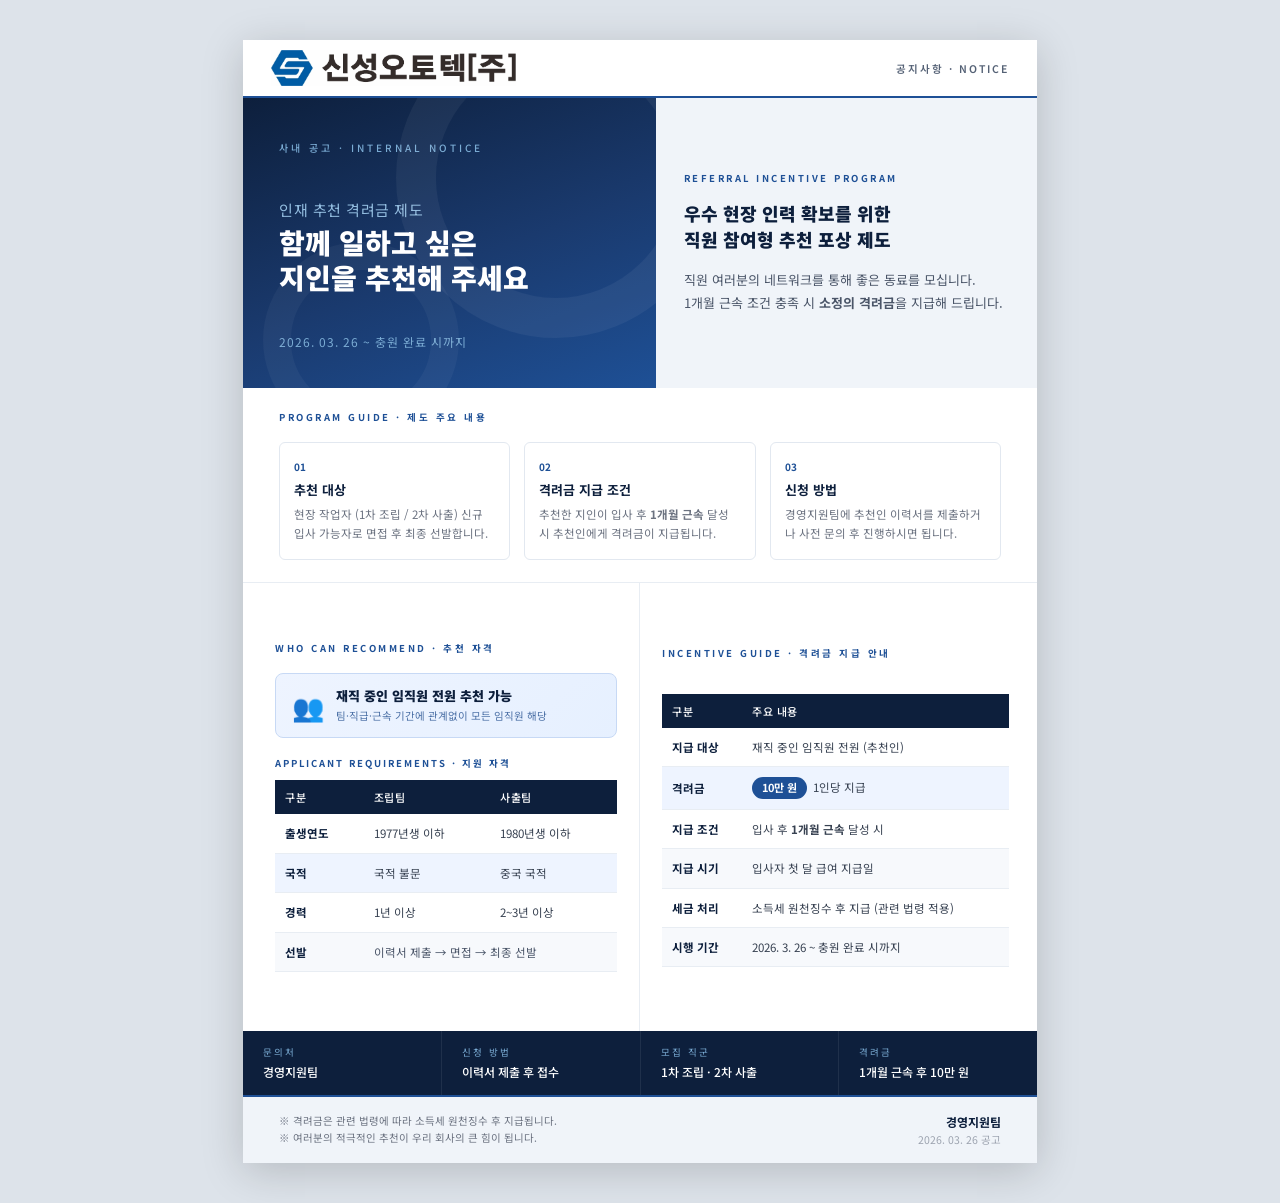
<file: 인재추천격려금_공고문.html>
<!DOCTYPE html>
<html lang="ko">
<head>
  <meta charset="UTF-8"/>
  <meta name="viewport" content="width=device-width, initial-scale=1.0"/>
  <title>사내 인재 추천 격려금 제도 시행 안내</title>
  <style>
    @import url('https://fonts.googleapis.com/css2?family=Noto+Sans+KR:wght@300;400;500;700;900&display=swap');

    * { margin: 0; padding: 0; box-sizing: border-box; }

    body {
      font-family: 'Noto Sans KR', 'Apple SD Gothic Neo', 'Malgun Gothic', sans-serif;
      background: #dde3ea;
      display: flex;
      justify-content: center;
      padding: 40px 16px;
      min-height: 100vh;
    }

    .page {
      width: 210mm;
      height: 297mm;
      background: #fff;
      box-shadow: 0 8px 40px rgba(0,0,0,0.18);
      display: flex;
      flex-direction: column;
      overflow: hidden;
    }

    @media print {
      body { background: #fff; padding: 0; margin: 0; }
      .page { width: 210mm; height: 297mm; box-shadow: none; margin: 0; overflow: hidden; }
      @page { size: A4; margin: 0; }
    }

    /* TOP LOGO BAR */
    .top-bar {
      background: #fff;
      border-bottom: 2px solid #1e5096;
      padding: 10px 28px;
      display: flex;
      align-items: center;
      justify-content: space-between;
      flex-shrink: 0;
    }
    .top-bar-logo { height: 36px; object-fit: contain; }
    .top-bar-notice {
      font-size: 10.5px;
      font-weight: 600;
      color: #0d1f3c;
      letter-spacing: 2px;
      text-transform: uppercase;
      opacity: 0.7;
    }

    /* HERO */
    .hero { display: flex; height: 290px; flex-shrink: 0; }
    .hero-left {
      width: 52%;
      background: linear-gradient(160deg, #0d1f3c 0%, #1a3a6e 55%, #1e5096 100%);
      padding: 42px 36px 38px;
      display: flex;
      flex-direction: column;
      justify-content: space-between;
      position: relative;
      overflow: hidden;
    }
    .hero-left::before {
      content: '';
      position: absolute;
      width: 240px; height: 240px;
      border-radius: 50%;
      border: 40px solid rgba(255,255,255,0.05);
      top: -80px; right: -60px;
    }
    .hero-left::after {
      content: '';
      position: absolute;
      width: 140px; height: 140px;
      border-radius: 50%;
      border: 28px solid rgba(255,255,255,0.04);
      bottom: -50px; left: 20px;
    }
    .company-label {
      font-size: 10px; font-weight: 500; letter-spacing: 3px;
      color: #7bacd4; text-transform: uppercase;
    }
    .hero-title {
      font-size: 28px; font-weight: 900; color: #fff; line-height: 1.25; margin-top: 8px;
    }
    .hero-title span {
      display: block; font-size: 15px; font-weight: 400;
      color: #93bde0; margin-bottom: 6px; letter-spacing: 0.5px;
    }
    .hero-period { font-size: 12px; color: #7bacd4; letter-spacing: 1px; }

    .hero-right {
      width: 48%;
      background: #f0f4f9;
      padding: 36px 28px;
      display: flex; flex-direction: column; justify-content: center; gap: 16px;
    }
    .hero-right-label {
      font-size: 9.5px; letter-spacing: 2.5px; color: #1e5096;
      font-weight: 700; text-transform: uppercase;
    }
    .hero-right-heading {
      font-size: 18px; font-weight: 900; color: #0d1f3c; line-height: 1.4;
    }
    .hero-right-desc { font-size: 13px; color: #4a5568; line-height: 1.8; }

    /* VALUE CARDS */
    .values-section {
      background: #fff;
      padding: 22px 36px;
      border-bottom: 1px solid #e8edf3;
      flex-shrink: 0;
    }
    .section-label {
      font-size: 9.5px; letter-spacing: 2.5px; color: #1e5096;
      font-weight: 700; text-transform: uppercase; margin-bottom: 18px;
    }
    .cards-grid {
      display: grid; grid-template-columns: repeat(3, 1fr); gap: 14px;
    }
    .val-card {
      border: 1px solid #e2e8f0; border-radius: 6px; padding: 16px 14px;
    }
    .val-card-num {
      font-size: 10px; font-weight: 700; color: #1e5096; margin-bottom: 8px; display: block;
    }
    .val-card-title {
      font-size: 13px; font-weight: 700; color: #0d1f3c; margin-bottom: 6px; line-height: 1.3;
    }
    .val-card-desc { font-size: 11.5px; color: #6b7280; line-height: 1.65; }

    /* BOTTOM SPLIT */
    .bottom-split { display: flex; flex: 1; min-height: 0; }

    .talent-section {
      width: 50%;
      padding: 24px 22px 24px 32px;
      border-right: 1px solid #e8edf3;
      background: #fff;
      display: flex; flex-direction: column;
      justify-content: center;
      gap: 18px;
      overflow: hidden;
    }
    .recommender-card {
      background: linear-gradient(135deg, #eef4ff 0%, #e6f0ff 100%);
      border: 1.5px solid #c7d9f5;
      border-radius: 8px;
      padding: 13px 16px;
      display: flex; align-items: center; gap: 12px;
    }
    .recommender-icon { font-size: 26px; flex-shrink: 0; }
    .recommender-text { flex: 1; }
    .recommender-main {
      font-size: 13px; font-weight: 900; color: #0d1f3c;
      line-height: 1.35; margin-bottom: 3px; white-space: nowrap;
    }
    .recommender-sub { font-size: 10.5px; color: #4a6fa5; line-height: 1.55; }
    .sub-section-label {
      font-size: 9.5px; letter-spacing: 2px; color: #1e5096;
      font-weight: 700; text-transform: uppercase; margin-bottom: 10px;
    }

    .guide-section {
      width: 50%;
      padding: 24px 28px 24px 22px;
      background: #fff;
      display: flex; flex-direction: column;
      justify-content: center;
      overflow: hidden;
    }

    /* TABLES */
    .guide-table {
      width: 100%; border-collapse: collapse; font-size: 12px; margin-top: 0;
    }
    .guide-table thead tr { background: #0d1f3c; color: #fff; }
    .guide-table thead th {
      padding: 9px 10px; text-align: left;
      font-weight: 500; font-size: 11px; letter-spacing: 0.5px;
    }
    .guide-table tbody tr { border-bottom: 1px solid #e8edf3; }
    .guide-table tbody tr:nth-child(even) { background: #f7f9fc; }
    .guide-table td {
      padding: 10px 10px; vertical-align: middle;
      color: #374151; line-height: 1.6; font-size: 11.5px;
    }
    .guide-table td:first-child {
      font-weight: 700; color: #0d1f3c; white-space: nowrap;
    }
    .highlight-row td { background: #eef4ff !important; }
    .amount-badge {
      display: inline-block; background: #1e5096; color: #fff;
      font-size: 11px; font-weight: 700; padding: 2px 10px; border-radius: 12px;
    }

    /* INFO STRIP */
    .info-strip {
      background: #0d1f3c; display: flex; align-items: stretch; flex-shrink: 0;
    }
    .info-item {
      flex: 1; padding: 14px 20px;
      border-right: 1px solid rgba(255,255,255,0.08);
    }
    .info-item:last-child { border-right: none; }
    .info-item-label {
      font-size: 9.5px; letter-spacing: 2px; color: #7bacd4;
      text-transform: uppercase; margin-bottom: 4px;
    }
    .info-item-value { font-size: 12px; color: #fff; font-weight: 500; line-height: 1.5; }

    /* FOOTER */
    .footer {
      background: #f0f4f9; padding: 16px 36px;
      display: flex; align-items: center; justify-content: space-between;
      border-top: 2px solid #1e5096; flex-shrink: 0;
    }
    .footer-note { font-size: 10.5px; color: #6b7280; line-height: 1.6; }
    .footer-note strong { color: #374151; }
    .footer-date { font-size: 10.5px; color: #9ca3af; text-align: right; }
    .footer-date strong {
      display: block; font-size: 12px; color: #0d1f3c; margin-bottom: 2px;
    }

    /* ══════════════════════════
       RESPONSIVE (MOBILE)
    ══════════════════════════ */
    @media screen and (max-width: 680px) {
      body {
        padding: 0;
        background: #fff;
      }
      .page {
        width: 100%;
        height: auto;
        min-height: unset;
        box-shadow: none;
        overflow: visible;
      }

      /* 로고 바 */
      .top-bar {
        padding: 10px 16px;
      }
      .top-bar-logo { height: 28px; }
      .top-bar-notice { font-size: 9.5px; }

      /* 히어로: 세로 스택 */
      .hero {
        flex-direction: column;
        height: auto;
      }
      .hero-left {
        width: 100%;
        padding: 28px 20px 24px;
      }
      .hero-title { font-size: 22px; }
      .hero-title span { font-size: 12px; }
      .hero-period { font-size: 11px; margin-top: 10px; }

      .hero-right {
        width: 100%;
        padding: 20px 20px;
        gap: 10px;
      }
      .hero-right-heading { font-size: 15px; }
      .hero-right-desc { font-size: 12px; }

      /* 제도 주요 내용: 세로 스택 */
      .values-section { padding: 18px 16px; }
      .cards-grid {
        grid-template-columns: 1fr;
        gap: 10px;
      }
      .val-card { padding: 12px 12px; }

      /* 하단 2단: 세로 스택 */
      .bottom-split {
        flex-direction: column;
        flex: none;
      }
      .talent-section {
        width: 100%;
        padding: 20px 16px;
        border-right: none;
        border-bottom: 1px solid #e8edf3;
        justify-content: flex-start;
      }
      .guide-section {
        width: 100%;
        padding: 20px 16px;
        justify-content: flex-start;
      }

      /* 테이블 작은 화면 대응 */
      .guide-table { font-size: 11px; }
      .guide-table thead th { padding: 7px 8px; font-size: 10px; }
      .guide-table td { padding: 8px 8px; font-size: 11px; }

      /* 정보 스트립: 2×2 그리드 */
      .info-strip {
        flex-wrap: wrap;
      }
      .info-item {
        width: 50%;
        flex: none;
        padding: 12px 14px;
        border-right: 1px solid rgba(255,255,255,0.08);
        border-bottom: 1px solid rgba(255,255,255,0.08);
      }
      .info-item:nth-child(2n) { border-right: none; }
      .info-item:nth-child(3),
      .info-item:nth-child(4) { border-bottom: none; }

      /* 푸터 */
      .footer {
        padding: 14px 16px;
        flex-direction: column;
        align-items: flex-start;
        gap: 8px;
      }
      .footer-date { text-align: left; }
    }

    @media screen and (min-width: 681px) and (max-width: 900px) {
      body { padding: 20px 10px; }
      .page {
        width: 100%;
        max-width: 720px;
        height: auto;
        min-height: unset;
        overflow: visible;
      }
      .hero { height: auto; min-height: 220px; }
      .bottom-split { flex: none; }
      .talent-section, .guide-section { justify-content: flex-start; padding-top: 20px; }
    }
  </style>
</head>
<body>
<div class="page">

  <!-- ⓪ 상단 로고 바 -->
  <div class="top-bar">
    <img class="top-bar-logo" src="[data-uri]" alt="신성오토텍 로고" />
    <div class="top-bar-notice">공지사항 · Notice</div>
  </div>

  <!-- ① 히어로 -->
  <div class="hero">
    <div class="hero-left">
      <div class="company-label">사내 공고 · Internal Notice</div>
      <div>
        <div class="hero-title">
          <span>인재 추천 격려금 제도</span>
          함께 일하고 싶은<br>지인을 추천해 주세요
        </div>
      </div>
      <div class="hero-period">2026. 03. 26 ~ 충원 완료 시까지</div>
    </div>
    <div class="hero-right">
      <div class="hero-right-label">Referral Incentive Program</div>
      <div class="hero-right-heading">우수 현장 인력 확보를 위한<br>직원 참여형 추천 포상 제도</div>
      <div class="hero-right-desc">
        직원 여러분의 네트워크를 통해 좋은 동료를 모십니다.<br>
        1개월 근속 조건 충족 시 <strong>소정의 격려금</strong>을 지급해 드립니다.
      </div>
    </div>
  </div>

  <!-- ② 제도 주요 내용 -->
  <div class="values-section">
    <div class="section-label">Program Guide · 제도 주요 내용</div>
    <div class="cards-grid">
      <div class="val-card">
        <span class="val-card-num">01</span>
        <div class="val-card-title">추천 대상</div>
        <div class="val-card-desc">현장 작업자 (1차 조립 / 2차 사출) 신규 입사 가능자로 면접 후 최종 선발합니다.</div>
      </div>
      <div class="val-card">
        <span class="val-card-num">02</span>
        <div class="val-card-title">격려금 지급 조건</div>
        <div class="val-card-desc">추천한 지인이 입사 후 <strong>1개월 근속</strong> 달성 시 추천인에게 격려금이 지급됩니다.</div>
      </div>
      <div class="val-card">
        <span class="val-card-num">03</span>
        <div class="val-card-title">신청 방법</div>
        <div class="val-card-desc">경영지원팀에 추천인 이력서를 제출하거나 사전 문의 후 진행하시면 됩니다.</div>
      </div>
    </div>
  </div>

  <!-- ③ 하단 2단 -->
  <div class="bottom-split">

    <!-- 왼쪽: 추천 자격 + 지원 자격 -->
    <div class="talent-section">
      <div>
        <div class="section-label">Who Can Recommend · 추천 자격</div>
        <div class="recommender-card">
          <span class="recommender-icon">👥</span>
          <div class="recommender-text">
            <div class="recommender-main">재직 중인 임직원 전원 추천 가능</div>
            <div class="recommender-sub">팀·직급·근속 기간에 관계없이 모든 임직원 해당</div>
          </div>
        </div>
      </div>
      <div>
        <div class="sub-section-label">Applicant Requirements · 지원 자격</div>
        <table class="guide-table">
          <thead>
            <tr>
              <th>구분</th>
              <th>조립팀</th>
              <th>사출팀</th>
            </tr>
          </thead>
          <tbody>
            <tr>
              <td>출생연도</td>
              <td>1977년생 이하</td>
              <td>1980년생 이하</td>
            </tr>
            <tr class="highlight-row">
              <td>국적</td>
              <td>국적 불문</td>
              <td>중국 국적</td>
            </tr>
            <tr>
              <td>경력</td>
              <td>1년 이상</td>
              <td>2~3년 이상</td>
            </tr>
            <tr>
              <td>선발</td>
              <td colspan="2" style="text-align:left; color:#4a5568;">이력서 제출 → 면접 → 최종 선발</td>
            </tr>
          </tbody>
        </table>
      </div>
    </div>

    <!-- 오른쪽: 격려금 지급 안내 -->
    <div class="guide-section">
      <div class="section-label">Incentive Guide · 격려금 지급 안내</div>
      <table class="guide-table" style="margin-top:16px;">
        <thead>
          <tr>
            <th>구분</th>
            <th>주요 내용</th>
          </tr>
        </thead>
        <tbody>
          <tr>
            <td>지급 대상</td>
            <td>재직 중인 임직원 전원 (추천인)</td>
          </tr>
          <tr class="highlight-row">
            <td>격려금</td>
            <td><span class="amount-badge">10만 원</span>&nbsp; 1인당 지급</td>
          </tr>
          <tr>
            <td>지급 조건</td>
            <td>입사 후 <strong>1개월 근속</strong> 달성 시</td>
          </tr>
          <tr>
            <td>지급 시기</td>
            <td>입사자 첫 달 급여 지급일</td>
          </tr>
          <tr>
            <td>세금 처리</td>
            <td>소득세 원천징수 후 지급 (관련 법령 적용)</td>
          </tr>
          <tr>
            <td>시행 기간</td>
            <td>2026. 3. 26 ~ 충원 완료 시까지</td>
          </tr>
        </tbody>
      </table>
    </div>

  </div>

  <!-- ④ 정보 스트립 -->
  <div class="info-strip">
    <div class="info-item">
      <div class="info-item-label">문의처</div>
      <div class="info-item-value">경영지원팀</div>
    </div>
    <div class="info-item">
      <div class="info-item-label">신청 방법</div>
      <div class="info-item-value">이력서 제출 후 접수</div>
    </div>
    <div class="info-item">
      <div class="info-item-label">모집 직군</div>
      <div class="info-item-value">1차 조립 · 2차 사출</div>
    </div>
    <div class="info-item">
      <div class="info-item-label">격려금</div>
      <div class="info-item-value">1개월 근속 후 10만 원</div>
    </div>
  </div>

  <!-- ⑤ 푸터 -->
  <div class="footer">
    <div class="footer-note">
      ※ 격려금은 관련 법령에 따라 소득세 원천징수 후 지급됩니다.<br>
      ※ 여러분의 적극적인 추천이 우리 회사의 큰 힘이 됩니다.
    </div>
    <div class="footer-date">
      <strong>경영지원팀</strong>
      2026. 03. 26 공고
    </div>
  </div>

</div>
</body>
</html>
</file>
<file: eval/style.css>
/* ── 기본 설정 ─────────────────────────────────── */
* { box-sizing: border-box; margin: 0; padding: 0; }

body {
  font-family: 'Malgun Gothic', '맑은 고딕', sans-serif;
  background: #f0f4f8;
  color: #1a202c;
  min-height: 100vh;
}

/* ── 상단 헤더 ──────────────────────────────────── */
header {
  background: linear-gradient(135deg, #1F3864 0%, #2E75B6 100%);
  color: white;
  padding: 16px 32px;
  display: flex;
  align-items: center;
  justify-content: space-between;
  box-shadow: 0 2px 8px rgba(0,0,0,0.2);
  position: sticky; top: 0; z-index: 100;
}
header .logo { font-size: 18px; font-weight: bold; letter-spacing: 1px; }
header .logo span { color: #BDD7EE; font-size: 13px; display: block; font-weight: normal; }
header nav { display: flex; gap: 8px; }
header nav button {
  background: rgba(255,255,255,0.15);
  border: 1px solid rgba(255,255,255,0.3);
  color: white;
  padding: 8px 16px;
  border-radius: 6px;
  cursor: pointer;
  font-size: 13px;
  font-family: inherit;
  transition: all 0.2s;
}
header nav button:hover { background: rgba(255,255,255,0.3); }
header nav button.active { background: white; color: #1F3864; font-weight: bold; }

/* ── 메인 콘텐츠 ────────────────────────────────── */
main { max-width: 1300px; margin: 0 auto; padding: 32px 24px; }

/* ── 홈 화면 ────────────────────────────────────── */
.home-grid {
  display: grid;
  grid-template-columns: repeat(3, 1fr);
  gap: 24px;
  margin-top: 16px;
}
.home-card {
  background: white;
  border-radius: 16px;
  padding: 40px 32px;
  text-align: center;
  box-shadow: 0 4px 16px rgba(0,0,0,0.08);
  cursor: pointer;
  transition: all 0.3s;
  border: 2px solid transparent;
}
.home-card:hover { transform: translateY(-4px); box-shadow: 0 8px 24px rgba(0,0,0,0.15); }
.home-card.self:hover { border-color: #2E75B6; }
.home-card.manager:hover { border-color: #70AD47; }
.home-card.admin:hover { border-color: #ED7D31; }
.home-card .icon { font-size: 48px; margin-bottom: 16px; }
.home-card h2 { font-size: 18px; margin-bottom: 8px; color: #1F3864; }
.home-card p { font-size: 13px; color: #718096; line-height: 1.6; }
.home-card .badge {
  display: inline-block; margin-top: 16px;
  padding: 4px 12px; border-radius: 20px; font-size: 12px; font-weight: bold;
}
.home-card.self .badge { background: #BDD7EE; color: #1F3864; }
.home-card.manager .badge { background: #E2EFDA; color: #375623; }
.home-card.admin .badge { background: #FCE4D6; color: #843C0C; }

/* ── 진행 현황 바 ───────────────────────────────── */
.status-summary {
  background: white;
  border-radius: 12px;
  padding: 20px 24px;
  margin-bottom: 24px;
  box-shadow: 0 2px 8px rgba(0,0,0,0.06);
  display: flex;
  align-items: center;
  gap: 32px;
}
.status-summary .stat { text-align: center; }
.status-summary .stat .num { font-size: 28px; font-weight: bold; color: #1F3864; }
.status-summary .stat .label { font-size: 12px; color: #718096; }
.progress-bar-wrap { flex: 1; }
.progress-bar-wrap .pb-label { font-size: 13px; color: #4a5568; margin-bottom: 6px; }
.progress-bar { height: 12px; background: #e2e8f0; border-radius: 6px; overflow: hidden; margin-bottom: 8px; }
.progress-bar .fill { height: 100%; border-radius: 6px; transition: width 0.5s; }
.progress-bar .fill.self { background: #2E75B6; }
.progress-bar .fill.mgr  { background: #70AD47; }

/* ── 섹션 타이틀 ────────────────────────────────── */
.section-title {
  font-size: 20px; font-weight: bold; color: #1F3864;
  margin-bottom: 20px; padding-bottom: 8px;
  border-bottom: 3px solid #2E75B6;
  display: flex; align-items: center; gap: 8px;
}

/* ── 카드 ─────────────────────────────────────────── */
.card {
  background: white;
  border-radius: 12px;
  box-shadow: 0 2px 8px rgba(0,0,0,0.08);
  padding: 24px;
  margin-bottom: 20px;
}

/* ── 폼 요소 ─────────────────────────────────────── */
.form-group { margin-bottom: 16px; }
.form-group label { display: block; font-size: 13px; font-weight: bold; color: #4a5568; margin-bottom: 6px; }
.form-group select, .form-group input, .form-group textarea {
  width: 100%; padding: 10px 12px;
  border: 1px solid #e2e8f0; border-radius: 8px;
  font-size: 14px; font-family: inherit;
  transition: border-color 0.2s;
  background: #f8fafc;
}
.form-group select:focus, .form-group input:focus, .form-group textarea:focus {
  outline: none; border-color: #2E75B6; background: white;
}
.form-group textarea { resize: vertical; min-height: 80px; line-height: 1.6; }

/* ── 점수 입력 테이블 ───────────────────────────── */
.kpi-table { width: 100%; border-collapse: collapse; margin: 16px 0; }
.kpi-table th {
  background: #1F3864; color: white; padding: 10px 14px;
  text-align: left; font-size: 13px;
}
.kpi-table td {
  padding: 10px 14px; border-bottom: 1px solid #e2e8f0;
  font-size: 13px; vertical-align: middle;
}
.kpi-table tr:nth-child(even) td { background: #f8fafc; }
.kpi-table tr:hover td { background: #eef2ff; }
.kpi-table .category-badge {
  display: inline-block; padding: 2px 8px; border-radius: 10px;
  font-size: 11px; font-weight: bold; margin-right: 6px;
}
.category-badge.직무역량 { background: #BDD7EE; color: #1F3864; }
.category-badge.사훈실천 { background: #E2EFDA; color: #375623; }
.category-badge.태도안전 { background: #FFF2CC; color: #7F6000; }
.category-badge.사훈ESG  { background: #E2EFDA; color: #375623; }

.score-input {
  width: 70px; padding: 6px 8px; text-align: center;
  border: 1px solid #cbd5e0; border-radius: 6px;
  font-size: 14px; font-weight: bold; color: #1F3864;
}
.score-input:focus { outline: none; border-color: #2E75B6; }
.max-score { color: #a0aec0; font-size: 12px; margin-left: 4px; }

/* ── 슬라이더 + 숫자 ────────────────────────────── */
.score-row { display: flex; align-items: center; gap: 8px; }
.score-slider { flex: 1; accent-color: #2E75B6; cursor: pointer; }

/* ── 버튼 ─────────────────────────────────────────── */
.btn {
  display: inline-flex; align-items: center; gap: 6px;
  padding: 10px 24px; border-radius: 8px; border: none;
  font-size: 14px; font-weight: bold; font-family: inherit;
  cursor: pointer; transition: all 0.2s;
}
.btn-primary { background: #1F3864; color: white; }
.btn-primary:hover { background: #2E75B6; }
.btn-success { background: #70AD47; color: white; }
.btn-success:hover { background: #548235; }
.btn-warning { background: #ED7D31; color: white; }
.btn-warning:hover { background: #C55A11; }
.btn-outline { background: transparent; color: #1F3864; border: 2px solid #1F3864; }
.btn-outline:hover { background: #1F3864; color: white; }
.btn-sm { padding: 6px 14px; font-size: 12px; }

/* ── 알림 ─────────────────────────────────────────── */
.alert {
  padding: 12px 16px; border-radius: 8px; margin-bottom: 16px; font-size: 13px;
}
.alert-success { background: #E2EFDA; color: #375623; border: 1px solid #A9D18E; }
.alert-error   { background: #FFE2E2; color: #822727; border: 1px solid #FC8181; }
.alert-info    { background: #BDD7EE; color: #1F3864; border: 1px solid #2E75B6; }
.alert-warning { background: #FFF2CC; color: #7F6000; border: 1px solid #FFD966; }

/* ── 관리자 대시보드 ────────────────────────────── */
.admin-stats {
  display: grid;
  grid-template-columns: repeat(4, 1fr);
  gap: 16px;
  margin-bottom: 24px;
}
.admin-stat-card {
  background: white; border-radius: 12px; padding: 20px;
  box-shadow: 0 2px 8px rgba(0,0,0,0.06); text-align: center;
}
.admin-stat-card .big-num { font-size: 36px; font-weight: bold; }
.admin-stat-card .label   { font-size: 13px; color: #718096; margin-top: 4px; }
.admin-stat-card.blue  .big-num { color: #1F3864; }
.admin-stat-card.green .big-num { color: #70AD47; }
.admin-stat-card.orange .big-num { color: #ED7D31; }
.admin-stat-card.red    .big-num { color: #E53E3E; }

.result-table {
  width: 100%; border-collapse: collapse; font-size: 13px;
  background: white;
}
.result-table th {
  background: #1F3864; color: white; padding: 10px 12px;
  text-align: center;
}
.result-table td { padding: 9px 12px; border-bottom: 1px solid #e2e8f0; text-align: center; }
.result-table tr:hover td { background: #eef2ff; }
.result-table .grade {
  display: inline-block; padding: 2px 10px; border-radius: 10px;
  font-weight: bold; font-size: 12px;
}
.grade.S { background: #FFF2CC; color: #7F6000; }
.grade.A { background: #E2EFDA; color: #375623; }
.grade.B { background: #BDD7EE; color: #1F3864; }
.grade.C { background: #FCE4D6; color: #843C0C; }
.grade.D { background: #FFE2E2; color: #822727; }

/* ── 탭 ──────────────────────────────────────────── */
.tabs { display: flex; gap: 4px; margin-bottom: 20px; border-bottom: 2px solid #e2e8f0; }
.tab {
  padding: 10px 20px; border: none; background: none;
  font-size: 14px; font-family: inherit; cursor: pointer;
  border-bottom: 3px solid transparent; margin-bottom: -2px;
  color: #718096; transition: all 0.2s;
}
.tab.active { border-bottom-color: #2E75B6; color: #1F3864; font-weight: bold; }
.tab:hover { color: #2E75B6; }

/* ── 점수 색상 ──────────────────────────────────── */
.score-excellent { color: #375623; font-weight: bold; }
.score-good      { color: #1F3864; font-weight: bold; }
.score-average   { color: #7F6000; }
.score-poor      { color: #822727; }

/* ── 비밀번호 화면 ──────────────────────────────── */
.login-wrap {
  max-width: 400px; margin: 60px auto;
  background: white; border-radius: 16px; padding: 40px;
  box-shadow: 0 8px 32px rgba(0,0,0,0.1); text-align: center;
}
.login-wrap .icon { font-size: 48px; margin-bottom: 16px; }
.login-wrap h2 { font-size: 20px; color: #1F3864; margin-bottom: 8px; }
.login-wrap p  { font-size: 13px; color: #718096; margin-bottom: 24px; }

/* ── 반응형 제거 (PC 전용) ──────────────────────── */

/* ── 유틸 ────────────────────────────────────────── */
.hidden { display: none !important; }
.mt-8   { margin-top: 8px; }
.mt-16  { margin-top: 16px; }
.mt-24  { margin-top: 24px; }
.flex   { display: flex; }
.gap-16 { gap: 16px; }
.flex-1 { flex: 1; }
.text-right { text-align: right; }
.text-muted { color: #718096; font-size: 12px; }
.tag {
  display: inline-block; padding: 2px 8px; border-radius: 10px;
  font-size: 11px; font-weight: bold;
}
.tag-annual { background: #BDD7EE; color: #1F3864; }
.tag-hourly { background: #E2EFDA; color: #375623; }
.done-check { color: #70AD47; font-size: 16px; }
.pending-icon { color: #ED7D31; font-size: 16px; }

/* ── 등급 버튼 (S/A/B/C/D) ─────────────────────── */
.grade-row {
  display: flex;
  gap: 6px;
  flex-wrap: nowrap;
  margin-bottom: 6px;
}

.grade-btn {
  display: flex;
  flex-direction: row;
  align-items: center;
  justify-content: center;
  gap: 6px;
  min-width: 90px;
  padding: 8px 12px;
  border: 2px solid var(--gc, #ccc);
  border-radius: 8px;
  background: #fff;
  color: var(--gc, #555);
  cursor: pointer;
  transition: all 0.15s ease;
  font-family: inherit;
  line-height: 1.3;
  white-space: nowrap;
}
.grade-btn:hover {
  background: var(--gc, #eee);
  color: #fff;
  transform: translateY(-2px);
  box-shadow: 0 3px 8px rgba(0,0,0,0.15);
}
.grade-btn.selected {
  background: var(--gc, #555);
  color: #fff;
  box-shadow: 0 2px 8px rgba(0,0,0,0.25);
  transform: translateY(-1px);
}
.grade-btn .g-letter {
  font-size: 16px;
  font-weight: 800;
  line-height: 1;
}
.grade-btn .g-label {
  font-size: 11px;
  opacity: 0.85;
}
.grade-btn .g-pts {
  font-size: 11px;
  font-weight: 600;
}
/* 툴팁 (네이티브 title 보강) */
.grade-btn[title]:hover {
  position: relative;
  z-index: 10;
}

.grade-selected {
  font-size: 11px;
  color: #a0aec0;
  margin-top: 4px;
  min-height: 16px;
}

/* 기존 score-row 숨김 (혹시 남아있을 경우) */
.score-slider { display: none; }
</file>
